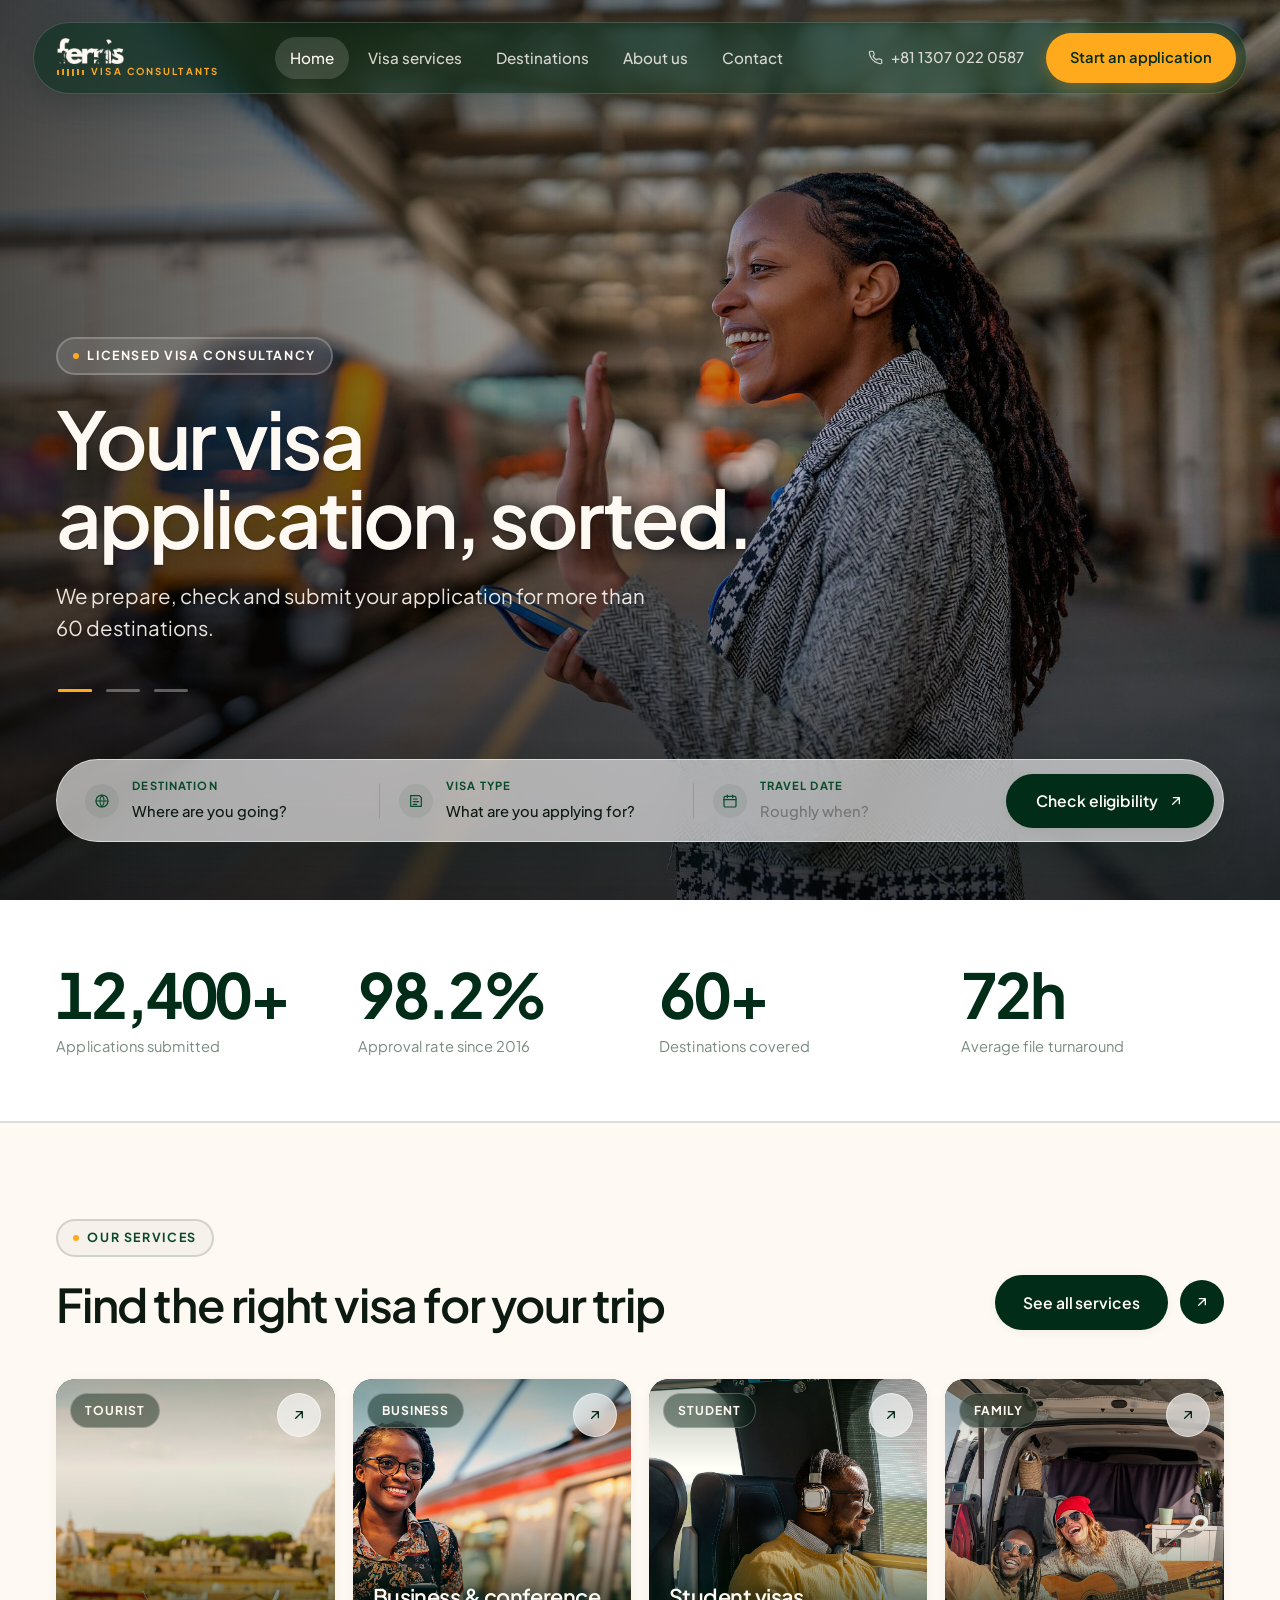
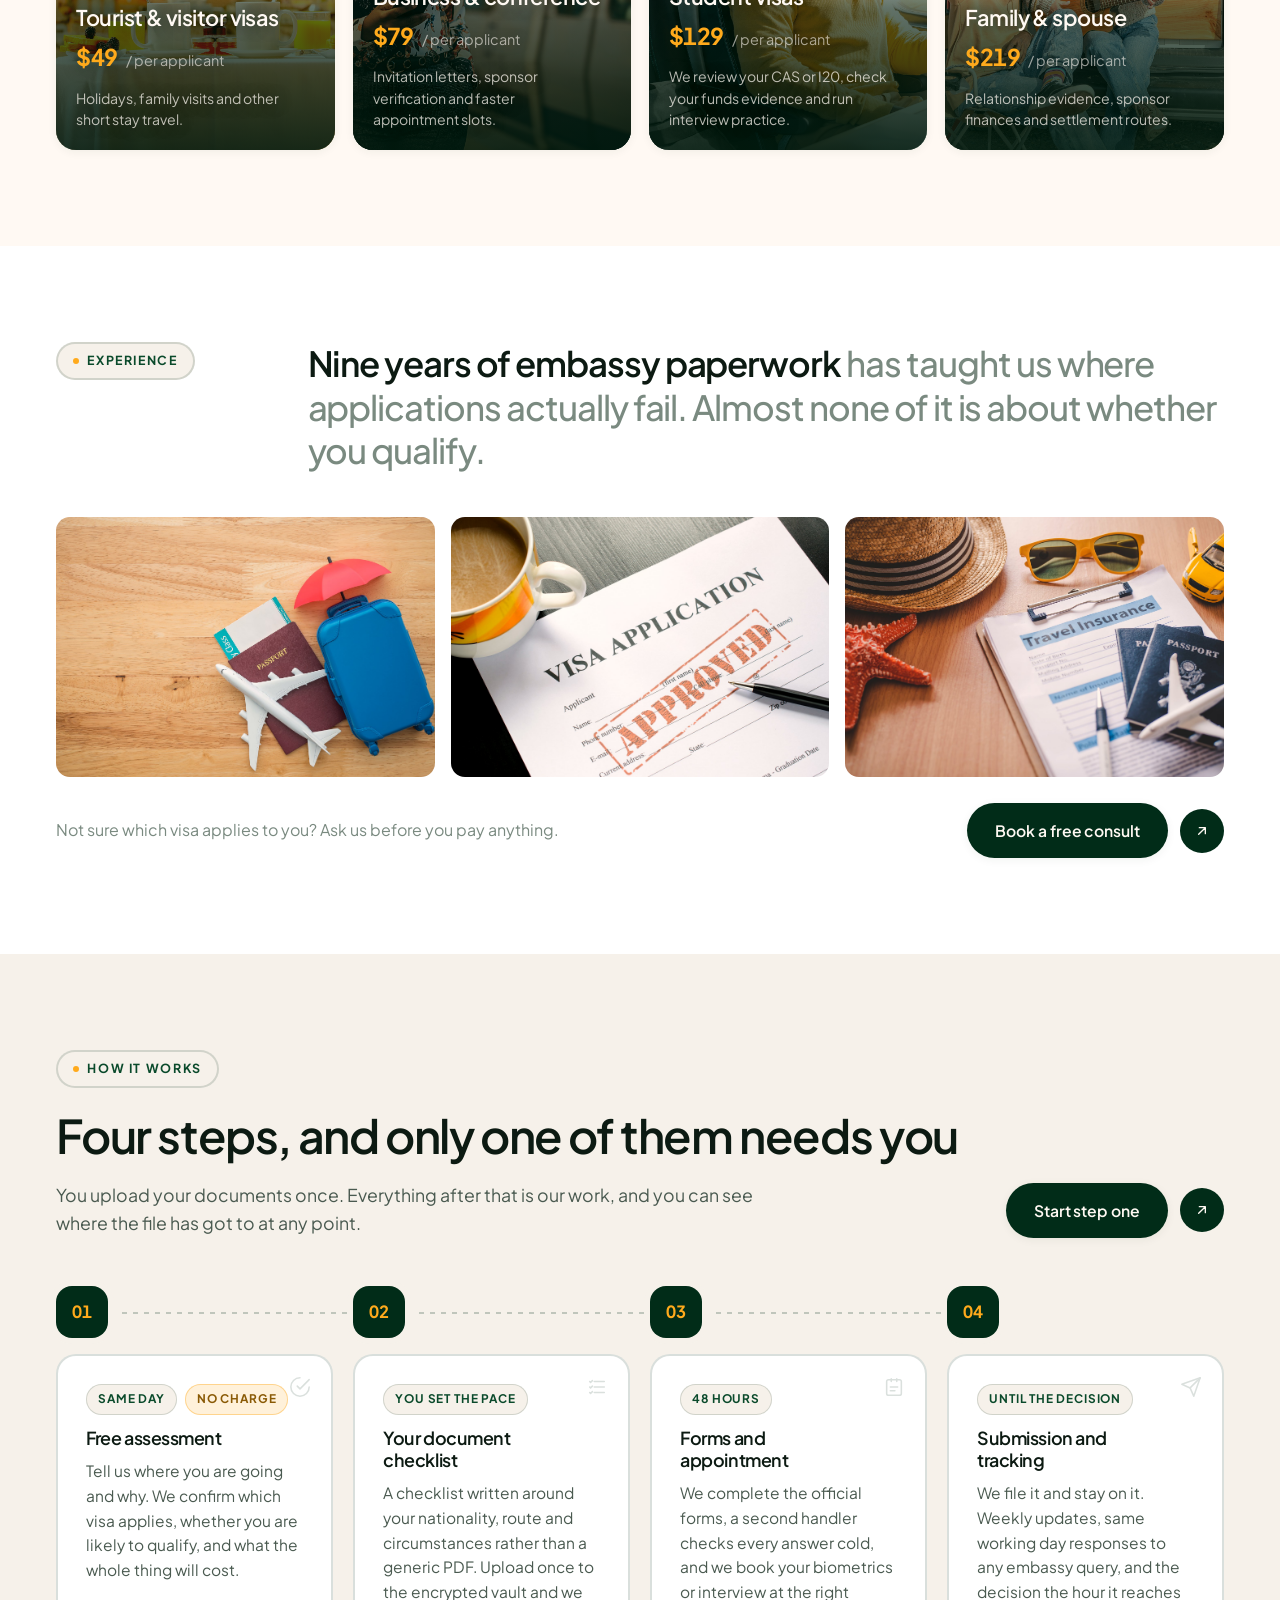
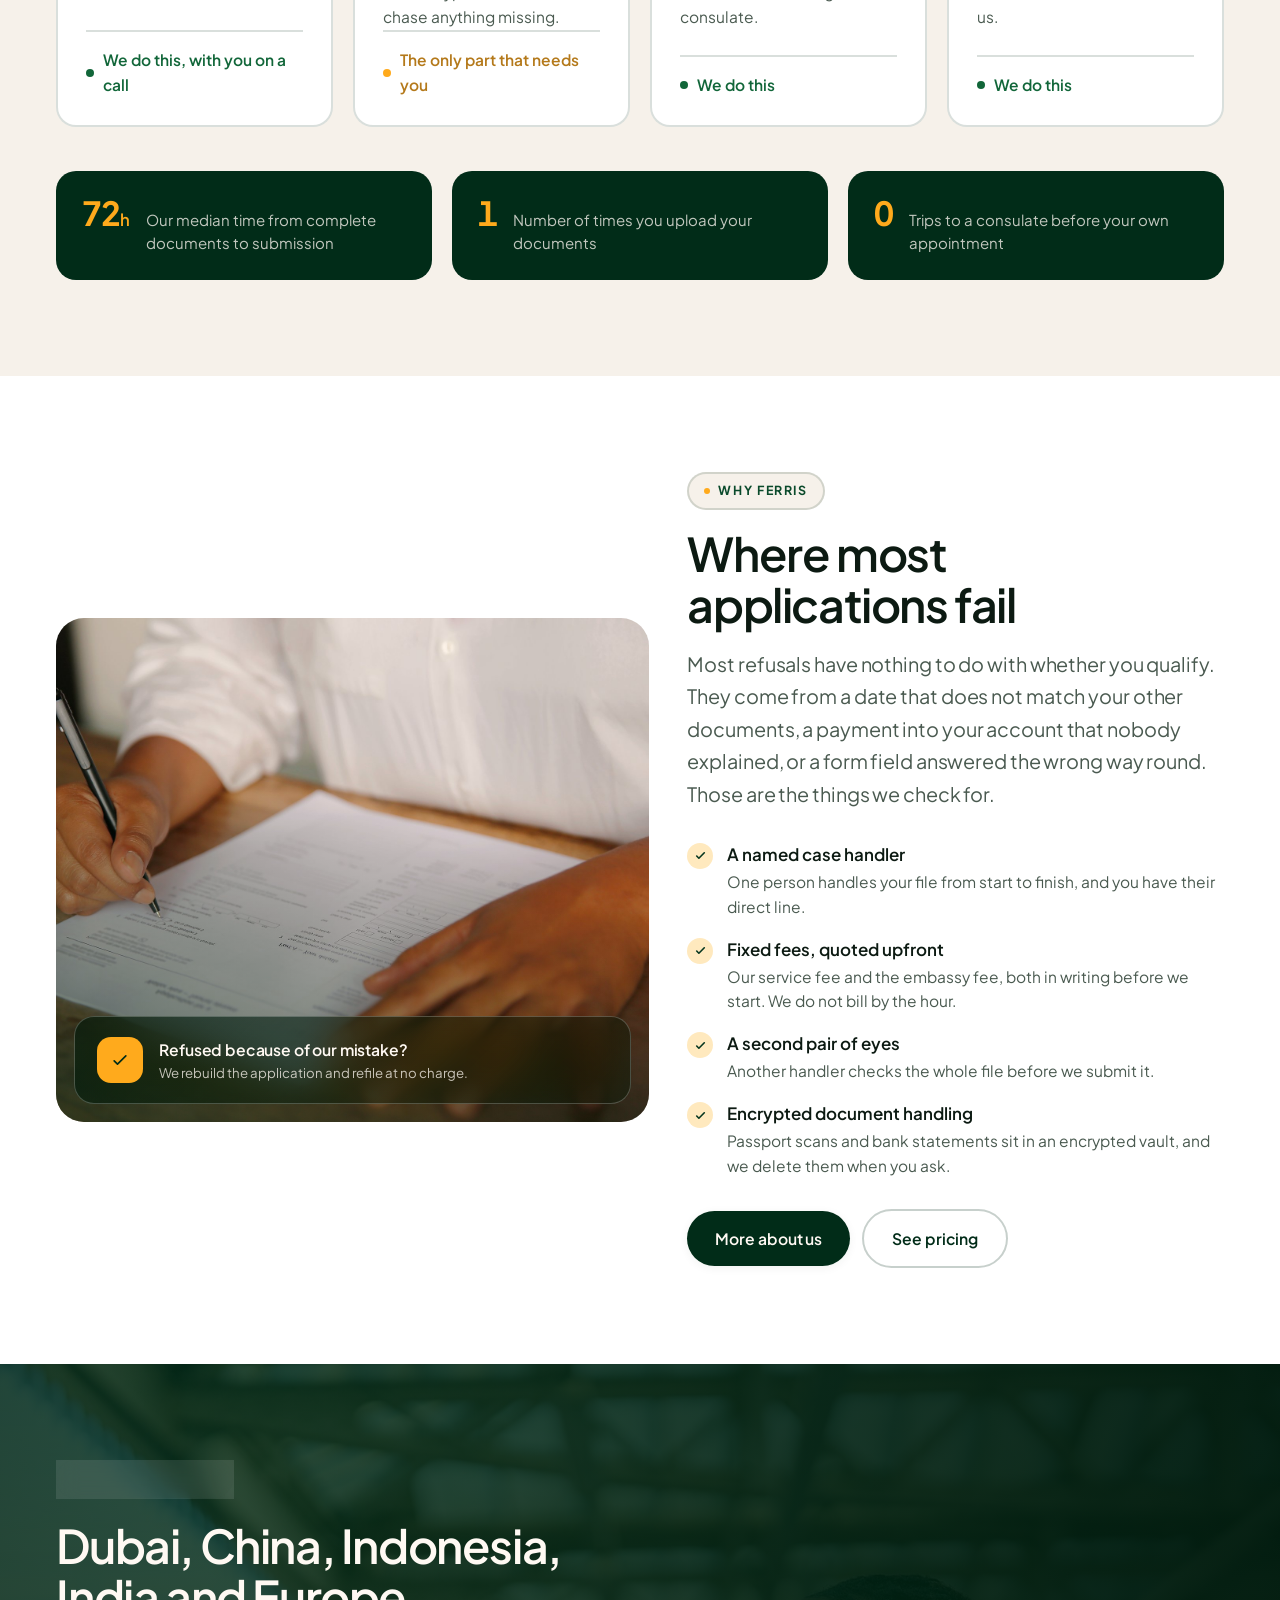
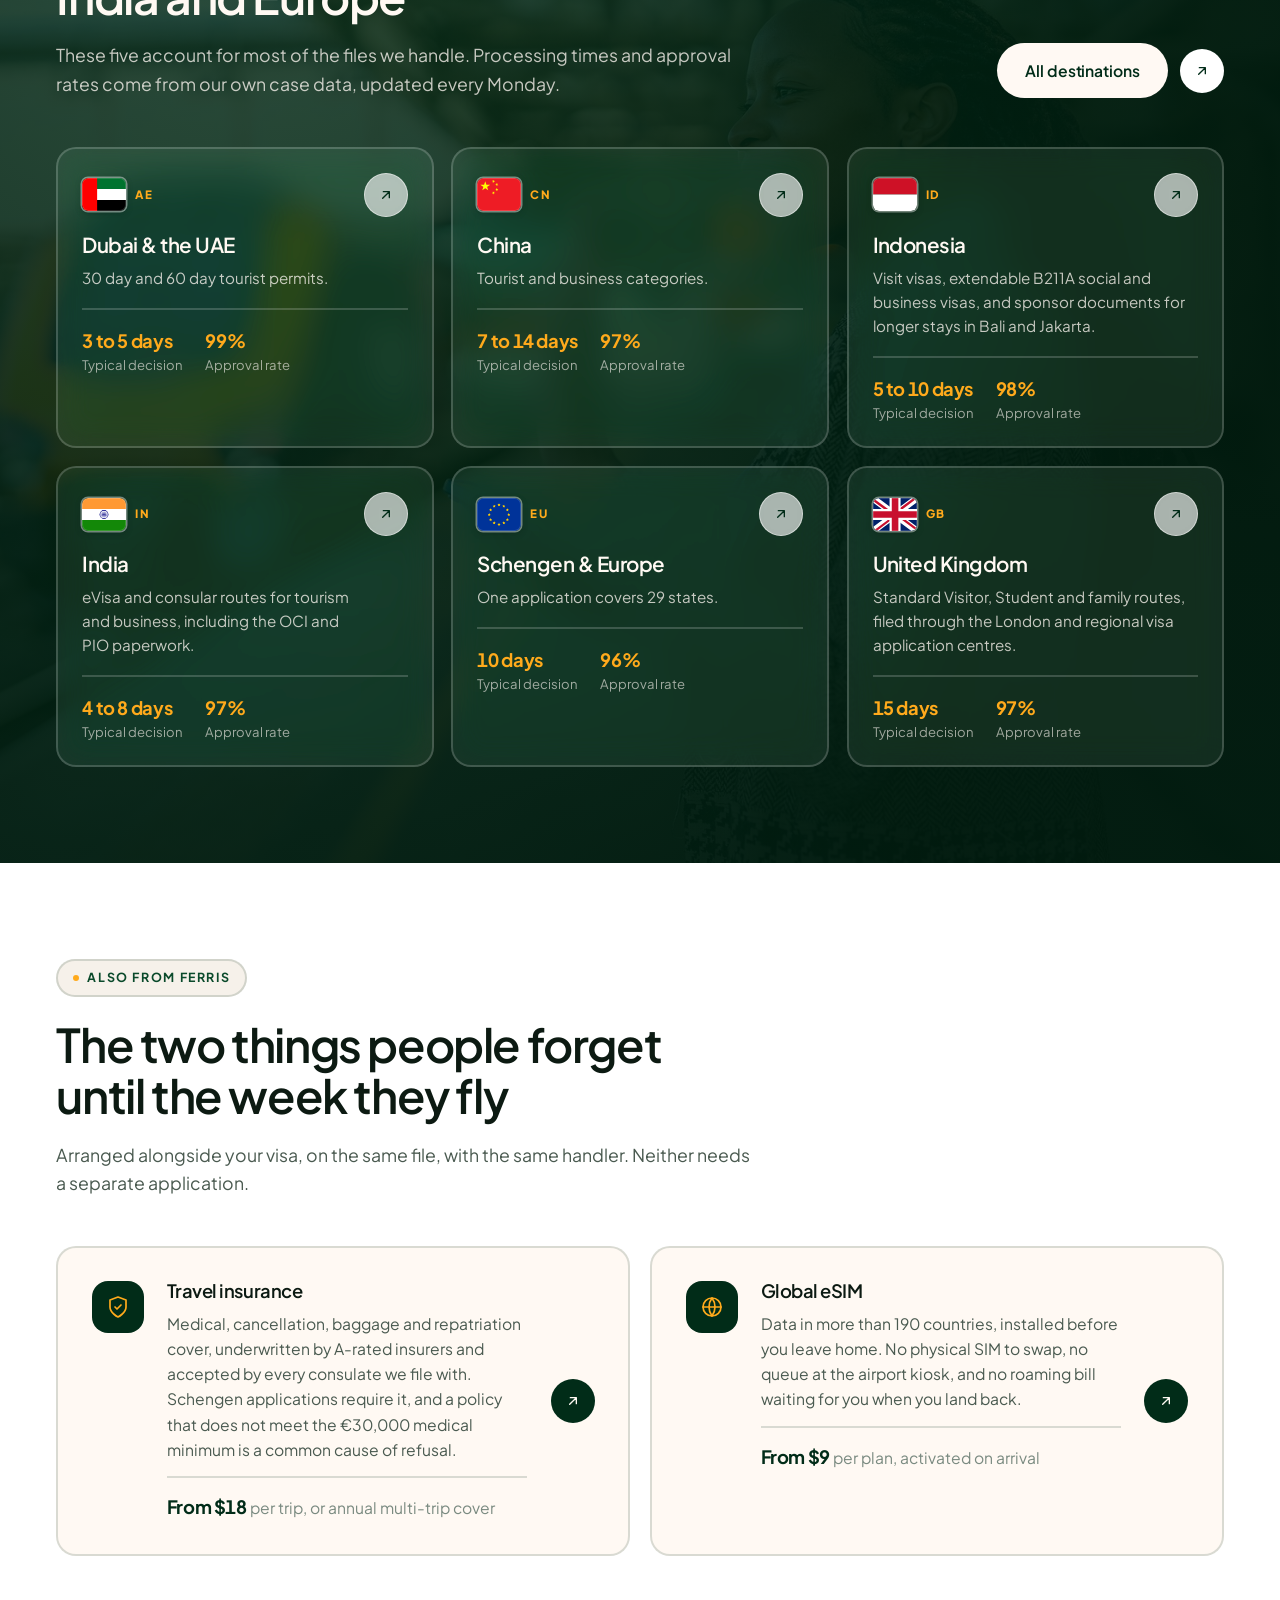
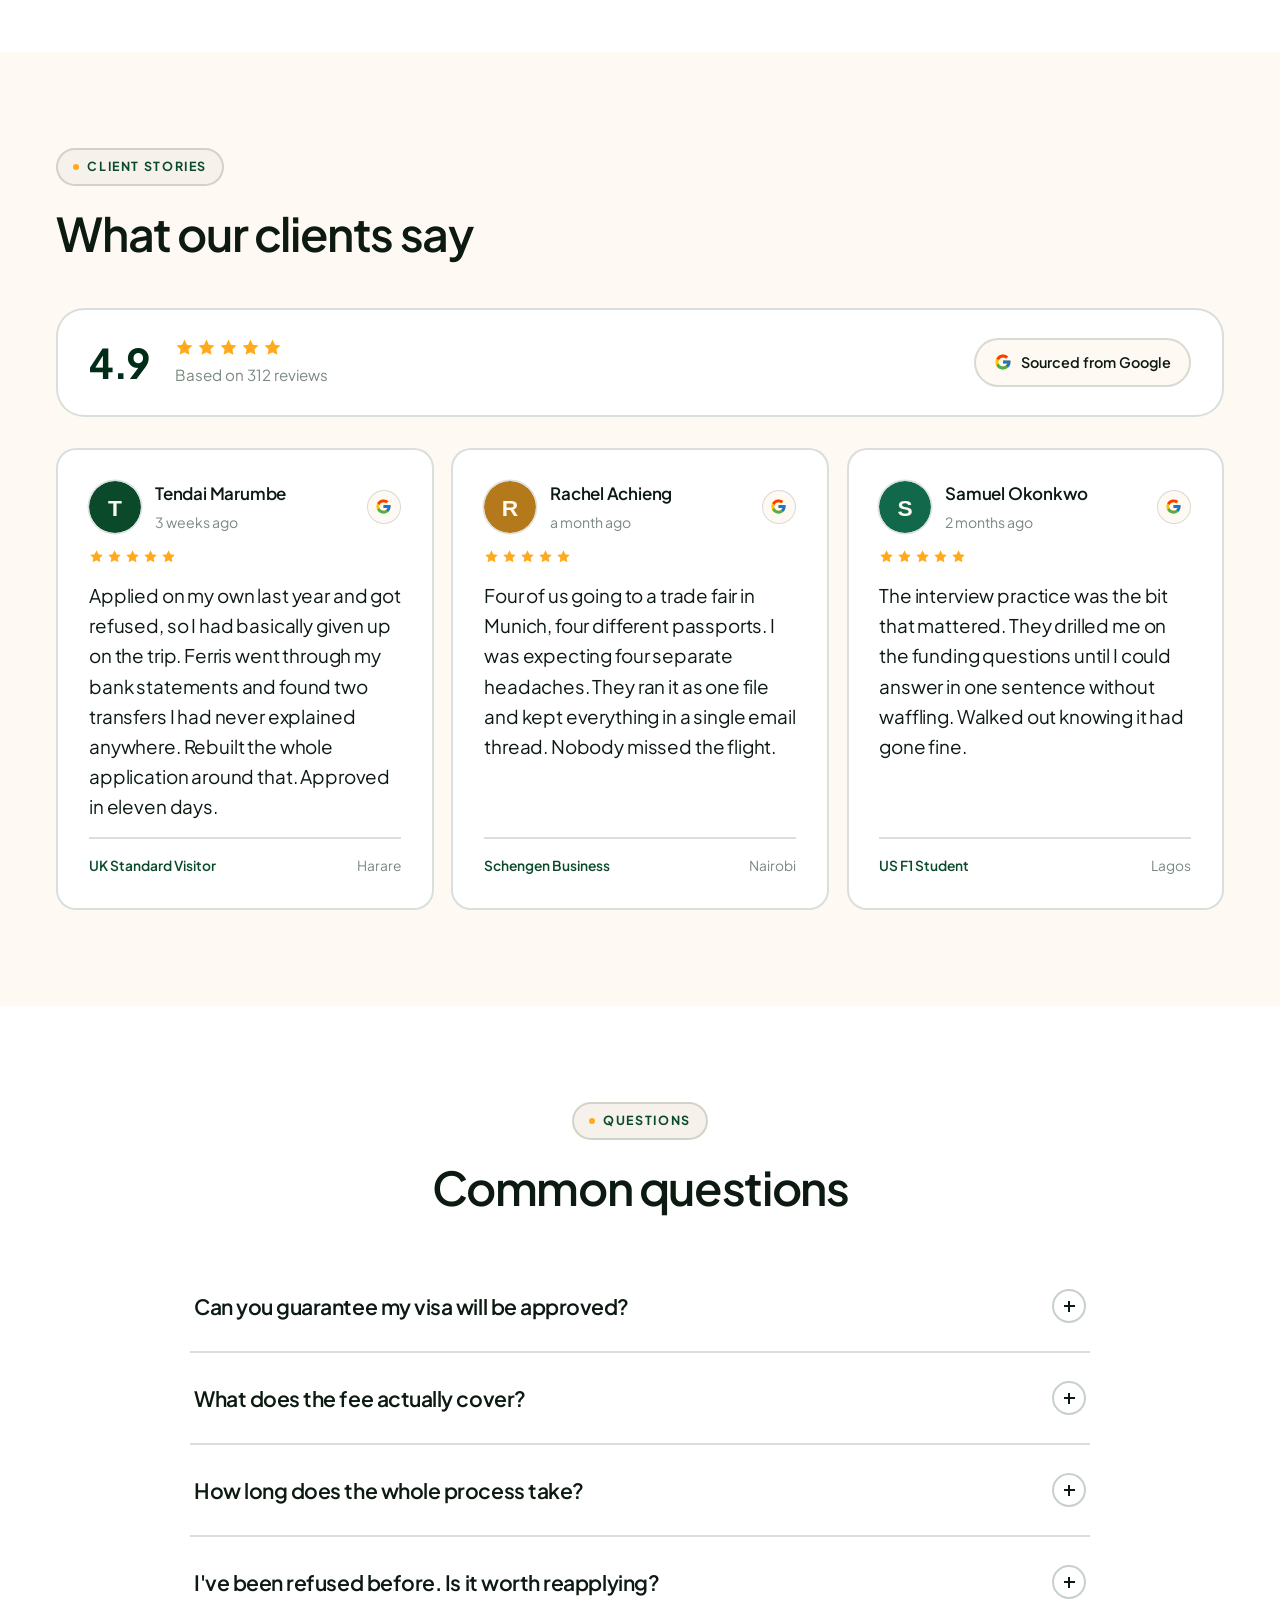
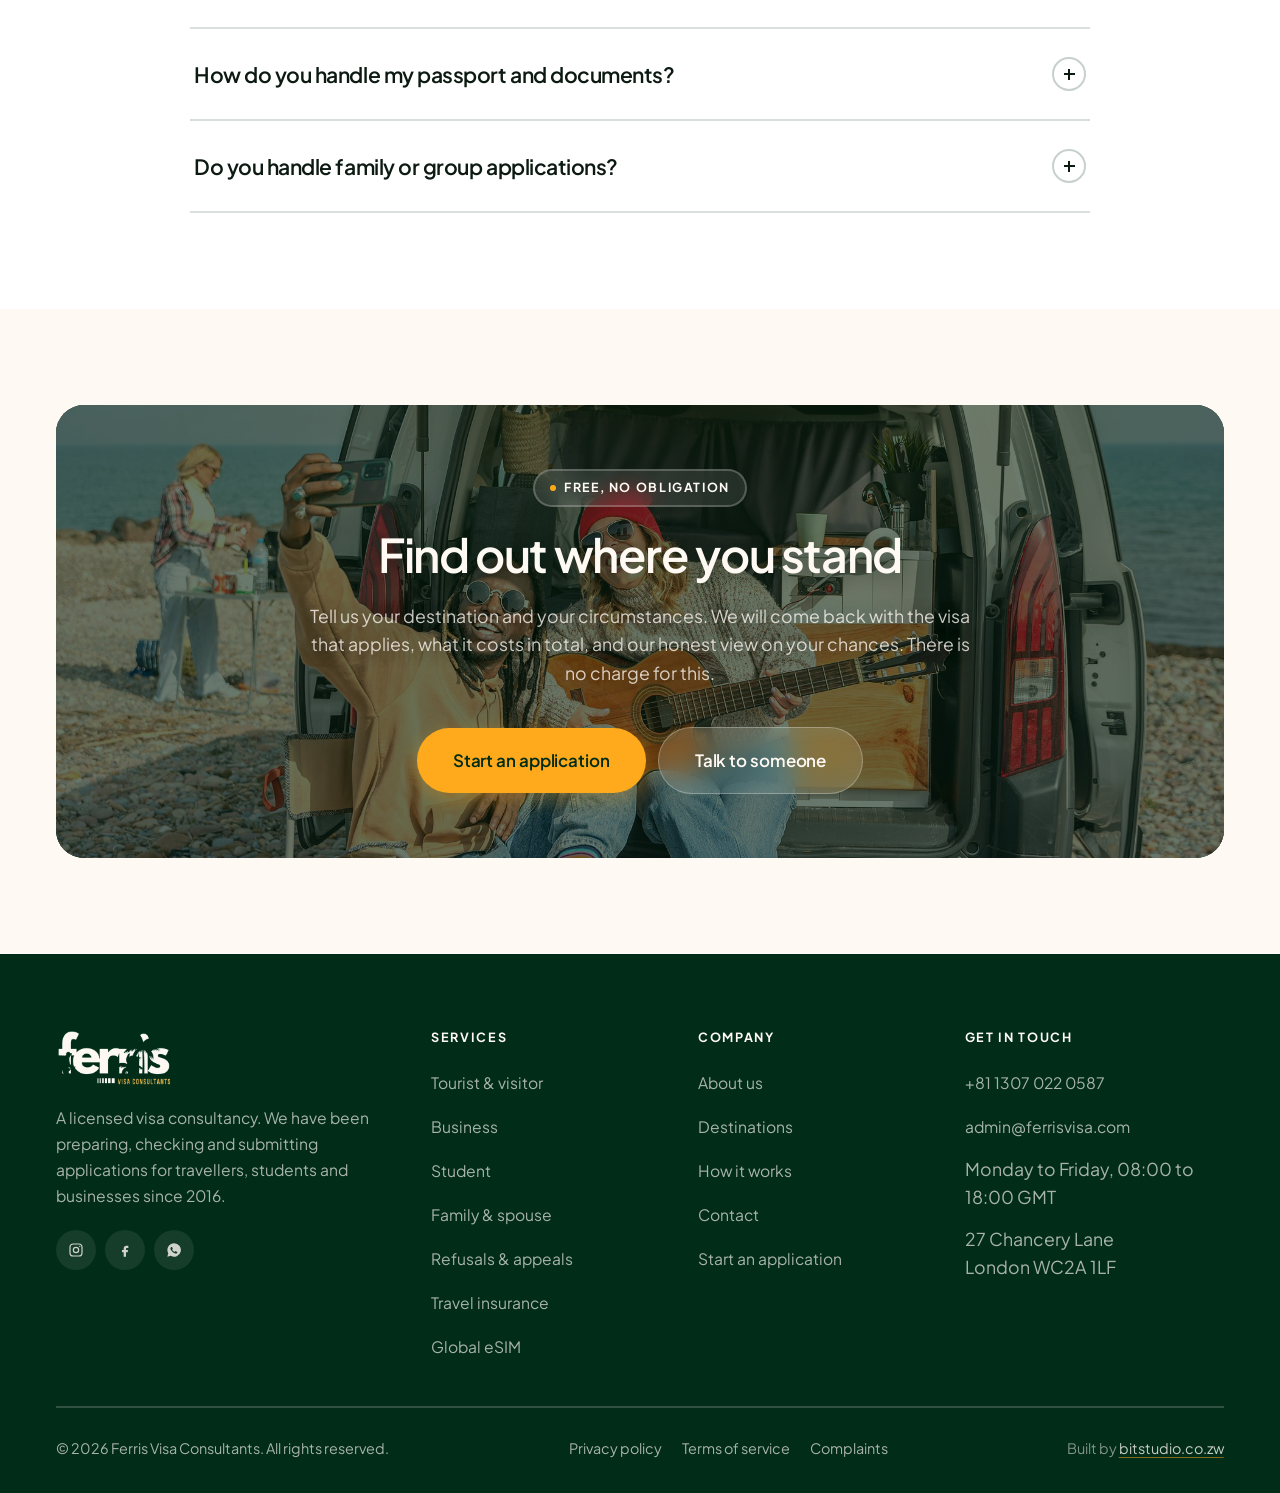
<file: index.html>
<!DOCTYPE html>
<html lang="en" class="no-js">
<head>
<meta charset="utf-8">
<meta name="viewport" content="width=device-width, initial-scale=1">
<title>Ferris Visa Consultants | Visa Services for 60+ Countries</title>
<meta name="description" content="Ferris Visa Consultants prepares, checks and submits visa applications for more than 60 destinations. Fixed fees quoted upfront and a named case handler on every file.">
<link rel="icon" href="assets/favicon.svg?v=14e6acf57c" type="image/svg+xml">
<link rel="preconnect" href="https://fonts.googleapis.com">
<link rel="preconnect" href="https://fonts.gstatic.com" crossorigin>
<link rel="stylesheet" href="assets/css/flags.css?v=064134d4d3">
<link rel="stylesheet" href="assets/css/styles.css?v=221f9d4876">
<script>document.documentElement.classList.remove('no-js')</script>
</head>
<body>

<!-- ===================== NAV ===================== -->
<div class="nav-wrap">
  <header class="nav">
    <a class="nav-logo" href="index.html" aria-label="Ferris Visa Consultants home">
      <img src="assets/logos/wordmark-cream.png?v=b342797add" alt="Ferris">
      <span class="nav-logo-sub" aria-hidden="true"><span class="bars"><span></span><span></span><span></span><span></span><span></span><span></span></span>Visa Consultants</span>
    </a>

    <nav class="nav-links" aria-label="Primary">
      <a href="index.html" class="is-active">Home</a>
      <a href="services.html">Visa services</a>
      <a href="destinations.html">Destinations</a>
      <a href="about.html">About us</a>
      <a href="contact.html">Contact</a>
    </nav>

    <div class="nav-actions">
      <a class="nav-phone" href="tel:+8113070220587">
        <svg viewBox="0 0 24 24" fill="none" stroke="currentColor" stroke-width="1.8" stroke-linecap="round" stroke-linejoin="round"><path d="M22 16.9v3a2 2 0 0 1-2.2 2 19.8 19.8 0 0 1-8.6-3.1 19.5 19.5 0 0 1-6-6A19.8 19.8 0 0 1 2.1 4.2 2 2 0 0 1 4.1 2h3a2 2 0 0 1 2 1.7c.1 1 .4 1.9.7 2.8a2 2 0 0 1-.5 2.1L8.1 9.9a16 16 0 0 0 6 6l1.3-1.2a2 2 0 0 1 2.1-.5c.9.3 1.8.6 2.8.7a2 2 0 0 1 1.7 2Z"/></svg>
        +81 1307 022 0587
      </a>
      <a class="btn btn--amber" href="apply.html"><span class="btn-label">Start an application</span><span class="btn-label-short">Apply</span></a>
      <button class="nav-toggle" type="button" aria-label="Open menu" aria-expanded="false"><span></span></button>
    </div>
  </header>
</div>

<div class="shell">
<main class="sheet">

  <!-- ===================== HERO ===================== -->
  <section class="hero">
    <div class="hero-media" data-hero-media>
      <div class="hero-slide is-active" data-slide="0">
        <img src="assets/img/station-wave.jpg?v=1b667bf76f" srcset="assets/img/station-wave-1024.jpg?v=85c663ff32 1024w, assets/img/station-wave.jpg?v=1b667bf76f 1920w, assets/img/station-wave-2560.jpg?v=97bb0cf898 2560w" sizes="100vw" alt="A traveller waving as her train arrives at the platform" fetchpriority="high">
      </div>
      <div class="hero-slide" data-slide="1">
        <img src="assets/img/rome-breakfast.jpg?v=0bd8b9710e" srcset="assets/img/rome-breakfast-1024.jpg?v=76c9dccfa4 1024w, assets/img/rome-breakfast.jpg?v=0bd8b9710e 1920w, assets/img/rome-breakfast-2560.jpg?v=676f16e5f8 2560w" sizes="100vw" alt="Breakfast on a rooftop terrace overlooking the domes of Rome" loading="lazy">
      </div>
      <div class="hero-slide" data-slide="2">
        <img src="assets/img/visa-approved.jpg?v=fbbf1ec698" srcset="assets/img/visa-approved-1024.jpg?v=42f09af5d0 1024w, assets/img/visa-approved.jpg?v=fbbf1ec698 1920w, assets/img/visa-approved-2560.jpg?v=95a2a26a79 2560w" sizes="100vw" alt="A visa application form stamped approved" loading="lazy">
      </div>
    </div>

    <div class="hero-inner">
      <div class="hero-copy-stack" data-hero-copy>
        <div class="hero-copy is-active" data-slide="0">
          <span class="eyebrow eyebrow--onDark"><i></i>Licensed visa consultancy</span>
          <h1 class="h-display">Your visa application, sorted.</h1>
          <p>We prepare, check and submit your application for more than 60 destinations.</p>
        </div>
        <div class="hero-copy" data-slide="1" aria-hidden="true">
          <span class="eyebrow eyebrow--onDark"><i></i>More than 60 destinations</span>
          <p class="h-display" role="heading" aria-level="1">Wherever you are going.</p>
          <p>Dubai, China, Indonesia, India and the Schengen Area are what we file most, and we know those consulates well.</p>
        </div>
        <div class="hero-copy" data-slide="2" aria-hidden="true">
          <span class="eyebrow eyebrow--onDark"><i></i>98.2% approved since 2016</span>
          <p class="h-display" role="heading" aria-level="1">Refused before? Start again properly.</p>
          <p>A third of the cases we take on have a previous refusal behind them. We find the ground that was cited and rebuild the file around it.</p>
        </div>
      </div>

      <div class="hero-dots" role="tablist" aria-label="Hero slides">
          <button class="hero-dot is-active" type="button" data-goto="0" aria-current="true" aria-label="Slide 1: Your visa application, sorted."><span></span></button>
          <button class="hero-dot" type="button" data-goto="1" aria-label="Slide 2: Wherever you are going."><span></span></button>
          <button class="hero-dot" type="button" data-goto="2" aria-label="Slide 3: Refused before? Start again properly."><span></span></button>
      </div>

      <!-- glass eligibility finder -->
      <form class="finder" data-finder>
        <div class="finder-field">
          <span class="finder-ic" aria-hidden="true" data-flag-target="destination">
            <svg viewBox="0 0 24 24" fill="none" stroke="currentColor" stroke-width="1.8" stroke-linecap="round" stroke-linejoin="round"><circle cx="12" cy="12" r="9"/><path d="M3 12h18M12 3a15 15 0 0 1 0 18 15 15 0 0 1 0-18Z"/></svg>
          </span>
          <span class="finder-body">
            <label for="f-dest">Destination</label>
            <select id="f-dest" name="destination" data-flag-select="destination">
              <option value="">Where are you going?</option>
              <option value="uae">Dubai &amp; the UAE</option>
              <option value="china">China</option>
              <option value="indonesia">Indonesia</option>
              <option value="india">India</option>
              <option value="schengen">Schengen Area / Europe</option>
              <option value="uk">United Kingdom</option>
              <option value="usa">United States</option>
              <option value="canada">Canada</option>
              <option value="australia">Australia</option>
              <option value="japan">Japan</option>
              <option value="other">Somewhere else</option>
            </select>
          </span>
        </div>

        <div class="finder-field">
          <span class="finder-ic" aria-hidden="true">
            <svg viewBox="0 0 24 24" fill="none" stroke="currentColor" stroke-width="1.8" stroke-linecap="round" stroke-linejoin="round"><path d="M4 4h13l3 3v13H4z"/><path d="M8 9h6M8 13h8M8 17h5"/></svg>
          </span>
          <span class="finder-body">
            <label for="f-type">Visa type</label>
            <select id="f-type" name="visaType">
              <option value="">What are you applying for?</option>
              <option value="tourist">Tourist / visitor</option>
              <option value="business">Business</option>
              <option value="student">Student</option>
              <option value="family">Family &amp; spouse</option>
              <option value="transit">Transit</option>
            </select>
          </span>
        </div>

        <div class="finder-field">
          <span class="finder-ic" aria-hidden="true">
            <svg viewBox="0 0 24 24" fill="none" stroke="currentColor" stroke-width="1.8" stroke-linecap="round" stroke-linejoin="round"><rect x="3" y="5" width="18" height="16" rx="2"/><path d="M3 10h18M8 3v4M16 3v4"/></svg>
          </span>
          <span class="finder-body">
            <label for="f-date">Travel date</label>
            <input id="f-date" name="travelDate" type="text" placeholder="Roughly when?" onfocus="this.type='date'" onblur="if(!this.value)this.type='text'">
          </span>
        </div>

        <div class="finder-go">
          <button class="btn btn--primary" type="submit">
            Check eligibility
            <svg viewBox="0 0 24 24" width="16" height="16" fill="none" stroke="currentColor" stroke-width="2" stroke-linecap="round" stroke-linejoin="round"><path d="M7 17 17 7M8 7h9v9"/></svg>
          </button>
        </div>
      </form>
    </div>
  </section>

  <!-- ===================== TRUST STRIP ===================== -->
  <section class="trust">
    <div class="trust-grid">
      <div class="trust-item reveal"><b><span data-count="12400" data-suffix="+">12,400+</span></b><span>Applications submitted</span></div>
      <div class="trust-item reveal" data-d="1"><b><span data-count="98.2" data-suffix="%">98.2%</span></b><span>Approval rate since 2016</span></div>
      <div class="trust-item reveal" data-d="2"><b><span data-count="60" data-suffix="+">60+</span></b><span>Destinations covered</span></div>
      <div class="trust-item reveal" data-d="3"><b><span data-count="72" data-suffix="h">72h</span></b><span>Average file turnaround</span></div>
    </div>
  </section>

  <!-- ===================== SERVICES CARDS ===================== -->
  <section class="section section--cream" id="services">
    <div class="section-head reveal">
      <div>
        <span class="eyebrow"><i></i>Our services</span>
        <h2 class="h2">Find the right visa for your trip</h2>
      </div>
      <div class="btn-pair">
        <a class="btn btn--primary" href="services.html">See all services</a>
        <a class="arrow-btn" href="services.html" aria-label="All visa services">
          <svg viewBox="0 0 24 24" fill="none" stroke="currentColor" stroke-width="2" stroke-linecap="round" stroke-linejoin="round"><path d="M7 17 17 7M8 7h9v9"/></svg>
        </a>
      </div>
    </div>

    <div class="cards">
      <a class="card reveal" href="services.html#tourist">
        <img src="assets/img/rome-breakfast.jpg?v=0bd8b9710e" alt="Breakfast on a rooftop overlooking Rome">
        <div class="card-top">
          <span class="card-tag">Tourist</span>
          <span class="arrow-btn arrow-btn--glass" aria-hidden="true">
            <svg viewBox="0 0 24 24" fill="none" stroke="currentColor" stroke-width="2" stroke-linecap="round" stroke-linejoin="round"><path d="M7 17 17 7M8 7h9v9"/></svg>
          </span>
        </div>
        <div class="card-body">
          <h3>Tourist &amp; visitor visas</h3>
          <p class="card-meta"><b>$49</b><em>/ per applicant</em></p>
          <p class="card-note">Holidays, family visits and other short stay travel.</p>
        </div>
      </a>

      <a class="card reveal" data-d="1" href="services.html#business">
        <img src="assets/img/traveller-platform.jpg?v=0cf1abdc5f" alt="A business traveller with her phone on a train platform">
        <div class="card-top">
          <span class="card-tag">Business</span>
          <span class="arrow-btn arrow-btn--glass" aria-hidden="true">
            <svg viewBox="0 0 24 24" fill="none" stroke="currentColor" stroke-width="2" stroke-linecap="round" stroke-linejoin="round"><path d="M7 17 17 7M8 7h9v9"/></svg>
          </span>
        </div>
        <div class="card-body">
          <h3>Business &amp; conference</h3>
          <p class="card-meta"><b>$79</b><em>/ per applicant</em></p>
          <p class="card-note">Invitation letters, sponsor verification and faster appointment slots.</p>
        </div>
      </a>

      <a class="card reveal" data-d="2" href="services.html#student">
        <img src="assets/img/train-window.jpg?v=54af011929" alt="A young man travelling by train with headphones and a coffee">
        <div class="card-top">
          <span class="card-tag">Student</span>
          <span class="arrow-btn arrow-btn--glass" aria-hidden="true">
            <svg viewBox="0 0 24 24" fill="none" stroke="currentColor" stroke-width="2" stroke-linecap="round" stroke-linejoin="round"><path d="M7 17 17 7M8 7h9v9"/></svg>
          </span>
        </div>
        <div class="card-body">
          <h3>Student visas</h3>
          <p class="card-meta"><b>$129</b><em>/ per applicant</em></p>
          <p class="card-note">We review your CAS or I20, check your funds evidence and run interview practice.</p>
        </div>
      </a>

      <a class="card reveal" data-d="3" href="services.html#family">
        <img src="assets/img/road-trip.jpg?v=efec70d7d8" alt="Two friends laughing together on a coastal road trip">
        <div class="card-top">
          <span class="card-tag">Family</span>
          <span class="arrow-btn arrow-btn--glass" aria-hidden="true">
            <svg viewBox="0 0 24 24" fill="none" stroke="currentColor" stroke-width="2" stroke-linecap="round" stroke-linejoin="round"><path d="M7 17 17 7M8 7h9v9"/></svg>
          </span>
        </div>
        <div class="card-body">
          <h3>Family &amp; spouse</h3>
          <p class="card-meta"><b>$219</b><em>/ per applicant</em></p>
          <p class="card-note">Relationship evidence, sponsor finances and settlement routes.</p>
        </div>
      </a>
    </div>
  </section>

  <!-- ===================== EDITORIAL / EXPERIENCE ===================== -->
  <section class="section section--white">
    <div class="editorial-grid reveal">
      <div><span class="eyebrow"><i></i>Experience</span></div>
      <div>
        <p class="editorial-text"><strong>Nine years of embassy paperwork</strong> has taught us where applications actually fail. Almost none of it is about whether you qualify.</p>
      </div>
    </div>

    <div class="strip reveal" data-d="1">
      <figure><img src="assets/img/insurance.jpg?v=4c5b936f19" alt="A passport, boarding pass and suitcase sheltered under a small umbrella"></figure>
      <figure><img src="assets/img/visa-approved.jpg?v=fbbf1ec698" alt="A visa application form stamped approved"></figure>
      <figure><img src="assets/img/travel-desk.jpg?v=c43e7cf2e7" alt="Passports, travel insurance forms and holiday accessories on a desk"></figure>
    </div>

    <div class="strip-foot reveal" data-d="2">
      <p>Not sure which visa applies to you? Ask us before you pay anything.</p>
      <div class="btn-pair">
        <a class="btn btn--primary" href="contact.html">Book a free consult</a>
        <a class="arrow-btn" href="contact.html" aria-label="Book a free consultation">
          <svg viewBox="0 0 24 24" fill="none" stroke="currentColor" stroke-width="2" stroke-linecap="round" stroke-linejoin="round"><path d="M7 17 17 7M8 7h9v9"/></svg>
        </a>
      </div>
    </div>
  </section>

  <!-- ===================== HOW IT WORKS ===================== -->
  <section class="section section--sand" id="process">
    <div class="section-head reveal">
      <div>
        <span class="eyebrow"><i></i>How it works</span>
        <h2 class="h2">Four steps, and only one of them needs you</h2>
        <p>You upload your documents once. Everything after that is our work, and you can see where the file has got to at any point.</p>
      </div>
      <div class="btn-pair">
        <a class="btn btn--primary" href="apply.html">Start step one</a>
        <a class="arrow-btn" href="apply.html" aria-label="Start step one">
          <svg viewBox="0 0 24 24" fill="none" stroke="currentColor" stroke-width="2" stroke-linecap="round" stroke-linejoin="round"><path d="M7 17 17 7M8 7h9v9"/></svg>
        </a>
      </div>
    </div>

    <ol class="process">
      <li class="process-step reveal">
        <div class="process-node" aria-hidden="true"><span>01</span></div>
        <div class="process-card">
          <svg class="process-icon" viewBox="0 0 24 24" fill="none" stroke="currentColor" stroke-width="1.7" stroke-linecap="round" stroke-linejoin="round" aria-hidden="true"><path d="M12 2a10 10 0 1 0 10 10"/><path d="M22 4 12 14.01l-3-3"/></svg>
          <div class="process-meta">
            <span class="process-when">Same day</span><span class="process-cost">No charge</span>
          </div>
          <h3>Free assessment</h3>
          <p>Tell us where you are going and why. We confirm which visa applies, whether you are likely to qualify, and what the whole thing will cost.</p>
          <p class="process-actor process-actor--us"><i aria-hidden="true"></i>We do this, with you on a call</p>
        </div>
      </li>
      <li class="process-step reveal" data-d="1">
        <div class="process-node" aria-hidden="true"><span>02</span></div>
        <div class="process-card">
          <svg class="process-icon" viewBox="0 0 24 24" fill="none" stroke="currentColor" stroke-width="1.7" stroke-linecap="round" stroke-linejoin="round" aria-hidden="true"><path d="M9 6h11M9 12h11M9 18h11"/><path d="m4 6 1 1 2-2M4 12l1 1 2-2M4 18l1 1 2-2"/></svg>
          <div class="process-meta">
            <span class="process-when">You set the pace</span>
          </div>
          <h3>Your document checklist</h3>
          <p>A checklist written around your nationality, route and circumstances rather than a generic PDF. Upload once to the encrypted vault and we chase anything missing.</p>
          <p class="process-actor process-actor--you"><i aria-hidden="true"></i>The only part that needs you</p>
        </div>
      </li>
      <li class="process-step reveal" data-d="2">
        <div class="process-node" aria-hidden="true"><span>03</span></div>
        <div class="process-card">
          <svg class="process-icon" viewBox="0 0 24 24" fill="none" stroke="currentColor" stroke-width="1.7" stroke-linecap="round" stroke-linejoin="round" aria-hidden="true"><rect x="4" y="4" width="16" height="17" rx="2"/><path d="M9 3v3M15 3v3M8 12h8M8 16h5"/></svg>
          <div class="process-meta">
            <span class="process-when">48 hours</span>
          </div>
          <h3>Forms and appointment</h3>
          <p>We complete the official forms, a second handler checks every answer cold, and we book your biometrics or interview at the right consulate.</p>
          <p class="process-actor process-actor--us"><i aria-hidden="true"></i>We do this</p>
        </div>
      </li>
      <li class="process-step reveal" data-d="3">
        <div class="process-node" aria-hidden="true"><span>04</span></div>
        <div class="process-card">
          <svg class="process-icon" viewBox="0 0 24 24" fill="none" stroke="currentColor" stroke-width="1.7" stroke-linecap="round" stroke-linejoin="round" aria-hidden="true"><path d="M22 2 11 13"/><path d="M22 2 15 22l-4-9-9-4z"/></svg>
          <div class="process-meta">
            <span class="process-when">Until the decision</span>
          </div>
          <h3>Submission and tracking</h3>
          <p>We file it and stay on it. Weekly updates, same working day responses to any embassy query, and the decision the hour it reaches us.</p>
          <p class="process-actor process-actor--us"><i aria-hidden="true"></i>We do this</p>
        </div>
      </li>
    </ol>

    <div class="process-facts">
        <div class="process-fact reveal">
          <b>72<span>h</span></b>
          <span>Our median time from complete documents to submission</span>
        </div>
        <div class="process-fact reveal" data-d="1">
          <b>1</b>
          <span>Number of times you upload your documents</span>
        </div>
        <div class="process-fact reveal" data-d="2">
          <b>0</b>
          <span>Trips to a consulate before your own appointment</span>
        </div>
    </div>
  </section>

  <!-- ===================== SPLIT FEATURE ===================== -->
  <section class="section section--white">
    <div class="split">
      <div class="split-media reveal">
        <img src="assets/img/paperwork.jpg?v=b4786d3d17" alt="Hands filling in an official application form at a desk">
        <div class="floating-glass">
          <span class="fg-ic" aria-hidden="true">
            <svg viewBox="0 0 24 24" fill="none" stroke="currentColor" stroke-width="2" stroke-linecap="round" stroke-linejoin="round"><path d="m5 13 4 4L19 7"/></svg>
          </span>
          <span>
            <b>Refused because of our mistake?</b>
            <span>We rebuild the application and refile at no charge.</span>
          </span>
        </div>
      </div>

      <div class="reveal" data-d="1">
        <span class="eyebrow"><i></i>Why Ferris</span>
        <h2 class="h2 u-mt-s">Where most applications fail</h2>
        <p class="lead u-mt-s">Most refusals have nothing to do with whether you qualify. They come from a date that does not match your other documents, a payment into your account that nobody explained, or a form field answered the wrong way round. Those are the things we check for.</p>

        <ul class="feature-list">
          <li>
            <span class="fl-ic" aria-hidden="true"><svg viewBox="0 0 24 24" fill="none" stroke="currentColor" stroke-width="3" stroke-linecap="round" stroke-linejoin="round"><path d="m5 13 4 4L19 7"/></svg></span>
            <div><b>A named case handler</b><p>One person handles your file from start to finish, and you have their direct line.</p></div>
          </li>
          <li>
            <span class="fl-ic" aria-hidden="true"><svg viewBox="0 0 24 24" fill="none" stroke="currentColor" stroke-width="3" stroke-linecap="round" stroke-linejoin="round"><path d="m5 13 4 4L19 7"/></svg></span>
            <div><b>Fixed fees, quoted upfront</b><p>Our service fee and the embassy fee, both in writing before we start. We do not bill by the hour.</p></div>
          </li>
          <li>
            <span class="fl-ic" aria-hidden="true"><svg viewBox="0 0 24 24" fill="none" stroke="currentColor" stroke-width="3" stroke-linecap="round" stroke-linejoin="round"><path d="m5 13 4 4L19 7"/></svg></span>
            <div><b>A second pair of eyes</b><p>Another handler checks the whole file before we submit it.</p></div>
          </li>
          <li>
            <span class="fl-ic" aria-hidden="true"><svg viewBox="0 0 24 24" fill="none" stroke="currentColor" stroke-width="3" stroke-linecap="round" stroke-linejoin="round"><path d="m5 13 4 4L19 7"/></svg></span>
            <div><b>Encrypted document handling</b><p>Passport scans and bank statements sit in an encrypted vault, and we delete them when you ask.</p></div>
          </li>
        </ul>

        <div class="btn-pair u-mt-m">
          <a class="btn btn--primary" href="about.html">More about us</a>
          <a class="btn btn--ghost" href="services.html">See pricing</a>
        </div>
      </div>
    </div>
  </section>

  <!-- ===================== DESTINATIONS BAND ===================== -->
  <section class="section band" id="destinations">
    <div class="band-bg" aria-hidden="true"><img src="assets/img/station-wave.jpg?v=1b667bf76f" alt=""></div>
    <div class="band-inner">
      <div class="section-head reveal">
        <div>
          <span class="eyebrow eyebrow--onDark"><i></i>Where we work</span>
          <h2 class="h2">Dubai, China, Indonesia,<br>India and Europe</h2>
          <p>These five account for most of the files we handle. Processing times and approval rates come from our own case data, updated every Monday.</p>
        </div>
        <div class="btn-pair">
          <a class="btn btn--onDark" href="destinations.html">All destinations</a>
          <a class="arrow-btn arrow-btn--light" href="destinations.html" aria-label="All destinations">
            <svg viewBox="0 0 24 24" fill="none" stroke="currentColor" stroke-width="2" stroke-linecap="round" stroke-linejoin="round"><path d="M7 17 17 7M8 7h9v9"/></svg>
          </a>
        </div>
      </div>

      <div class="tiles">
        <a class="tile reveal" href="destinations.html#uae" data-country="ae">
          <div class="tile-head"><span class="flag-chip flag-chip--onDark"><span class="flag-frame flag-frame--onDark flag-frame--lg"><img class="flag" src="assets/flags/4x3/ae.svg?v=6553ccb111" alt="Flag of Dubai &amp; the UAE" width="40" height="30" loading="lazy" decoding="async"></span><span class="code">AE</span></span>
            <span class="arrow-btn arrow-btn--glass" aria-hidden="true"><svg viewBox="0 0 24 24" fill="none" stroke="currentColor" stroke-width="2" stroke-linecap="round" stroke-linejoin="round"><path d="M7 17 17 7M8 7h9v9"/></svg></span>
          </div>
          <h3>Dubai &amp; the UAE</h3>
          <p>30 day and 60 day tourist permits.</p>
          <div class="tile-foot"><div><b>3 to 5 days</b>Typical decision</div><div><b>99%</b>Approval rate</div></div>
        </a>

        <a class="tile reveal" data-d="1" href="destinations.html#china" data-country="cn">
          <div class="tile-head"><span class="flag-chip flag-chip--onDark"><span class="flag-frame flag-frame--onDark flag-frame--lg"><img class="flag" src="assets/flags/4x3/cn.svg?v=0cbddbb82d" alt="Flag of China" width="40" height="30" loading="lazy" decoding="async"></span><span class="code">CN</span></span>
            <span class="arrow-btn arrow-btn--glass" aria-hidden="true"><svg viewBox="0 0 24 24" fill="none" stroke="currentColor" stroke-width="2" stroke-linecap="round" stroke-linejoin="round"><path d="M7 17 17 7M8 7h9v9"/></svg></span>
          </div>
          <h3>China</h3>
          <p>Tourist and business categories.</p>
          <div class="tile-foot"><div><b>7 to 14 days</b>Typical decision</div><div><b>97%</b>Approval rate</div></div>
        </a>

        <a class="tile reveal" data-d="2" href="destinations.html#indonesia" data-country="id">
          <div class="tile-head"><span class="flag-chip flag-chip--onDark"><span class="flag-frame flag-frame--onDark flag-frame--lg"><img class="flag" src="assets/flags/4x3/id.svg?v=70e68198dc" alt="Flag of Indonesia" width="40" height="30" loading="lazy" decoding="async"></span><span class="code">ID</span></span>
            <span class="arrow-btn arrow-btn--glass" aria-hidden="true"><svg viewBox="0 0 24 24" fill="none" stroke="currentColor" stroke-width="2" stroke-linecap="round" stroke-linejoin="round"><path d="M7 17 17 7M8 7h9v9"/></svg></span>
          </div>
          <h3>Indonesia</h3>
          <p>Visit visas, extendable B211A social and business visas, and sponsor documents for longer stays in Bali and Jakarta.</p>
          <div class="tile-foot"><div><b>5 to 10 days</b>Typical decision</div><div><b>98%</b>Approval rate</div></div>
        </a>

        <a class="tile reveal" href="destinations.html#india" data-country="in">
          <div class="tile-head"><span class="flag-chip flag-chip--onDark"><span class="flag-frame flag-frame--onDark flag-frame--lg"><img class="flag" src="assets/flags/4x3/in.svg?v=0abe4a2e38" alt="Flag of India" width="40" height="30" loading="lazy" decoding="async"></span><span class="code">IN</span></span>
            <span class="arrow-btn arrow-btn--glass" aria-hidden="true"><svg viewBox="0 0 24 24" fill="none" stroke="currentColor" stroke-width="2" stroke-linecap="round" stroke-linejoin="round"><path d="M7 17 17 7M8 7h9v9"/></svg></span>
          </div>
          <h3>India</h3>
          <p>eVisa and consular routes for tourism and business, including the OCI and PIO paperwork.</p>
          <div class="tile-foot"><div><b>4 to 8 days</b>Typical decision</div><div><b>97%</b>Approval rate</div></div>
        </a>

        <a class="tile reveal" data-d="1" href="destinations.html#schengen" data-country="eu">
          <div class="tile-head"><span class="flag-chip flag-chip--onDark"><span class="flag-frame flag-frame--onDark flag-frame--lg"><img class="flag" src="assets/flags/4x3/eu.svg?v=71a4221995" alt="Flag of Schengen &amp; Europe" width="40" height="30" loading="lazy" decoding="async"></span><span class="code">EU</span></span>
            <span class="arrow-btn arrow-btn--glass" aria-hidden="true"><svg viewBox="0 0 24 24" fill="none" stroke="currentColor" stroke-width="2" stroke-linecap="round" stroke-linejoin="round"><path d="M7 17 17 7M8 7h9v9"/></svg></span>
          </div>
          <h3>Schengen &amp; Europe</h3>
          <p>One application covers 29 states.</p>
          <div class="tile-foot"><div><b>10 days</b>Typical decision</div><div><b>96%</b>Approval rate</div></div>
        </a>

        <a class="tile reveal" data-d="2" href="destinations.html#uk" data-country="gb">
          <div class="tile-head"><span class="flag-chip flag-chip--onDark"><span class="flag-frame flag-frame--onDark flag-frame--lg"><img class="flag" src="assets/flags/4x3/gb.svg?v=5a6fb127dd" alt="Flag of United Kingdom" width="40" height="30" loading="lazy" decoding="async"></span><span class="code">GB</span></span>
            <span class="arrow-btn arrow-btn--glass" aria-hidden="true"><svg viewBox="0 0 24 24" fill="none" stroke="currentColor" stroke-width="2" stroke-linecap="round" stroke-linejoin="round"><path d="M7 17 17 7M8 7h9v9"/></svg></span>
          </div>
          <h3>United Kingdom</h3>
          <p>Standard Visitor, Student and family routes, filed through the London and regional visa application centres.</p>
          <div class="tile-foot"><div><b>15 days</b>Typical decision</div><div><b>97%</b>Approval rate</div></div>
        </a>
      </div>
    </div>
  </section>

  <!-- ===================== ALSO FROM FERRIS ===================== -->
  <section class="section section--white extras" id="extras">
    <div class="section-head reveal">
      <div>
        <span class="eyebrow"><i></i>Also from Ferris</span>
        <h2 class="h2">The two things people forget<br>until the week they fly</h2>
        <p>Arranged alongside your visa, on the same file, with the same handler. Neither needs a separate application.</p>
      </div>
    </div>

    <div class="extras-grid">
      <a class="extra reveal" href="services.html#insurance">
        <span class="extra-ic" aria-hidden="true">
          <svg viewBox="0 0 24 24" fill="none" stroke="currentColor" stroke-width="1.7" stroke-linecap="round" stroke-linejoin="round"><path d="M12 22s8-4 8-10V5l-8-3-8 3v7c0 6 8 10 8 10Z"/><path d="m9 12 2 2 4-4"/></svg>
        </span>
        <div>
          <h3>Travel insurance</h3>
          <p>Medical, cancellation, baggage and repatriation cover, underwritten by A-rated insurers and accepted by every consulate we file with. Schengen applications require it, and a policy that does not meet the €30,000 medical minimum is a common cause of refusal.</p>
          <p class="extra-price"><b>From $18</b> per trip, or annual multi-trip cover</p>
        </div>
        <span class="arrow-btn" aria-hidden="true">
          <svg viewBox="0 0 24 24" fill="none" stroke="currentColor" stroke-width="2" stroke-linecap="round" stroke-linejoin="round"><path d="M7 17 17 7M8 7h9v9"/></svg>
        </span>
      </a>

      <a class="extra reveal" data-d="1" href="services.html#esim">
        <span class="extra-ic" aria-hidden="true">
          <svg viewBox="0 0 24 24" fill="none" stroke="currentColor" stroke-width="1.7" stroke-linecap="round" stroke-linejoin="round"><circle cx="12" cy="12" r="9"/><path d="M3 12h18M12 3a15 15 0 0 1 0 18 15 15 0 0 1 0-18Z"/></svg>
        </span>
        <div>
          <h3>Global eSIM</h3>
          <p>Data in more than 190 countries, installed before you leave home. No physical SIM to swap, no queue at the airport kiosk, and no roaming bill waiting for you when you land back.</p>
          <p class="extra-price"><b>From $9</b> per plan, activated on arrival</p>
        </div>
        <span class="arrow-btn" aria-hidden="true">
          <svg viewBox="0 0 24 24" fill="none" stroke="currentColor" stroke-width="2" stroke-linecap="round" stroke-linejoin="round"><path d="M7 17 17 7M8 7h9v9"/></svg>
        </span>
      </a>
    </div>
  </section>

  <!-- ===================== TESTIMONIALS ===================== -->
  <section class="section section--cream">
    <div class="section-head reveal">
      <div>
        <span class="eyebrow"><i></i>Client stories</span>
        <h2 class="h2">What our clients say</h2>
      </div>
    </div>

    <!-- PLACEHOLDER REVIEWS.
         The layout below is built to display genuine Google reviews via the
         Google Places API (place details -> reviews[]). The names, wording,
         dates and the 4.9 aggregate are invented sample content and MUST be
         replaced with real data before this site goes live. Publishing
         fabricated reviews attributed to Google breaches Google's policies,
         the UK DMCC Act 2024 and the US FTC rule on consumer reviews. -->
    <div class="reviews-head reveal">
      <span class="reviews-score">4.9</span>
      <span class="reviews-meta">
        <span class="stars" role="img" aria-label="Rated 4.9 out of 5"><svg viewBox="0 0 24 24" fill="currentColor" aria-hidden="true"><path d="m12 2 3 6.5 7 .9-5 4.9 1.2 7L12 18l-6.2 3.3L7 14.3l-5-4.9 7-.9z"/></svg><svg viewBox="0 0 24 24" fill="currentColor" aria-hidden="true"><path d="m12 2 3 6.5 7 .9-5 4.9 1.2 7L12 18l-6.2 3.3L7 14.3l-5-4.9 7-.9z"/></svg><svg viewBox="0 0 24 24" fill="currentColor" aria-hidden="true"><path d="m12 2 3 6.5 7 .9-5 4.9 1.2 7L12 18l-6.2 3.3L7 14.3l-5-4.9 7-.9z"/></svg><svg viewBox="0 0 24 24" fill="currentColor" aria-hidden="true"><path d="m12 2 3 6.5 7 .9-5 4.9 1.2 7L12 18l-6.2 3.3L7 14.3l-5-4.9 7-.9z"/></svg><svg viewBox="0 0 24 24" fill="currentColor" aria-hidden="true"><path d="m12 2 3 6.5 7 .9-5 4.9 1.2 7L12 18l-6.2 3.3L7 14.3l-5-4.9 7-.9z"/></svg></span>
        <span>Based on 312 reviews</span>
      </span>
      <span class="reviews-source"><svg viewBox="0 0 48 48" aria-hidden="true" focusable="false"><path fill="#FFC107" d="M43.611 20.083H42V20H24v8h11.303c-1.649 4.657-6.08 8-11.303 8c-6.627 0-12-5.373-12-12s5.373-12 12-12c3.059 0 5.842 1.154 7.961 3.039l5.657-5.657C34.046 6.053 29.268 4 24 4 12.955 4 4 12.955 4 24s8.955 20 20 20 20-8.955 20-20c0-1.341-.138-2.65-.389-3.917z"/><path fill="#FF3D00" d="m6.306 14.691 6.571 4.819C14.655 15.108 18.961 12 24 12c3.059 0 5.842 1.154 7.961 3.039l5.657-5.657C34.046 6.053 29.268 4 24 4 16.318 4 9.656 8.337 6.306 14.691z"/><path fill="#4CAF50" d="M24 44c5.166 0 9.86-1.977 13.409-5.192l-6.19-5.238C29.211 35.091 26.715 36 24 36c-5.202 0-9.619-3.317-11.283-7.946l-6.522 5.025C9.505 39.556 16.227 44 24 44z"/><path fill="#1976D2" d="M43.611 20.083H42V20H24v8h11.303c-.792 2.237-2.231 4.166-4.087 5.571l6.19 5.238C36.971 39.205 44 34 44 24c0-1.341-.138-2.65-.389-3.917z"/></svg> Sourced from Google</span>
    </div>

    <div class="quotes">
      <article class="review reveal">
        <div class="review-top">
          <span class="review-avatar"><img src="assets/avatars/tendai.svg?v=fc933b105a" alt="" width="52" height="52" loading="lazy"></span>
          <span class="review-who">
            <b>Tendai Marumbe</b>
            <span>3 weeks ago</span>
          </span>
          <span class="review-src" title="Review sourced from Google"><svg viewBox="0 0 48 48" aria-hidden="true" focusable="false"><path fill="#FFC107" d="M43.611 20.083H42V20H24v8h11.303c-1.649 4.657-6.08 8-11.303 8c-6.627 0-12-5.373-12-12s5.373-12 12-12c3.059 0 5.842 1.154 7.961 3.039l5.657-5.657C34.046 6.053 29.268 4 24 4 12.955 4 4 12.955 4 24s8.955 20 20 20 20-8.955 20-20c0-1.341-.138-2.65-.389-3.917z"/><path fill="#FF3D00" d="m6.306 14.691 6.571 4.819C14.655 15.108 18.961 12 24 12c3.059 0 5.842 1.154 7.961 3.039l5.657-5.657C34.046 6.053 29.268 4 24 4 16.318 4 9.656 8.337 6.306 14.691z"/><path fill="#4CAF50" d="M24 44c5.166 0 9.86-1.977 13.409-5.192l-6.19-5.238C29.211 35.091 26.715 36 24 36c-5.202 0-9.619-3.317-11.283-7.946l-6.522 5.025C9.505 39.556 16.227 44 24 44z"/><path fill="#1976D2" d="M43.611 20.083H42V20H24v8h11.303c-.792 2.237-2.231 4.166-4.087 5.571l6.19 5.238C36.971 39.205 44 34 44 24c0-1.341-.138-2.65-.389-3.917z"/></svg></span>
        </div>
        <div class="stars" role="img" aria-label="Rated 5 out of 5"><svg viewBox="0 0 24 24" fill="currentColor" aria-hidden="true"><path d="m12 2 3 6.5 7 .9-5 4.9 1.2 7L12 18l-6.2 3.3L7 14.3l-5-4.9 7-.9z"/></svg><svg viewBox="0 0 24 24" fill="currentColor" aria-hidden="true"><path d="m12 2 3 6.5 7 .9-5 4.9 1.2 7L12 18l-6.2 3.3L7 14.3l-5-4.9 7-.9z"/></svg><svg viewBox="0 0 24 24" fill="currentColor" aria-hidden="true"><path d="m12 2 3 6.5 7 .9-5 4.9 1.2 7L12 18l-6.2 3.3L7 14.3l-5-4.9 7-.9z"/></svg><svg viewBox="0 0 24 24" fill="currentColor" aria-hidden="true"><path d="m12 2 3 6.5 7 .9-5 4.9 1.2 7L12 18l-6.2 3.3L7 14.3l-5-4.9 7-.9z"/></svg><svg viewBox="0 0 24 24" fill="currentColor" aria-hidden="true"><path d="m12 2 3 6.5 7 .9-5 4.9 1.2 7L12 18l-6.2 3.3L7 14.3l-5-4.9 7-.9z"/></svg></div>
        <blockquote>Applied on my own last year and got refused, so I had basically given up on the trip. Ferris went through my bank statements and found two transfers I had never explained anywhere. Rebuilt the whole application around that. Approved in eleven days.</blockquote>
        <div class="review-foot">
          <span class="review-route">UK Standard Visitor</span>
          <span>Harare</span>
        </div>
      </article>

      <article class="review reveal" data-d="1">
        <div class="review-top">
          <span class="review-avatar"><img src="assets/avatars/rachel.svg?v=0e3baa6644" alt="" width="52" height="52" loading="lazy"></span>
          <span class="review-who">
            <b>Rachel Achieng</b>
            <span>a month ago</span>
          </span>
          <span class="review-src" title="Review sourced from Google"><svg viewBox="0 0 48 48" aria-hidden="true" focusable="false"><path fill="#FFC107" d="M43.611 20.083H42V20H24v8h11.303c-1.649 4.657-6.08 8-11.303 8c-6.627 0-12-5.373-12-12s5.373-12 12-12c3.059 0 5.842 1.154 7.961 3.039l5.657-5.657C34.046 6.053 29.268 4 24 4 12.955 4 4 12.955 4 24s8.955 20 20 20 20-8.955 20-20c0-1.341-.138-2.65-.389-3.917z"/><path fill="#FF3D00" d="m6.306 14.691 6.571 4.819C14.655 15.108 18.961 12 24 12c3.059 0 5.842 1.154 7.961 3.039l5.657-5.657C34.046 6.053 29.268 4 24 4 16.318 4 9.656 8.337 6.306 14.691z"/><path fill="#4CAF50" d="M24 44c5.166 0 9.86-1.977 13.409-5.192l-6.19-5.238C29.211 35.091 26.715 36 24 36c-5.202 0-9.619-3.317-11.283-7.946l-6.522 5.025C9.505 39.556 16.227 44 24 44z"/><path fill="#1976D2" d="M43.611 20.083H42V20H24v8h11.303c-.792 2.237-2.231 4.166-4.087 5.571l6.19 5.238C36.971 39.205 44 34 44 24c0-1.341-.138-2.65-.389-3.917z"/></svg></span>
        </div>
        <div class="stars" role="img" aria-label="Rated 5 out of 5"><svg viewBox="0 0 24 24" fill="currentColor" aria-hidden="true"><path d="m12 2 3 6.5 7 .9-5 4.9 1.2 7L12 18l-6.2 3.3L7 14.3l-5-4.9 7-.9z"/></svg><svg viewBox="0 0 24 24" fill="currentColor" aria-hidden="true"><path d="m12 2 3 6.5 7 .9-5 4.9 1.2 7L12 18l-6.2 3.3L7 14.3l-5-4.9 7-.9z"/></svg><svg viewBox="0 0 24 24" fill="currentColor" aria-hidden="true"><path d="m12 2 3 6.5 7 .9-5 4.9 1.2 7L12 18l-6.2 3.3L7 14.3l-5-4.9 7-.9z"/></svg><svg viewBox="0 0 24 24" fill="currentColor" aria-hidden="true"><path d="m12 2 3 6.5 7 .9-5 4.9 1.2 7L12 18l-6.2 3.3L7 14.3l-5-4.9 7-.9z"/></svg><svg viewBox="0 0 24 24" fill="currentColor" aria-hidden="true"><path d="m12 2 3 6.5 7 .9-5 4.9 1.2 7L12 18l-6.2 3.3L7 14.3l-5-4.9 7-.9z"/></svg></div>
        <blockquote>Four of us going to a trade fair in Munich, four different passports. I was expecting four separate headaches. They ran it as one file and kept everything in a single email thread. Nobody missed the flight.</blockquote>
        <div class="review-foot">
          <span class="review-route">Schengen Business</span>
          <span>Nairobi</span>
        </div>
      </article>

      <article class="review reveal" data-d="2">
        <div class="review-top">
          <span class="review-avatar"><img src="assets/avatars/samuel.svg?v=3643eaa2b6" alt="" width="52" height="52" loading="lazy"></span>
          <span class="review-who">
            <b>Samuel Okonkwo</b>
            <span>2 months ago</span>
          </span>
          <span class="review-src" title="Review sourced from Google"><svg viewBox="0 0 48 48" aria-hidden="true" focusable="false"><path fill="#FFC107" d="M43.611 20.083H42V20H24v8h11.303c-1.649 4.657-6.08 8-11.303 8c-6.627 0-12-5.373-12-12s5.373-12 12-12c3.059 0 5.842 1.154 7.961 3.039l5.657-5.657C34.046 6.053 29.268 4 24 4 12.955 4 4 12.955 4 24s8.955 20 20 20 20-8.955 20-20c0-1.341-.138-2.65-.389-3.917z"/><path fill="#FF3D00" d="m6.306 14.691 6.571 4.819C14.655 15.108 18.961 12 24 12c3.059 0 5.842 1.154 7.961 3.039l5.657-5.657C34.046 6.053 29.268 4 24 4 16.318 4 9.656 8.337 6.306 14.691z"/><path fill="#4CAF50" d="M24 44c5.166 0 9.86-1.977 13.409-5.192l-6.19-5.238C29.211 35.091 26.715 36 24 36c-5.202 0-9.619-3.317-11.283-7.946l-6.522 5.025C9.505 39.556 16.227 44 24 44z"/><path fill="#1976D2" d="M43.611 20.083H42V20H24v8h11.303c-.792 2.237-2.231 4.166-4.087 5.571l6.19 5.238C36.971 39.205 44 34 44 24c0-1.341-.138-2.65-.389-3.917z"/></svg></span>
        </div>
        <div class="stars" role="img" aria-label="Rated 5 out of 5"><svg viewBox="0 0 24 24" fill="currentColor" aria-hidden="true"><path d="m12 2 3 6.5 7 .9-5 4.9 1.2 7L12 18l-6.2 3.3L7 14.3l-5-4.9 7-.9z"/></svg><svg viewBox="0 0 24 24" fill="currentColor" aria-hidden="true"><path d="m12 2 3 6.5 7 .9-5 4.9 1.2 7L12 18l-6.2 3.3L7 14.3l-5-4.9 7-.9z"/></svg><svg viewBox="0 0 24 24" fill="currentColor" aria-hidden="true"><path d="m12 2 3 6.5 7 .9-5 4.9 1.2 7L12 18l-6.2 3.3L7 14.3l-5-4.9 7-.9z"/></svg><svg viewBox="0 0 24 24" fill="currentColor" aria-hidden="true"><path d="m12 2 3 6.5 7 .9-5 4.9 1.2 7L12 18l-6.2 3.3L7 14.3l-5-4.9 7-.9z"/></svg><svg viewBox="0 0 24 24" fill="currentColor" aria-hidden="true"><path d="m12 2 3 6.5 7 .9-5 4.9 1.2 7L12 18l-6.2 3.3L7 14.3l-5-4.9 7-.9z"/></svg></div>
        <blockquote>The interview practice was the bit that mattered. They drilled me on the funding questions until I could answer in one sentence without waffling. Walked out knowing it had gone fine.</blockquote>
        <div class="review-foot">
          <span class="review-route">US F1 Student</span>
          <span>Lagos</span>
        </div>
      </article>
    </div>
  </section>

  <!-- ===================== FAQ ===================== -->
  <section class="section section--white">
    <div class="section-head reveal u-center" style="justify-content:center;text-align:center">
      <div>
        <span class="eyebrow"><i></i>Questions</span>
        <h2 class="h2">Common questions</h2>
      </div>
    </div>

    <div class="faq reveal" data-d="1">
      <div class="faq-item">
        <button class="faq-q" type="button" aria-expanded="false">Can you guarantee my visa will be approved?<span class="faq-ic" aria-hidden="true"></span></button>
        <div class="faq-a"><p>No. Only the embassy decides, and you should be wary of any agent who claims otherwise. What we can promise is that your application will be complete and consistent, which is where the great majority of refusals come from. If a refusal turns out to be our error, we refile at no cost.</p></div>
      </div>
      <div class="faq-item">
        <button class="faq-q" type="button" aria-expanded="false">What does the fee actually cover?<span class="faq-ic" aria-hidden="true"></span></button>
        <div class="faq-a"><p>Our fixed service fee covers the eligibility assessment, your document checklist, completion and checking of all official forms, appointment booking, submission and tracking through to a decision. Government and embassy fees are separate and you pay those directly. We show you both numbers before you commit to anything.</p></div>
      </div>
      <div class="faq-item">
        <button class="faq-q" type="button" aria-expanded="false">How long does the whole process take?<span class="faq-ic" aria-hidden="true"></span></button>
        <div class="faq-a"><p>Our side usually takes 72 hours from receiving your complete documents to submitting them. After that it is down to the embassy. Roughly 3 to 5 days for the UAE, 10 for Schengen, 15 for the UK, and anywhere from 3 to 8 weeks for the US depending on interview availability. We give you a realistic date at the assessment stage.</p></div>
      </div>
      <div class="faq-item">
        <button class="faq-q" type="button" aria-expanded="false">I've been refused before. Is it worth reapplying?<span class="faq-ic" aria-hidden="true"></span></button>
        <div class="faq-a"><p>Usually yes, though not with the same file. We start by reading your refusal notice and working out which paragraph of the rules was cited, then rebuild the application to answer it. About a third of the cases we take on have a previous refusal behind them.</p></div>
      </div>
      <div class="faq-item">
        <button class="faq-q" type="button" aria-expanded="false">How do you handle my passport and documents?<span class="faq-ic" aria-hidden="true"></span></button>
        <div class="faq-a"><p>You upload documents to an encrypted vault that only your named handler and the reviewing handler can open. We never email scans of your passport. Once a decision is issued you can ask us to delete everything, and we confirm in writing once it is gone.</p></div>
      </div>
      <div class="faq-item">
        <button class="faq-q" type="button" aria-expanded="false">Do you handle family or group applications?<span class="faq-ic" aria-hidden="true"></span></button>
        <div class="faq-a"><p>Yes. We handle families and groups travelling together as one linked file, so dates, addresses and sponsor details stay consistent across every applicant. Mismatches between those are what usually gets a group application queried. Group rates apply from four applicants.</p></div>
      </div>
    </div>
  </section>

  <!-- ===================== CTA ===================== -->
  <section class="section section--cream">
    <div class="cta reveal">
      <div class="cta-bg" aria-hidden="true"><img src="assets/img/road-trip.jpg?v=efec70d7d8" alt=""></div>
      <div class="cta-inner">
        <span class="eyebrow eyebrow--onDark"><i></i>Free, no obligation</span>
        <h2 class="h2">Find out where you stand</h2>
        <p>Tell us your destination and your circumstances. We will come back with the visa that applies, what it costs in total, and our honest view on your chances. There is no charge for this.</p>
        <div class="btn-pair u-mt-s">
          <a class="btn btn--amber btn--lg" href="apply.html">Start an application</a>
          <a class="btn btn--glass btn--lg" href="contact.html">Talk to someone</a>
        </div>
      </div>
    </div>
  </section>

  <!-- ===================== FOOTER ===================== -->
  <footer class="footer">
    <div class="footer-top">
      <div class="footer-brand">
        <img src="assets/logos/logo-cream.png?v=9a2a33fcc6" alt="Ferris Visa Consultants">
        <p>A licensed visa consultancy. We have been preparing, checking and submitting applications for travellers, students and businesses since 2016.</p>
        <div class="socials">
          <a href="https://www.instagram.com/ferris.visa" target="_blank" rel="noopener" aria-label="Ferris Visa Consultants on Instagram"><svg viewBox="0 0 24 24" fill="none" stroke="currentColor" stroke-width="1.8"><rect x="3" y="3" width="18" height="18" rx="5"/><circle cx="12" cy="12" r="4"/><circle cx="17.5" cy="6.5" r="1" fill="currentColor" stroke="none"/></svg></a>
          <a href="https://www.facebook.com/Ferrisvisa" target="_blank" rel="noopener" aria-label="Ferris Visa Consultants on Facebook"><svg viewBox="0 0 24 24" fill="currentColor"><path d="M14 9h3V5.5h-3c-2.3 0-4 1.9-4 4.2V12H7.5v3.5H10V22h3.5v-6.5H16l.5-3.5H13.5v-2c0-.6.4-1 1-1Z"/></svg></a>
          <a href="https://wa.me/8113070220587" target="_blank" rel="noopener" aria-label="Chat with us on WhatsApp"><svg viewBox="0 0 24 24" fill="currentColor"><path d="M12 2a10 10 0 0 0-8.6 15L2 22l5.2-1.4A10 10 0 1 0 12 2Zm5.2 14.1c-.2.6-1.3 1.2-1.8 1.2-.5.1-1 .1-1.7-.1-.4-.1-.9-.3-1.5-.6-2.7-1.2-4.4-3.9-4.6-4.1-.1-.2-1-1.4-1-2.6s.6-1.8.9-2.1c.2-.2.5-.3.7-.3h.5c.2 0 .4 0 .6.5l.8 2c.1.2.1.3 0 .5l-.4.5-.3.3c-.1.1-.2.3-.1.5.1.2.6 1.1 1.4 1.8 1 .9 1.8 1.1 2 1.2.2.1.4.1.5-.1l.7-.9c.2-.2.3-.2.5-.1l2 1c.2.1.4.2.4.3.1.1.1.6-.1 1.2Z"/></svg></a>
        </div>
      </div>

      <div>
        <h4>Services</h4>
        <ul class="footer-links">
          <li><a href="services.html#tourist">Tourist &amp; visitor</a></li>
          <li><a href="services.html#business">Business</a></li>
          <li><a href="services.html#student">Student</a></li>
          <li><a href="services.html#family">Family &amp; spouse</a></li>
          <li><a href="services.html#appeals">Refusals &amp; appeals</a></li>
          <li><a href="services.html#insurance">Travel insurance</a></li>
          <li><a href="services.html#esim">Global eSIM</a></li>
        </ul>
      </div>

      <div>
        <h4>Company</h4>
        <ul class="footer-links">
          <li><a href="about.html">About us</a></li>
          <li><a href="destinations.html">Destinations</a></li>
          <li><a href="index.html#process">How it works</a></li>
          <li><a href="contact.html">Contact</a></li>
          <li><a href="apply.html">Start an application</a></li>
        </ul>
      </div>

      <div>
        <h4>Get in touch</h4>
        <ul class="footer-links">
          <li><a href="tel:+8113070220587">+81 1307 022 0587</a></li>
          <li><a href="mailto:admin@ferrisvisa.com">admin@ferrisvisa.com</a></li>
          <li>Monday to Friday, 08:00 to 18:00 GMT</li>
          <li>27 Chancery Lane<br>London WC2A 1LF</li>
        </ul>
      </div>
    </div>

    <div class="footer-bottom">
      <p>© <span data-year>2026</span> Ferris Visa Consultants. All rights reserved.</p>
      <nav aria-label="Legal">
        <a href="privacy.html">Privacy policy</a>
        <a href="terms.html">Terms of service</a>
        <a href="complaints.html">Complaints</a>
      </nav>
      <p class="footer-credit">Built by <a href="https://bitstudio.co.zw" target="_blank" rel="noopener">bitstudio.co.zw</a></p>
    </div>
  </footer>

</main>
</div>

<script src="assets/js/main.js?v=0642bdb331"></script>
</body>
</html>
</file>
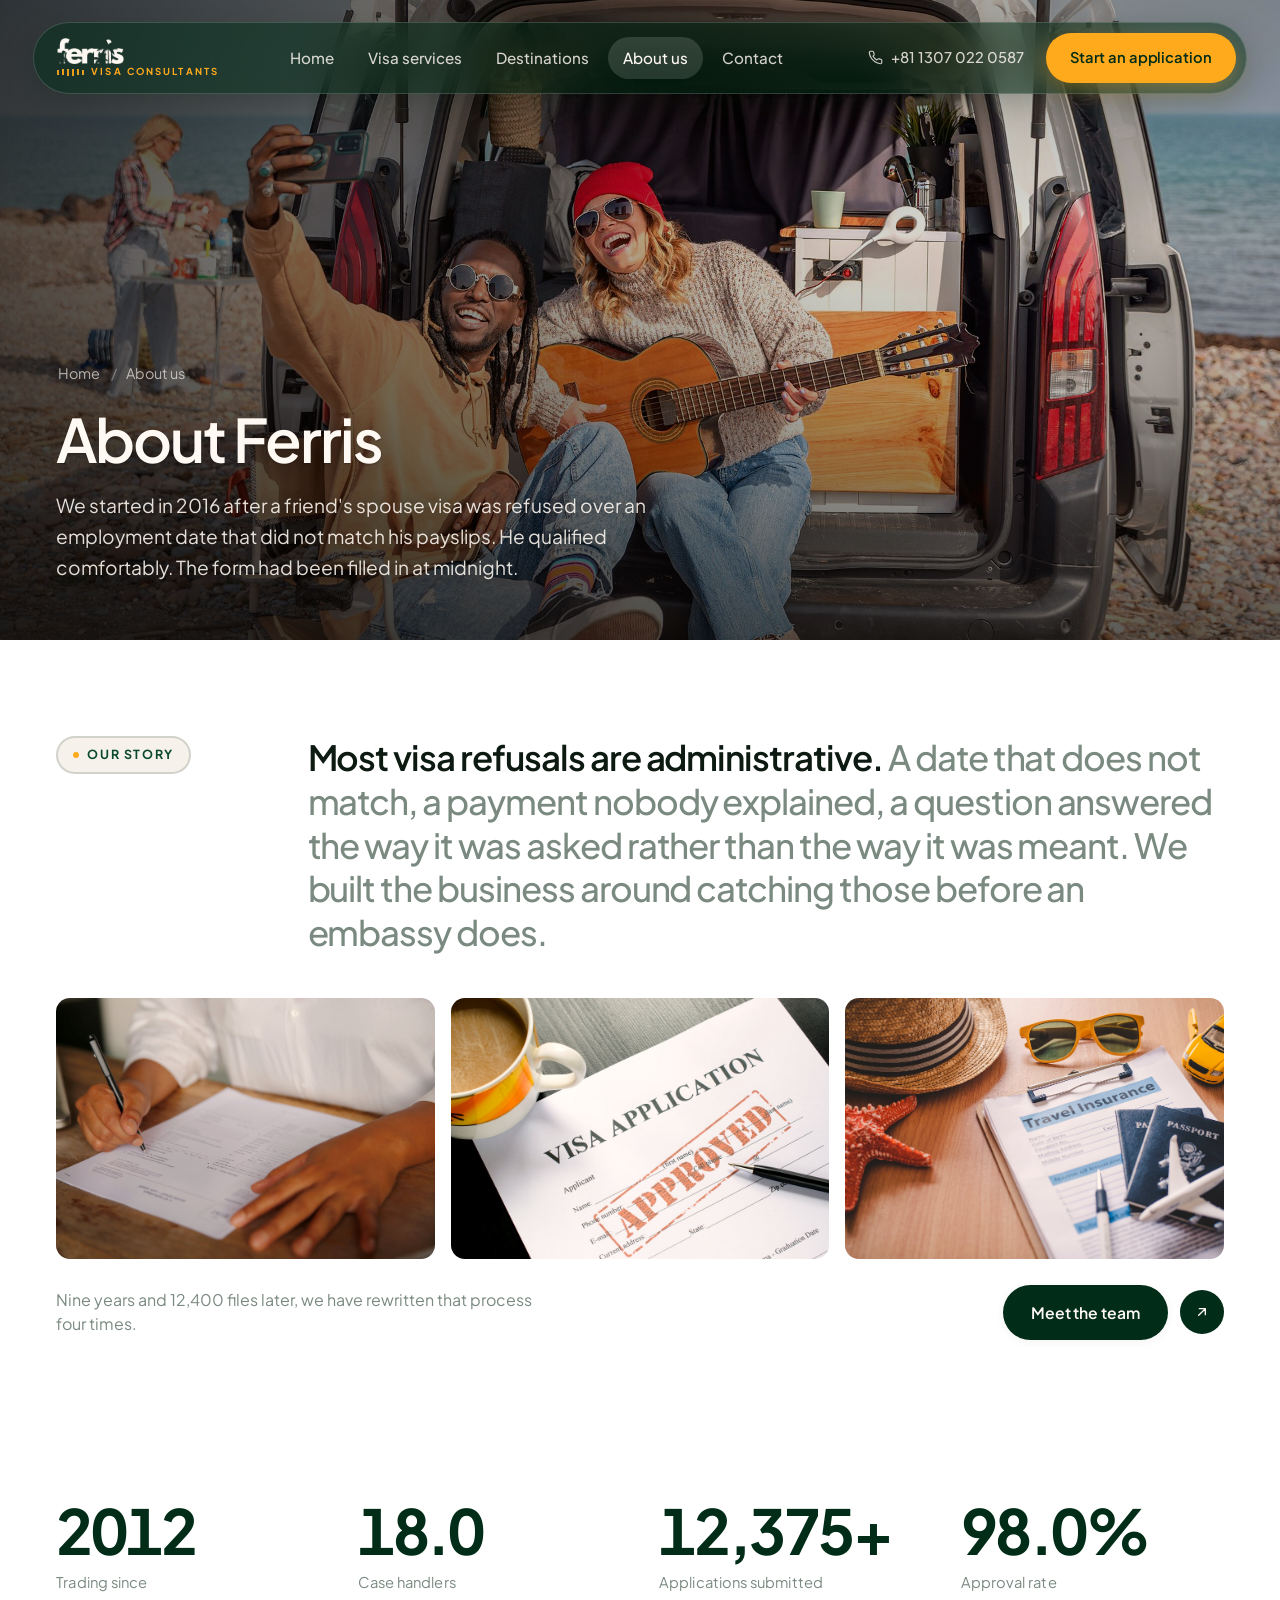
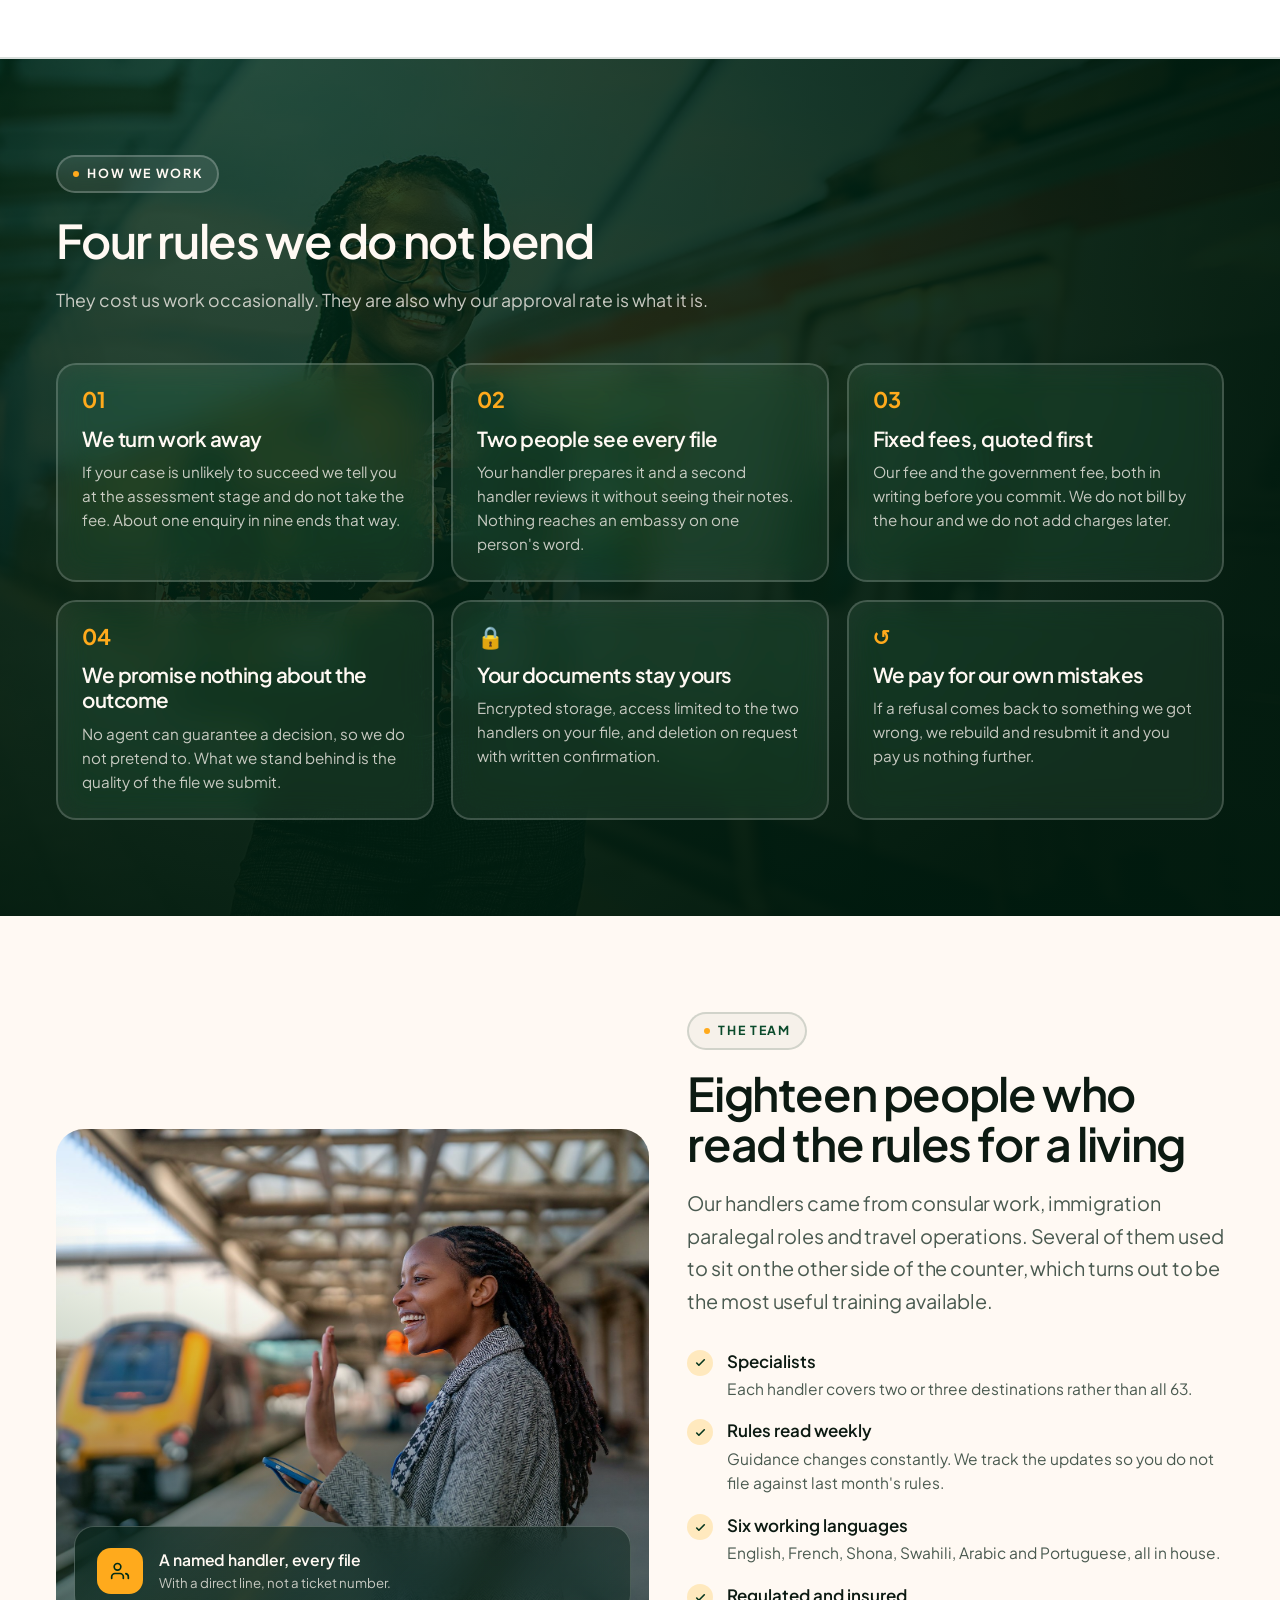
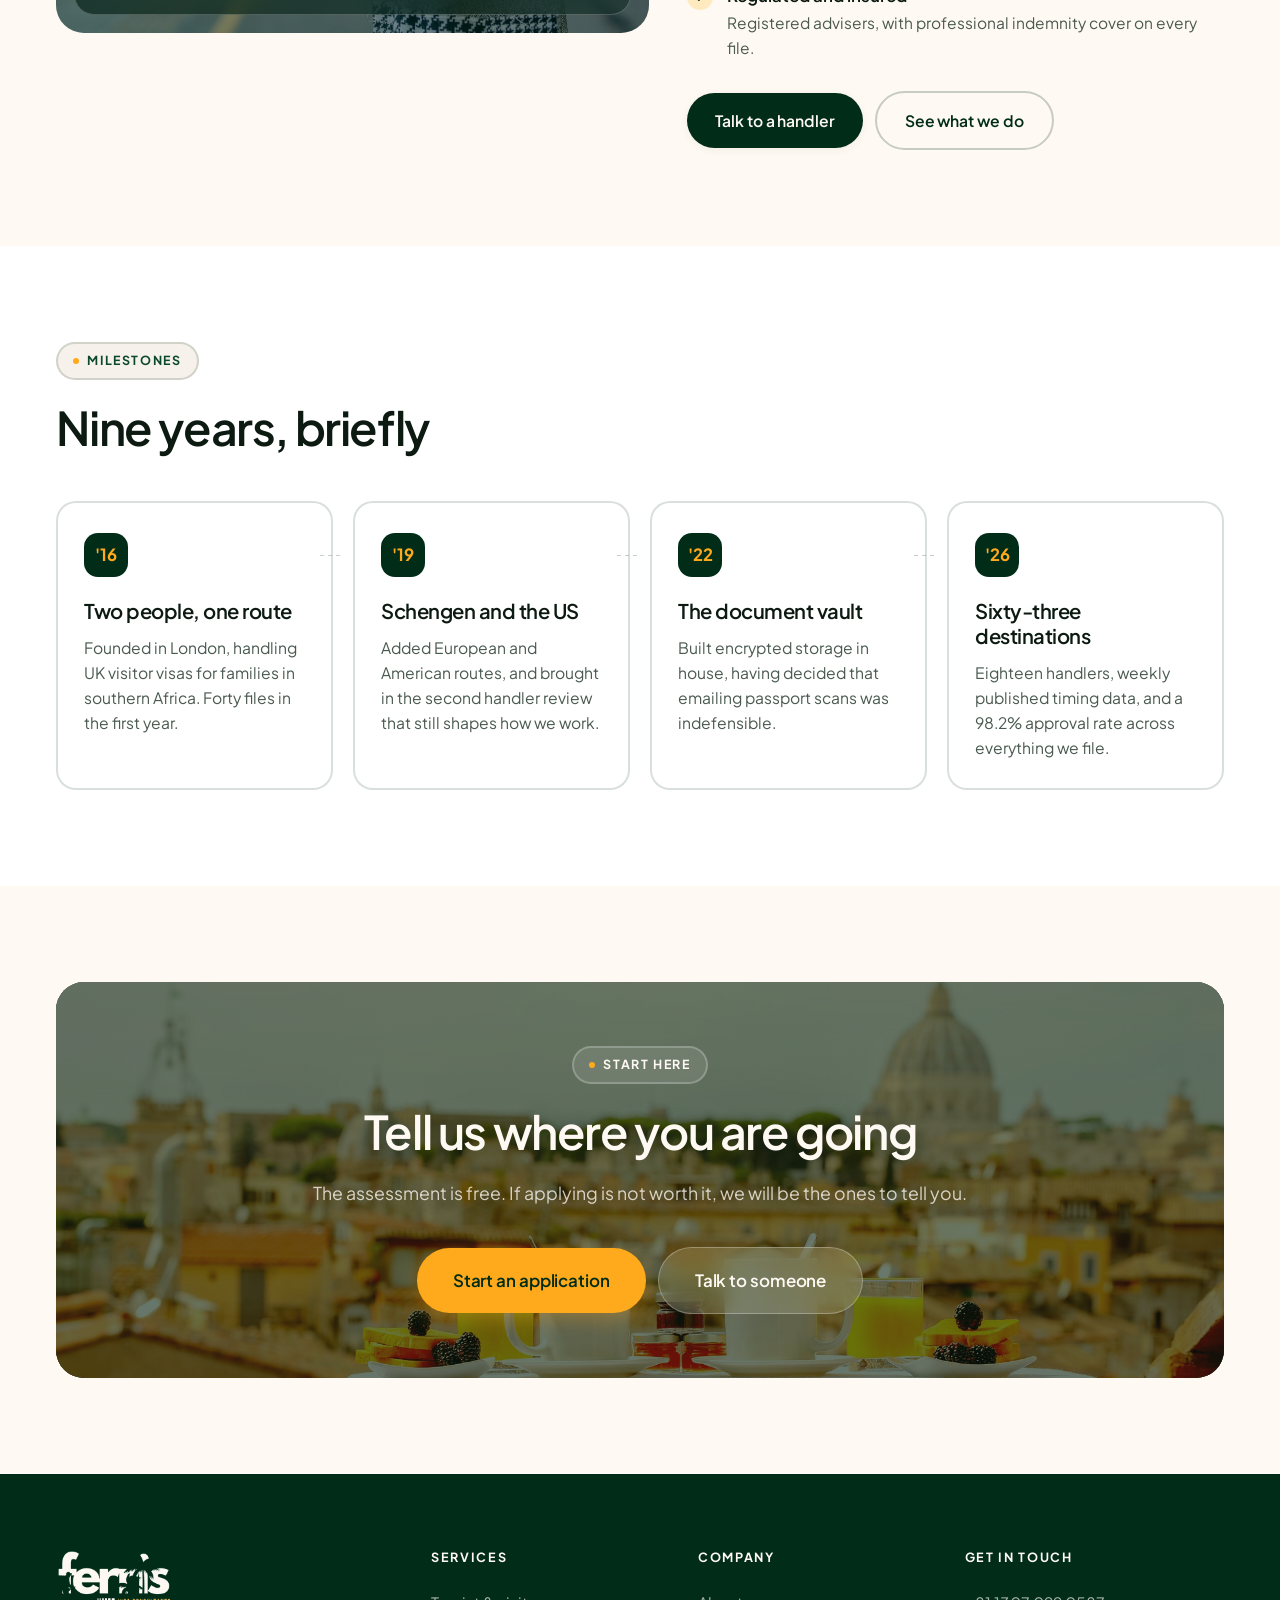
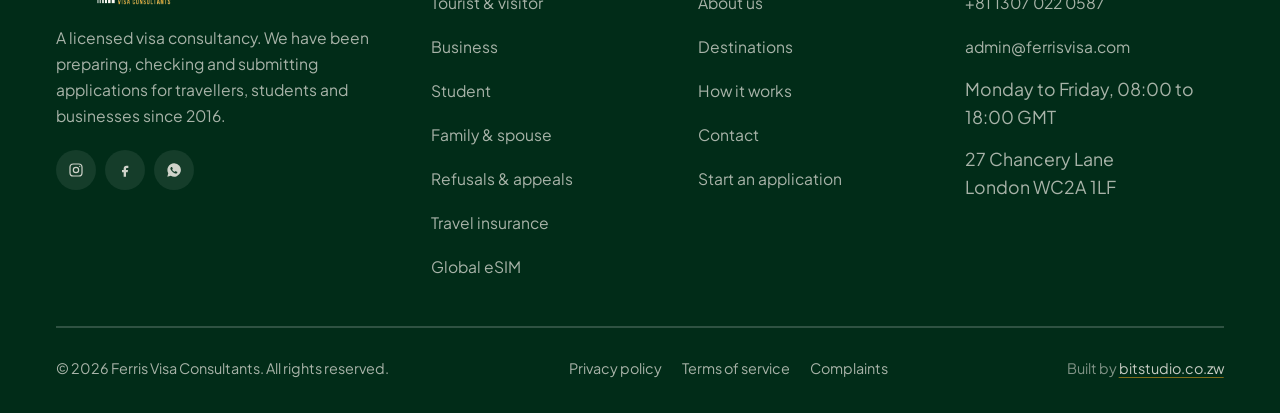
<file: about.html>
<!DOCTYPE html>
<html lang="en" class="no-js">
<head>
<meta charset="utf-8">
<meta name="viewport" content="width=device-width, initial-scale=1">
<title>About us | Ferris Visa Consultants</title>
<meta name="description" content="Who we are, how we work, and why our approach to visa applications is built around double-checking the details that actually cause refusals.">
<link rel="icon" href="assets/favicon.svg?v=14e6acf57c" type="image/svg+xml">
<link rel="preconnect" href="https://fonts.googleapis.com">
<link rel="preconnect" href="https://fonts.gstatic.com" crossorigin>
<link rel="stylesheet" href="assets/css/flags.css?v=064134d4d3">
<link rel="stylesheet" href="assets/css/styles.css?v=221f9d4876">
<script>document.documentElement.classList.remove('no-js')</script>
</head>
<body>

<div class="nav-wrap">
  <header class="nav">
    <a class="nav-logo" href="index.html" aria-label="Ferris Visa Consultants home">
      <img src="assets/logos/wordmark-cream.png?v=b342797add" alt="Ferris">
      <span class="nav-logo-sub" aria-hidden="true"><span class="bars"><span></span><span></span><span></span><span></span><span></span><span></span></span>Visa Consultants</span>
    </a>
    <nav class="nav-links" aria-label="Primary">
      <a href="index.html">Home</a>
      <a href="services.html">Visa services</a>
      <a href="destinations.html">Destinations</a>
      <a href="about.html" class="is-active">About us</a>
      <a href="contact.html">Contact</a>
    </nav>
    <div class="nav-actions">
      <a class="nav-phone" href="tel:+8113070220587">
        <svg viewBox="0 0 24 24" fill="none" stroke="currentColor" stroke-width="1.8" stroke-linecap="round" stroke-linejoin="round"><path d="M22 16.9v3a2 2 0 0 1-2.2 2 19.8 19.8 0 0 1-8.6-3.1 19.5 19.5 0 0 1-6-6A19.8 19.8 0 0 1 2.1 4.2 2 2 0 0 1 4.1 2h3a2 2 0 0 1 2 1.7c.1 1 .4 1.9.7 2.8a2 2 0 0 1-.5 2.1L8.1 9.9a16 16 0 0 0 6 6l1.3-1.2a2 2 0 0 1 2.1-.5c.9.3 1.8.6 2.8.7a2 2 0 0 1 1.7 2Z"/></svg>
        +81 1307 022 0587
      </a>
      <a class="btn btn--amber" href="apply.html"><span class="btn-label">Start an application</span><span class="btn-label-short">Apply</span></a>
      <button class="nav-toggle" type="button" aria-label="Open menu" aria-expanded="false"><span></span></button>
    </div>
  </header>
</div>

<div class="shell">
<main class="sheet">

  <section class="pagehead">
    <div class="pagehead-media"><img src="assets/img/road-trip.jpg?v=efec70d7d8" alt="Friends parked by the coast on a road trip"></div>
    <div class="pagehead-inner">
      <div class="crumbs"><a href="index.html">Home</a><span>/</span>About us</div>
      <div class="pagehead-copy">
        <h1 class="h1">About Ferris</h1>
        <p>We started in 2016 after a friend's spouse visa was refused over an employment date that did not match his payslips. He qualified comfortably. The form had been filled in at midnight.</p>
      </div>
    </div>
  </section>

  <!-- ===== editorial ===== -->
  <section class="section section--white">
    <div class="editorial-grid reveal">
      <div><span class="eyebrow"><i></i>Our story</span></div>
      <div>
        <p class="editorial-text"><strong>Most visa refusals are administrative.</strong> A date that does not match, a payment nobody explained, a question answered the way it was asked rather than the way it was meant. We built the business around catching those before an embassy does.</p>
      </div>
    </div>

    <div class="strip reveal" data-d="1">
      <figure><img src="assets/img/paperwork.jpg?v=b4786d3d17" alt="Hands filling in an official application form"></figure>
      <figure><img src="assets/img/visa-approved.jpg?v=fbbf1ec698" alt="A visa application marked approved"></figure>
      <figure><img src="assets/img/travel-desk.jpg?v=c43e7cf2e7" alt="Passports and travel documents laid out on a desk"></figure>
    </div>

    <div class="strip-foot reveal" data-d="2">
      <p>Nine years and 12,400 files later, we have rewritten that process four times.</p>
      <div class="btn-pair">
        <a class="btn btn--primary" href="contact.html">Meet the team</a>
        <a class="arrow-btn" href="contact.html" aria-label="Meet the team">
          <svg viewBox="0 0 24 24" fill="none" stroke="currentColor" stroke-width="2" stroke-linecap="round" stroke-linejoin="round"><path d="M7 17 17 7M8 7h9v9"/></svg>
        </a>
      </div>
    </div>
  </section>

  <!-- ===== numbers ===== -->
  <section class="trust">
    <div class="trust-grid">
      <div class="trust-item reveal"><b><span data-count="2016" data-plain>2016</span></b><span>Trading since</span></div>
      <div class="trust-item reveal" data-d="1"><b><span data-count="18">18</span></b><span>Case handlers</span></div>
      <div class="trust-item reveal" data-d="2"><b><span data-count="12400" data-suffix="+">12,400+</span></b><span>Applications submitted</span></div>
      <div class="trust-item reveal" data-d="3"><b><span data-count="98.2" data-suffix="%">98.2%</span></b><span>Approval rate</span></div>
    </div>
  </section>

  <!-- ===== principles ===== -->
  <section class="section band">
    <div class="band-bg" aria-hidden="true"><img src="assets/img/traveller-platform.jpg?v=0cf1abdc5f" alt=""></div>
    <div class="band-inner">
      <div class="section-head reveal">
        <div>
          <span class="eyebrow eyebrow--onDark"><i></i>How we work</span>
          <h2 class="h2">Four rules we do not bend</h2>
          <p>They cost us work occasionally. They are also why our approval rate is what it is.</p>
        </div>
      </div>

      <div class="tiles">
        <div class="tile reveal">
          <div class="tile-head"><span class="tile-flag">01</span></div>
          <h3>We turn work away</h3>
          <p>If your case is unlikely to succeed we tell you at the assessment stage and do not take the fee. About one enquiry in nine ends that way.</p>
        </div>
        <div class="tile reveal" data-d="1">
          <div class="tile-head"><span class="tile-flag">02</span></div>
          <h3>Two people see every file</h3>
          <p>Your handler prepares it and a second handler reviews it without seeing their notes. Nothing reaches an embassy on one person's word.</p>
        </div>
        <div class="tile reveal" data-d="2">
          <div class="tile-head"><span class="tile-flag">03</span></div>
          <h3>Fixed fees, quoted first</h3>
          <p>Our fee and the government fee, both in writing before you commit. We do not bill by the hour and we do not add charges later.</p>
        </div>
        <div class="tile reveal">
          <div class="tile-head"><span class="tile-flag">04</span></div>
          <h3>We promise nothing about the outcome</h3>
          <p>No agent can guarantee a decision, so we do not pretend to. What we stand behind is the quality of the file we submit.</p>
        </div>
        <div class="tile reveal" data-d="1">
          <div class="tile-head"><span class="tile-flag">🔒</span></div>
          <h3>Your documents stay yours</h3>
          <p>Encrypted storage, access limited to the two handlers on your file, and deletion on request with written confirmation.</p>
        </div>
        <div class="tile reveal" data-d="2">
          <div class="tile-head"><span class="tile-flag">↺</span></div>
          <h3>We pay for our own mistakes</h3>
          <p>If a refusal comes back to something we got wrong, we rebuild and resubmit it and you pay us nothing further.</p>
        </div>
      </div>
    </div>
  </section>

  <!-- ===== split: people ===== -->
  <section class="section section--cream">
    <div class="split">
      <div class="split-media reveal">
        <img src="assets/img/station-wave.jpg?v=1b667bf76f" alt="A traveller greeting an arriving train">
        <div class="floating-glass">
          <span class="fg-ic" aria-hidden="true"><svg viewBox="0 0 24 24" fill="none" stroke="currentColor" stroke-width="2" stroke-linecap="round" stroke-linejoin="round"><path d="M16 21v-2a4 4 0 0 0-4-4H6a4 4 0 0 0-4 4v2"/><circle cx="9" cy="7" r="4"/><path d="M22 21v-2a4 4 0 0 0-3-3.9"/></svg></span>
          <span><b>A named handler, every file</b><span>With a direct line, not a ticket number.</span></span>
        </div>
      </div>
      <div class="reveal" data-d="1">
        <span class="eyebrow"><i></i>The team</span>
        <h2 class="h2 u-mt-s">Eighteen people who read the rules for a living</h2>
        <p class="lead u-mt-s">Our handlers came from consular work, immigration paralegal roles and travel operations. Several of them used to sit on the other side of the counter, which turns out to be the most useful training available.</p>

        <ul class="feature-list">
          <li><span class="fl-ic" aria-hidden="true"><svg viewBox="0 0 24 24" fill="none" stroke="currentColor" stroke-width="3" stroke-linecap="round" stroke-linejoin="round"><path d="m5 13 4 4L19 7"/></svg></span><div><b>Specialists</b><p>Each handler covers two or three destinations rather than all 63.</p></div></li>
          <li><span class="fl-ic" aria-hidden="true"><svg viewBox="0 0 24 24" fill="none" stroke="currentColor" stroke-width="3" stroke-linecap="round" stroke-linejoin="round"><path d="m5 13 4 4L19 7"/></svg></span><div><b>Rules read weekly</b><p>Guidance changes constantly. We track the updates so you do not file against last month's rules.</p></div></li>
          <li><span class="fl-ic" aria-hidden="true"><svg viewBox="0 0 24 24" fill="none" stroke="currentColor" stroke-width="3" stroke-linecap="round" stroke-linejoin="round"><path d="m5 13 4 4L19 7"/></svg></span><div><b>Six working languages</b><p>English, French, Shona, Swahili, Arabic and Portuguese, all in house.</p></div></li>
          <li><span class="fl-ic" aria-hidden="true"><svg viewBox="0 0 24 24" fill="none" stroke="currentColor" stroke-width="3" stroke-linecap="round" stroke-linejoin="round"><path d="m5 13 4 4L19 7"/></svg></span><div><b>Regulated and insured</b><p>Registered advisers, with professional indemnity cover on every file.</p></div></li>
        </ul>

        <div class="btn-pair u-mt-m">
          <a class="btn btn--primary" href="contact.html">Talk to a handler</a>
          <a class="btn btn--ghost" href="services.html">See what we do</a>
        </div>
      </div>
    </div>
  </section>

  <!-- ===== timeline-ish ===== -->
  <section class="section section--white">
    <div class="section-head reveal">
      <div>
        <span class="eyebrow"><i></i>Milestones</span>
        <h2 class="h2">Nine years, briefly</h2>
      </div>
    </div>
    <div class="steps">
      <article class="step reveal"><div class="step-n">'16</div><h3>Two people, one route</h3><p>Founded in London, handling UK visitor visas for families in southern Africa. Forty files in the first year.</p></article>
      <article class="step reveal" data-d="1"><div class="step-n">'19</div><h3>Schengen and the US</h3><p>Added European and American routes, and brought in the second handler review that still shapes how we work.</p></article>
      <article class="step reveal" data-d="2"><div class="step-n">'22</div><h3>The document vault</h3><p>Built encrypted storage in house, having decided that emailing passport scans was indefensible.</p></article>
      <article class="step reveal" data-d="3"><div class="step-n">'26</div><h3>Sixty-three destinations</h3><p>Eighteen handlers, weekly published timing data, and a 98.2% approval rate across everything we file.</p></article>
    </div>
  </section>

  <section class="section section--cream">
    <div class="cta reveal">
      <div class="cta-bg" aria-hidden="true"><img src="assets/img/rome-breakfast.jpg?v=0bd8b9710e" alt=""></div>
      <div class="cta-inner">
        <span class="eyebrow eyebrow--onDark"><i></i>Start here</span>
        <h2 class="h2">Tell us where you are going</h2>
        <p>The assessment is free. If applying is not worth it, we will be the ones to tell you.</p>
        <div class="btn-pair u-mt-s">
          <a class="btn btn--amber btn--lg" href="apply.html">Start an application</a>
          <a class="btn btn--glass btn--lg" href="contact.html">Talk to someone</a>
        </div>
      </div>
    </div>
  </section>

  <footer class="footer">
    <div class="footer-top">
      <div class="footer-brand">
        <img src="assets/logos/logo-cream.png?v=9a2a33fcc6" alt="Ferris Visa Consultants">
        <p>A licensed visa consultancy. We have been preparing, checking and submitting applications for travellers, students and businesses since 2016.</p>
        <div class="socials">
          <a href="https://www.instagram.com/ferris.visa" target="_blank" rel="noopener" aria-label="Ferris Visa Consultants on Instagram"><svg viewBox="0 0 24 24" fill="none" stroke="currentColor" stroke-width="1.8"><rect x="3" y="3" width="18" height="18" rx="5"/><circle cx="12" cy="12" r="4"/><circle cx="17.5" cy="6.5" r="1" fill="currentColor" stroke="none"/></svg></a>
          <a href="https://www.facebook.com/Ferrisvisa" target="_blank" rel="noopener" aria-label="Ferris Visa Consultants on Facebook"><svg viewBox="0 0 24 24" fill="currentColor"><path d="M14 9h3V5.5h-3c-2.3 0-4 1.9-4 4.2V12H7.5v3.5H10V22h3.5v-6.5H16l.5-3.5H13.5v-2c0-.6.4-1 1-1Z"/></svg></a>
          <a href="https://wa.me/8113070220587" target="_blank" rel="noopener" aria-label="Chat with us on WhatsApp"><svg viewBox="0 0 24 24" fill="currentColor"><path d="M12 2a10 10 0 0 0-8.6 15L2 22l5.2-1.4A10 10 0 1 0 12 2Zm5.2 14.1c-.2.6-1.3 1.2-1.8 1.2-.5.1-1 .1-1.7-.1-.4-.1-.9-.3-1.5-.6-2.7-1.2-4.4-3.9-4.6-4.1-.1-.2-1-1.4-1-2.6s.6-1.8.9-2.1c.2-.2.5-.3.7-.3h.5c.2 0 .4 0 .6.5l.8 2c.1.2.1.3 0 .5l-.4.5-.3.3c-.1.1-.2.3-.1.5.1.2.6 1.1 1.4 1.8 1 .9 1.8 1.1 2 1.2.2.1.4.1.5-.1l.7-.9c.2-.2.3-.2.5-.1l2 1c.2.1.4.2.4.3.1.1.1.6-.1 1.2Z"/></svg></a>
        </div>
      </div>
      <div>
        <h4>Services</h4>
        <ul class="footer-links">
          <li><a href="services.html#tourist">Tourist &amp; visitor</a></li>
          <li><a href="services.html#business">Business</a></li>
          <li><a href="services.html#student">Student</a></li>
          <li><a href="services.html#family">Family &amp; spouse</a></li>
          <li><a href="services.html#appeals">Refusals &amp; appeals</a></li>
          <li><a href="services.html#insurance">Travel insurance</a></li>
          <li><a href="services.html#esim">Global eSIM</a></li>
        </ul>
      </div>
      <div>
        <h4>Company</h4>
        <ul class="footer-links">
          <li><a href="about.html">About us</a></li>
          <li><a href="destinations.html">Destinations</a></li>
          <li><a href="index.html#process">How it works</a></li>
          <li><a href="contact.html">Contact</a></li>
          <li><a href="apply.html">Start an application</a></li>
        </ul>
      </div>
      <div>
        <h4>Get in touch</h4>
        <ul class="footer-links">
          <li><a href="tel:+8113070220587">+81 1307 022 0587</a></li>
          <li><a href="mailto:admin@ferrisvisa.com">admin@ferrisvisa.com</a></li>
          <li>Monday to Friday, 08:00 to 18:00 GMT</li>
          <li>27 Chancery Lane<br>London WC2A 1LF</li>
        </ul>
      </div>
    </div>
    <div class="footer-bottom">
      <p>© <span data-year>2026</span> Ferris Visa Consultants. All rights reserved.</p>
      <nav aria-label="Legal"><a href="privacy.html">Privacy policy</a><a href="terms.html">Terms of service</a><a href="complaints.html">Complaints</a></nav>
      <p class="footer-credit">Built by <a href="https://bitstudio.co.zw" target="_blank" rel="noopener">bitstudio.co.zw</a></p>
    </div>
  </footer>

</main>
</div>

<script src="assets/js/main.js?v=0642bdb331"></script>
</body>
</html>
</file>
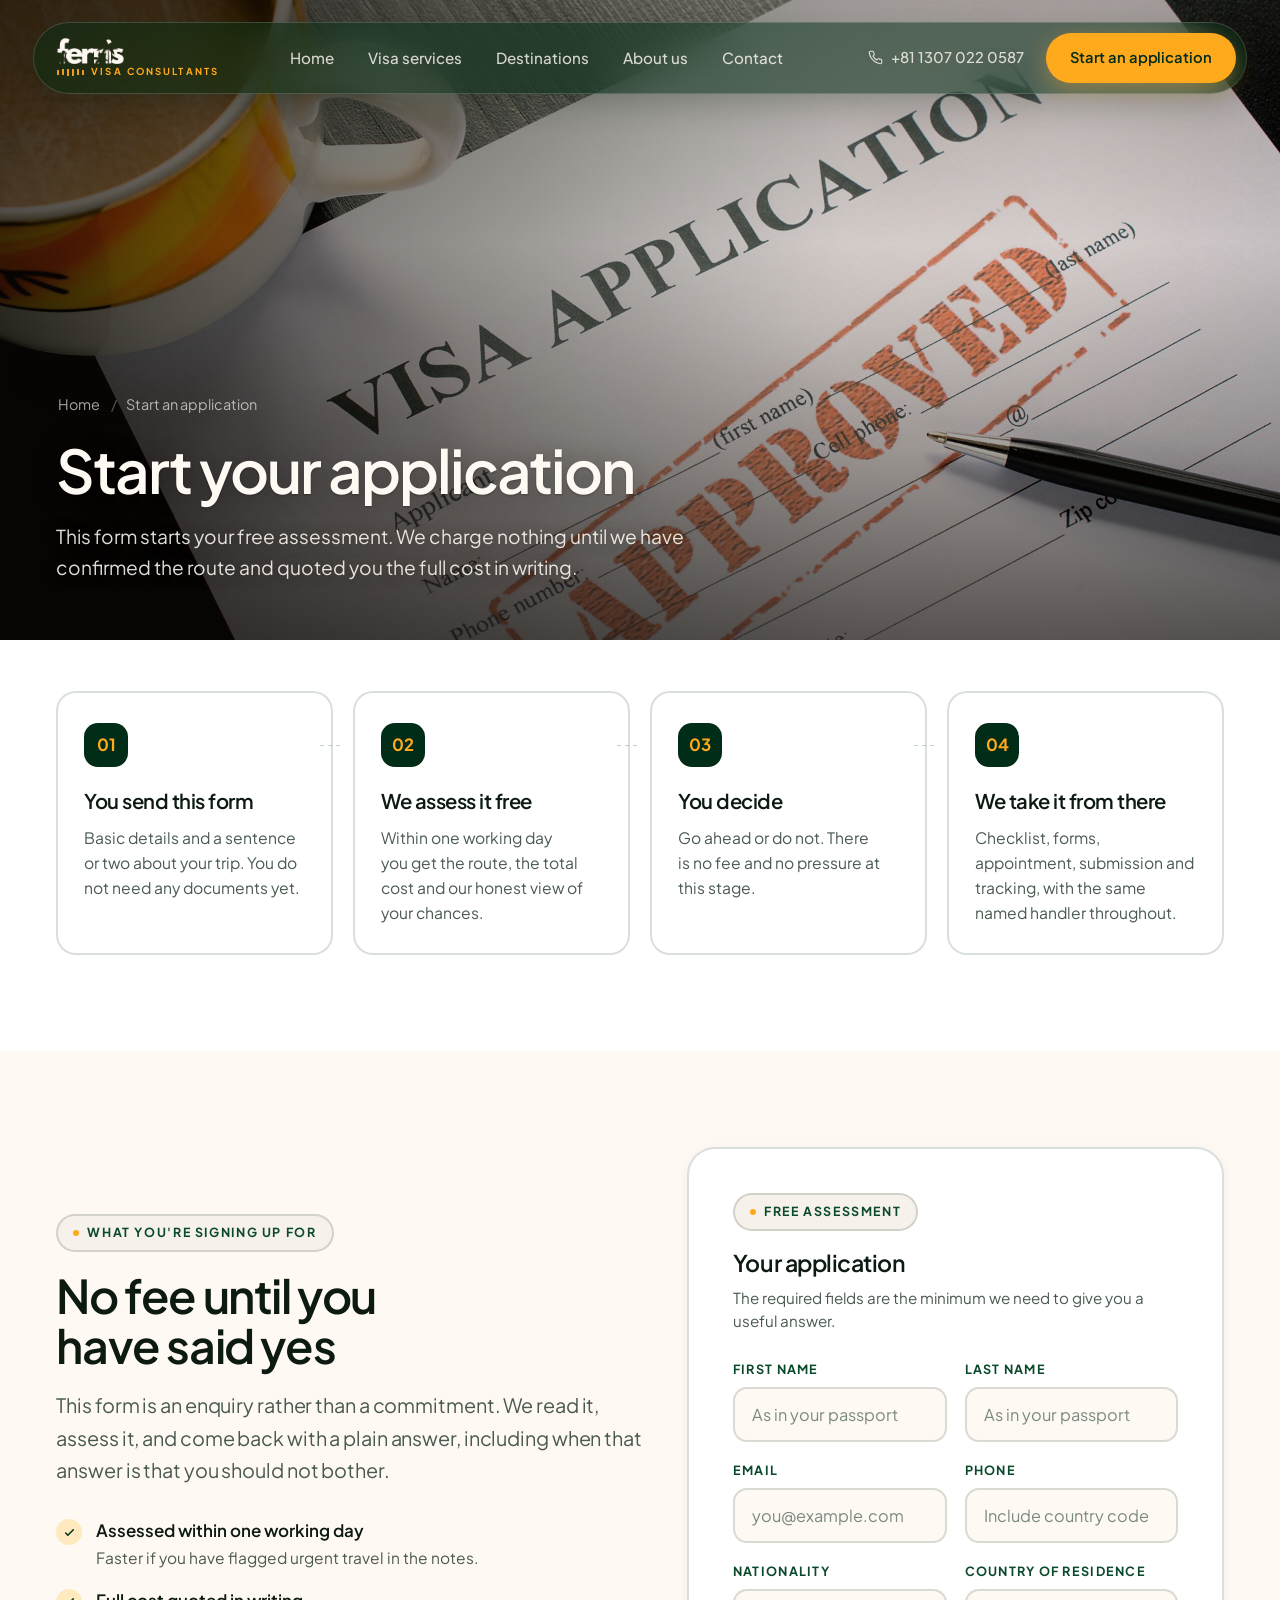
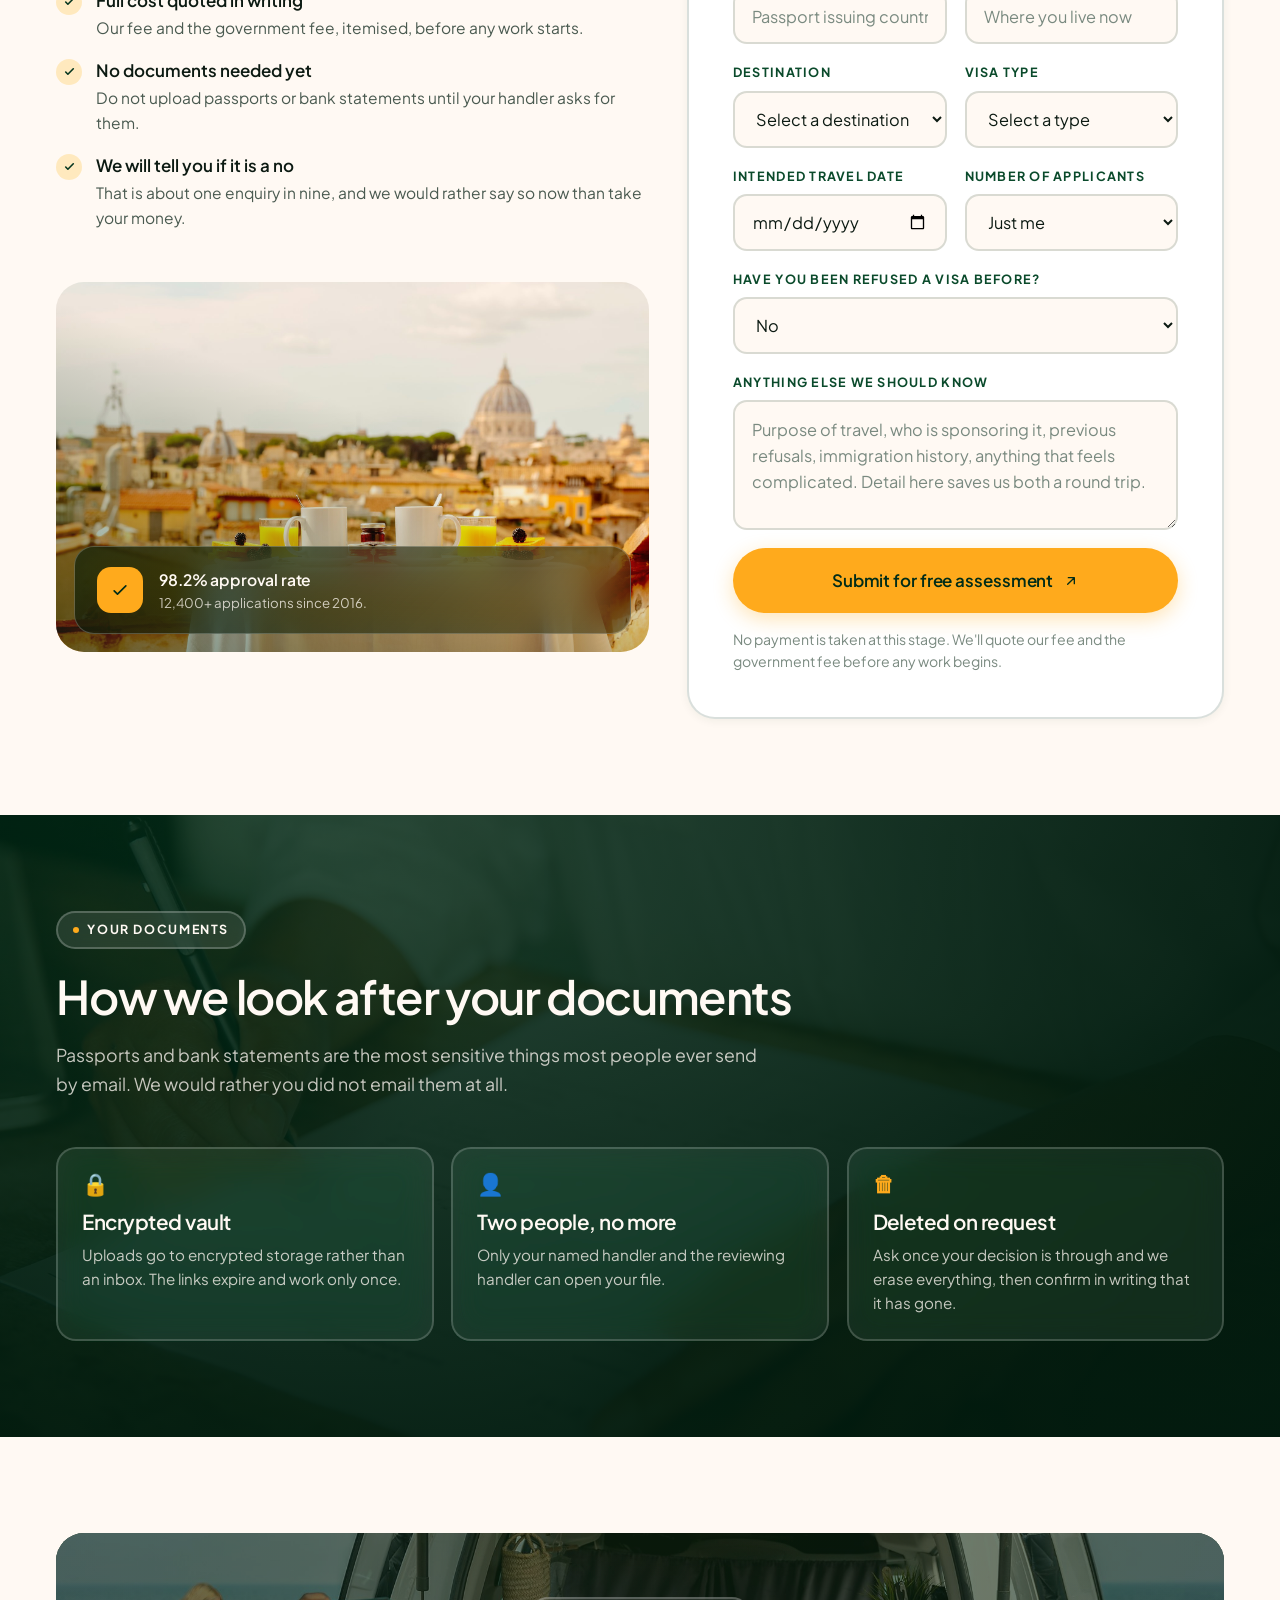
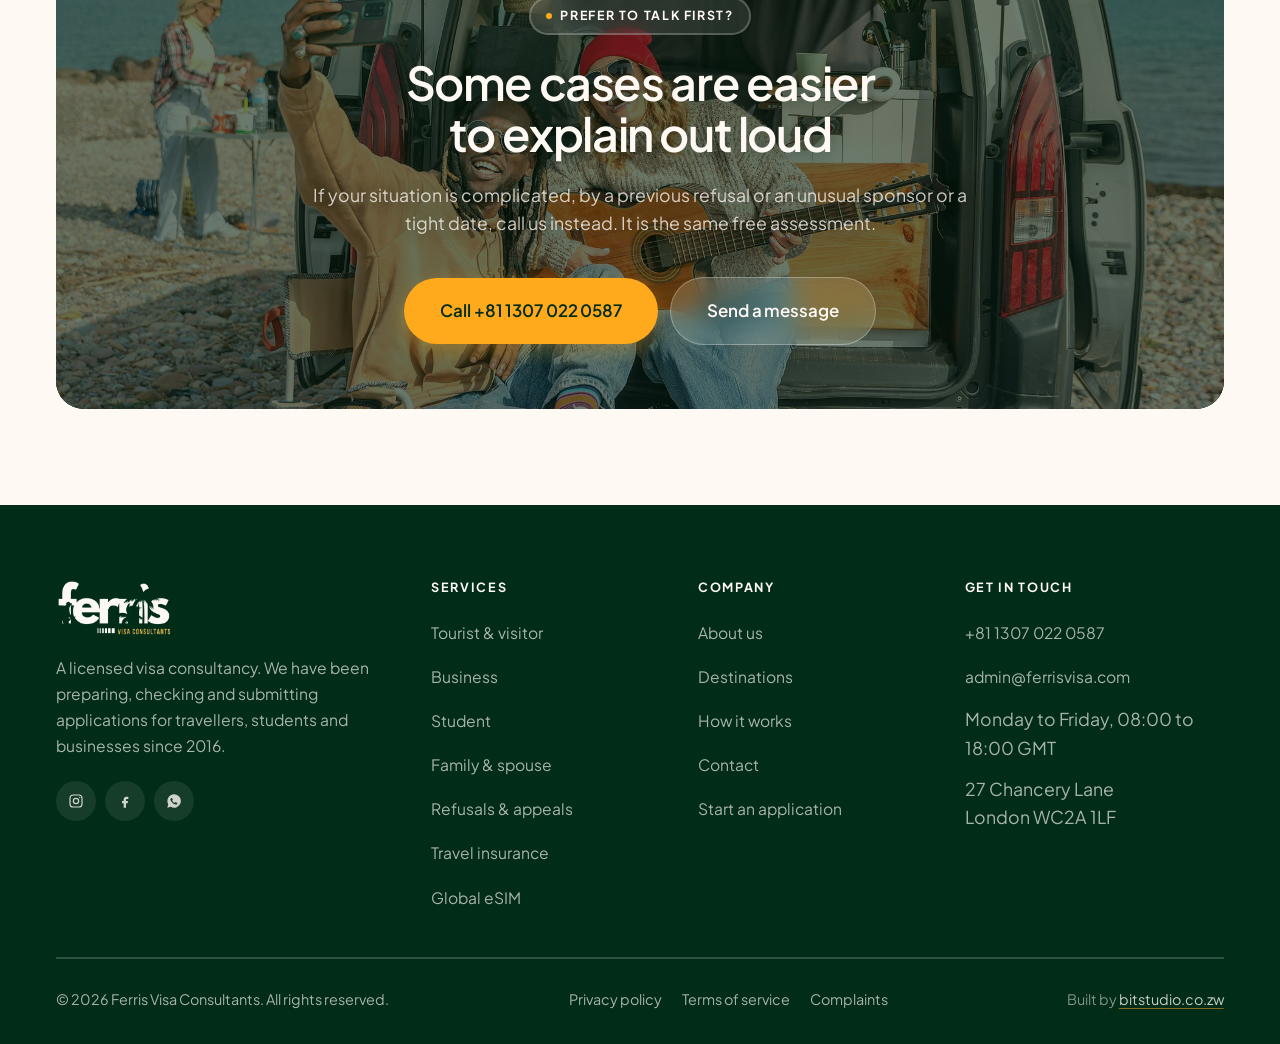
<file: apply.html>
<!DOCTYPE html>
<html lang="en" class="no-js">
<head>
<meta charset="utf-8">
<meta name="viewport" content="width=device-width, initial-scale=1">
<title>Start an application | Ferris Visa Consultants</title>
<meta name="description" content="Begin your visa application with Ferris. Five minutes to submit, a named handler assigned within one working day, free assessment before any fee.">
<link rel="icon" href="assets/favicon.svg?v=14e6acf57c" type="image/svg+xml">
<link rel="preconnect" href="https://fonts.googleapis.com">
<link rel="preconnect" href="https://fonts.gstatic.com" crossorigin>
<link rel="stylesheet" href="assets/css/flags.css?v=064134d4d3">
<link rel="stylesheet" href="assets/css/styles.css?v=221f9d4876">
<script>document.documentElement.classList.remove('no-js')</script>
</head>
<body>

<div class="nav-wrap">
  <header class="nav">
    <a class="nav-logo" href="index.html" aria-label="Ferris Visa Consultants home">
      <img src="assets/logos/wordmark-cream.png?v=b342797add" alt="Ferris">
      <span class="nav-logo-sub" aria-hidden="true"><span class="bars"><span></span><span></span><span></span><span></span><span></span><span></span></span>Visa Consultants</span>
    </a>
    <nav class="nav-links" aria-label="Primary">
      <a href="index.html">Home</a>
      <a href="services.html">Visa services</a>
      <a href="destinations.html">Destinations</a>
      <a href="about.html">About us</a>
      <a href="contact.html">Contact</a>
    </nav>
    <div class="nav-actions">
      <a class="nav-phone" href="tel:+8113070220587">
        <svg viewBox="0 0 24 24" fill="none" stroke="currentColor" stroke-width="1.8" stroke-linecap="round" stroke-linejoin="round"><path d="M22 16.9v3a2 2 0 0 1-2.2 2 19.8 19.8 0 0 1-8.6-3.1 19.5 19.5 0 0 1-6-6A19.8 19.8 0 0 1 2.1 4.2 2 2 0 0 1 4.1 2h3a2 2 0 0 1 2 1.7c.1 1 .4 1.9.7 2.8a2 2 0 0 1-.5 2.1L8.1 9.9a16 16 0 0 0 6 6l1.3-1.2a2 2 0 0 1 2.1-.5c.9.3 1.8.6 2.8.7a2 2 0 0 1 1.7 2Z"/></svg>
        +81 1307 022 0587
      </a>
      <a class="btn btn--amber" href="apply.html"><span class="btn-label">Start an application</span><span class="btn-label-short">Apply</span></a>
      <button class="nav-toggle" type="button" aria-label="Open menu" aria-expanded="false"><span></span></button>
    </div>
  </header>
</div>

<div class="shell">
<main class="sheet">

  <section class="pagehead">
    <div class="pagehead-media"><img src="assets/img/visa-approved.jpg?v=fbbf1ec698" alt="A visa application form stamped approved"></div>
    <div class="pagehead-inner">
      <div class="crumbs"><a href="index.html">Home</a><span>/</span>Start an application</div>
      <div class="pagehead-copy">
        <h1 class="h1">Start your application</h1>
        <p>This form starts your free assessment. We charge nothing until we have confirmed the route and quoted you the full cost in writing.</p>
      </div>
    </div>
  </section>

  <!-- what happens next -->
  <section class="section section--white section--tight">
    <div class="steps">
      <article class="step reveal"><div class="step-n">01</div><h3>You send this form</h3><p>Basic details and a sentence or two about your trip. You do not need any documents yet.</p></article>
      <article class="step reveal" data-d="1"><div class="step-n">02</div><h3>We assess it free</h3><p>Within one working day you get the route, the total cost and our honest view of your chances.</p></article>
      <article class="step reveal" data-d="2"><div class="step-n">03</div><h3>You decide</h3><p>Go ahead or do not. There is no fee and no pressure at this stage.</p></article>
      <article class="step reveal" data-d="3"><div class="step-n">04</div><h3>We take it from there</h3><p>Checklist, forms, appointment, submission and tracking, with the same named handler throughout.</p></article>
    </div>
  </section>

  <!-- the form -->
  <section class="section section--cream">
    <div class="split">
      <div class="reveal split-form" data-d="1">
        <div class="form-card">
          <span class="eyebrow"><i></i>Free assessment</span>
          <h2 class="h3 u-mt-s" style="margin-bottom:8px">Your application</h2>
          <p class="small" style="margin-bottom:26px">The required fields are the minimum we need to give you a useful answer.</p>

          <form class="form-grid" data-handoff data-apply novalidate>
            <div class="field">
              <label for="a-first">First name</label>
              <input id="a-first" name="firstName" type="text" placeholder="As in your passport" required>
            </div>
            <div class="field">
              <label for="a-last">Last name</label>
              <input id="a-last" name="lastName" type="text" placeholder="As in your passport" required>
            </div>
            <div class="field">
              <label for="a-email">Email</label>
              <input id="a-email" name="email" type="email" placeholder="you@example.com" required>
            </div>
            <div class="field">
              <label for="a-phone">Phone</label>
              <input id="a-phone" name="phone" type="tel" placeholder="Include country code" required>
            </div>
            <div class="field">
              <label for="a-nat">Nationality</label>
              <input id="a-nat" name="nationality" type="text" placeholder="Passport issuing country" required>
            </div>
            <div class="field">
              <label for="a-res">Country of residence</label>
              <input id="a-res" name="residence" type="text" placeholder="Where you live now">
            </div>

            <div class="field">
              <label for="a-dest">Destination</label>
              <select id="a-dest" name="destination" data-flag-select="apply" required>
              <option value="">Select a destination</option>
                <option value="uae">Dubai &amp; the UAE</option>
                <option value="china">China</option>
                <option value="indonesia">Indonesia</option>
                <option value="india">India</option>
                <option value="schengen">Schengen Area / Europe</option>
                <option value="uk">United Kingdom</option>
                <option value="usa">United States</option>
                <option value="canada">Canada</option>
                <option value="australia">Australia</option>
                <option value="japan">Japan</option>
                <option value="other">Somewhere else</option>
            </select>
              <span class="field-flag" data-flag-target="apply"></span>
            </div>
            <div class="field">
              <label for="a-type">Visa type</label>
              <select id="a-type" name="type" required>
                <option value="">Select a type</option>
                <option value="tourist">Tourist / visitor</option>
                <option value="business">Business</option>
                <option value="student">Student</option>
                <option value="family">Family &amp; spouse</option>
                <option value="transit">Transit</option>
                <option value="appeal">Refusal or appeal</option>
                <option value="unsure">I'm not sure yet</option>
              </select>
            </div>

            <div class="field">
              <label for="a-date">Intended travel date</label>
              <input id="a-date" name="travelDate" type="date">
            </div>
            <div class="field">
              <label for="a-people">Number of applicants</label>
              <select id="a-people" name="applicants">
                <option value="1">Just me</option>
                <option value="2">2 people</option>
                <option value="3">3 people</option>
                <option value="4+">4 or more (group rate)</option>
              </select>
            </div>

            <div class="field field--full">
              <label for="a-refused">Have you been refused a visa before?</label>
              <select id="a-refused" name="previousRefusal">
                <option value="no">No</option>
                <option value="yes-same">Yes, for this destination</option>
                <option value="yes-other">Yes, for a different destination</option>
              </select>
            </div>

            <div class="field field--full">
              <label for="a-notes">Anything else we should know</label>
              <textarea id="a-notes" name="notes" placeholder="Purpose of travel, who is sponsoring it, previous refusals, immigration history, anything that feels complicated. Detail here saves us both a round trip."></textarea>
            </div>

            <div class="field--full">
              <button class="btn btn--amber btn--lg btn--block" type="submit">
                Submit for free assessment
                <svg viewBox="0 0 24 24" width="16" height="16" fill="none" stroke="currentColor" stroke-width="2" stroke-linecap="round" stroke-linejoin="round"><path d="M7 17 17 7M8 7h9v9"/></svg>
              </button>
              <p class="form-note">No payment is taken at this stage. We'll quote our fee and the government fee before any work begins.</p>
              <div class="handoff" data-handoff-panel>
                <div class="handoff-head">
                  <span class="handoff-tick" aria-hidden="true">
                    <svg viewBox="0 0 24 24" fill="none" stroke="currentColor" stroke-width="2.4" stroke-linecap="round" stroke-linejoin="round"><path d="m5 13 4 4L19 7"/></svg>
                  </span>
                  <span>
                    <b>Your details are ready to send</b>
                    <p>Pick where you would rather talk. Your answers are already written into the message, so you only have to press send.</p>
                  </span>
                </div>

                <div class="handoff-choices">
                  <a class="handoff-btn handoff-btn--wa" data-send="whatsapp" href="#" target="_blank" rel="noopener">
                    <span class="ic" aria-hidden="true">
                      <svg viewBox="0 0 24 24" fill="currentColor"><path d="M12 2a10 10 0 0 0-8.6 15L2 22l5.2-1.4A10 10 0 1 0 12 2Zm5.2 14.1c-.2.6-1.3 1.2-1.8 1.2-.5.1-1 .1-1.7-.1-.4-.1-.9-.3-1.5-.6-2.7-1.2-4.4-3.9-4.6-4.1-.1-.2-1-1.4-1-2.6s.6-1.8.9-2.1c.2-.2.5-.3.7-.3h.5c.2 0 .4 0 .6.5l.8 2c.1.2.1.3 0 .5l-.4.5-.3.3c-.1.1-.2.3-.1.5.1.2.6 1.1 1.4 1.8 1 .9 1.8 1.1 2 1.2.2.1.4.1.5-.1l.7-.9c.2-.2.3-.2.5-.1l2 1c.2.1.4.2.4.3.1.1.1.6-.1 1.2Z"/></svg>
                    </span>
                    <span><b>Send on WhatsApp</b><span>Fastest reply, usually within the hour</span></span>
                  </a>

                  <a class="handoff-btn handoff-btn--mail" data-send="email" href="#">
                    <span class="ic" aria-hidden="true">
                      <svg viewBox="0 0 24 24" fill="none" stroke="currentColor" stroke-width="1.9" stroke-linecap="round" stroke-linejoin="round"><rect x="3" y="5" width="18" height="14" rx="2"/><path d="m3 7 9 6 9-6"/></svg>
                    </span>
                    <span><b>Send by email</b><span>Opens your mail app, reply within a day</span></span>
                  </a>
                </div>

                <details class="handoff-preview">
                  <summary>See exactly what will be sent</summary>
                  <pre data-handoff-preview></pre>
                </details>

                <button class="handoff-back" type="button" data-handoff-back>Go back and change something</button>
              </div>
            </div>
          </form>
        </div>
      </div>

      <div class="reveal">
        <span class="eyebrow"><i></i>What you're signing up for</span>
        <h2 class="h2 u-mt-s">No fee until you have said yes</h2>
        <p class="lead u-mt-s">This form is an enquiry rather than a commitment. We read it, assess it, and come back with a plain answer, including when that answer is that you should not bother.</p>

        <ul class="feature-list">
          <li><span class="fl-ic" aria-hidden="true"><svg viewBox="0 0 24 24" fill="none" stroke="currentColor" stroke-width="3" stroke-linecap="round" stroke-linejoin="round"><path d="m5 13 4 4L19 7"/></svg></span><div><b>Assessed within one working day</b><p>Faster if you have flagged urgent travel in the notes.</p></div></li>
          <li><span class="fl-ic" aria-hidden="true"><svg viewBox="0 0 24 24" fill="none" stroke="currentColor" stroke-width="3" stroke-linecap="round" stroke-linejoin="round"><path d="m5 13 4 4L19 7"/></svg></span><div><b>Full cost quoted in writing</b><p>Our fee and the government fee, itemised, before any work starts.</p></div></li>
          <li><span class="fl-ic" aria-hidden="true"><svg viewBox="0 0 24 24" fill="none" stroke="currentColor" stroke-width="3" stroke-linecap="round" stroke-linejoin="round"><path d="m5 13 4 4L19 7"/></svg></span><div><b>No documents needed yet</b><p>Do not upload passports or bank statements until your handler asks for them.</p></div></li>
          <li><span class="fl-ic" aria-hidden="true"><svg viewBox="0 0 24 24" fill="none" stroke="currentColor" stroke-width="3" stroke-linecap="round" stroke-linejoin="round"><path d="m5 13 4 4L19 7"/></svg></span><div><b>We will tell you if it is a no</b><p>That is about one enquiry in nine, and we would rather say so now than take your money.</p></div></li>
        </ul>

        <div class="split-media u-mt-l" style="aspect-ratio:16/10">
          <img src="assets/img/rome-breakfast.jpg?v=0bd8b9710e" alt="A rooftop breakfast overlooking Rome">
          <div class="floating-glass">
            <span class="fg-ic" aria-hidden="true"><svg viewBox="0 0 24 24" fill="none" stroke="currentColor" stroke-width="2" stroke-linecap="round" stroke-linejoin="round"><path d="m5 13 4 4L19 7"/></svg></span>
            <span><b>98.2% approval rate</b><span>12,400+ applications since 2016.</span></span>
          </div>
        </div>
      </div>
    </div>
  </section>

  <!-- reassurance band -->
  <section class="section band">
    <div class="band-bg" aria-hidden="true"><img src="assets/img/paperwork.jpg?v=b4786d3d17" alt=""></div>
    <div class="band-inner">
      <div class="section-head reveal">
        <div>
          <span class="eyebrow eyebrow--onDark"><i></i>Your documents</span>
          <h2 class="h2">How we look after your documents</h2>
          <p>Passports and bank statements are the most sensitive things most people ever send by email. We would rather you did not email them at all.</p>
        </div>
      </div>
      <div class="tiles">
        <div class="tile reveal">
          <div class="tile-head"><span class="tile-flag">🔒</span></div>
          <h3>Encrypted vault</h3>
          <p>Uploads go to encrypted storage rather than an inbox. The links expire and work only once.</p>
        </div>
        <div class="tile reveal" data-d="1">
          <div class="tile-head"><span class="tile-flag">👤</span></div>
          <h3>Two people, no more</h3>
          <p>Only your named handler and the reviewing handler can open your file.</p>
        </div>
        <div class="tile reveal" data-d="2">
          <div class="tile-head"><span class="tile-flag">🗑</span></div>
          <h3>Deleted on request</h3>
          <p>Ask once your decision is through and we erase everything, then confirm in writing that it has gone.</p>
        </div>
      </div>
    </div>
  </section>

  <section class="section section--cream">
    <div class="cta reveal">
      <div class="cta-bg" aria-hidden="true"><img src="assets/img/road-trip.jpg?v=efec70d7d8" alt=""></div>
      <div class="cta-inner">
        <span class="eyebrow eyebrow--onDark"><i></i>Prefer to talk first?</span>
        <h2 class="h2">Some cases are easier to explain out loud</h2>
        <p>If your situation is complicated, by a previous refusal or an unusual sponsor or a tight date, call us instead. It is the same free assessment.</p>
        <div class="btn-pair u-mt-s">
          <a class="btn btn--amber btn--lg" href="tel:+8113070220587">Call +81 1307 022 0587</a>
          <a class="btn btn--glass btn--lg" href="contact.html">Send a message</a>
        </div>
      </div>
    </div>
  </section>

  <footer class="footer">
    <div class="footer-top">
      <div class="footer-brand">
        <img src="assets/logos/logo-cream.png?v=9a2a33fcc6" alt="Ferris Visa Consultants">
        <p>A licensed visa consultancy. We have been preparing, checking and submitting applications for travellers, students and businesses since 2016.</p>
        <div class="socials">
          <a href="https://www.instagram.com/ferris.visa" target="_blank" rel="noopener" aria-label="Ferris Visa Consultants on Instagram"><svg viewBox="0 0 24 24" fill="none" stroke="currentColor" stroke-width="1.8"><rect x="3" y="3" width="18" height="18" rx="5"/><circle cx="12" cy="12" r="4"/><circle cx="17.5" cy="6.5" r="1" fill="currentColor" stroke="none"/></svg></a>
          <a href="https://www.facebook.com/Ferrisvisa" target="_blank" rel="noopener" aria-label="Ferris Visa Consultants on Facebook"><svg viewBox="0 0 24 24" fill="currentColor"><path d="M14 9h3V5.5h-3c-2.3 0-4 1.9-4 4.2V12H7.5v3.5H10V22h3.5v-6.5H16l.5-3.5H13.5v-2c0-.6.4-1 1-1Z"/></svg></a>
          <a href="https://wa.me/8113070220587" target="_blank" rel="noopener" aria-label="Chat with us on WhatsApp"><svg viewBox="0 0 24 24" fill="currentColor"><path d="M12 2a10 10 0 0 0-8.6 15L2 22l5.2-1.4A10 10 0 1 0 12 2Zm5.2 14.1c-.2.6-1.3 1.2-1.8 1.2-.5.1-1 .1-1.7-.1-.4-.1-.9-.3-1.5-.6-2.7-1.2-4.4-3.9-4.6-4.1-.1-.2-1-1.4-1-2.6s.6-1.8.9-2.1c.2-.2.5-.3.7-.3h.5c.2 0 .4 0 .6.5l.8 2c.1.2.1.3 0 .5l-.4.5-.3.3c-.1.1-.2.3-.1.5.1.2.6 1.1 1.4 1.8 1 .9 1.8 1.1 2 1.2.2.1.4.1.5-.1l.7-.9c.2-.2.3-.2.5-.1l2 1c.2.1.4.2.4.3.1.1.1.6-.1 1.2Z"/></svg></a>
        </div>
      </div>
      <div>
        <h4>Services</h4>
        <ul class="footer-links">
          <li><a href="services.html#tourist">Tourist &amp; visitor</a></li>
          <li><a href="services.html#business">Business</a></li>
          <li><a href="services.html#student">Student</a></li>
          <li><a href="services.html#family">Family &amp; spouse</a></li>
          <li><a href="services.html#appeals">Refusals &amp; appeals</a></li>
          <li><a href="services.html#insurance">Travel insurance</a></li>
          <li><a href="services.html#esim">Global eSIM</a></li>
        </ul>
      </div>
      <div>
        <h4>Company</h4>
        <ul class="footer-links">
          <li><a href="about.html">About us</a></li>
          <li><a href="destinations.html">Destinations</a></li>
          <li><a href="index.html#process">How it works</a></li>
          <li><a href="contact.html">Contact</a></li>
          <li><a href="apply.html">Start an application</a></li>
        </ul>
      </div>
      <div>
        <h4>Get in touch</h4>
        <ul class="footer-links">
          <li><a href="tel:+8113070220587">+81 1307 022 0587</a></li>
          <li><a href="mailto:admin@ferrisvisa.com">admin@ferrisvisa.com</a></li>
          <li>Monday to Friday, 08:00 to 18:00 GMT</li>
          <li>27 Chancery Lane<br>London WC2A 1LF</li>
        </ul>
      </div>
    </div>
    <div class="footer-bottom">
      <p>© <span data-year>2026</span> Ferris Visa Consultants. All rights reserved.</p>
      <nav aria-label="Legal"><a href="privacy.html">Privacy policy</a><a href="terms.html">Terms of service</a><a href="complaints.html">Complaints</a></nav>
      <p class="footer-credit">Built by <a href="https://bitstudio.co.zw" target="_blank" rel="noopener">bitstudio.co.zw</a></p>
    </div>
  </footer>

</main>
</div>

<script src="assets/js/main.js?v=0642bdb331"></script>
</body>
</html>
</file>
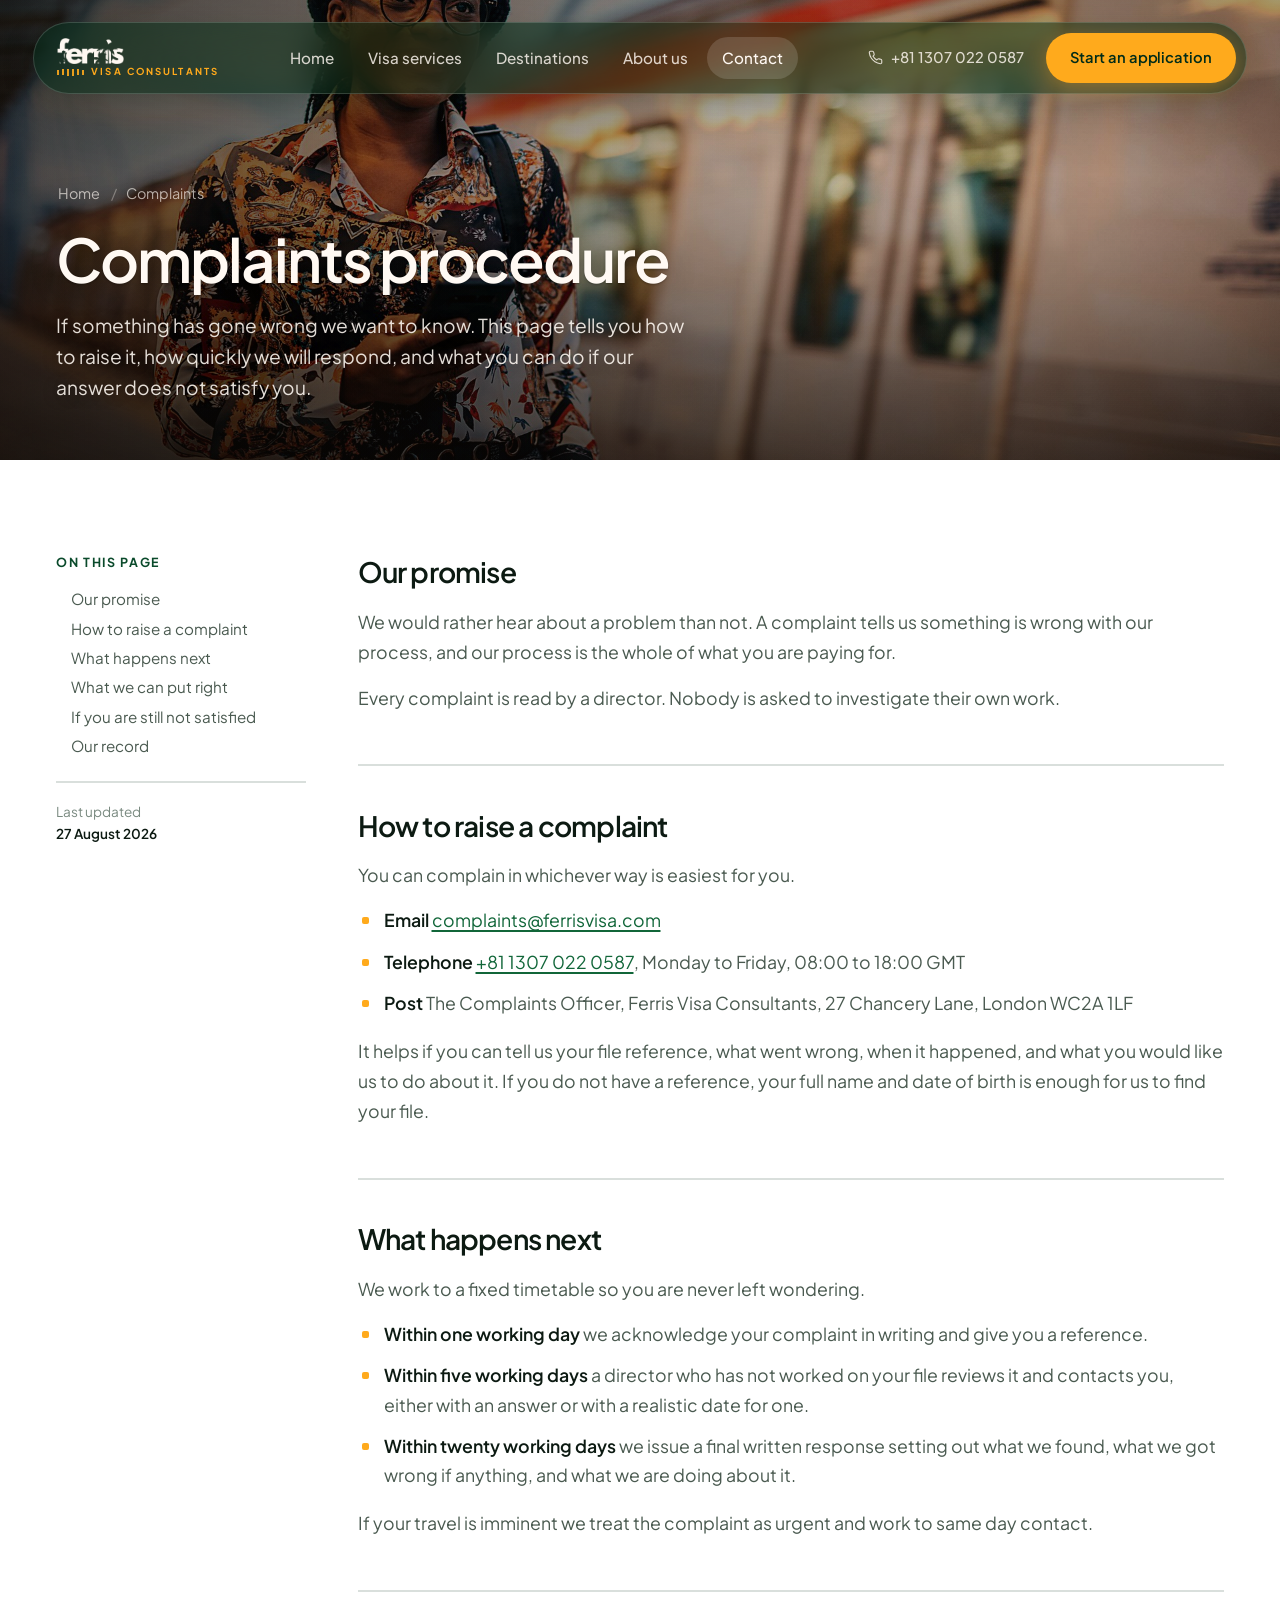
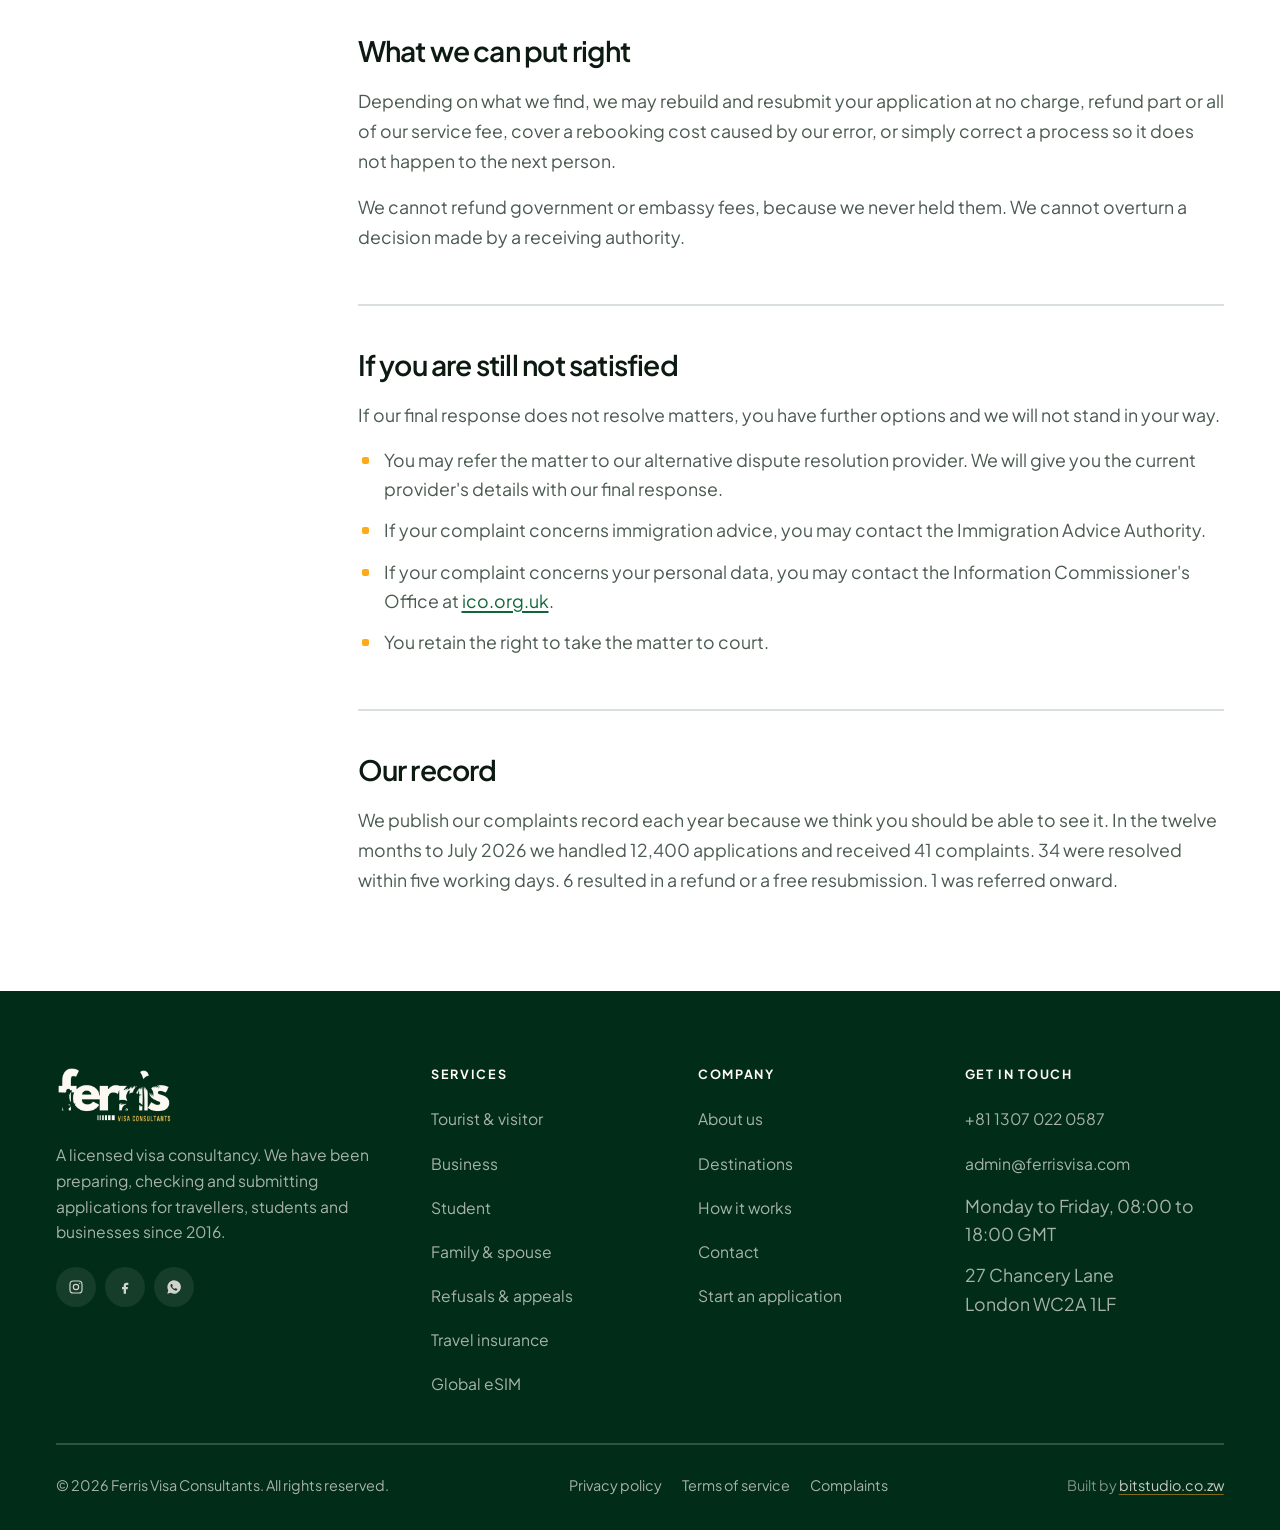
<file: complaints.html>
<!DOCTYPE html>
<html lang="en" class="no-js">
<head>
<meta charset="utf-8">
<meta name="viewport" content="width=device-width, initial-scale=1">
<title>Complaints | Ferris Visa Consultants</title>
<meta name="description" content="How to complain to Ferris Visa Consultants, what happens when you do, and where to go if you remain unsatisfied.">
<meta name="robots" content="index,follow">
<link rel="icon" href="assets/favicon.svg?v=14e6acf57c" type="image/svg+xml">
<link rel="preconnect" href="https://fonts.googleapis.com">
<link rel="preconnect" href="https://fonts.gstatic.com" crossorigin>
<link rel="stylesheet" href="assets/css/flags.css?v=064134d4d3">
<link rel="stylesheet" href="assets/css/styles.css?v=221f9d4876">
<script>document.documentElement.classList.remove('no-js')</script>
</head>
<body>

<div class="nav-wrap">
  <header class="nav">
    <a class="nav-logo" href="index.html" aria-label="Ferris Visa Consultants home">
      <img src="assets/logos/wordmark-cream.png?v=b342797add" alt="Ferris">
      <span class="nav-logo-sub" aria-hidden="true"><span class="bars"><span></span><span></span><span></span><span></span><span></span><span></span></span>Visa Consultants</span>
    </a>
    <nav class="nav-links" aria-label="Primary">
      <a href="index.html">Home</a>
      <a href="services.html">Visa services</a>
      <a href="destinations.html">Destinations</a>
      <a href="about.html">About us</a>
      <a href="contact.html" class="is-active">Contact</a>
    </nav>
    <div class="nav-actions">
      <a class="nav-phone" href="tel:+8113070220587">
        <svg viewBox="0 0 24 24" fill="none" stroke="currentColor" stroke-width="1.8" stroke-linecap="round" stroke-linejoin="round"><path d="M22 16.9v3a2 2 0 0 1-2.2 2 19.8 19.8 0 0 1-8.6-3.1 19.5 19.5 0 0 1-6-6A19.8 19.8 0 0 1 2.1 4.2 2 2 0 0 1 4.1 2h3a2 2 0 0 1 2 1.7c.1 1 .4 1.9.7 2.8a2 2 0 0 1-.5 2.1L8.1 9.9a16 16 0 0 0 6 6l1.3-1.2a2 2 0 0 1 2.1-.5c.9.3 1.8.6 2.8.7a2 2 0 0 1 1.7 2Z"/></svg>
        +81 1307 022 0587
      </a>
      <a class="btn btn--amber" href="apply.html"><span class="btn-label">Start an application</span><span class="btn-label-short">Apply</span></a>
      <button class="nav-toggle" type="button" aria-label="Open menu" aria-expanded="false"><span></span></button>
    </div>
  </header>
</div>

<div class="shell">
<main class="sheet">

  <section class="pagehead pagehead--legal">
    <div class="pagehead-media"><img src="assets/img/traveller-platform.jpg?v=0cf1abdc5f" alt=""></div>
    <div class="pagehead-inner">
      <div class="crumbs"><a href="index.html">Home</a><span>/</span>Complaints</div>
      <div class="pagehead-copy">
        <h1 class="h1">Complaints procedure</h1>
        <p>If something has gone wrong we want to know. This page tells you how to raise it, how quickly we will respond, and what you can do if our answer does not satisfy you.</p>
      </div>
    </div>
  </section>

  <section class="section section--white">
    <div class="legal">
      <aside class="legal-toc reveal">
        <h2>On this page</h2>
        <nav aria-label="Sections of this document">
          <a href="#our-promise">Our promise</a>
          <a href="#how-to-complain">How to raise a complaint</a>
          <a href="#what-happens">What happens next</a>
          <a href="#outcomes">What we can put right</a>
          <a href="#if-unhappy">If you are still not satisfied</a>
          <a href="#record">Our record</a>
        </nav>
        <p class="legal-updated">Last updated<br><b>27 August 2026</b></p>
      </aside>

      <article class="legal-body reveal" data-d="1">
        <section id="our-promise">
          <h2>Our promise</h2>
          <p>We would rather hear about a problem than not. A complaint tells us something is wrong with our
          process, and our process is the whole of what you are paying for.</p>
          <p>Every complaint is read by a director. Nobody is asked to investigate their own work.</p>
        </section>

        <section id="how-to-complain">
          <h2>How to raise a complaint</h2>
          <p>You can complain in whichever way is easiest for you.</p>
          <ul>
            <li><b>Email</b> <a href="mailto:complaints@ferrisvisa.com">complaints@ferrisvisa.com</a></li>
            <li><b>Telephone</b> <a href="tel:+8113070220587">+81 1307 022 0587</a>, Monday to Friday, 08:00 to 18:00 GMT</li>
            <li><b>Post</b> The Complaints Officer, Ferris Visa Consultants, 27 Chancery Lane, London WC2A 1LF</li>
          </ul>
          <p>It helps if you can tell us your file reference, what went wrong, when it happened, and what you
          would like us to do about it. If you do not have a reference, your full name and date of birth is
          enough for us to find your file.</p>
        </section>

        <section id="what-happens">
          <h2>What happens next</h2>
          <p>We work to a fixed timetable so you are never left wondering.</p>
          <ul>
            <li><b>Within one working day</b> we acknowledge your complaint in writing and give you a reference.</li>
            <li><b>Within five working days</b> a director who has not worked on your file reviews it and contacts
            you, either with an answer or with a realistic date for one.</li>
            <li><b>Within twenty working days</b> we issue a final written response setting out what we found, what
            we got wrong if anything, and what we are doing about it.</li>
          </ul>
          <p>If your travel is imminent we treat the complaint as urgent and work to same day contact.</p>
        </section>

        <section id="outcomes">
          <h2>What we can put right</h2>
          <p>Depending on what we find, we may rebuild and resubmit your application at no charge, refund part
          or all of our service fee, cover a rebooking cost caused by our error, or simply correct a process so it
          does not happen to the next person.</p>
          <p>We cannot refund government or embassy fees, because we never held them. We cannot overturn a
          decision made by a receiving authority.</p>
        </section>

        <section id="if-unhappy">
          <h2>If you are still not satisfied</h2>
          <p>If our final response does not resolve matters, you have further options and we will not stand in
          your way.</p>
          <ul>
            <li>You may refer the matter to our alternative dispute resolution provider. We will give you the
            current provider's details with our final response.</li>
            <li>If your complaint concerns immigration advice, you may contact the Immigration Advice Authority.</li>
            <li>If your complaint concerns your personal data, you may contact the Information Commissioner's
            Office at <a href="https://ico.org.uk" rel="noopener">ico.org.uk</a>.</li>
            <li>You retain the right to take the matter to court.</li>
          </ul>
        </section>

        <section id="record">
          <h2>Our record</h2>
          <p>We publish our complaints record each year because we think you should be able to see it. In the
          twelve months to July 2026 we handled 12,400 applications and received 41 complaints. 34 were resolved
          within five working days. 6 resulted in a refund or a free resubmission. 1 was referred onward.</p>
        </section>
      </article>
    </div>
  </section>

  <footer class="footer">
    <div class="footer-top">
      <div class="footer-brand">
        <img src="assets/logos/logo-cream.png?v=9a2a33fcc6" alt="Ferris Visa Consultants">
        <p>A licensed visa consultancy. We have been preparing, checking and submitting applications for travellers, students and businesses since 2016.</p>
        <div class="socials">
          <a href="https://www.instagram.com/ferris.visa" target="_blank" rel="noopener" aria-label="Ferris Visa Consultants on Instagram"><svg viewBox="0 0 24 24" fill="none" stroke="currentColor" stroke-width="1.8"><rect x="3" y="3" width="18" height="18" rx="5"/><circle cx="12" cy="12" r="4"/><circle cx="17.5" cy="6.5" r="1" fill="currentColor" stroke="none"/></svg></a>
          <a href="https://www.facebook.com/Ferrisvisa" target="_blank" rel="noopener" aria-label="Ferris Visa Consultants on Facebook"><svg viewBox="0 0 24 24" fill="currentColor"><path d="M14 9h3V5.5h-3c-2.3 0-4 1.9-4 4.2V12H7.5v3.5H10V22h3.5v-6.5H16l.5-3.5H13.5v-2c0-.6.4-1 1-1Z"/></svg></a>
          <a href="https://wa.me/8113070220587" target="_blank" rel="noopener" aria-label="Chat with us on WhatsApp"><svg viewBox="0 0 24 24" fill="currentColor"><path d="M12 2a10 10 0 0 0-8.6 15L2 22l5.2-1.4A10 10 0 1 0 12 2Zm5.2 14.1c-.2.6-1.3 1.2-1.8 1.2-.5.1-1 .1-1.7-.1-.4-.1-.9-.3-1.5-.6-2.7-1.2-4.4-3.9-4.6-4.1-.1-.2-1-1.4-1-2.6s.6-1.8.9-2.1c.2-.2.5-.3.7-.3h.5c.2 0 .4 0 .6.5l.8 2c.1.2.1.3 0 .5l-.4.5-.3.3c-.1.1-.2.3-.1.5.1.2.6 1.1 1.4 1.8 1 .9 1.8 1.1 2 1.2.2.1.4.1.5-.1l.7-.9c.2-.2.3-.2.5-.1l2 1c.2.1.4.2.4.3.1.1.1.6-.1 1.2Z"/></svg></a>
        </div>
      </div>
      <div>
        <h4>Services</h4>
        <ul class="footer-links">
          <li><a href="services.html#tourist">Tourist &amp; visitor</a></li>
          <li><a href="services.html#business">Business</a></li>
          <li><a href="services.html#student">Student</a></li>
          <li><a href="services.html#family">Family &amp; spouse</a></li>
          <li><a href="services.html#appeals">Refusals &amp; appeals</a></li>
          <li><a href="services.html#insurance">Travel insurance</a></li>
          <li><a href="services.html#esim">Global eSIM</a></li>
        </ul>
      </div>
      <div>
        <h4>Company</h4>
        <ul class="footer-links">
          <li><a href="about.html">About us</a></li>
          <li><a href="destinations.html">Destinations</a></li>
          <li><a href="index.html#process">How it works</a></li>
          <li><a href="contact.html">Contact</a></li>
          <li><a href="apply.html">Start an application</a></li>
        </ul>
      </div>
      <div>
        <h4>Get in touch</h4>
        <ul class="footer-links">
          <li><a href="tel:+8113070220587">+81 1307 022 0587</a></li>
          <li><a href="mailto:admin@ferrisvisa.com">admin@ferrisvisa.com</a></li>
          <li>Monday to Friday, 08:00 to 18:00 GMT</li>
          <li>27 Chancery Lane<br>London WC2A 1LF</li>
        </ul>
      </div>
    </div>
    <div class="footer-bottom">
      <p>© <span data-year>2026</span> Ferris Visa Consultants. All rights reserved.</p>
      <nav aria-label="Legal"><a href="privacy.html">Privacy policy</a><a href="terms.html">Terms of service</a><a href="complaints.html">Complaints</a></nav>
      <p class="footer-credit">Built by <a href="https://bitstudio.co.zw" target="_blank" rel="noopener">bitstudio.co.zw</a></p>
    </div>
  </footer>

</main>
</div>

<script src="assets/js/main.js?v=0642bdb331"></script>
</body>
</html>
</file>
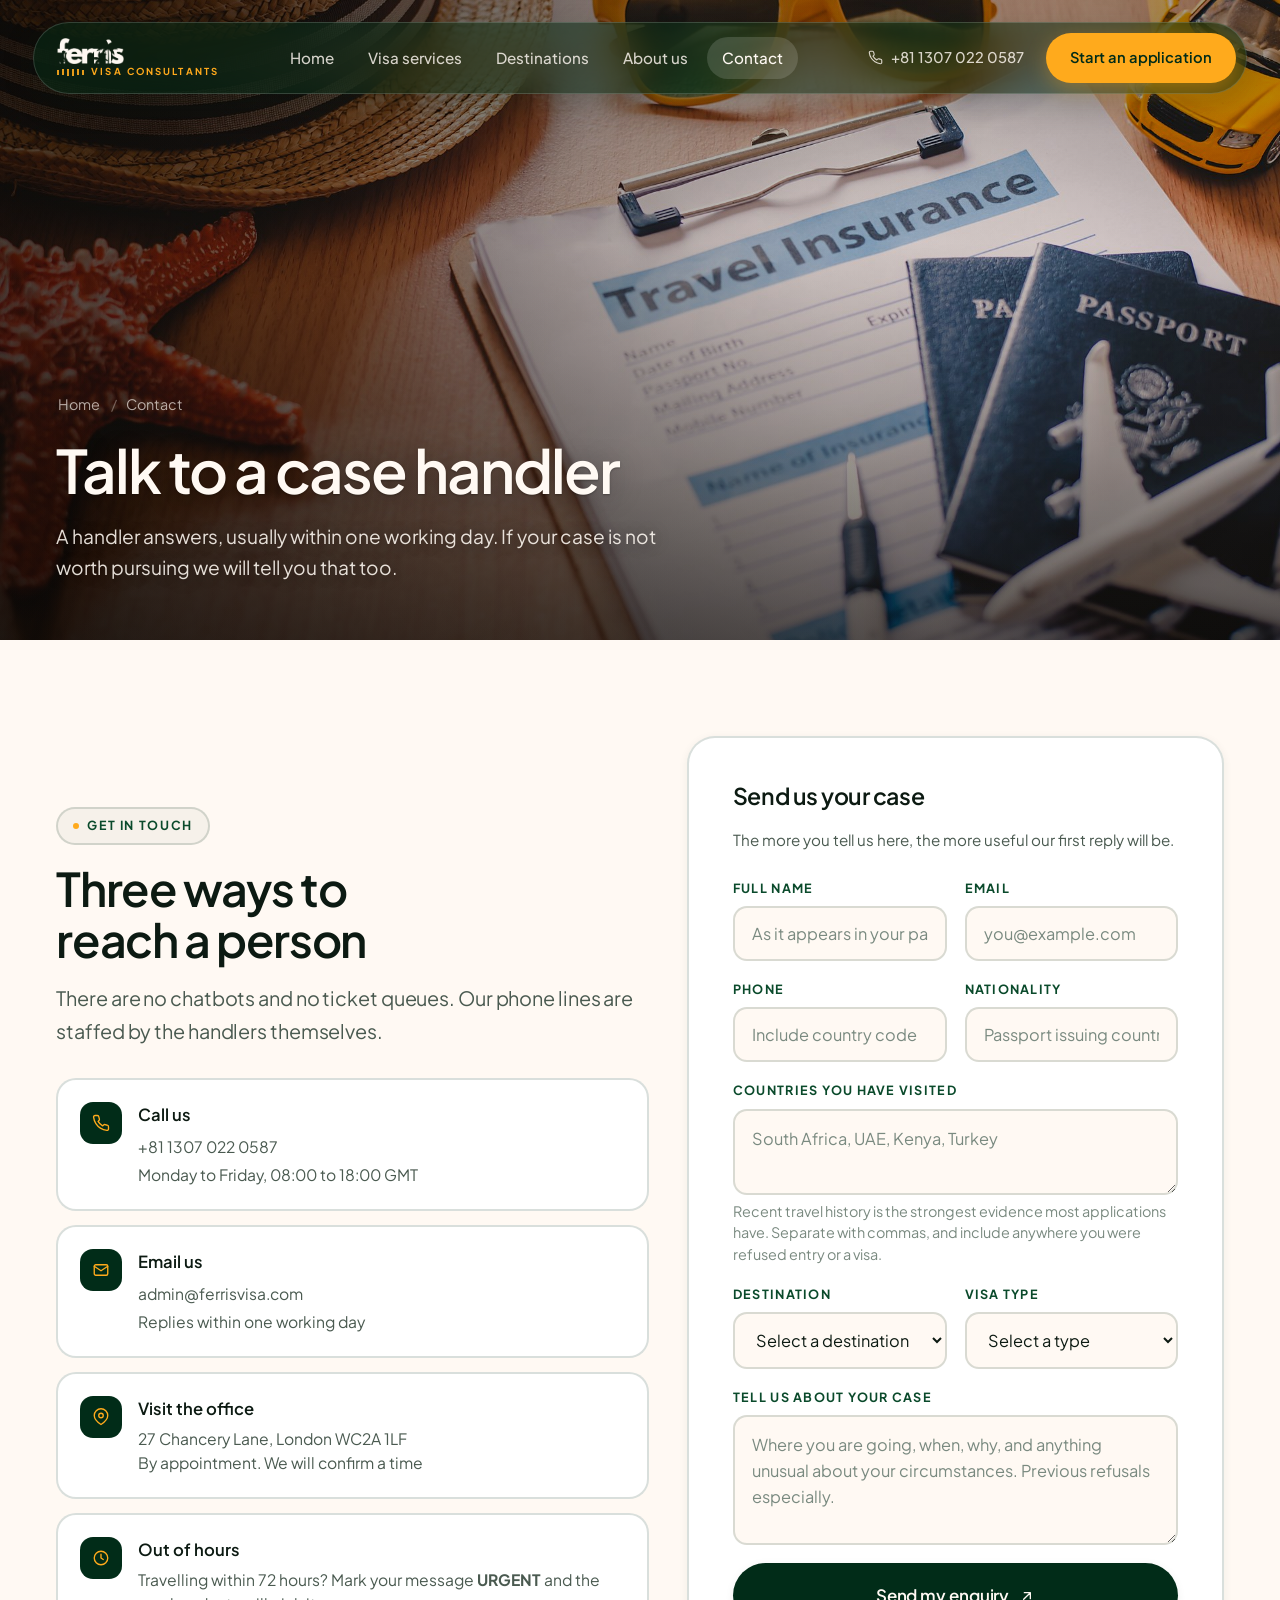
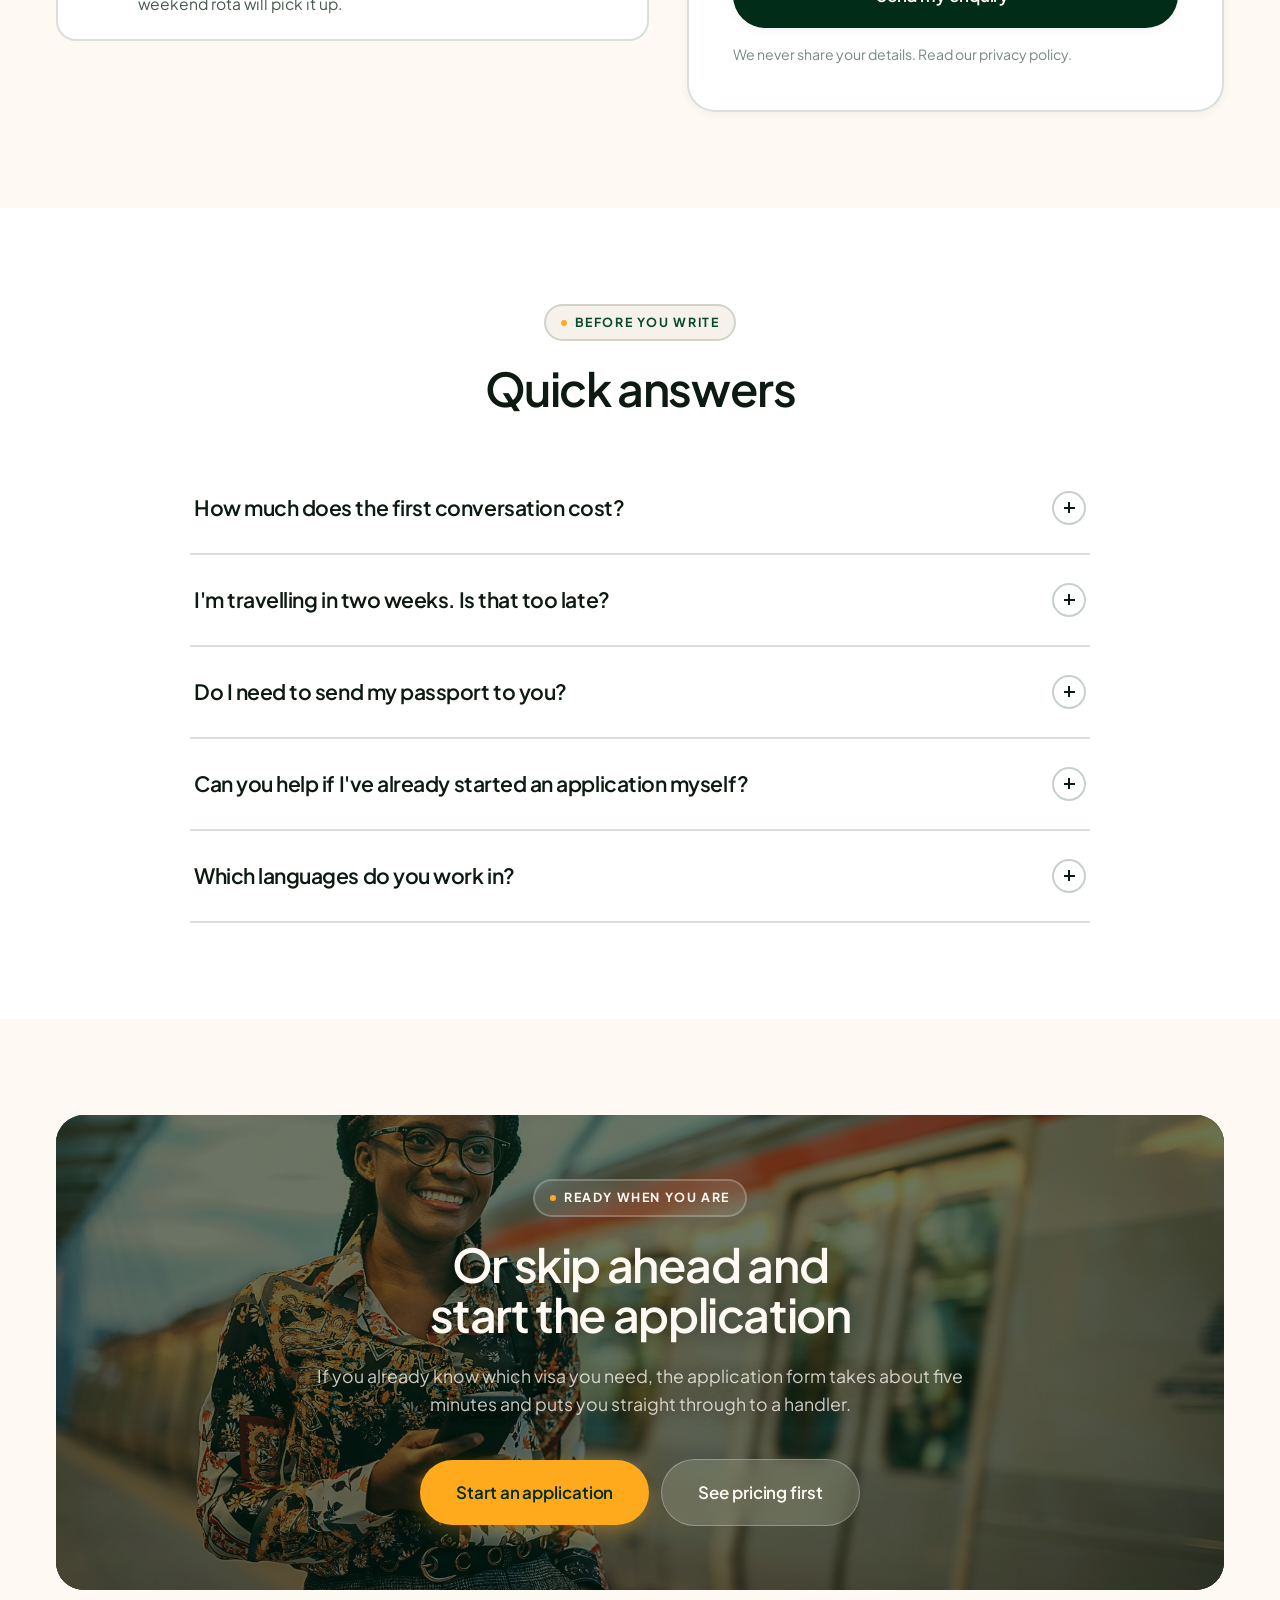
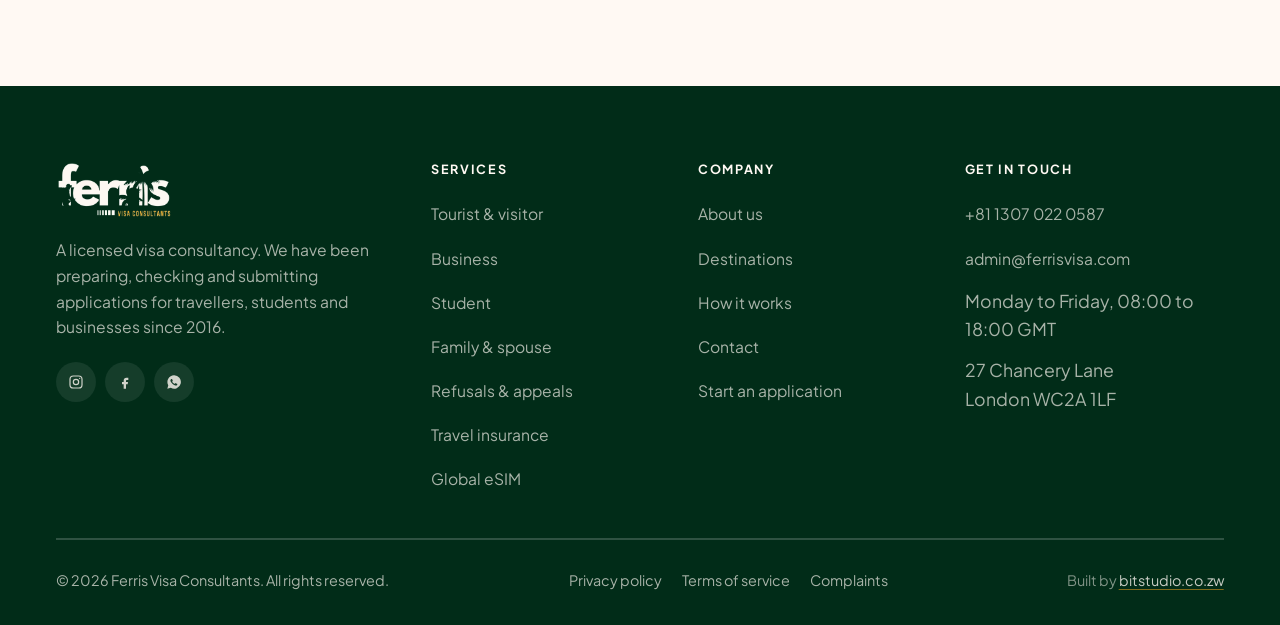
<file: contact.html>
<!DOCTYPE html>
<html lang="en" class="no-js">
<head>
<meta charset="utf-8">
<meta name="viewport" content="width=device-width, initial-scale=1">
<title>Contact | Ferris Visa Consultants</title>
<meta name="description" content="Talk to a Ferris case handler. Free assessment, honest answer, no obligation. Call, email or send us your case.">
<link rel="icon" href="assets/favicon.svg?v=14e6acf57c" type="image/svg+xml">
<link rel="preconnect" href="https://fonts.googleapis.com">
<link rel="preconnect" href="https://fonts.gstatic.com" crossorigin>
<link rel="stylesheet" href="assets/css/flags.css?v=064134d4d3">
<link rel="stylesheet" href="assets/css/styles.css?v=221f9d4876">
<script>document.documentElement.classList.remove('no-js')</script>
</head>
<body>

<div class="nav-wrap">
  <header class="nav">
    <a class="nav-logo" href="index.html" aria-label="Ferris Visa Consultants home">
      <img src="assets/logos/wordmark-cream.png?v=b342797add" alt="Ferris">
      <span class="nav-logo-sub" aria-hidden="true"><span class="bars"><span></span><span></span><span></span><span></span><span></span><span></span></span>Visa Consultants</span>
    </a>
    <nav class="nav-links" aria-label="Primary">
      <a href="index.html">Home</a>
      <a href="services.html">Visa services</a>
      <a href="destinations.html">Destinations</a>
      <a href="about.html">About us</a>
      <a href="contact.html" class="is-active">Contact</a>
    </nav>
    <div class="nav-actions">
      <a class="nav-phone" href="tel:+8113070220587">
        <svg viewBox="0 0 24 24" fill="none" stroke="currentColor" stroke-width="1.8" stroke-linecap="round" stroke-linejoin="round"><path d="M22 16.9v3a2 2 0 0 1-2.2 2 19.8 19.8 0 0 1-8.6-3.1 19.5 19.5 0 0 1-6-6A19.8 19.8 0 0 1 2.1 4.2 2 2 0 0 1 4.1 2h3a2 2 0 0 1 2 1.7c.1 1 .4 1.9.7 2.8a2 2 0 0 1-.5 2.1L8.1 9.9a16 16 0 0 0 6 6l1.3-1.2a2 2 0 0 1 2.1-.5c.9.3 1.8.6 2.8.7a2 2 0 0 1 1.7 2Z"/></svg>
        +81 1307 022 0587
      </a>
      <a class="btn btn--amber" href="apply.html"><span class="btn-label">Start an application</span><span class="btn-label-short">Apply</span></a>
      <button class="nav-toggle" type="button" aria-label="Open menu" aria-expanded="false"><span></span></button>
    </div>
  </header>
</div>

<div class="shell">
<main class="sheet">

  <section class="pagehead">
    <div class="pagehead-media"><img src="assets/img/travel-desk.jpg?v=c43e7cf2e7" alt="Passports, forms and travel accessories on a desk"></div>
    <div class="pagehead-inner">
      <div class="crumbs"><a href="index.html">Home</a><span>/</span>Contact</div>
      <div class="pagehead-copy">
        <h1 class="h1">Talk to a case handler</h1>
        <p>A handler answers, usually within one working day. If your case is not worth pursuing we will tell you that too.</p>
      </div>
    </div>
  </section>

  <section class="section section--cream">
    <div class="split">
      <div class="reveal">
        <span class="eyebrow"><i></i>Get in touch</span>
        <h2 class="h2 u-mt-s">Three ways to reach a person</h2>
        <p class="lead u-mt-s">There are no chatbots and no ticket queues. Our phone lines are staffed by the handlers themselves.</p>

        <div class="contact-list">
          <div class="contact-row">
            <span class="cr-ic" aria-hidden="true"><svg viewBox="0 0 24 24" fill="none" stroke="currentColor" stroke-width="1.8" stroke-linecap="round" stroke-linejoin="round"><path d="M22 16.9v3a2 2 0 0 1-2.2 2 19.8 19.8 0 0 1-8.6-3.1 19.5 19.5 0 0 1-6-6A19.8 19.8 0 0 1 2.1 4.2 2 2 0 0 1 4.1 2h3a2 2 0 0 1 2 1.7c.1 1 .4 1.9.7 2.8a2 2 0 0 1-.5 2.1L8.1 9.9a16 16 0 0 0 6 6l1.3-1.2a2 2 0 0 1 2.1-.5c.9.3 1.8.6 2.8.7a2 2 0 0 1 1.7 2Z"/></svg></span>
            <div>
              <b>Call us</b>
              <a href="tel:+8113070220587">+81 1307 022 0587</a>
              <p class="tiny">Monday to Friday, 08:00 to 18:00 GMT</p>
            </div>
          </div>

          <div class="contact-row">
            <span class="cr-ic" aria-hidden="true"><svg viewBox="0 0 24 24" fill="none" stroke="currentColor" stroke-width="1.8" stroke-linecap="round" stroke-linejoin="round"><rect x="3" y="5" width="18" height="14" rx="2"/><path d="m3 7 9 6 9-6"/></svg></span>
            <div>
              <b>Email us</b>
              <a href="mailto:admin@ferrisvisa.com">admin@ferrisvisa.com</a>
              <p class="tiny">Replies within one working day</p>
            </div>
          </div>

          <div class="contact-row">
            <span class="cr-ic" aria-hidden="true"><svg viewBox="0 0 24 24" fill="none" stroke="currentColor" stroke-width="1.8" stroke-linecap="round" stroke-linejoin="round"><path d="M21 10c0 6-9 12-9 12s-9-6-9-12a9 9 0 0 1 18 0Z"/><circle cx="12" cy="10" r="3"/></svg></span>
            <div>
              <b>Visit the office</b>
              <p>27 Chancery Lane, London WC2A 1LF</p>
              <p class="tiny">By appointment. We will confirm a time</p>
            </div>
          </div>

          <div class="contact-row">
            <span class="cr-ic" aria-hidden="true"><svg viewBox="0 0 24 24" fill="none" stroke="currentColor" stroke-width="1.8" stroke-linecap="round" stroke-linejoin="round"><circle cx="12" cy="12" r="9"/><path d="M12 7v5l3 2"/></svg></span>
            <div>
              <b>Out of hours</b>
              <p>Travelling within 72 hours? Mark your message <strong>URGENT</strong> and the weekend rota will pick it up.</p>
            </div>
          </div>
        </div>
      </div>

      <div class="reveal" data-d="1">
        <div class="form-card">
          <h2 class="h3">Send us your case</h2>
          <p class="small u-mt-s" style="margin-bottom:26px">The more you tell us here, the more useful our first reply will be.</p>

          <form class="form-grid" data-handoff novalidate>
            <div class="field">
              <label for="c-name">Full name</label>
              <input id="c-name" name="name" type="text" placeholder="As it appears in your passport" required>
            </div>
            <div class="field">
              <label for="c-email">Email</label>
              <input id="c-email" name="email" type="email" placeholder="you@example.com" required>
            </div>
            <div class="field">
              <label for="c-phone">Phone</label>
              <input id="c-phone" name="phone" type="tel" placeholder="Include country code">
            </div>
            <div class="field">
              <label for="c-nat">Nationality</label>
              <input id="c-nat" name="nationality" type="text" placeholder="Passport issuing country">
            </div>
            <div class="field field--full">
              <label for="c-visited">Countries you have visited</label>
              <textarea id="c-visited" name="visited" class="field-compact" placeholder="South Africa, UAE, Kenya, Turkey"></textarea>
              <p class="field-hint">Recent travel history is the strongest evidence most applications have. Separate with commas, and include anywhere you were refused entry or a visa.</p>
            </div>
            <div class="field">
              <label for="c-dest">Destination</label>
              <select id="c-dest" name="destination" data-flag-select="contact">
              <option value="">Select a destination</option>
                <option value="uae">Dubai &amp; the UAE</option>
                <option value="china">China</option>
                <option value="indonesia">Indonesia</option>
                <option value="india">India</option>
                <option value="schengen">Schengen Area / Europe</option>
                <option value="uk">United Kingdom</option>
                <option value="usa">United States</option>
                <option value="canada">Canada</option>
                <option value="australia">Australia</option>
                <option value="japan">Japan</option>
                <option value="other">Somewhere else</option>
            </select>
              <span class="field-flag" data-flag-target="contact"></span>
            </div>
            <div class="field">
              <label for="c-type">Visa type</label>
              <select id="c-type" name="type">
                <option value="">Select a type</option>
                <option value="tourist">Tourist / visitor</option>
                <option value="business">Business</option>
                <option value="student">Student</option>
                <option value="family">Family &amp; spouse</option>
                <option value="appeal">Refusal or appeal</option>
                <option value="unsure">I'm not sure</option>
              </select>
            </div>
            <div class="field field--full">
              <label for="c-msg">Tell us about your case</label>
              <textarea id="c-msg" name="message" placeholder="Where you are going, when, why, and anything unusual about your circumstances. Previous refusals especially." required></textarea>
            </div>
            <div class="field--full">
              <button class="btn btn--primary btn--lg btn--block" type="submit">
                Send my enquiry
                <svg viewBox="0 0 24 24" width="16" height="16" fill="none" stroke="currentColor" stroke-width="2" stroke-linecap="round" stroke-linejoin="round"><path d="M7 17 17 7M8 7h9v9"/></svg>
              </button>
              <p class="form-note">We never share your details. Read our <a href="privacy.html">privacy policy</a>.</p>
              <div class="handoff" data-handoff-panel>
                <div class="handoff-head">
                  <span class="handoff-tick" aria-hidden="true">
                    <svg viewBox="0 0 24 24" fill="none" stroke="currentColor" stroke-width="2.4" stroke-linecap="round" stroke-linejoin="round"><path d="m5 13 4 4L19 7"/></svg>
                  </span>
                  <span>
                    <b>Your details are ready to send</b>
                    <p>Your answers are already written into the message. Open it in your mail app and press send.</p>
                  </span>
                </div>

                <div class="handoff-choices">
                  <a class="handoff-btn handoff-btn--mail" data-send="email" href="#">
                    <span class="ic" aria-hidden="true">
                      <svg viewBox="0 0 24 24" fill="none" stroke="currentColor" stroke-width="1.9" stroke-linecap="round" stroke-linejoin="round"><rect x="3" y="5" width="18" height="14" rx="2"/><path d="m3 7 9 6 9-6"/></svg>
                    </span>
                    <span><b>Send by email</b><span>Goes to admin@ferrisvisa.com, reply within one working day</span></span>
                  </a>
                </div>

                <details class="handoff-preview">
                  <summary>See exactly what will be sent</summary>
                  <pre data-handoff-preview></pre>
                </details>

                <button class="handoff-back" type="button" data-handoff-back>Go back and change something</button>
              </div>
            </div>
          </form>
        </div>
      </div>
    </div>
  </section>

  <!-- ===== FAQ ===== -->
  <section class="section section--white">
    <div class="section-head reveal" style="justify-content:center;text-align:center">
      <div>
        <span class="eyebrow"><i></i>Before you write</span>
        <h2 class="h2">Quick answers</h2>
      </div>
    </div>

    <div class="faq reveal" data-d="1">
      <div class="faq-item">
        <button class="faq-q" type="button" aria-expanded="false">How much does the first conversation cost?<span class="faq-ic" aria-hidden="true"></span></button>
        <div class="faq-a"><p>Nothing. The eligibility assessment is free whether it takes ten minutes or an hour, and you are under no obligation afterwards. You will come away knowing which visa applies, what the total cost would be, and our honest view of your chances.</p></div>
      </div>
      <div class="faq-item">
        <button class="faq-q" type="button" aria-expanded="false">I'm travelling in two weeks. Is that too late?<span class="faq-ic" aria-hidden="true"></span></button>
        <div class="faq-a"><p>Possibly not. UAE routes routinely complete in under a week, and several consulates offer paid expedited services. Call rather than email if you are inside 14 days. We will tell you in one conversation whether it is realistic, and we will not take a fee for something that cannot land in time.</p></div>
      </div>
      <div class="faq-item">
        <button class="faq-q" type="button" aria-expanded="false">Do I need to send my passport to you?<span class="faq-ic" aria-hidden="true"></span></button>
        <div class="faq-a"><p>Almost never. We work from scans uploaded to the encrypted vault, and you take the physical passport to your own biometrics appointment. Only a handful of routes still require physical submission, and we will tell you upfront if yours is one of them.</p></div>
      </div>
      <div class="faq-item">
        <button class="faq-q" type="button" aria-expanded="false">Can you help if I've already started an application myself?<span class="faq-ic" aria-hidden="true"></span></button>
        <div class="faq-a"><p>Yes, and it happens often. Send us what you have completed so far and we will check it against the rules before you submit. A review beforehand costs less than a refusal review afterwards.</p></div>
      </div>
      <div class="faq-item">
        <button class="faq-q" type="button" aria-expanded="false">Which languages do you work in?<span class="faq-ic" aria-hidden="true"></span></button>
        <div class="faq-a"><p>English, French, Shona, Swahili, Arabic and Portuguese in house. For any other language we arrange certified translation of your supporting documents, charged at cost.</p></div>
      </div>
    </div>
  </section>

  <section class="section section--cream">
    <div class="cta reveal">
      <div class="cta-bg" aria-hidden="true"><img src="assets/img/traveller-platform.jpg?v=0cf1abdc5f" alt=""></div>
      <div class="cta-inner">
        <span class="eyebrow eyebrow--onDark"><i></i>Ready when you are</span>
        <h2 class="h2">Or skip ahead and start the application</h2>
        <p>If you already know which visa you need, the application form takes about five minutes and puts you straight through to a handler.</p>
        <div class="btn-pair u-mt-s">
          <a class="btn btn--amber btn--lg" href="apply.html">Start an application</a>
          <a class="btn btn--glass btn--lg" href="services.html">See pricing first</a>
        </div>
      </div>
    </div>
  </section>

  <footer class="footer">
    <div class="footer-top">
      <div class="footer-brand">
        <img src="assets/logos/logo-cream.png?v=9a2a33fcc6" alt="Ferris Visa Consultants">
        <p>A licensed visa consultancy. We have been preparing, checking and submitting applications for travellers, students and businesses since 2016.</p>
        <div class="socials">
          <a href="https://www.instagram.com/ferris.visa" target="_blank" rel="noopener" aria-label="Ferris Visa Consultants on Instagram"><svg viewBox="0 0 24 24" fill="none" stroke="currentColor" stroke-width="1.8"><rect x="3" y="3" width="18" height="18" rx="5"/><circle cx="12" cy="12" r="4"/><circle cx="17.5" cy="6.5" r="1" fill="currentColor" stroke="none"/></svg></a>
          <a href="https://www.facebook.com/Ferrisvisa" target="_blank" rel="noopener" aria-label="Ferris Visa Consultants on Facebook"><svg viewBox="0 0 24 24" fill="currentColor"><path d="M14 9h3V5.5h-3c-2.3 0-4 1.9-4 4.2V12H7.5v3.5H10V22h3.5v-6.5H16l.5-3.5H13.5v-2c0-.6.4-1 1-1Z"/></svg></a>
          <a href="https://wa.me/8113070220587" target="_blank" rel="noopener" aria-label="Chat with us on WhatsApp"><svg viewBox="0 0 24 24" fill="currentColor"><path d="M12 2a10 10 0 0 0-8.6 15L2 22l5.2-1.4A10 10 0 1 0 12 2Zm5.2 14.1c-.2.6-1.3 1.2-1.8 1.2-.5.1-1 .1-1.7-.1-.4-.1-.9-.3-1.5-.6-2.7-1.2-4.4-3.9-4.6-4.1-.1-.2-1-1.4-1-2.6s.6-1.8.9-2.1c.2-.2.5-.3.7-.3h.5c.2 0 .4 0 .6.5l.8 2c.1.2.1.3 0 .5l-.4.5-.3.3c-.1.1-.2.3-.1.5.1.2.6 1.1 1.4 1.8 1 .9 1.8 1.1 2 1.2.2.1.4.1.5-.1l.7-.9c.2-.2.3-.2.5-.1l2 1c.2.1.4.2.4.3.1.1.1.6-.1 1.2Z"/></svg></a>
        </div>
      </div>
      <div>
        <h4>Services</h4>
        <ul class="footer-links">
          <li><a href="services.html#tourist">Tourist &amp; visitor</a></li>
          <li><a href="services.html#business">Business</a></li>
          <li><a href="services.html#student">Student</a></li>
          <li><a href="services.html#family">Family &amp; spouse</a></li>
          <li><a href="services.html#appeals">Refusals &amp; appeals</a></li>
          <li><a href="services.html#insurance">Travel insurance</a></li>
          <li><a href="services.html#esim">Global eSIM</a></li>
        </ul>
      </div>
      <div>
        <h4>Company</h4>
        <ul class="footer-links">
          <li><a href="about.html">About us</a></li>
          <li><a href="destinations.html">Destinations</a></li>
          <li><a href="index.html#process">How it works</a></li>
          <li><a href="contact.html">Contact</a></li>
          <li><a href="apply.html">Start an application</a></li>
        </ul>
      </div>
      <div>
        <h4>Get in touch</h4>
        <ul class="footer-links">
          <li><a href="tel:+8113070220587">+81 1307 022 0587</a></li>
          <li><a href="mailto:admin@ferrisvisa.com">admin@ferrisvisa.com</a></li>
          <li>Monday to Friday, 08:00 to 18:00 GMT</li>
          <li>27 Chancery Lane<br>London WC2A 1LF</li>
        </ul>
      </div>
    </div>
    <div class="footer-bottom">
      <p>© <span data-year>2026</span> Ferris Visa Consultants. All rights reserved.</p>
      <nav aria-label="Legal"><a href="privacy.html">Privacy policy</a><a href="terms.html">Terms of service</a><a href="complaints.html">Complaints</a></nav>
      <p class="footer-credit">Built by <a href="https://bitstudio.co.zw" target="_blank" rel="noopener">bitstudio.co.zw</a></p>
    </div>
  </footer>

</main>
</div>

<script src="assets/js/main.js?v=0642bdb331"></script>
</body>
</html>
</file>
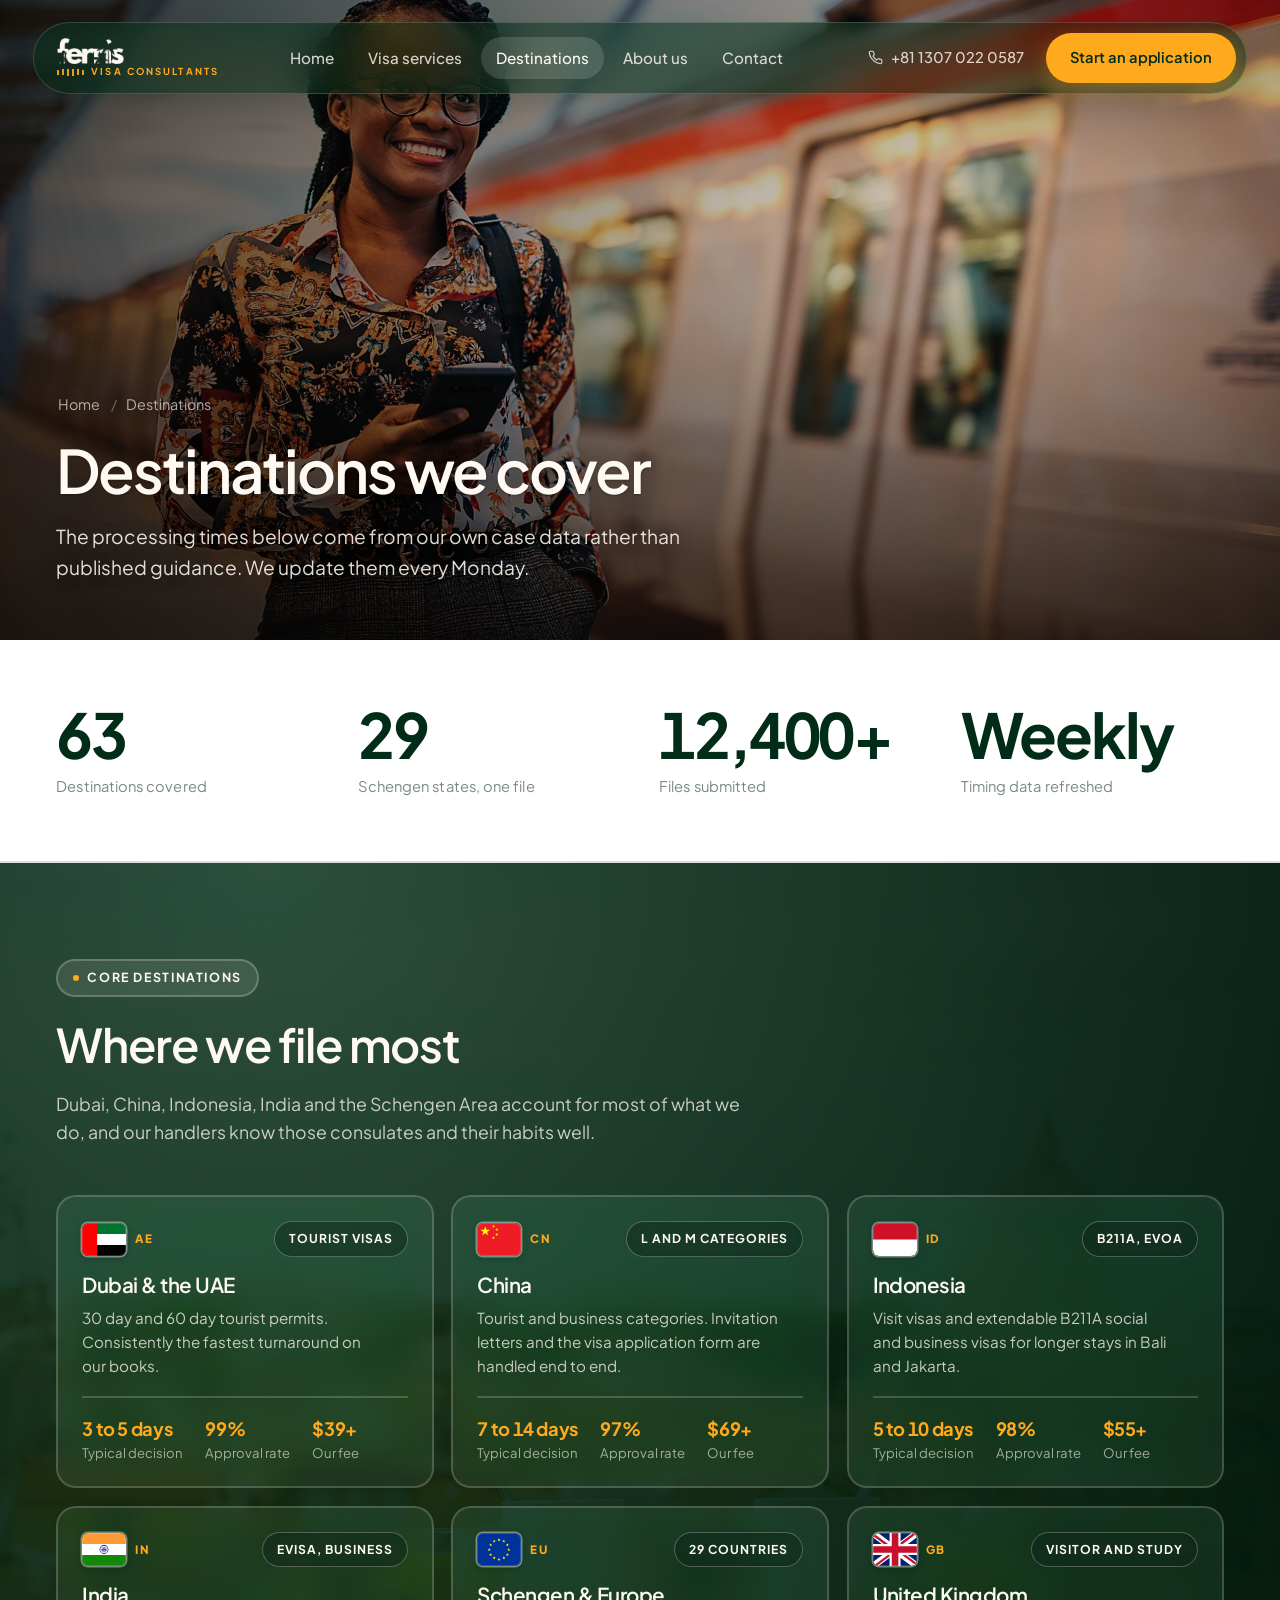
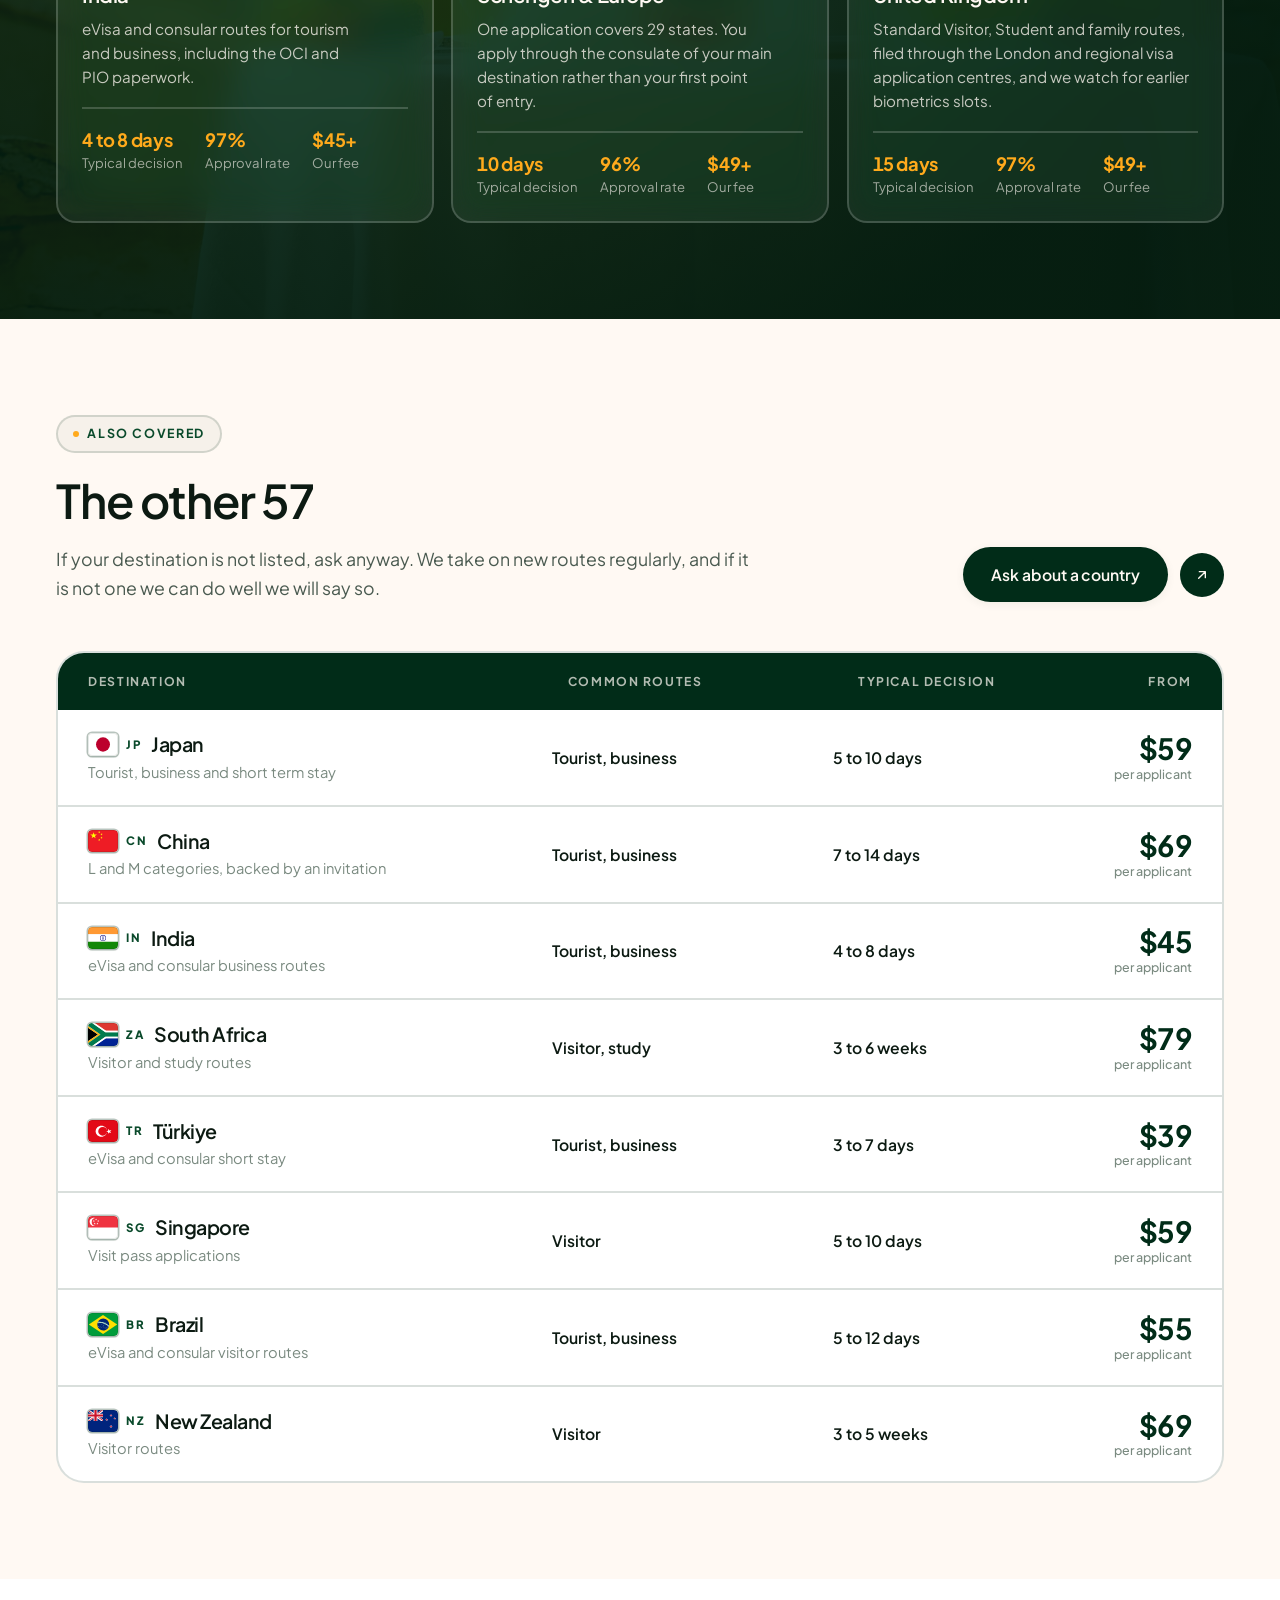
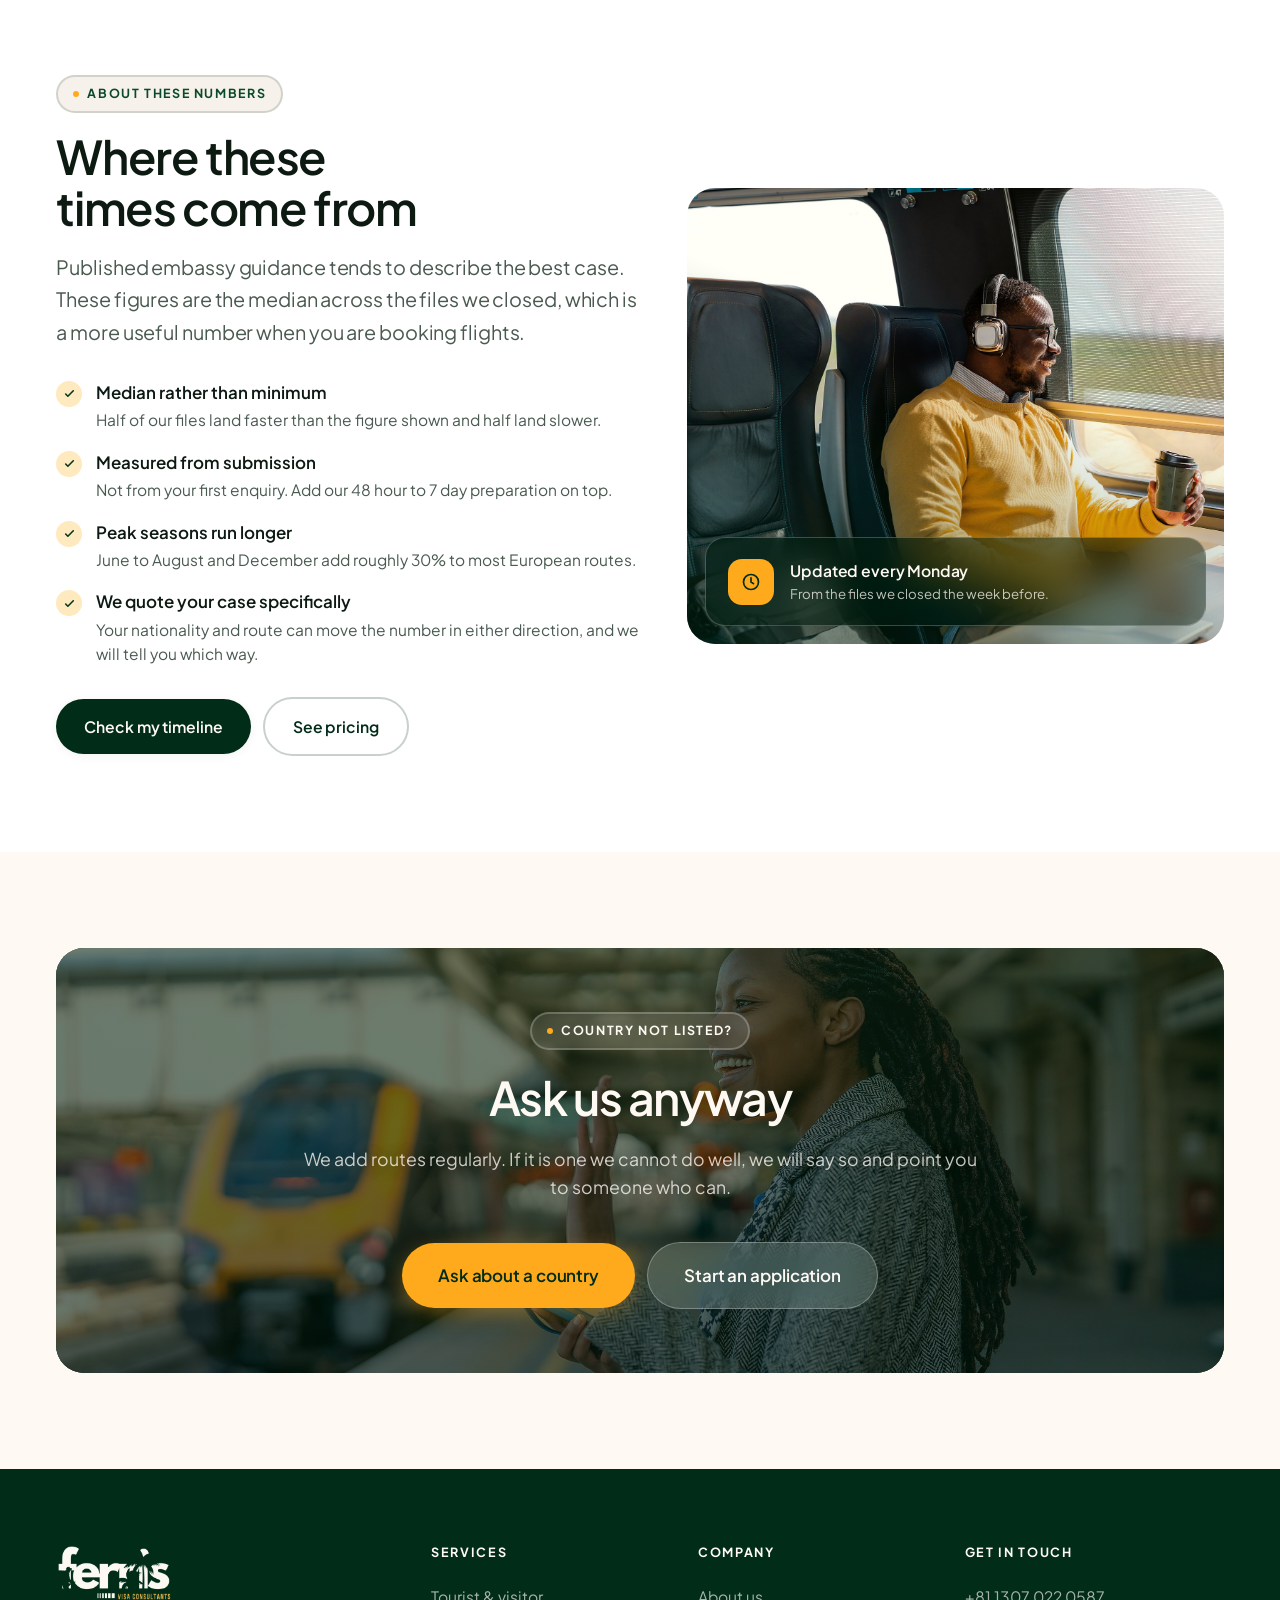
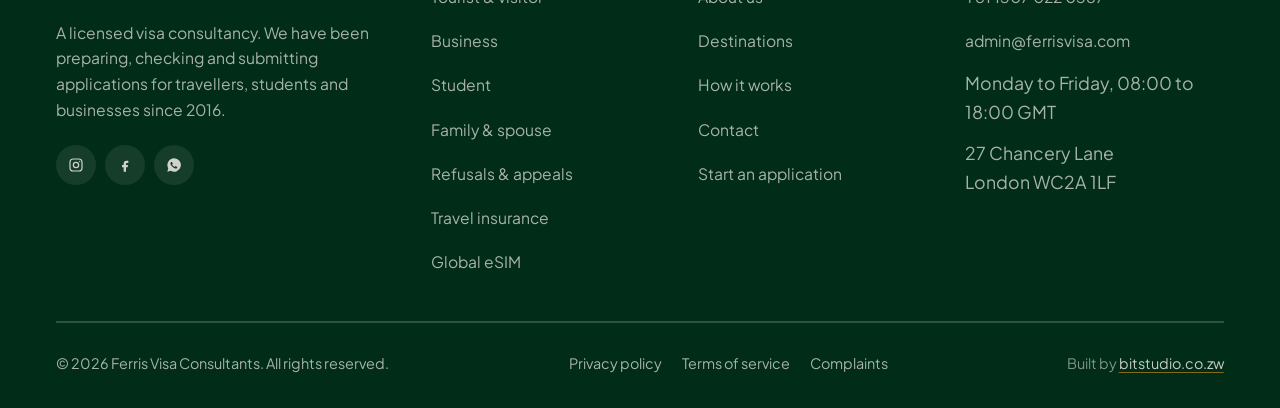
<file: destinations.html>
<!DOCTYPE html>
<html lang="en" class="no-js">
<head>
<meta charset="utf-8">
<meta name="viewport" content="width=device-width, initial-scale=1">
<title>Destinations we cover | Ferris Visa Consultants</title>
<meta name="description" content="Current processing times and approval rates for the UK, Schengen, USA, Canada, UAE, Australia and 50+ other destinations.">
<link rel="icon" href="assets/favicon.svg?v=14e6acf57c" type="image/svg+xml">
<link rel="preconnect" href="https://fonts.googleapis.com">
<link rel="preconnect" href="https://fonts.gstatic.com" crossorigin>
<link rel="stylesheet" href="assets/css/flags.css?v=064134d4d3">
<link rel="stylesheet" href="assets/css/styles.css?v=221f9d4876">
<script>document.documentElement.classList.remove('no-js')</script>
</head>
<body>

<div class="nav-wrap">
  <header class="nav">
    <a class="nav-logo" href="index.html" aria-label="Ferris Visa Consultants home">
      <img src="assets/logos/wordmark-cream.png?v=b342797add" alt="Ferris">
      <span class="nav-logo-sub" aria-hidden="true"><span class="bars"><span></span><span></span><span></span><span></span><span></span><span></span></span>Visa Consultants</span>
    </a>
    <nav class="nav-links" aria-label="Primary">
      <a href="index.html">Home</a>
      <a href="services.html">Visa services</a>
      <a href="destinations.html" class="is-active">Destinations</a>
      <a href="about.html">About us</a>
      <a href="contact.html">Contact</a>
    </nav>
    <div class="nav-actions">
      <a class="nav-phone" href="tel:+8113070220587">
        <svg viewBox="0 0 24 24" fill="none" stroke="currentColor" stroke-width="1.8" stroke-linecap="round" stroke-linejoin="round"><path d="M22 16.9v3a2 2 0 0 1-2.2 2 19.8 19.8 0 0 1-8.6-3.1 19.5 19.5 0 0 1-6-6A19.8 19.8 0 0 1 2.1 4.2 2 2 0 0 1 4.1 2h3a2 2 0 0 1 2 1.7c.1 1 .4 1.9.7 2.8a2 2 0 0 1-.5 2.1L8.1 9.9a16 16 0 0 0 6 6l1.3-1.2a2 2 0 0 1 2.1-.5c.9.3 1.8.6 2.8.7a2 2 0 0 1 1.7 2Z"/></svg>
        +81 1307 022 0587
      </a>
      <a class="btn btn--amber" href="apply.html"><span class="btn-label">Start an application</span><span class="btn-label-short">Apply</span></a>
      <button class="nav-toggle" type="button" aria-label="Open menu" aria-expanded="false"><span></span></button>
    </div>
  </header>
</div>

<div class="shell">
<main class="sheet">

  <section class="pagehead">
    <div class="pagehead-media"><img src="assets/img/traveller-platform.jpg?v=0cf1abdc5f" alt="A traveller on a station platform at dusk"></div>
    <div class="pagehead-inner">
      <div class="crumbs"><a href="index.html">Home</a><span>/</span>Destinations</div>
      <div class="pagehead-copy">
        <h1 class="h1">Destinations we cover</h1>
        <p>The processing times below come from our own case data rather than published guidance. We update them every Monday.</p>
      </div>
    </div>
  </section>

  <section class="trust">
    <div class="trust-grid">
      <div class="trust-item reveal"><b><span data-count="63">63</span></b><span>Destinations covered</span></div>
      <div class="trust-item reveal" data-d="1"><b><span data-count="29">29</span></b><span>Schengen states, one file</span></div>
      <div class="trust-item reveal" data-d="2"><b><span data-count="12400" data-suffix="+">12,400+</span></b><span>Files submitted</span></div>
      <div class="trust-item reveal" data-d="3"><b>Weekly</b><span>Timing data refreshed</span></div>
    </div>
  </section>

  <!-- ===== core six ===== -->
  <section class="section band">
    <div class="band-bg" aria-hidden="true"><img src="assets/img/rome-breakfast.jpg?v=0bd8b9710e" alt=""></div>
    <div class="band-inner">
      <div class="section-head reveal">
        <div>
          <span class="eyebrow eyebrow--onDark"><i></i>Core destinations</span>
          <h2 class="h2">Where we file most</h2>
          <p>Dubai, China, Indonesia, India and the Schengen Area account for most of what we do, and our handlers know those consulates and their habits well.</p>
        </div>
      </div>

      <div class="tiles">
        <div class="tile reveal" id="uae" data-country="ae">
          <div class="tile-head"><span class="flag-chip flag-chip--onDark"><span class="flag-frame flag-frame--onDark flag-frame--lg"><img class="flag" src="assets/flags/4x3/ae.svg?v=6553ccb111" alt="Flag of Dubai &amp; the UAE" width="40" height="30" loading="lazy" decoding="async"></span><span class="code">AE</span></span><span class="card-tag">Tourist visas</span></div>
          <h3>Dubai &amp; the UAE</h3>
          <p>30 day and 60 day tourist permits. Consistently the fastest turnaround on our books.</p>
          <div class="tile-foot"><div><b>3 to 5 days</b>Typical decision</div><div><b>99%</b>Approval rate</div><div><b>$39+</b>Our fee</div></div>
        </div>

        <div class="tile reveal" data-d="1" id="china" data-country="cn">
          <div class="tile-head"><span class="flag-chip flag-chip--onDark"><span class="flag-frame flag-frame--onDark flag-frame--lg"><img class="flag" src="assets/flags/4x3/cn.svg?v=0cbddbb82d" alt="Flag of China" width="40" height="30" loading="lazy" decoding="async"></span><span class="code">CN</span></span><span class="card-tag">L and M categories</span></div>
          <h3>China</h3>
          <p>Tourist and business categories. Invitation letters and the visa application form are handled end to end.</p>
          <div class="tile-foot"><div><b>7 to 14 days</b>Typical decision</div><div><b>97%</b>Approval rate</div><div><b>$69+</b>Our fee</div></div>
        </div>

        <div class="tile reveal" data-d="2" id="indonesia" data-country="id">
          <div class="tile-head"><span class="flag-chip flag-chip--onDark"><span class="flag-frame flag-frame--onDark flag-frame--lg"><img class="flag" src="assets/flags/4x3/id.svg?v=70e68198dc" alt="Flag of Indonesia" width="40" height="30" loading="lazy" decoding="async"></span><span class="code">ID</span></span><span class="card-tag">B211A, eVOA</span></div>
          <h3>Indonesia</h3>
          <p>Visit visas and extendable B211A social and business visas for longer stays in Bali and Jakarta.</p>
          <div class="tile-foot"><div><b>5 to 10 days</b>Typical decision</div><div><b>98%</b>Approval rate</div><div><b>$55+</b>Our fee</div></div>
        </div>

        <div class="tile reveal" id="india" data-country="in">
          <div class="tile-head"><span class="flag-chip flag-chip--onDark"><span class="flag-frame flag-frame--onDark flag-frame--lg"><img class="flag" src="assets/flags/4x3/in.svg?v=0abe4a2e38" alt="Flag of India" width="40" height="30" loading="lazy" decoding="async"></span><span class="code">IN</span></span><span class="card-tag">eVisa, business</span></div>
          <h3>India</h3>
          <p>eVisa and consular routes for tourism and business, including the OCI and PIO paperwork.</p>
          <div class="tile-foot"><div><b>4 to 8 days</b>Typical decision</div><div><b>97%</b>Approval rate</div><div><b>$45+</b>Our fee</div></div>
        </div>

        <div class="tile reveal" data-d="1" id="schengen" data-country="eu">
          <div class="tile-head"><span class="flag-chip flag-chip--onDark"><span class="flag-frame flag-frame--onDark flag-frame--lg"><img class="flag" src="assets/flags/4x3/eu.svg?v=71a4221995" alt="Flag of Schengen &amp; Europe" width="40" height="30" loading="lazy" decoding="async"></span><span class="code">EU</span></span><span class="card-tag">29 countries</span></div>
          <h3>Schengen &amp; Europe</h3>
          <p>One application covers 29 states. You apply through the consulate of your main destination rather than your first point of entry.</p>
          <div class="tile-foot"><div><b>10 days</b>Typical decision</div><div><b>96%</b>Approval rate</div><div><b>$49+</b>Our fee</div></div>
        </div>

        <div class="tile reveal" data-d="2" id="uk" data-country="gb">
          <div class="tile-head"><span class="flag-chip flag-chip--onDark"><span class="flag-frame flag-frame--onDark flag-frame--lg"><img class="flag" src="assets/flags/4x3/gb.svg?v=5a6fb127dd" alt="Flag of United Kingdom" width="40" height="30" loading="lazy" decoding="async"></span><span class="code">GB</span></span><span class="card-tag">Visitor and study</span></div>
          <h3>United Kingdom</h3>
          <p>Standard Visitor, Student and family routes, filed through the London and regional visa application centres, and we watch for earlier biometrics slots.</p>
          <div class="tile-foot"><div><b>15 days</b>Typical decision</div><div><b>97%</b>Approval rate</div><div><b>$49+</b>Our fee</div></div>
        </div>
      </div>
    </div>
  </section>

  <!-- ===== wider coverage ===== -->
  <section class="section section--cream">
    <div class="section-head reveal">
      <div>
        <span class="eyebrow"><i></i>Also covered</span>
        <h2 class="h2">The other 57</h2>
        <p>If your destination is not listed, ask anyway. We take on new routes regularly, and if it is not one we can do well we will say so.</p>
      </div>
      <div class="btn-pair">
        <a class="btn btn--primary" href="contact.html">Ask about a country</a>
        <a class="arrow-btn" href="contact.html" aria-label="Ask about a country">
          <svg viewBox="0 0 24 24" fill="none" stroke="currentColor" stroke-width="2" stroke-linecap="round" stroke-linejoin="round"><path d="M7 17 17 7M8 7h9v9"/></svg>
        </a>
      </div>
    </div>

    <div class="price-table reveal" data-d="1">
      <div class="price-head"><span>Destination</span><span>Common routes</span><span>Typical decision</span><span>From</span></div>
      <div class="price-row"><div><h3><span class="flag-chip"><span class="flag-frame"><img class="flag" src="assets/flags/4x3/jp.svg?v=51a1834103" alt="Flag of Japan" width="40" height="30" loading="lazy" decoding="async"></span><span class="code">JP</span></span> Japan</h3><p class="pr-desc">Tourist, business and short term stay</p></div><div class="pr-val" data-label="Common routes"><b>Tourist, business</b></div><div class="pr-val" data-label="Typical decision"><b>5 to 10 days</b></div><div class="pr-price">$59<small>per applicant</small></div></div>
      <div class="price-row"><div><h3><span class="flag-chip"><span class="flag-frame"><img class="flag" src="assets/flags/4x3/cn.svg?v=0cbddbb82d" alt="Flag of China" width="40" height="30" loading="lazy" decoding="async"></span><span class="code">CN</span></span> China</h3><p class="pr-desc">L and M categories, backed by an invitation</p></div><div class="pr-val" data-label="Common routes"><b>Tourist, business</b></div><div class="pr-val" data-label="Typical decision"><b>7 to 14 days</b></div><div class="pr-price">$69<small>per applicant</small></div></div>
      <div class="price-row"><div><h3><span class="flag-chip"><span class="flag-frame"><img class="flag" src="assets/flags/4x3/in.svg?v=0abe4a2e38" alt="Flag of India" width="40" height="30" loading="lazy" decoding="async"></span><span class="code">IN</span></span> India</h3><p class="pr-desc">eVisa and consular business routes</p></div><div class="pr-val" data-label="Common routes"><b>Tourist, business</b></div><div class="pr-val" data-label="Typical decision"><b>4 to 8 days</b></div><div class="pr-price">$45<small>per applicant</small></div></div>
      <div class="price-row"><div><h3><span class="flag-chip"><span class="flag-frame"><img class="flag" src="assets/flags/4x3/za.svg?v=9f238b950c" alt="Flag of South Africa" width="40" height="30" loading="lazy" decoding="async"></span><span class="code">ZA</span></span> South Africa</h3><p class="pr-desc">Visitor and study routes</p></div><div class="pr-val" data-label="Common routes"><b>Visitor, study</b></div><div class="pr-val" data-label="Typical decision"><b>3 to 6 weeks</b></div><div class="pr-price">$79<small>per applicant</small></div></div>
      <div class="price-row"><div><h3><span class="flag-chip"><span class="flag-frame"><img class="flag" src="assets/flags/4x3/tr.svg?v=b036a5118d" alt="Flag of Türkiye" width="40" height="30" loading="lazy" decoding="async"></span><span class="code">TR</span></span> Türkiye</h3><p class="pr-desc">eVisa and consular short stay</p></div><div class="pr-val" data-label="Common routes"><b>Tourist, business</b></div><div class="pr-val" data-label="Typical decision"><b>3 to 7 days</b></div><div class="pr-price">$39<small>per applicant</small></div></div>
      <div class="price-row"><div><h3><span class="flag-chip"><span class="flag-frame"><img class="flag" src="assets/flags/4x3/sg.svg?v=e4baa71d0b" alt="Flag of Singapore" width="40" height="30" loading="lazy" decoding="async"></span><span class="code">SG</span></span> Singapore</h3><p class="pr-desc">Visit pass applications</p></div><div class="pr-val" data-label="Common routes"><b>Visitor</b></div><div class="pr-val" data-label="Typical decision"><b>5 to 10 days</b></div><div class="pr-price">$59<small>per applicant</small></div></div>
      <div class="price-row"><div><h3><span class="flag-chip"><span class="flag-frame"><img class="flag" src="assets/flags/4x3/br.svg?v=7622d68486" alt="Flag of Brazil" width="40" height="30" loading="lazy" decoding="async"></span><span class="code">BR</span></span> Brazil</h3><p class="pr-desc">eVisa and consular visitor routes</p></div><div class="pr-val" data-label="Common routes"><b>Tourist, business</b></div><div class="pr-val" data-label="Typical decision"><b>5 to 12 days</b></div><div class="pr-price">$55<small>per applicant</small></div></div>
      <div class="price-row"><div><h3><span class="flag-chip"><span class="flag-frame"><img class="flag" src="assets/flags/4x3/nz.svg?v=12bf0f8348" alt="Flag of New Zealand" width="40" height="30" loading="lazy" decoding="async"></span><span class="code">NZ</span></span> New Zealand</h3><p class="pr-desc">Visitor routes</p></div><div class="pr-val" data-label="Common routes"><b>Visitor</b></div><div class="pr-val" data-label="Typical decision"><b>3 to 5 weeks</b></div><div class="pr-price">$69<small>per applicant</small></div></div>
    </div>
  </section>

  <!-- ===== timings caveat ===== -->
  <section class="section section--white">
    <div class="split split--flip">
      <div class="split-media reveal">
        <img src="assets/img/train-window.jpg?v=54af011929" alt="A traveller watching the countryside pass from a train window">
        <div class="floating-glass">
          <span class="fg-ic" aria-hidden="true"><svg viewBox="0 0 24 24" fill="none" stroke="currentColor" stroke-width="2" stroke-linecap="round" stroke-linejoin="round"><circle cx="12" cy="12" r="9"/><path d="M12 7v5l3 2"/></svg></span>
          <span><b>Updated every Monday</b><span>From the files we closed the week before.</span></span>
        </div>
      </div>
      <div class="reveal" data-d="1">
        <span class="eyebrow"><i></i>About these numbers</span>
        <h2 class="h2 u-mt-s">Where these times come from</h2>
        <p class="lead u-mt-s">Published embassy guidance tends to describe the best case. These figures are the median across the files we closed, which is a more useful number when you are booking flights.</p>

        <ul class="feature-list">
          <li><span class="fl-ic" aria-hidden="true"><svg viewBox="0 0 24 24" fill="none" stroke="currentColor" stroke-width="3" stroke-linecap="round" stroke-linejoin="round"><path d="m5 13 4 4L19 7"/></svg></span><div><b>Median rather than minimum</b><p>Half of our files land faster than the figure shown and half land slower.</p></div></li>
          <li><span class="fl-ic" aria-hidden="true"><svg viewBox="0 0 24 24" fill="none" stroke="currentColor" stroke-width="3" stroke-linecap="round" stroke-linejoin="round"><path d="m5 13 4 4L19 7"/></svg></span><div><b>Measured from submission</b><p>Not from your first enquiry. Add our 48 hour to 7 day preparation on top.</p></div></li>
          <li><span class="fl-ic" aria-hidden="true"><svg viewBox="0 0 24 24" fill="none" stroke="currentColor" stroke-width="3" stroke-linecap="round" stroke-linejoin="round"><path d="m5 13 4 4L19 7"/></svg></span><div><b>Peak seasons run longer</b><p>June to August and December add roughly 30% to most European routes.</p></div></li>
          <li><span class="fl-ic" aria-hidden="true"><svg viewBox="0 0 24 24" fill="none" stroke="currentColor" stroke-width="3" stroke-linecap="round" stroke-linejoin="round"><path d="m5 13 4 4L19 7"/></svg></span><div><b>We quote your case specifically</b><p>Your nationality and route can move the number in either direction, and we will tell you which way.</p></div></li>
        </ul>

        <div class="btn-pair u-mt-m">
          <a class="btn btn--primary" href="apply.html">Check my timeline</a>
          <a class="btn btn--ghost" href="services.html">See pricing</a>
        </div>
      </div>
    </div>
  </section>

  <section class="section section--cream">
    <div class="cta reveal">
      <div class="cta-bg" aria-hidden="true"><img src="assets/img/station-wave.jpg?v=1b667bf76f" alt=""></div>
      <div class="cta-inner">
        <span class="eyebrow eyebrow--onDark"><i></i>Country not listed?</span>
        <h2 class="h2">Ask us anyway</h2>
        <p>We add routes regularly. If it is one we cannot do well, we will say so and point you to someone who can.</p>
        <div class="btn-pair u-mt-s">
          <a class="btn btn--amber btn--lg" href="contact.html">Ask about a country</a>
          <a class="btn btn--glass btn--lg" href="apply.html">Start an application</a>
        </div>
      </div>
    </div>
  </section>

  <footer class="footer">
    <div class="footer-top">
      <div class="footer-brand">
        <img src="assets/logos/logo-cream.png?v=9a2a33fcc6" alt="Ferris Visa Consultants">
        <p>A licensed visa consultancy. We have been preparing, checking and submitting applications for travellers, students and businesses since 2016.</p>
        <div class="socials">
          <a href="https://www.instagram.com/ferris.visa" target="_blank" rel="noopener" aria-label="Ferris Visa Consultants on Instagram"><svg viewBox="0 0 24 24" fill="none" stroke="currentColor" stroke-width="1.8"><rect x="3" y="3" width="18" height="18" rx="5"/><circle cx="12" cy="12" r="4"/><circle cx="17.5" cy="6.5" r="1" fill="currentColor" stroke="none"/></svg></a>
          <a href="https://www.facebook.com/Ferrisvisa" target="_blank" rel="noopener" aria-label="Ferris Visa Consultants on Facebook"><svg viewBox="0 0 24 24" fill="currentColor"><path d="M14 9h3V5.5h-3c-2.3 0-4 1.9-4 4.2V12H7.5v3.5H10V22h3.5v-6.5H16l.5-3.5H13.5v-2c0-.6.4-1 1-1Z"/></svg></a>
          <a href="https://wa.me/8113070220587" target="_blank" rel="noopener" aria-label="Chat with us on WhatsApp"><svg viewBox="0 0 24 24" fill="currentColor"><path d="M12 2a10 10 0 0 0-8.6 15L2 22l5.2-1.4A10 10 0 1 0 12 2Zm5.2 14.1c-.2.6-1.3 1.2-1.8 1.2-.5.1-1 .1-1.7-.1-.4-.1-.9-.3-1.5-.6-2.7-1.2-4.4-3.9-4.6-4.1-.1-.2-1-1.4-1-2.6s.6-1.8.9-2.1c.2-.2.5-.3.7-.3h.5c.2 0 .4 0 .6.5l.8 2c.1.2.1.3 0 .5l-.4.5-.3.3c-.1.1-.2.3-.1.5.1.2.6 1.1 1.4 1.8 1 .9 1.8 1.1 2 1.2.2.1.4.1.5-.1l.7-.9c.2-.2.3-.2.5-.1l2 1c.2.1.4.2.4.3.1.1.1.6-.1 1.2Z"/></svg></a>
        </div>
      </div>
      <div>
        <h4>Services</h4>
        <ul class="footer-links">
          <li><a href="services.html#tourist">Tourist &amp; visitor</a></li>
          <li><a href="services.html#business">Business</a></li>
          <li><a href="services.html#student">Student</a></li>
          <li><a href="services.html#family">Family &amp; spouse</a></li>
          <li><a href="services.html#appeals">Refusals &amp; appeals</a></li>
          <li><a href="services.html#insurance">Travel insurance</a></li>
          <li><a href="services.html#esim">Global eSIM</a></li>
        </ul>
      </div>
      <div>
        <h4>Company</h4>
        <ul class="footer-links">
          <li><a href="about.html">About us</a></li>
          <li><a href="destinations.html">Destinations</a></li>
          <li><a href="index.html#process">How it works</a></li>
          <li><a href="contact.html">Contact</a></li>
          <li><a href="apply.html">Start an application</a></li>
        </ul>
      </div>
      <div>
        <h4>Get in touch</h4>
        <ul class="footer-links">
          <li><a href="tel:+8113070220587">+81 1307 022 0587</a></li>
          <li><a href="mailto:admin@ferrisvisa.com">admin@ferrisvisa.com</a></li>
          <li>Monday to Friday, 08:00 to 18:00 GMT</li>
          <li>27 Chancery Lane<br>London WC2A 1LF</li>
        </ul>
      </div>
    </div>
    <div class="footer-bottom">
      <p>© <span data-year>2026</span> Ferris Visa Consultants. All rights reserved.</p>
      <nav aria-label="Legal"><a href="privacy.html">Privacy policy</a><a href="terms.html">Terms of service</a><a href="complaints.html">Complaints</a></nav>
      <p class="footer-credit">Built by <a href="https://bitstudio.co.zw" target="_blank" rel="noopener">bitstudio.co.zw</a></p>
    </div>
  </footer>

</main>
</div>

<script src="assets/js/main.js?v=0642bdb331"></script>
</body>
</html>
</file>
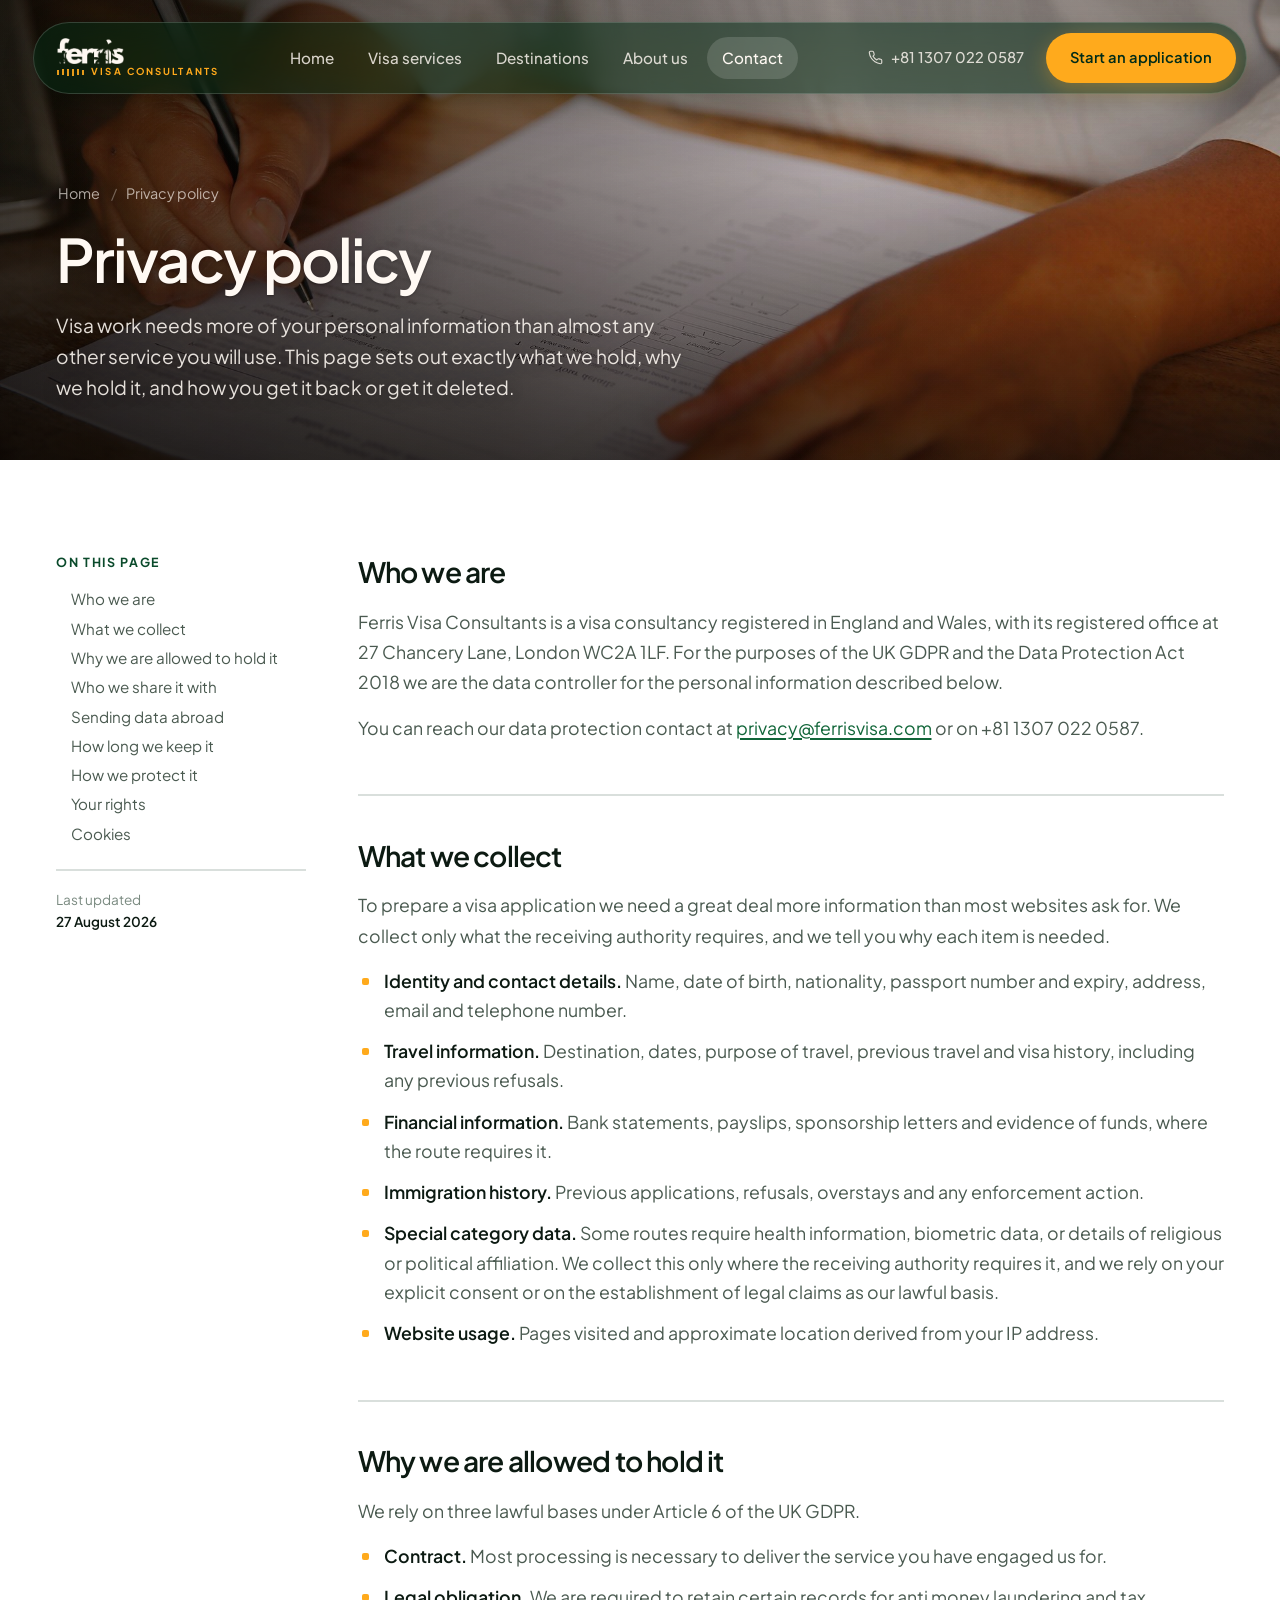
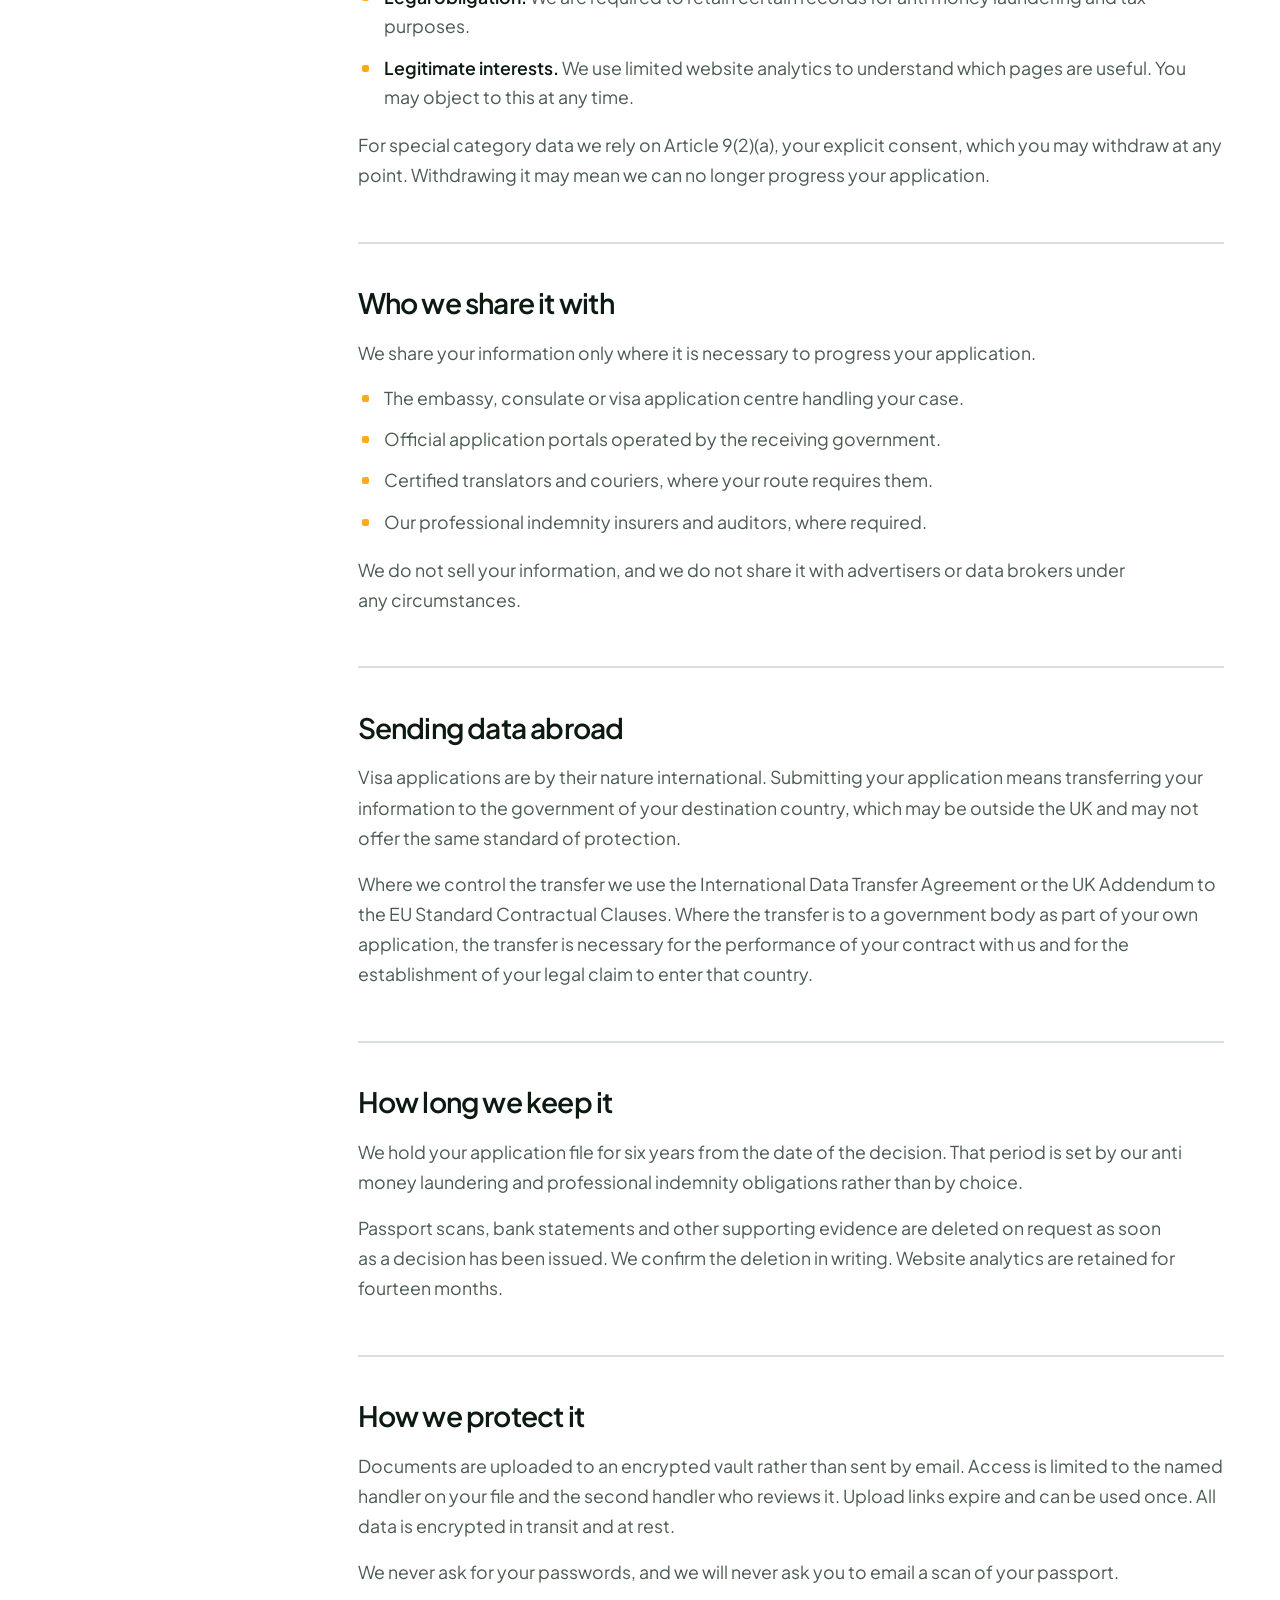
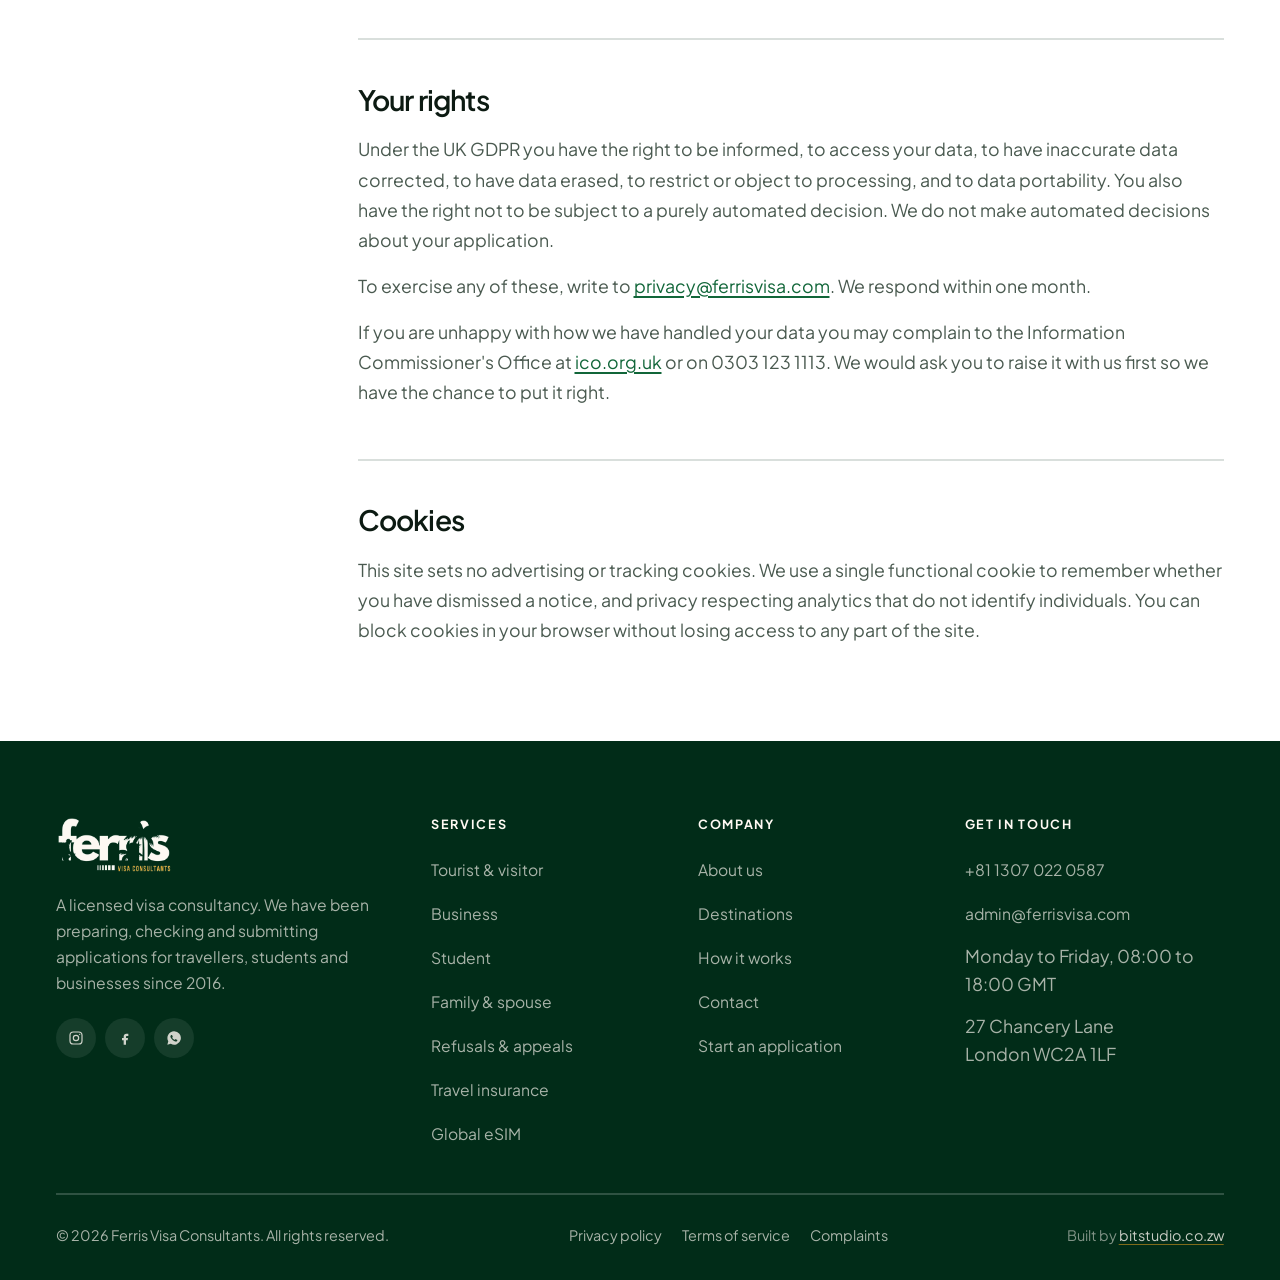
<file: privacy.html>
<!DOCTYPE html>
<html lang="en" class="no-js">
<head>
<meta charset="utf-8">
<meta name="viewport" content="width=device-width, initial-scale=1">
<title>Privacy policy | Ferris Visa Consultants</title>
<meta name="description" content="How Ferris Visa Consultants collects, uses, shares and protects your personal information under the UK GDPR.">
<meta name="robots" content="index,follow">
<link rel="icon" href="assets/favicon.svg?v=14e6acf57c" type="image/svg+xml">
<link rel="preconnect" href="https://fonts.googleapis.com">
<link rel="preconnect" href="https://fonts.gstatic.com" crossorigin>
<link rel="stylesheet" href="assets/css/flags.css?v=064134d4d3">
<link rel="stylesheet" href="assets/css/styles.css?v=221f9d4876">
<script>document.documentElement.classList.remove('no-js')</script>
</head>
<body>

<div class="nav-wrap">
  <header class="nav">
    <a class="nav-logo" href="index.html" aria-label="Ferris Visa Consultants home">
      <img src="assets/logos/wordmark-cream.png?v=b342797add" alt="Ferris">
      <span class="nav-logo-sub" aria-hidden="true"><span class="bars"><span></span><span></span><span></span><span></span><span></span><span></span></span>Visa Consultants</span>
    </a>
    <nav class="nav-links" aria-label="Primary">
      <a href="index.html">Home</a>
      <a href="services.html">Visa services</a>
      <a href="destinations.html">Destinations</a>
      <a href="about.html">About us</a>
      <a href="contact.html" class="is-active">Contact</a>
    </nav>
    <div class="nav-actions">
      <a class="nav-phone" href="tel:+8113070220587">
        <svg viewBox="0 0 24 24" fill="none" stroke="currentColor" stroke-width="1.8" stroke-linecap="round" stroke-linejoin="round"><path d="M22 16.9v3a2 2 0 0 1-2.2 2 19.8 19.8 0 0 1-8.6-3.1 19.5 19.5 0 0 1-6-6A19.8 19.8 0 0 1 2.1 4.2 2 2 0 0 1 4.1 2h3a2 2 0 0 1 2 1.7c.1 1 .4 1.9.7 2.8a2 2 0 0 1-.5 2.1L8.1 9.9a16 16 0 0 0 6 6l1.3-1.2a2 2 0 0 1 2.1-.5c.9.3 1.8.6 2.8.7a2 2 0 0 1 1.7 2Z"/></svg>
        +81 1307 022 0587
      </a>
      <a class="btn btn--amber" href="apply.html"><span class="btn-label">Start an application</span><span class="btn-label-short">Apply</span></a>
      <button class="nav-toggle" type="button" aria-label="Open menu" aria-expanded="false"><span></span></button>
    </div>
  </header>
</div>

<div class="shell">
<main class="sheet">

  <section class="pagehead pagehead--legal">
    <div class="pagehead-media"><img src="assets/img/paperwork.jpg?v=b4786d3d17" alt=""></div>
    <div class="pagehead-inner">
      <div class="crumbs"><a href="index.html">Home</a><span>/</span>Privacy policy</div>
      <div class="pagehead-copy">
        <h1 class="h1">Privacy policy</h1>
        <p>Visa work needs more of your personal information than almost any other service you will use. This page sets out exactly what we hold, why we hold it, and how you get it back or get it deleted.</p>
      </div>
    </div>
  </section>

  <section class="section section--white">
    <div class="legal">
      <aside class="legal-toc reveal">
        <h2>On this page</h2>
        <nav aria-label="Sections of this document">
          <a href="#who-we-are">Who we are</a>
          <a href="#what-we-collect">What we collect</a>
          <a href="#lawful-basis">Why we are allowed to hold it</a>
          <a href="#who-we-share-with">Who we share it with</a>
          <a href="#international-transfers">Sending data abroad</a>
          <a href="#how-long">How long we keep it</a>
          <a href="#security">How we protect it</a>
          <a href="#your-rights">Your rights</a>
          <a href="#cookies">Cookies</a>
        </nav>
        <p class="legal-updated">Last updated<br><b>27 August 2026</b></p>
      </aside>

      <article class="legal-body reveal" data-d="1">
        <section id="who-we-are">
          <h2>Who we are</h2>
          <p>Ferris Visa Consultants is a visa consultancy registered in England and Wales, with its
          registered office at 27 Chancery Lane, London WC2A 1LF. For the purposes of the UK GDPR and the
          Data Protection Act 2018 we are the data controller for the personal information described below.</p>
          <p>You can reach our data protection contact at <a href="mailto:privacy@ferrisvisa.com">privacy@ferrisvisa.com</a>
          or on +81 1307 022 0587.</p>
        </section>

        <section id="what-we-collect">
          <h2>What we collect</h2>
          <p>To prepare a visa application we need a great deal more information than most websites ask for.
          We collect only what the receiving authority requires, and we tell you why each item is needed.</p>
          <ul>
            <li><b>Identity and contact details.</b> Name, date of birth, nationality, passport number and expiry,
            address, email and telephone number.</li>
            <li><b>Travel information.</b> Destination, dates, purpose of travel, previous travel and visa history,
            including any previous refusals.</li>
            <li><b>Financial information.</b> Bank statements, payslips, sponsorship letters and evidence of funds,
            where the route requires it.</li>
            <li><b>Immigration history.</b> Previous applications, refusals, overstays and any enforcement action.</li>
            <li><b>Special category data.</b> Some routes require health information, biometric data, or details of
            religious or political affiliation. We collect this only where the receiving authority requires it, and
            we rely on your explicit consent or on the establishment of legal claims as our lawful basis.</li>
            <li><b>Website usage.</b> Pages visited and approximate location derived from your IP address.</li>
          </ul>
        </section>

        <section id="lawful-basis">
          <h2>Why we are allowed to hold it</h2>
          <p>We rely on three lawful bases under Article 6 of the UK GDPR.</p>
          <ul>
            <li><b>Contract.</b> Most processing is necessary to deliver the service you have engaged us for.</li>
            <li><b>Legal obligation.</b> We are required to retain certain records for anti money laundering and tax purposes.</li>
            <li><b>Legitimate interests.</b> We use limited website analytics to understand which pages are useful.
            You may object to this at any time.</li>
          </ul>
          <p>For special category data we rely on Article 9(2)(a), your explicit consent, which you may withdraw
          at any point. Withdrawing it may mean we can no longer progress your application.</p>
        </section>

        <section id="who-we-share-with">
          <h2>Who we share it with</h2>
          <p>We share your information only where it is necessary to progress your application.</p>
          <ul>
            <li>The embassy, consulate or visa application centre handling your case.</li>
            <li>Official application portals operated by the receiving government.</li>
            <li>Certified translators and couriers, where your route requires them.</li>
            <li>Our professional indemnity insurers and auditors, where required.</li>
          </ul>
          <p>We do not sell your information, and we do not share it with advertisers or data brokers under any
          circumstances.</p>
        </section>

        <section id="international-transfers">
          <h2>Sending data abroad</h2>
          <p>Visa applications are by their nature international. Submitting your application means transferring
          your information to the government of your destination country, which may be outside the UK and may not
          offer the same standard of protection.</p>
          <p>Where we control the transfer we use the International Data Transfer Agreement or the UK Addendum to
          the EU Standard Contractual Clauses. Where the transfer is to a government body as part of your own
          application, the transfer is necessary for the performance of your contract with us and for the
          establishment of your legal claim to enter that country.</p>
        </section>

        <section id="how-long">
          <h2>How long we keep it</h2>
          <p>We hold your application file for six years from the date of the decision. That period is set by
          our anti money laundering and professional indemnity obligations rather than by choice.</p>
          <p>Passport scans, bank statements and other supporting evidence are deleted on request as soon as a
          decision has been issued. We confirm the deletion in writing. Website analytics are retained for
          fourteen months.</p>
        </section>

        <section id="security">
          <h2>How we protect it</h2>
          <p>Documents are uploaded to an encrypted vault rather than sent by email. Access is limited to the
          named handler on your file and the second handler who reviews it. Upload links expire and can be used
          once. All data is encrypted in transit and at rest.</p>
          <p>We never ask for your passwords, and we will never ask you to email a scan of your passport.</p>
        </section>

        <section id="your-rights">
          <h2>Your rights</h2>
          <p>Under the UK GDPR you have the right to be informed, to access your data, to have inaccurate data
          corrected, to have data erased, to restrict or object to processing, and to data portability. You also
          have the right not to be subject to a purely automated decision. We do not make automated decisions
          about your application.</p>
          <p>To exercise any of these, write to <a href="mailto:privacy@ferrisvisa.com">privacy@ferrisvisa.com</a>.
          We respond within one month.</p>
          <p>If you are unhappy with how we have handled your data you may complain to the Information
          Commissioner's Office at <a href="https://ico.org.uk" rel="noopener">ico.org.uk</a> or on 0303 123 1113.
          We would ask you to raise it with us first so we have the chance to put it right.</p>
        </section>

        <section id="cookies">
          <h2>Cookies</h2>
          <p>This site sets no advertising or tracking cookies. We use a single functional cookie to remember
          whether you have dismissed a notice, and privacy respecting analytics that do not identify individuals.
          You can block cookies in your browser without losing access to any part of the site.</p>
        </section>
      </article>
    </div>
  </section>

  <footer class="footer">
    <div class="footer-top">
      <div class="footer-brand">
        <img src="assets/logos/logo-cream.png?v=9a2a33fcc6" alt="Ferris Visa Consultants">
        <p>A licensed visa consultancy. We have been preparing, checking and submitting applications for travellers, students and businesses since 2016.</p>
        <div class="socials">
          <a href="https://www.instagram.com/ferris.visa" target="_blank" rel="noopener" aria-label="Ferris Visa Consultants on Instagram"><svg viewBox="0 0 24 24" fill="none" stroke="currentColor" stroke-width="1.8"><rect x="3" y="3" width="18" height="18" rx="5"/><circle cx="12" cy="12" r="4"/><circle cx="17.5" cy="6.5" r="1" fill="currentColor" stroke="none"/></svg></a>
          <a href="https://www.facebook.com/Ferrisvisa" target="_blank" rel="noopener" aria-label="Ferris Visa Consultants on Facebook"><svg viewBox="0 0 24 24" fill="currentColor"><path d="M14 9h3V5.5h-3c-2.3 0-4 1.9-4 4.2V12H7.5v3.5H10V22h3.5v-6.5H16l.5-3.5H13.5v-2c0-.6.4-1 1-1Z"/></svg></a>
          <a href="https://wa.me/8113070220587" target="_blank" rel="noopener" aria-label="Chat with us on WhatsApp"><svg viewBox="0 0 24 24" fill="currentColor"><path d="M12 2a10 10 0 0 0-8.6 15L2 22l5.2-1.4A10 10 0 1 0 12 2Zm5.2 14.1c-.2.6-1.3 1.2-1.8 1.2-.5.1-1 .1-1.7-.1-.4-.1-.9-.3-1.5-.6-2.7-1.2-4.4-3.9-4.6-4.1-.1-.2-1-1.4-1-2.6s.6-1.8.9-2.1c.2-.2.5-.3.7-.3h.5c.2 0 .4 0 .6.5l.8 2c.1.2.1.3 0 .5l-.4.5-.3.3c-.1.1-.2.3-.1.5.1.2.6 1.1 1.4 1.8 1 .9 1.8 1.1 2 1.2.2.1.4.1.5-.1l.7-.9c.2-.2.3-.2.5-.1l2 1c.2.1.4.2.4.3.1.1.1.6-.1 1.2Z"/></svg></a>
        </div>
      </div>
      <div>
        <h4>Services</h4>
        <ul class="footer-links">
          <li><a href="services.html#tourist">Tourist &amp; visitor</a></li>
          <li><a href="services.html#business">Business</a></li>
          <li><a href="services.html#student">Student</a></li>
          <li><a href="services.html#family">Family &amp; spouse</a></li>
          <li><a href="services.html#appeals">Refusals &amp; appeals</a></li>
          <li><a href="services.html#insurance">Travel insurance</a></li>
          <li><a href="services.html#esim">Global eSIM</a></li>
        </ul>
      </div>
      <div>
        <h4>Company</h4>
        <ul class="footer-links">
          <li><a href="about.html">About us</a></li>
          <li><a href="destinations.html">Destinations</a></li>
          <li><a href="index.html#process">How it works</a></li>
          <li><a href="contact.html">Contact</a></li>
          <li><a href="apply.html">Start an application</a></li>
        </ul>
      </div>
      <div>
        <h4>Get in touch</h4>
        <ul class="footer-links">
          <li><a href="tel:+8113070220587">+81 1307 022 0587</a></li>
          <li><a href="mailto:admin@ferrisvisa.com">admin@ferrisvisa.com</a></li>
          <li>Monday to Friday, 08:00 to 18:00 GMT</li>
          <li>27 Chancery Lane<br>London WC2A 1LF</li>
        </ul>
      </div>
    </div>
    <div class="footer-bottom">
      <p>© <span data-year>2026</span> Ferris Visa Consultants. All rights reserved.</p>
      <nav aria-label="Legal"><a href="privacy.html">Privacy policy</a><a href="terms.html">Terms of service</a><a href="complaints.html">Complaints</a></nav>
      <p class="footer-credit">Built by <a href="https://bitstudio.co.zw" target="_blank" rel="noopener">bitstudio.co.zw</a></p>
    </div>
  </footer>

</main>
</div>

<script src="assets/js/main.js?v=0642bdb331"></script>
</body>
</html>
</file>
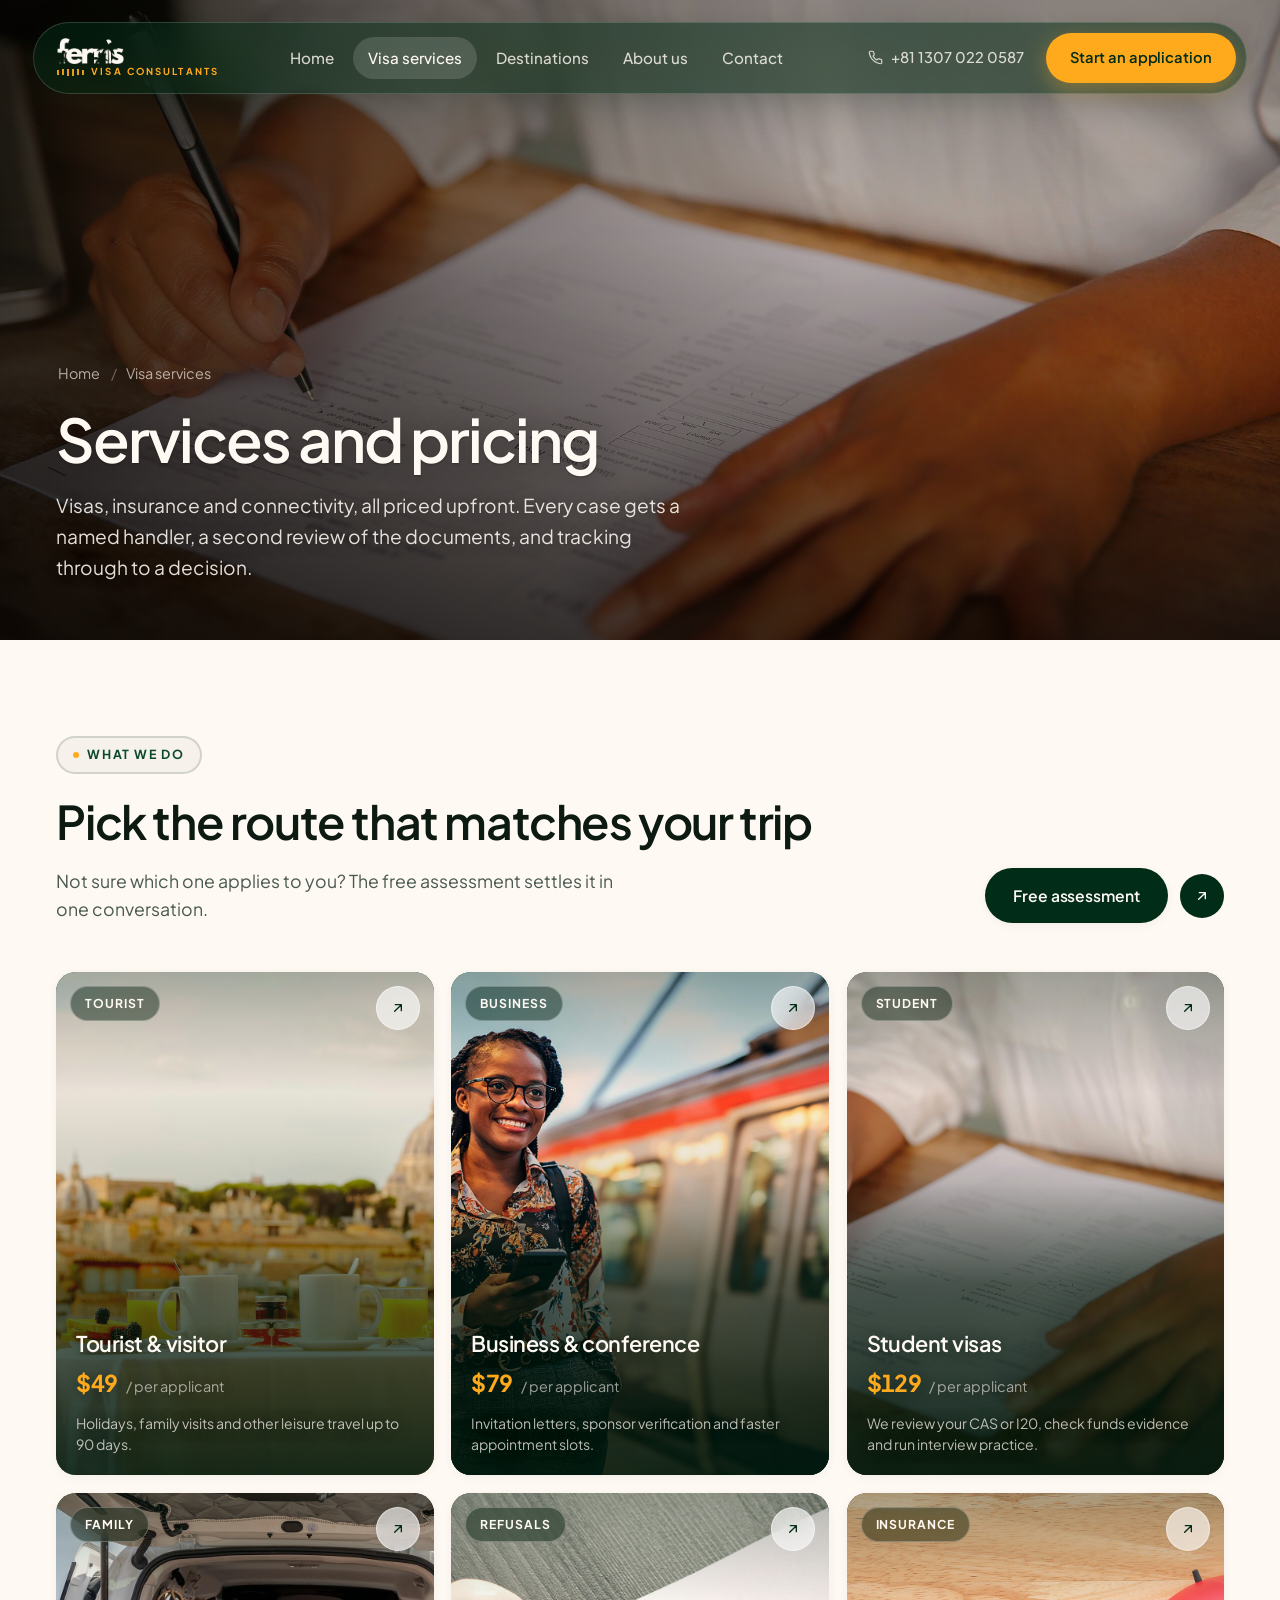
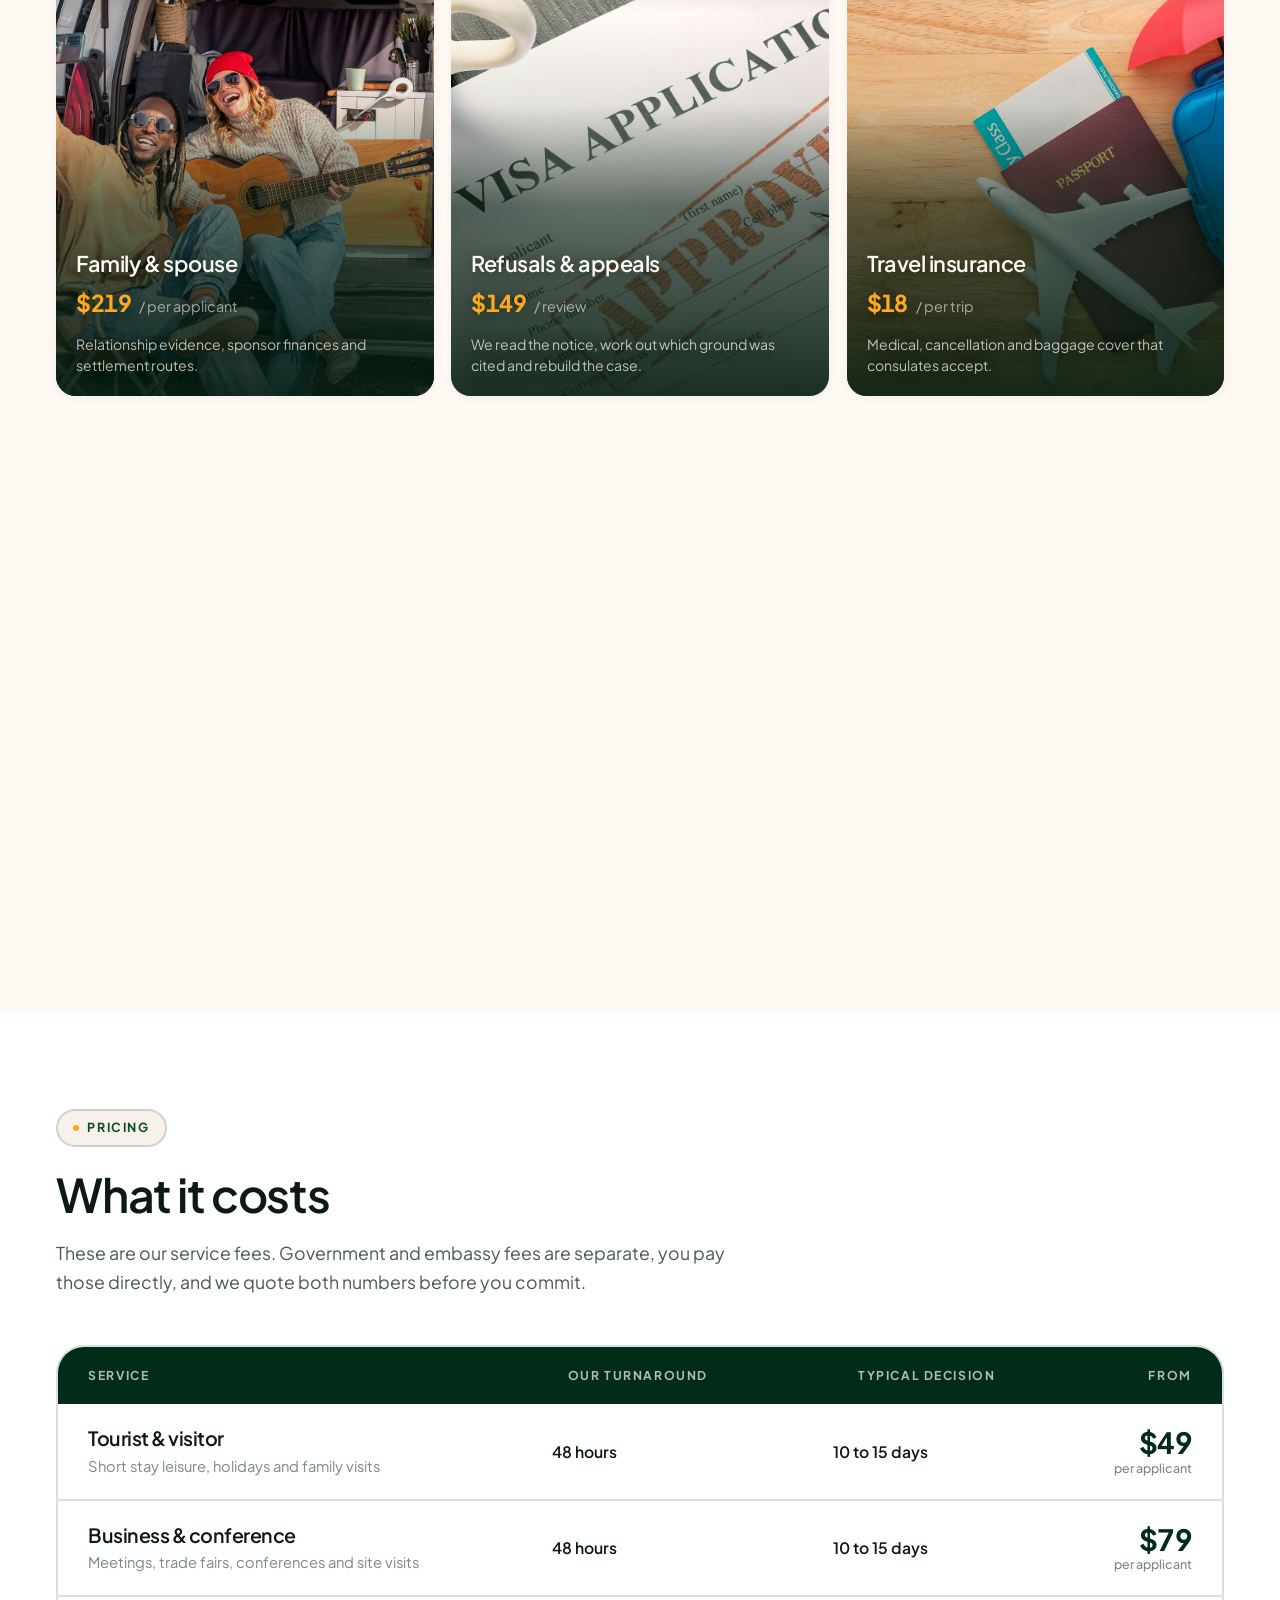
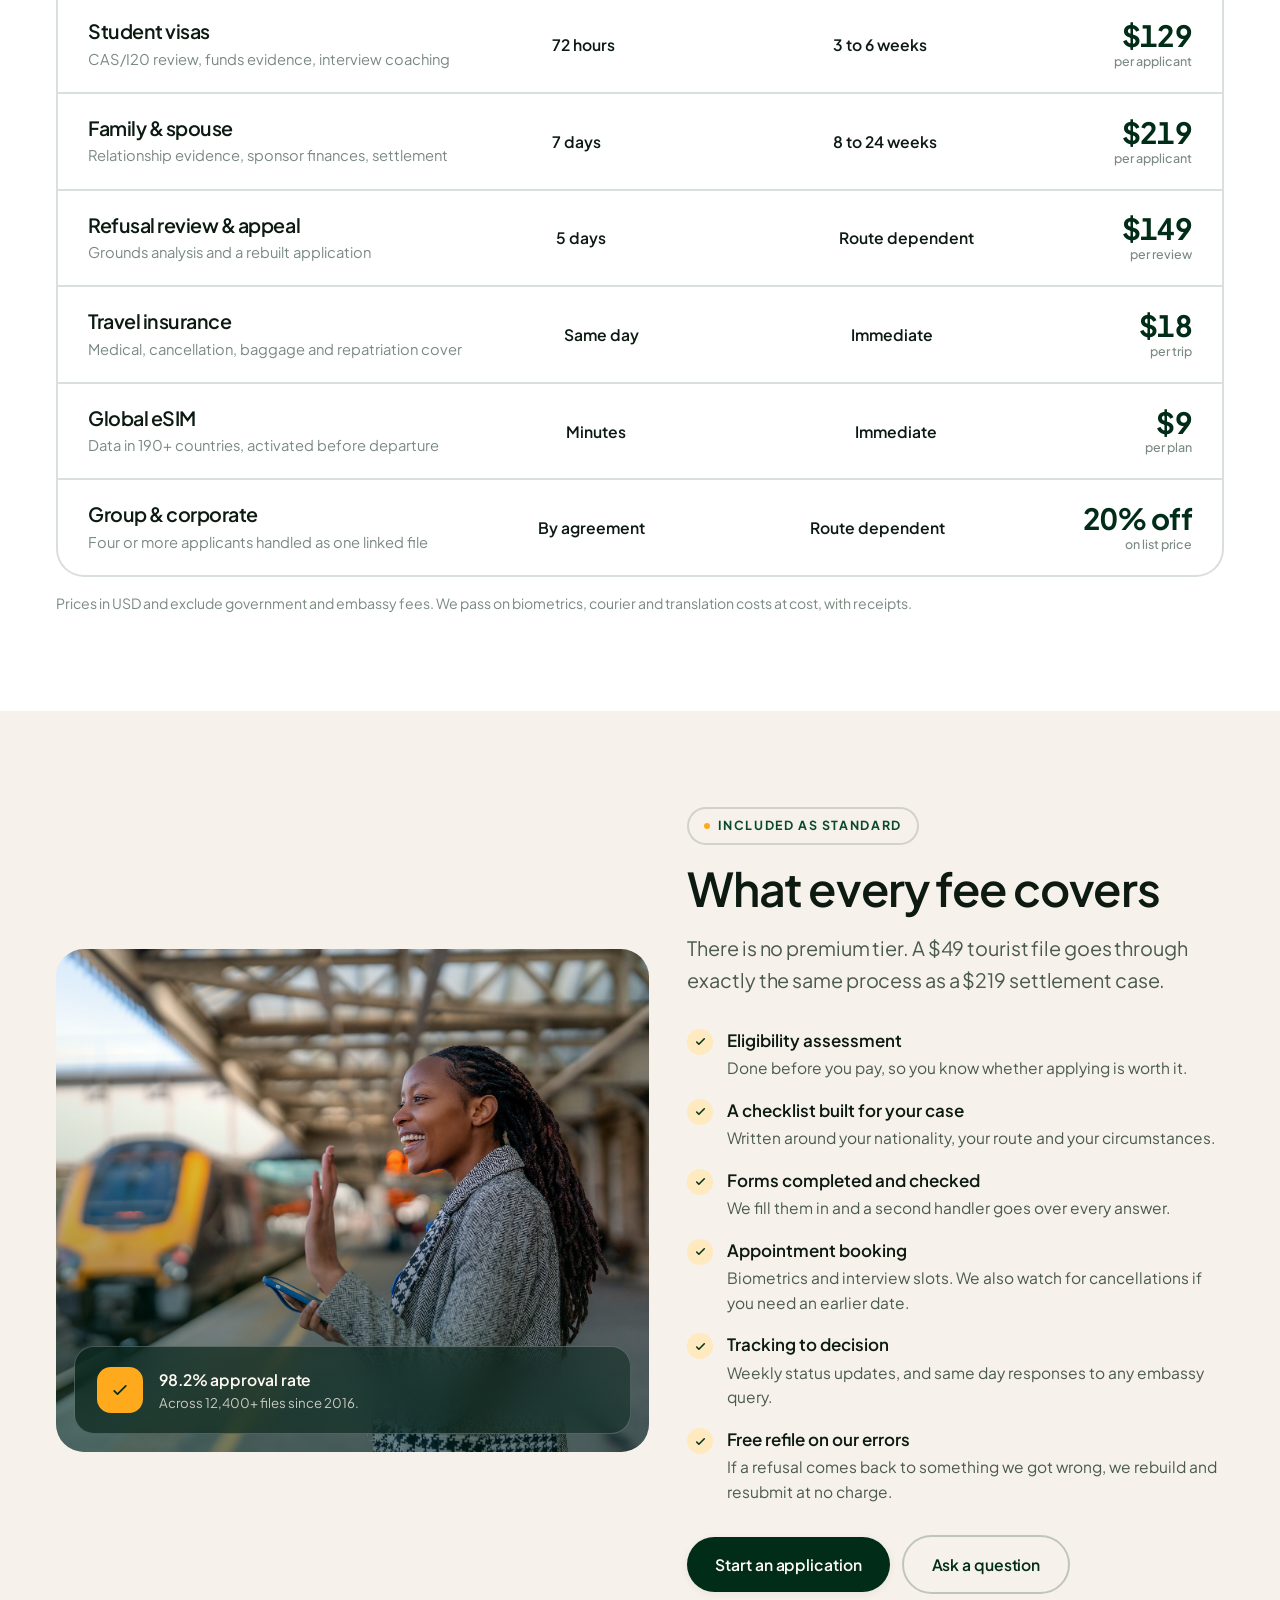
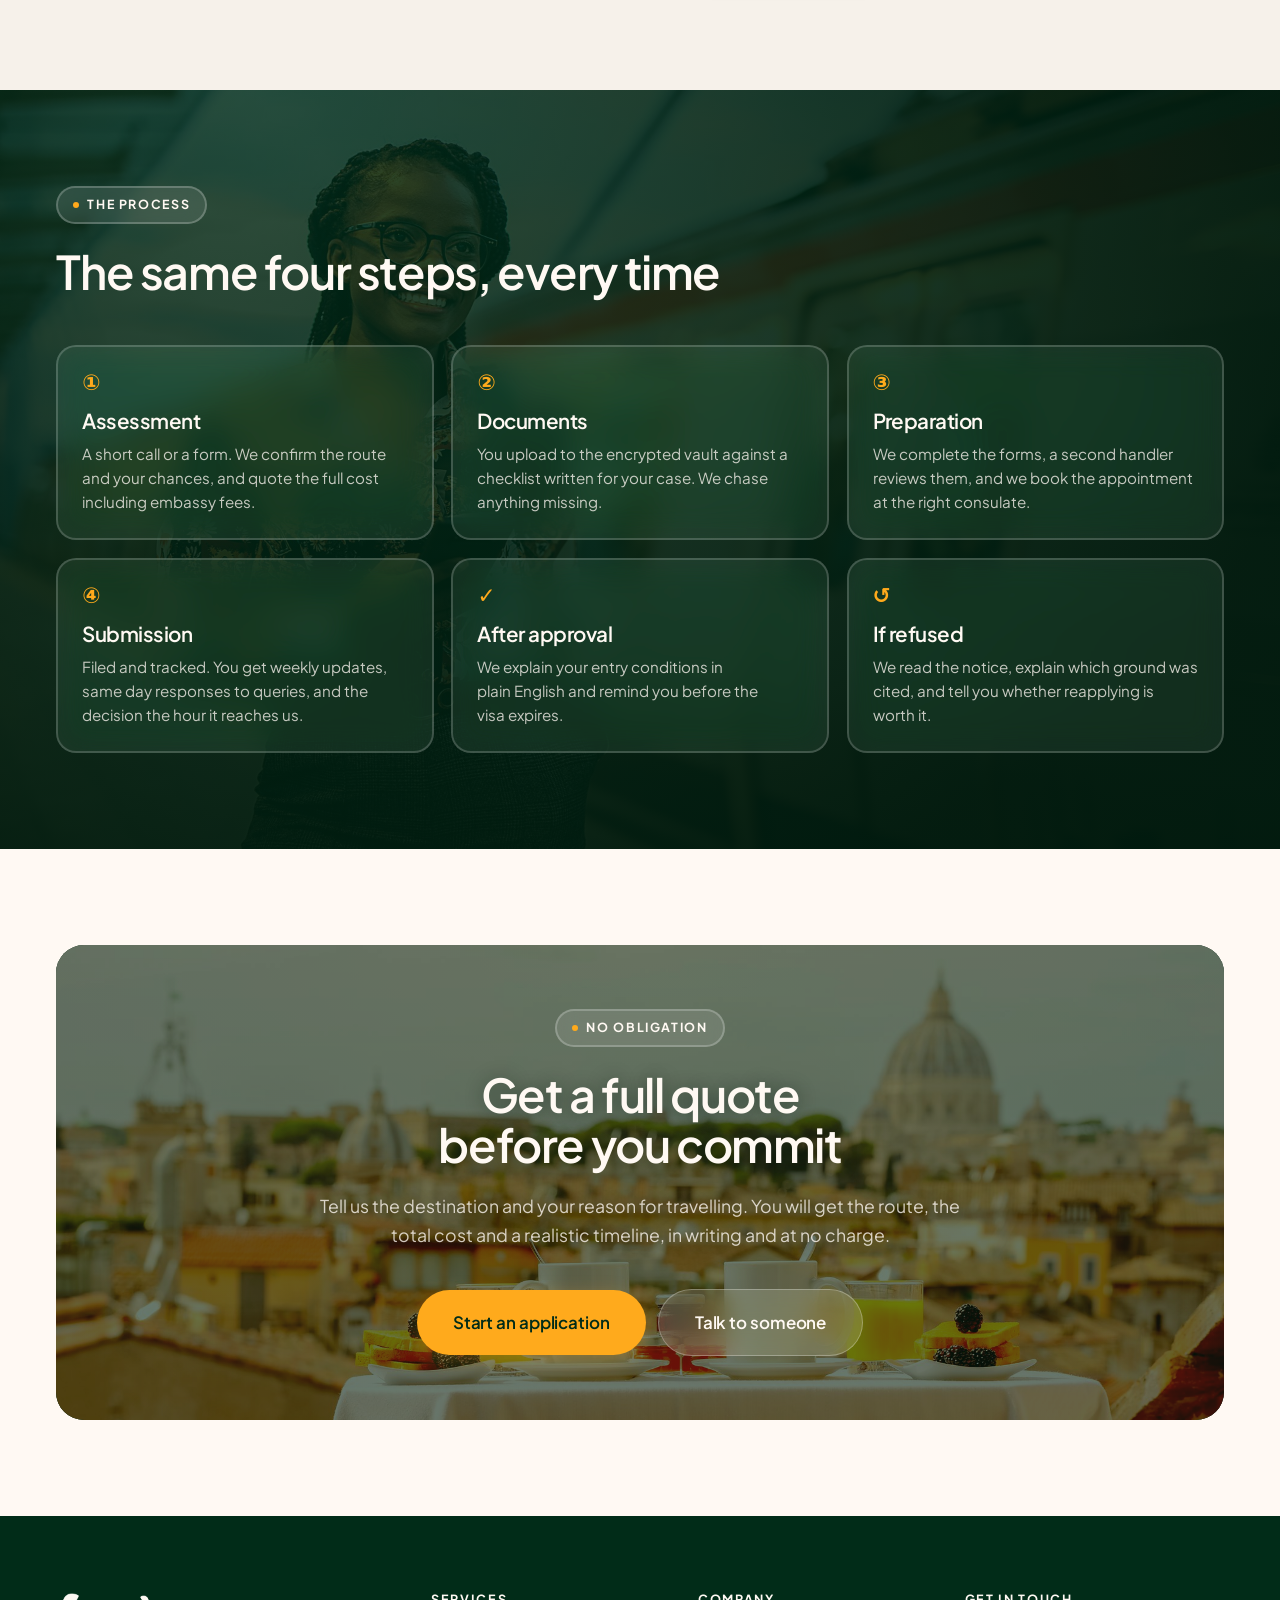
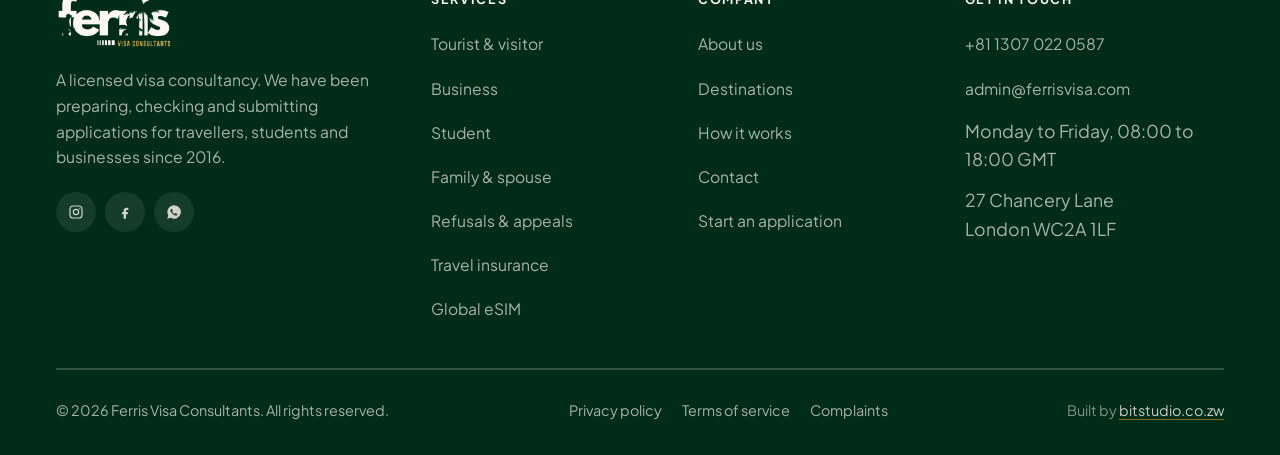
<file: services.html>
<!DOCTYPE html>
<html lang="en" class="no-js">
<head>
<meta charset="utf-8">
<meta name="viewport" content="width=device-width, initial-scale=1">
<title>Visa services &amp; pricing | Ferris Visa Consultants</title>
<meta name="description" content="Tourist, business, student, family and transit visa services with fixed fees quoted upfront, plus refusal reviews, travel insurance and global eSIM.">
<link rel="icon" href="assets/favicon.svg?v=14e6acf57c" type="image/svg+xml">
<link rel="preconnect" href="https://fonts.googleapis.com">
<link rel="preconnect" href="https://fonts.gstatic.com" crossorigin>
<link rel="stylesheet" href="assets/css/flags.css?v=064134d4d3">
<link rel="stylesheet" href="assets/css/styles.css?v=221f9d4876">
<script>document.documentElement.classList.remove('no-js')</script>
</head>
<body>

<div class="nav-wrap">
  <header class="nav">
    <a class="nav-logo" href="index.html" aria-label="Ferris Visa Consultants home">
      <img src="assets/logos/wordmark-cream.png?v=b342797add" alt="Ferris">
      <span class="nav-logo-sub" aria-hidden="true"><span class="bars"><span></span><span></span><span></span><span></span><span></span><span></span></span>Visa Consultants</span>
    </a>
    <nav class="nav-links" aria-label="Primary">
      <a href="index.html">Home</a>
      <a href="services.html" class="is-active">Visa services</a>
      <a href="destinations.html">Destinations</a>
      <a href="about.html">About us</a>
      <a href="contact.html">Contact</a>
    </nav>
    <div class="nav-actions">
      <a class="nav-phone" href="tel:+8113070220587">
        <svg viewBox="0 0 24 24" fill="none" stroke="currentColor" stroke-width="1.8" stroke-linecap="round" stroke-linejoin="round"><path d="M22 16.9v3a2 2 0 0 1-2.2 2 19.8 19.8 0 0 1-8.6-3.1 19.5 19.5 0 0 1-6-6A19.8 19.8 0 0 1 2.1 4.2 2 2 0 0 1 4.1 2h3a2 2 0 0 1 2 1.7c.1 1 .4 1.9.7 2.8a2 2 0 0 1-.5 2.1L8.1 9.9a16 16 0 0 0 6 6l1.3-1.2a2 2 0 0 1 2.1-.5c.9.3 1.8.6 2.8.7a2 2 0 0 1 1.7 2Z"/></svg>
        +81 1307 022 0587
      </a>
      <a class="btn btn--amber" href="apply.html"><span class="btn-label">Start an application</span><span class="btn-label-short">Apply</span></a>
      <button class="nav-toggle" type="button" aria-label="Open menu" aria-expanded="false"><span></span></button>
    </div>
  </header>
</div>

<div class="shell">
<main class="sheet">

  <section class="pagehead">
    <div class="pagehead-media"><img src="assets/img/paperwork.jpg?v=b4786d3d17" alt="An adviser completing a visa application form"></div>
    <div class="pagehead-inner">
      <div class="crumbs"><a href="index.html">Home</a><span>/</span>Visa services</div>
      <div class="pagehead-copy">
        <h1 class="h1">Services and pricing</h1>
        <p>Visas, insurance and connectivity, all priced upfront. Every case gets a named handler, a second review of the documents, and tracking through to a decision.</p>
      </div>
    </div>
  </section>

  <!-- ===== service cards ===== -->
  <section class="section section--cream">
    <div class="section-head reveal">
      <div>
        <span class="eyebrow"><i></i>What we do</span>
        <h2 class="h2">Pick the route that matches your trip</h2>
        <p>Not sure which one applies to you? The free assessment settles it in one conversation.</p>
      </div>
      <div class="btn-pair">
        <a class="btn btn--primary" href="contact.html">Free assessment</a>
        <a class="arrow-btn" href="contact.html" aria-label="Book a free assessment">
          <svg viewBox="0 0 24 24" fill="none" stroke="currentColor" stroke-width="2" stroke-linecap="round" stroke-linejoin="round"><path d="M7 17 17 7M8 7h9v9"/></svg>
        </a>
      </div>
    </div>

    <div class="cards cards--3">
      <a class="card reveal" id="tourist" href="apply.html?type=tourist">
        <img src="assets/img/rome-breakfast.jpg?v=0bd8b9710e" alt="Breakfast on a rooftop terrace overlooking Rome">
        <div class="card-top"><span class="card-tag">Tourist</span>
          <span class="arrow-btn arrow-btn--glass" aria-hidden="true"><svg viewBox="0 0 24 24" fill="none" stroke="currentColor" stroke-width="2" stroke-linecap="round" stroke-linejoin="round"><path d="M7 17 17 7M8 7h9v9"/></svg></span>
        </div>
        <div class="card-body">
          <h3>Tourist &amp; visitor</h3>
          <p class="card-meta"><b>$49</b><em>/ per applicant</em></p>
          <p class="card-note">Holidays, family visits and other leisure travel up to 90 days.</p>
        </div>
      </a>

      <a class="card reveal" data-d="1" id="business" href="apply.html?type=business">
        <img src="assets/img/traveller-platform.jpg?v=0cf1abdc5f" alt="A business traveller checking her phone on a platform">
        <div class="card-top"><span class="card-tag">Business</span>
          <span class="arrow-btn arrow-btn--glass" aria-hidden="true"><svg viewBox="0 0 24 24" fill="none" stroke="currentColor" stroke-width="2" stroke-linecap="round" stroke-linejoin="round"><path d="M7 17 17 7M8 7h9v9"/></svg></span>
        </div>
        <div class="card-body">
          <h3>Business &amp; conference</h3>
          <p class="card-meta"><b>$79</b><em>/ per applicant</em></p>
          <p class="card-note">Invitation letters, sponsor verification and faster appointment slots.</p>
        </div>
      </a>

      <a class="card reveal" data-d="2" id="student" href="apply.html?type=student">
        <img src="assets/img/paperwork.jpg?v=b4786d3d17" alt="Hands completing an application form">
        <div class="card-top"><span class="card-tag">Student</span>
          <span class="arrow-btn arrow-btn--glass" aria-hidden="true"><svg viewBox="0 0 24 24" fill="none" stroke="currentColor" stroke-width="2" stroke-linecap="round" stroke-linejoin="round"><path d="M7 17 17 7M8 7h9v9"/></svg></span>
        </div>
        <div class="card-body">
          <h3>Student visas</h3>
          <p class="card-meta"><b>$129</b><em>/ per applicant</em></p>
          <p class="card-note">We review your CAS or I20, check funds evidence and run interview practice.</p>
        </div>
      </a>

            <a class="card reveal" data-d="1" id="family" href="apply.html?type=family">
        <img src="assets/img/road-trip.jpg?v=efec70d7d8" alt="Two friends laughing together on a coastal road trip">
        <div class="card-top"><span class="card-tag">Family</span>
          <span class="arrow-btn arrow-btn--glass" aria-hidden="true"><svg viewBox="0 0 24 24" fill="none" stroke="currentColor" stroke-width="2" stroke-linecap="round" stroke-linejoin="round"><path d="M7 17 17 7M8 7h9v9"/></svg></span>
        </div>
        <div class="card-body">
          <h3>Family &amp; spouse</h3>
          <p class="card-meta"><b>$219</b><em>/ per applicant</em></p>
          <p class="card-note">Relationship evidence, sponsor finances and settlement routes.</p>
        </div>
      </a>

      <a class="card reveal" data-d="2" id="appeals" href="apply.html?type=appeal">
        <img src="assets/img/visa-approved.jpg?v=fbbf1ec698" alt="A visa application form stamped approved">
        <div class="card-top"><span class="card-tag">Refusals</span>
          <span class="arrow-btn arrow-btn--glass" aria-hidden="true"><svg viewBox="0 0 24 24" fill="none" stroke="currentColor" stroke-width="2" stroke-linecap="round" stroke-linejoin="round"><path d="M7 17 17 7M8 7h9v9"/></svg></span>
        </div>
        <div class="card-body">
          <h3>Refusals &amp; appeals</h3>
          <p class="card-meta"><b>$149</b><em>/ review</em></p>
          <p class="card-note">We read the notice, work out which ground was cited and rebuild the case.</p>
        </div>
      </a>

      <a class="card reveal" data-d="1" id="insurance" href="apply.html?type=insurance">
        <img src="assets/img/insurance.jpg?v=4c5b936f19" alt="A passport, boarding pass and suitcase sheltered under a small umbrella">
        <div class="card-top"><span class="card-tag">Insurance</span>
          <span class="arrow-btn arrow-btn--glass" aria-hidden="true"><svg viewBox="0 0 24 24" fill="none" stroke="currentColor" stroke-width="2" stroke-linecap="round" stroke-linejoin="round"><path d="M7 17 17 7M8 7h9v9"/></svg></span>
        </div>
        <div class="card-body">
          <h3>Travel insurance</h3>
          <p class="card-meta"><b>$18</b><em>/ per trip</em></p>
          <p class="card-note">Medical, cancellation and baggage cover that consulates accept.</p>
        </div>
      </a>

      <a class="card reveal" data-d="2" id="esim" href="apply.html?type=esim">
        <img src="assets/img/train-window.jpg?v=54af011929" alt="A traveller using his phone on a train, connected while travelling">
        <div class="card-top"><span class="card-tag">eSIM</span>
          <span class="arrow-btn arrow-btn--glass" aria-hidden="true"><svg viewBox="0 0 24 24" fill="none" stroke="currentColor" stroke-width="2" stroke-linecap="round" stroke-linejoin="round"><path d="M7 17 17 7M8 7h9v9"/></svg></span>
        </div>
        <div class="card-body">
          <h3>Global eSIM</h3>
          <p class="card-meta"><b>$9</b><em>/ per plan</em></p>
          <p class="card-note">Data in 190+ countries, installed before you leave home.</p>
        </div>
      </a>
    </div>
  </section>

  <!-- ===== pricing table ===== -->
  <section class="section section--white">
    <div class="section-head reveal">
      <div>
        <span class="eyebrow"><i></i>Pricing</span>
        <h2 class="h2">What it costs</h2>
        <p>These are our service fees. Government and embassy fees are separate, you pay those directly, and we quote both numbers before you commit.</p>
      </div>
    </div>

    <div class="price-table reveal" data-d="1">
      <div class="price-head"><span>Service</span><span>Our turnaround</span><span>Typical decision</span><span>From</span></div>

      <div class="price-row">
        <div><h3>Tourist &amp; visitor</h3><p class="pr-desc">Short stay leisure, holidays and family visits</p></div>
        <div class="pr-val" data-label="Our turnaround"><b>48 hours</b></div>
        <div class="pr-val" data-label="Typical decision"><b>10 to 15 days</b></div>
        <div class="pr-price">$49<small>per applicant</small></div>
      </div>

      <div class="price-row">
        <div><h3>Business &amp; conference</h3><p class="pr-desc">Meetings, trade fairs, conferences and site visits</p></div>
        <div class="pr-val" data-label="Our turnaround"><b>48 hours</b></div>
        <div class="pr-val" data-label="Typical decision"><b>10 to 15 days</b></div>
        <div class="pr-price">$79<small>per applicant</small></div>
      </div>

      <div class="price-row">
        <div><h3>Student visas</h3><p class="pr-desc">CAS/I20 review, funds evidence, interview coaching</p></div>
        <div class="pr-val" data-label="Our turnaround"><b>72 hours</b></div>
        <div class="pr-val" data-label="Typical decision"><b>3 to 6 weeks</b></div>
        <div class="pr-price">$129<small>per applicant</small></div>
      </div>

      <div class="price-row">
        <div><h3>Family &amp; spouse</h3><p class="pr-desc">Relationship evidence, sponsor finances, settlement</p></div>
        <div class="pr-val" data-label="Our turnaround"><b>7 days</b></div>
        <div class="pr-val" data-label="Typical decision"><b>8 to 24 weeks</b></div>
        <div class="pr-price">$219<small>per applicant</small></div>
      </div>

      <div class="price-row">
        <div><h3>Refusal review &amp; appeal</h3><p class="pr-desc">Grounds analysis and a rebuilt application</p></div>
        <div class="pr-val" data-label="Our turnaround"><b>5 days</b></div>
        <div class="pr-val" data-label="Typical decision"><b>Route dependent</b></div>
        <div class="pr-price">$149<small>per review</small></div>
      </div>

      <div class="price-row">
        <div><h3>Travel insurance</h3><p class="pr-desc">Medical, cancellation, baggage and repatriation cover</p></div>
        <div class="pr-val" data-label="Our turnaround"><b>Same day</b></div>
        <div class="pr-val" data-label="Typical decision"><b>Immediate</b></div>
        <div class="pr-price">$18<small>per trip</small></div>
      </div>

      <div class="price-row">
        <div><h3>Global eSIM</h3><p class="pr-desc">Data in 190+ countries, activated before departure</p></div>
        <div class="pr-val" data-label="Our turnaround"><b>Minutes</b></div>
        <div class="pr-val" data-label="Typical decision"><b>Immediate</b></div>
        <div class="pr-price">$9<small>per plan</small></div>
      </div>

      <div class="price-row">
        <div><h3>Group &amp; corporate</h3><p class="pr-desc">Four or more applicants handled as one linked file</p></div>
        <div class="pr-val" data-label="Our turnaround"><b>By agreement</b></div>
        <div class="pr-val" data-label="Typical decision"><b>Route dependent</b></div>
        <div class="pr-price">20% off<small>on list price</small></div>
      </div>
    </div>

    <p class="form-note reveal" data-d="2">Prices in USD and exclude government and embassy fees. We pass on biometrics, courier and translation costs at cost, with receipts.</p>
  </section>

  <!-- ===== what's included ===== -->
  <section class="section section--sand">
    <div class="split">
      <div class="split-media reveal">
        <img src="assets/img/station-wave.jpg?v=1b667bf76f" alt="A traveller waving as her train arrives at the platform">
        <div class="floating-glass">
          <span class="fg-ic" aria-hidden="true"><svg viewBox="0 0 24 24" fill="none" stroke="currentColor" stroke-width="2" stroke-linecap="round" stroke-linejoin="round"><path d="m5 13 4 4L19 7"/></svg></span>
          <span><b>98.2% approval rate</b><span>Across 12,400+ files since 2016.</span></span>
        </div>
      </div>

      <div class="reveal" data-d="1">
        <span class="eyebrow"><i></i>Included as standard</span>
        <h2 class="h2 u-mt-s">What every fee covers</h2>
        <p class="lead u-mt-s">There is no premium tier. A $49 tourist file goes through exactly the same process as a $219 settlement case.</p>

        <ul class="feature-list">
          <li><span class="fl-ic" aria-hidden="true"><svg viewBox="0 0 24 24" fill="none" stroke="currentColor" stroke-width="3" stroke-linecap="round" stroke-linejoin="round"><path d="m5 13 4 4L19 7"/></svg></span><div><b>Eligibility assessment</b><p>Done before you pay, so you know whether applying is worth it.</p></div></li>
          <li><span class="fl-ic" aria-hidden="true"><svg viewBox="0 0 24 24" fill="none" stroke="currentColor" stroke-width="3" stroke-linecap="round" stroke-linejoin="round"><path d="m5 13 4 4L19 7"/></svg></span><div><b>A checklist built for your case</b><p>Written around your nationality, your route and your circumstances.</p></div></li>
          <li><span class="fl-ic" aria-hidden="true"><svg viewBox="0 0 24 24" fill="none" stroke="currentColor" stroke-width="3" stroke-linecap="round" stroke-linejoin="round"><path d="m5 13 4 4L19 7"/></svg></span><div><b>Forms completed and checked</b><p>We fill them in and a second handler goes over every answer.</p></div></li>
          <li><span class="fl-ic" aria-hidden="true"><svg viewBox="0 0 24 24" fill="none" stroke="currentColor" stroke-width="3" stroke-linecap="round" stroke-linejoin="round"><path d="m5 13 4 4L19 7"/></svg></span><div><b>Appointment booking</b><p>Biometrics and interview slots. We also watch for cancellations if you need an earlier date.</p></div></li>
          <li><span class="fl-ic" aria-hidden="true"><svg viewBox="0 0 24 24" fill="none" stroke="currentColor" stroke-width="3" stroke-linecap="round" stroke-linejoin="round"><path d="m5 13 4 4L19 7"/></svg></span><div><b>Tracking to decision</b><p>Weekly status updates, and same day responses to any embassy query.</p></div></li>
          <li><span class="fl-ic" aria-hidden="true"><svg viewBox="0 0 24 24" fill="none" stroke="currentColor" stroke-width="3" stroke-linecap="round" stroke-linejoin="round"><path d="m5 13 4 4L19 7"/></svg></span><div><b>Free refile on our errors</b><p>If a refusal comes back to something we got wrong, we rebuild and resubmit at no charge.</p></div></li>
        </ul>

        <div class="btn-pair u-mt-m">
          <a class="btn btn--primary" href="apply.html">Start an application</a>
          <a class="btn btn--ghost" href="contact.html">Ask a question</a>
        </div>
      </div>
    </div>
  </section>

  <!-- ===== process ===== -->
  <section class="section band">
    <div class="band-bg" aria-hidden="true"><img src="assets/img/traveller-platform.jpg?v=0cf1abdc5f" alt=""></div>
    <div class="band-inner">
      <div class="section-head reveal">
        <div>
          <span class="eyebrow eyebrow--onDark"><i></i>The process</span>
          <h2 class="h2">The same four steps, every time</h2>
        </div>
      </div>
      <div class="tiles">
        <div class="tile reveal"><div class="tile-head"><span class="tile-flag">①</span></div><h3>Assessment</h3><p>A short call or a form. We confirm the route and your chances, and quote the full cost including embassy fees.</p></div>
        <div class="tile reveal" data-d="1"><div class="tile-head"><span class="tile-flag">②</span></div><h3>Documents</h3><p>You upload to the encrypted vault against a checklist written for your case. We chase anything missing.</p></div>
        <div class="tile reveal" data-d="2"><div class="tile-head"><span class="tile-flag">③</span></div><h3>Preparation</h3><p>We complete the forms, a second handler reviews them, and we book the appointment at the right consulate.</p></div>
        <div class="tile reveal"><div class="tile-head"><span class="tile-flag">④</span></div><h3>Submission</h3><p>Filed and tracked. You get weekly updates, same day responses to queries, and the decision the hour it reaches us.</p></div>
        <div class="tile reveal" data-d="1"><div class="tile-head"><span class="tile-flag">✓</span></div><h3>After approval</h3><p>We explain your entry conditions in plain English and remind you before the visa expires.</p></div>
        <div class="tile reveal" data-d="2"><div class="tile-head"><span class="tile-flag">↺</span></div><h3>If refused</h3><p>We read the notice, explain which ground was cited, and tell you whether reapplying is worth it.</p></div>
      </div>
    </div>
  </section>

  <section class="section section--cream">
    <div class="cta reveal">
      <div class="cta-bg" aria-hidden="true"><img src="assets/img/rome-breakfast.jpg?v=0bd8b9710e" alt=""></div>
      <div class="cta-inner">
        <span class="eyebrow eyebrow--onDark"><i></i>No obligation</span>
        <h2 class="h2">Get a full quote before you commit</h2>
        <p>Tell us the destination and your reason for travelling. You will get the route, the total cost and a realistic timeline, in writing and at no charge.</p>
        <div class="btn-pair u-mt-s">
          <a class="btn btn--amber btn--lg" href="apply.html">Start an application</a>
          <a class="btn btn--glass btn--lg" href="contact.html">Talk to someone</a>
        </div>
      </div>
    </div>
  </section>

  <footer class="footer">
    <div class="footer-top">
      <div class="footer-brand">
        <img src="assets/logos/logo-cream.png?v=9a2a33fcc6" alt="Ferris Visa Consultants">
        <p>A licensed visa consultancy. We have been preparing, checking and submitting applications for travellers, students and businesses since 2016.</p>
        <div class="socials">
          <a href="https://www.instagram.com/ferris.visa" target="_blank" rel="noopener" aria-label="Ferris Visa Consultants on Instagram"><svg viewBox="0 0 24 24" fill="none" stroke="currentColor" stroke-width="1.8"><rect x="3" y="3" width="18" height="18" rx="5"/><circle cx="12" cy="12" r="4"/><circle cx="17.5" cy="6.5" r="1" fill="currentColor" stroke="none"/></svg></a>
          <a href="https://www.facebook.com/Ferrisvisa" target="_blank" rel="noopener" aria-label="Ferris Visa Consultants on Facebook"><svg viewBox="0 0 24 24" fill="currentColor"><path d="M14 9h3V5.5h-3c-2.3 0-4 1.9-4 4.2V12H7.5v3.5H10V22h3.5v-6.5H16l.5-3.5H13.5v-2c0-.6.4-1 1-1Z"/></svg></a>
          <a href="https://wa.me/8113070220587" target="_blank" rel="noopener" aria-label="Chat with us on WhatsApp"><svg viewBox="0 0 24 24" fill="currentColor"><path d="M12 2a10 10 0 0 0-8.6 15L2 22l5.2-1.4A10 10 0 1 0 12 2Zm5.2 14.1c-.2.6-1.3 1.2-1.8 1.2-.5.1-1 .1-1.7-.1-.4-.1-.9-.3-1.5-.6-2.7-1.2-4.4-3.9-4.6-4.1-.1-.2-1-1.4-1-2.6s.6-1.8.9-2.1c.2-.2.5-.3.7-.3h.5c.2 0 .4 0 .6.5l.8 2c.1.2.1.3 0 .5l-.4.5-.3.3c-.1.1-.2.3-.1.5.1.2.6 1.1 1.4 1.8 1 .9 1.8 1.1 2 1.2.2.1.4.1.5-.1l.7-.9c.2-.2.3-.2.5-.1l2 1c.2.1.4.2.4.3.1.1.1.6-.1 1.2Z"/></svg></a>
        </div>
      </div>
      <div>
        <h4>Services</h4>
        <ul class="footer-links">
          <li><a href="services.html#tourist">Tourist &amp; visitor</a></li>
          <li><a href="services.html#business">Business</a></li>
          <li><a href="services.html#student">Student</a></li>
          <li><a href="services.html#family">Family &amp; spouse</a></li>
          <li><a href="services.html#appeals">Refusals &amp; appeals</a></li>
          <li><a href="services.html#insurance">Travel insurance</a></li>
          <li><a href="services.html#esim">Global eSIM</a></li>
        </ul>
      </div>
      <div>
        <h4>Company</h4>
        <ul class="footer-links">
          <li><a href="about.html">About us</a></li>
          <li><a href="destinations.html">Destinations</a></li>
          <li><a href="index.html#process">How it works</a></li>
          <li><a href="contact.html">Contact</a></li>
          <li><a href="apply.html">Start an application</a></li>
        </ul>
      </div>
      <div>
        <h4>Get in touch</h4>
        <ul class="footer-links">
          <li><a href="tel:+8113070220587">+81 1307 022 0587</a></li>
          <li><a href="mailto:admin@ferrisvisa.com">admin@ferrisvisa.com</a></li>
          <li>Monday to Friday, 08:00 to 18:00 GMT</li>
          <li>27 Chancery Lane<br>London WC2A 1LF</li>
        </ul>
      </div>
    </div>
    <div class="footer-bottom">
      <p>© <span data-year>2026</span> Ferris Visa Consultants. All rights reserved.</p>
      <nav aria-label="Legal"><a href="privacy.html">Privacy policy</a><a href="terms.html">Terms of service</a><a href="complaints.html">Complaints</a></nav>
      <p class="footer-credit">Built by <a href="https://bitstudio.co.zw" target="_blank" rel="noopener">bitstudio.co.zw</a></p>
    </div>
  </footer>

</main>
</div>

<script src="assets/js/main.js?v=0642bdb331"></script>
</body>
</html>
</file>
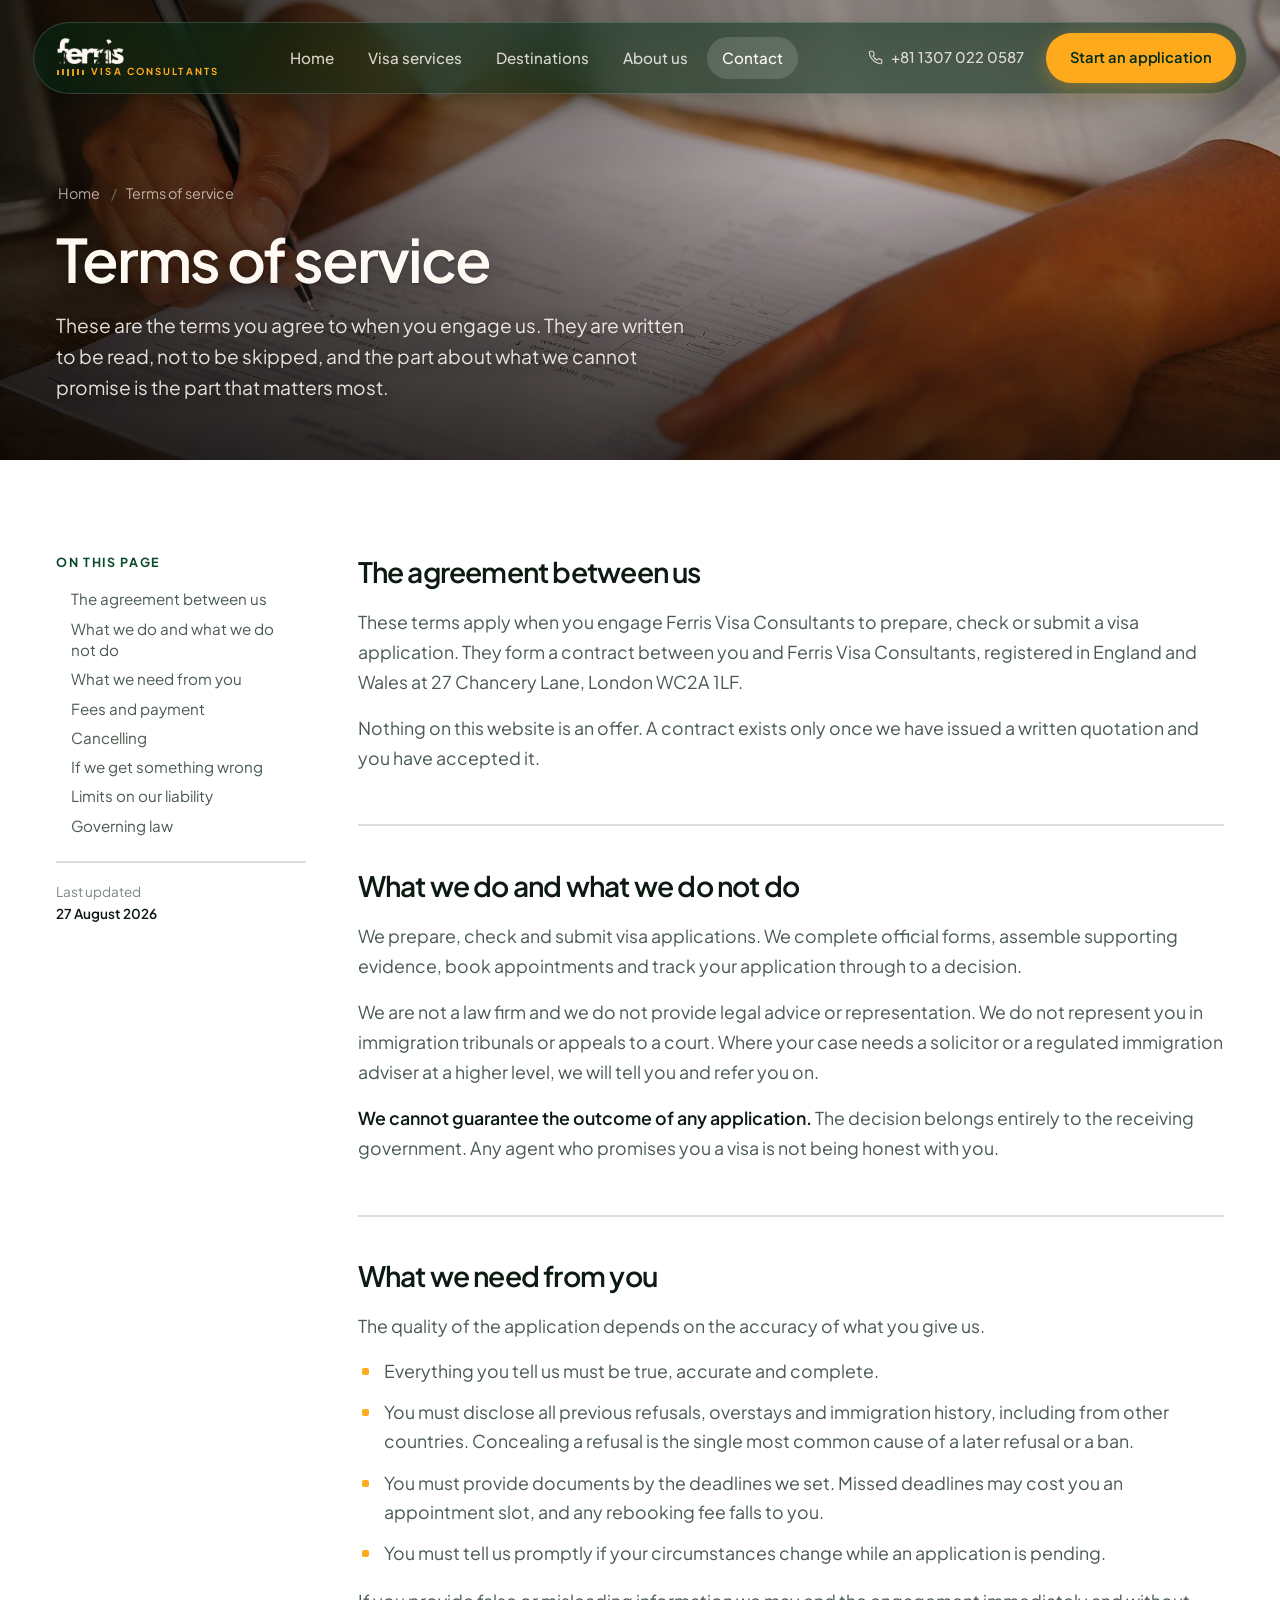
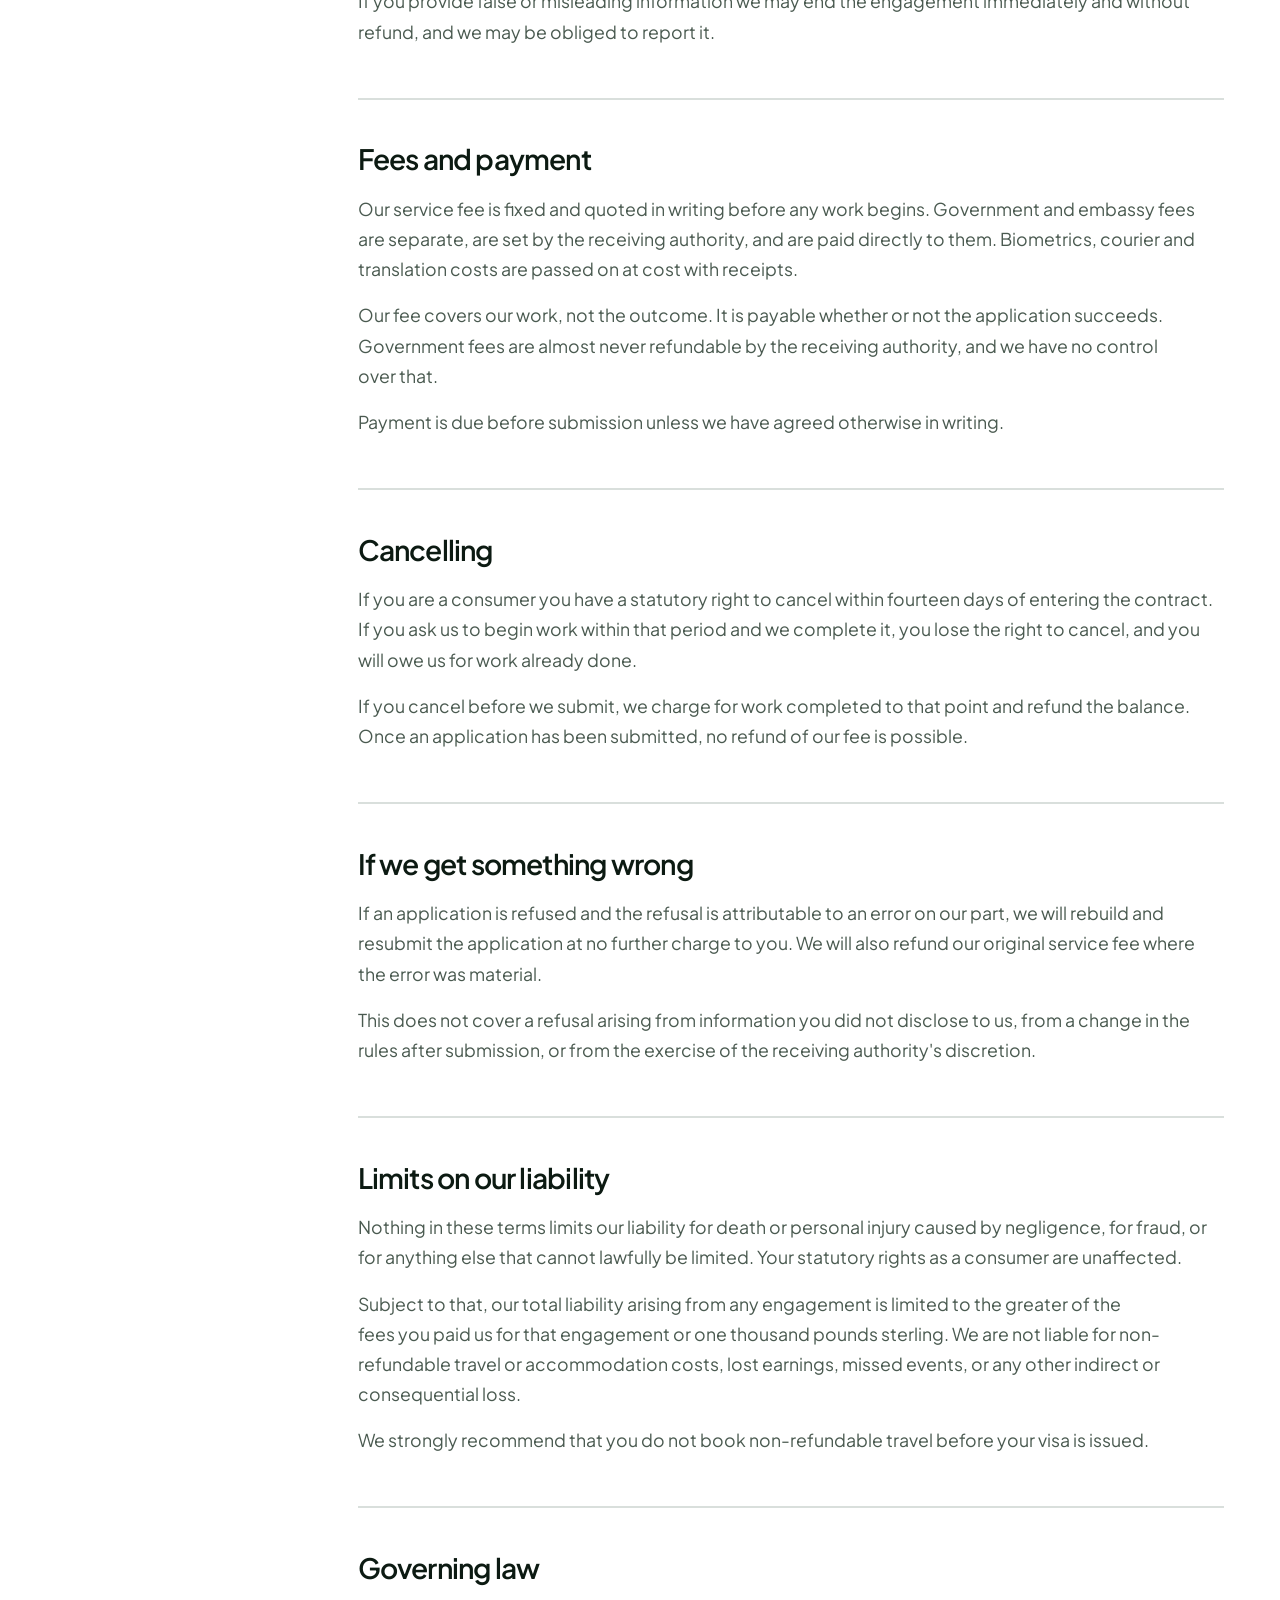
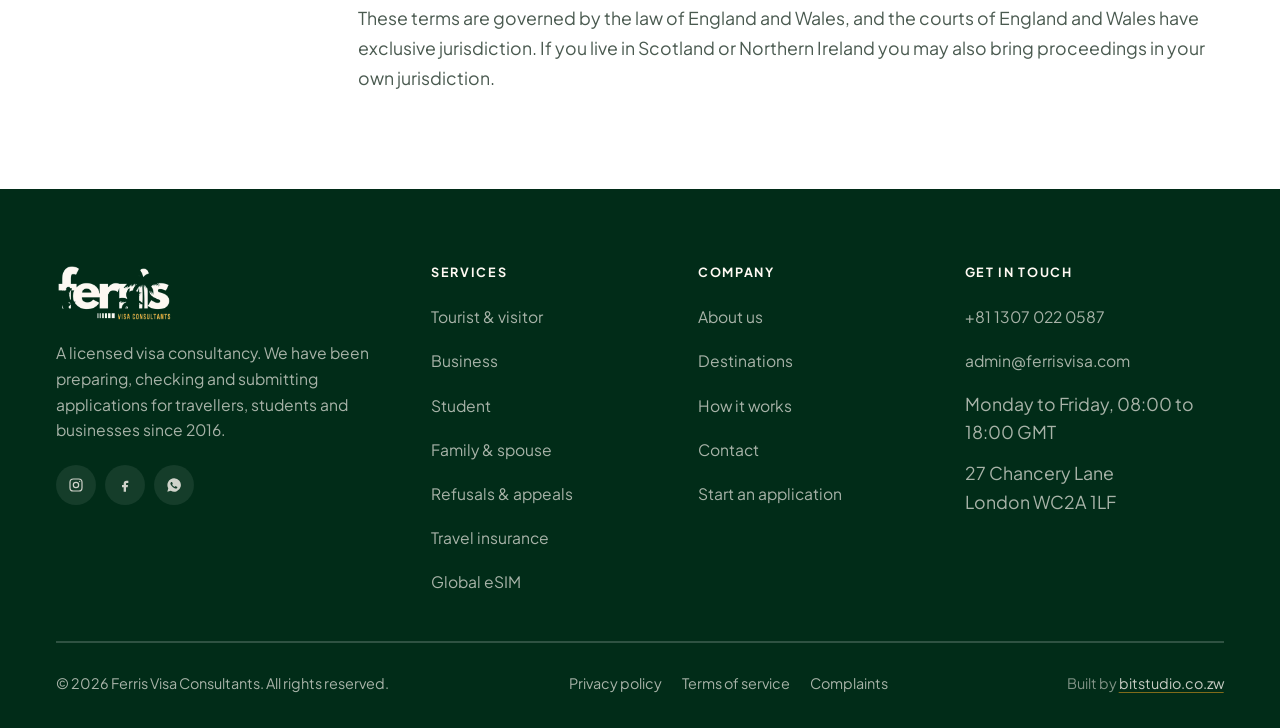
<file: terms.html>
<!DOCTYPE html>
<html lang="en" class="no-js">
<head>
<meta charset="utf-8">
<meta name="viewport" content="width=device-width, initial-scale=1">
<title>Terms of service | Ferris Visa Consultants</title>
<meta name="description" content="The terms on which Ferris Visa Consultants prepares, checks and submits visa applications.">
<meta name="robots" content="index,follow">
<link rel="icon" href="assets/favicon.svg?v=14e6acf57c" type="image/svg+xml">
<link rel="preconnect" href="https://fonts.googleapis.com">
<link rel="preconnect" href="https://fonts.gstatic.com" crossorigin>
<link rel="stylesheet" href="assets/css/flags.css?v=064134d4d3">
<link rel="stylesheet" href="assets/css/styles.css?v=221f9d4876">
<script>document.documentElement.classList.remove('no-js')</script>
</head>
<body>

<div class="nav-wrap">
  <header class="nav">
    <a class="nav-logo" href="index.html" aria-label="Ferris Visa Consultants home">
      <img src="assets/logos/wordmark-cream.png?v=b342797add" alt="Ferris">
      <span class="nav-logo-sub" aria-hidden="true"><span class="bars"><span></span><span></span><span></span><span></span><span></span><span></span></span>Visa Consultants</span>
    </a>
    <nav class="nav-links" aria-label="Primary">
      <a href="index.html">Home</a>
      <a href="services.html">Visa services</a>
      <a href="destinations.html">Destinations</a>
      <a href="about.html">About us</a>
      <a href="contact.html" class="is-active">Contact</a>
    </nav>
    <div class="nav-actions">
      <a class="nav-phone" href="tel:+8113070220587">
        <svg viewBox="0 0 24 24" fill="none" stroke="currentColor" stroke-width="1.8" stroke-linecap="round" stroke-linejoin="round"><path d="M22 16.9v3a2 2 0 0 1-2.2 2 19.8 19.8 0 0 1-8.6-3.1 19.5 19.5 0 0 1-6-6A19.8 19.8 0 0 1 2.1 4.2 2 2 0 0 1 4.1 2h3a2 2 0 0 1 2 1.7c.1 1 .4 1.9.7 2.8a2 2 0 0 1-.5 2.1L8.1 9.9a16 16 0 0 0 6 6l1.3-1.2a2 2 0 0 1 2.1-.5c.9.3 1.8.6 2.8.7a2 2 0 0 1 1.7 2Z"/></svg>
        +81 1307 022 0587
      </a>
      <a class="btn btn--amber" href="apply.html"><span class="btn-label">Start an application</span><span class="btn-label-short">Apply</span></a>
      <button class="nav-toggle" type="button" aria-label="Open menu" aria-expanded="false"><span></span></button>
    </div>
  </header>
</div>

<div class="shell">
<main class="sheet">

  <section class="pagehead pagehead--legal">
    <div class="pagehead-media"><img src="assets/img/paperwork.jpg?v=b4786d3d17" alt=""></div>
    <div class="pagehead-inner">
      <div class="crumbs"><a href="index.html">Home</a><span>/</span>Terms of service</div>
      <div class="pagehead-copy">
        <h1 class="h1">Terms of service</h1>
        <p>These are the terms you agree to when you engage us. They are written to be read, not to be skipped, and the part about what we cannot promise is the part that matters most.</p>
      </div>
    </div>
  </section>

  <section class="section section--white">
    <div class="legal">
      <aside class="legal-toc reveal">
        <h2>On this page</h2>
        <nav aria-label="Sections of this document">
          <a href="#agreement">The agreement between us</a>
          <a href="#what-we-do">What we do and what we do not do</a>
          <a href="#your-obligations">What we need from you</a>
          <a href="#fees">Fees and payment</a>
          <a href="#cancellation">Cancelling</a>
          <a href="#our-errors">If we get something wrong</a>
          <a href="#liability">Limits on our liability</a>
          <a href="#law">Governing law</a>
        </nav>
        <p class="legal-updated">Last updated<br><b>27 August 2026</b></p>
      </aside>

      <article class="legal-body reveal" data-d="1">
        <section id="agreement">
          <h2>The agreement between us</h2>
          <p>These terms apply when you engage Ferris Visa Consultants to prepare, check or submit a visa
          application. They form a contract between you and Ferris Visa Consultants, registered in England and
          Wales at 27 Chancery Lane, London WC2A 1LF.</p>
          <p>Nothing on this website is an offer. A contract exists only once we have issued a written quotation
          and you have accepted it.</p>
        </section>

        <section id="what-we-do">
          <h2>What we do and what we do not do</h2>
          <p>We prepare, check and submit visa applications. We complete official forms, assemble supporting
          evidence, book appointments and track your application through to a decision.</p>
          <p>We are not a law firm and we do not provide legal advice or representation. We do not represent you
          in immigration tribunals or appeals to a court. Where your case needs a solicitor or a regulated
          immigration adviser at a higher level, we will tell you and refer you on.</p>
          <p><b>We cannot guarantee the outcome of any application.</b> The decision belongs entirely to the
          receiving government. Any agent who promises you a visa is not being honest with you.</p>
        </section>

        <section id="your-obligations">
          <h2>What we need from you</h2>
          <p>The quality of the application depends on the accuracy of what you give us.</p>
          <ul>
            <li>Everything you tell us must be true, accurate and complete.</li>
            <li>You must disclose all previous refusals, overstays and immigration history, including from other
            countries. Concealing a refusal is the single most common cause of a later refusal or a ban.</li>
            <li>You must provide documents by the deadlines we set. Missed deadlines may cost you an appointment
            slot, and any rebooking fee falls to you.</li>
            <li>You must tell us promptly if your circumstances change while an application is pending.</li>
          </ul>
          <p>If you provide false or misleading information we may end the engagement immediately and without
          refund, and we may be obliged to report it.</p>
        </section>

        <section id="fees">
          <h2>Fees and payment</h2>
          <p>Our service fee is fixed and quoted in writing before any work begins. Government and embassy
          fees are separate, are set by the receiving authority, and are paid directly to them. Biometrics,
          courier and translation costs are passed on at cost with receipts.</p>
          <p>Our fee covers our work, not the outcome. It is payable whether or not the application succeeds.
          Government fees are almost never refundable by the receiving authority, and we have no control over
          that.</p>
          <p>Payment is due before submission unless we have agreed otherwise in writing.</p>
        </section>

        <section id="cancellation">
          <h2>Cancelling</h2>
          <p>If you are a consumer you have a statutory right to cancel within fourteen days of entering the
          contract. If you ask us to begin work within that period and we complete it, you lose the right to
          cancel, and you will owe us for work already done.</p>
          <p>If you cancel before we submit, we charge for work completed to that point and refund the balance.
          Once an application has been submitted, no refund of our fee is possible.</p>
        </section>

        <section id="our-errors">
          <h2>If we get something wrong</h2>
          <p>If an application is refused and the refusal is attributable to an error on our part, we will
          rebuild and resubmit the application at no further charge to you. We will also refund our original
          service fee where the error was material.</p>
          <p>This does not cover a refusal arising from information you did not disclose to us, from a change in
          the rules after submission, or from the exercise of the receiving authority's discretion.</p>
        </section>

        <section id="liability">
          <h2>Limits on our liability</h2>
          <p>Nothing in these terms limits our liability for death or personal injury caused by negligence, for
          fraud, or for anything else that cannot lawfully be limited. Your statutory rights as a consumer are
          unaffected.</p>
          <p>Subject to that, our total liability arising from any engagement is limited to the greater of the
          fees you paid us for that engagement or one thousand pounds sterling. We are not liable for
          non-refundable travel or accommodation costs, lost earnings, missed events, or any other indirect or
          consequential loss.</p>
          <p>We strongly recommend that you do not book non-refundable travel before your visa is issued.</p>
        </section>

        <section id="law">
          <h2>Governing law</h2>
          <p>These terms are governed by the law of England and Wales, and the courts of England and Wales have
          exclusive jurisdiction. If you live in Scotland or Northern Ireland you may also bring proceedings in
          your own jurisdiction.</p>
        </section>
      </article>
    </div>
  </section>

  <footer class="footer">
    <div class="footer-top">
      <div class="footer-brand">
        <img src="assets/logos/logo-cream.png?v=9a2a33fcc6" alt="Ferris Visa Consultants">
        <p>A licensed visa consultancy. We have been preparing, checking and submitting applications for travellers, students and businesses since 2016.</p>
        <div class="socials">
          <a href="https://www.instagram.com/ferris.visa" target="_blank" rel="noopener" aria-label="Ferris Visa Consultants on Instagram"><svg viewBox="0 0 24 24" fill="none" stroke="currentColor" stroke-width="1.8"><rect x="3" y="3" width="18" height="18" rx="5"/><circle cx="12" cy="12" r="4"/><circle cx="17.5" cy="6.5" r="1" fill="currentColor" stroke="none"/></svg></a>
          <a href="https://www.facebook.com/Ferrisvisa" target="_blank" rel="noopener" aria-label="Ferris Visa Consultants on Facebook"><svg viewBox="0 0 24 24" fill="currentColor"><path d="M14 9h3V5.5h-3c-2.3 0-4 1.9-4 4.2V12H7.5v3.5H10V22h3.5v-6.5H16l.5-3.5H13.5v-2c0-.6.4-1 1-1Z"/></svg></a>
          <a href="https://wa.me/8113070220587" target="_blank" rel="noopener" aria-label="Chat with us on WhatsApp"><svg viewBox="0 0 24 24" fill="currentColor"><path d="M12 2a10 10 0 0 0-8.6 15L2 22l5.2-1.4A10 10 0 1 0 12 2Zm5.2 14.1c-.2.6-1.3 1.2-1.8 1.2-.5.1-1 .1-1.7-.1-.4-.1-.9-.3-1.5-.6-2.7-1.2-4.4-3.9-4.6-4.1-.1-.2-1-1.4-1-2.6s.6-1.8.9-2.1c.2-.2.5-.3.7-.3h.5c.2 0 .4 0 .6.5l.8 2c.1.2.1.3 0 .5l-.4.5-.3.3c-.1.1-.2.3-.1.5.1.2.6 1.1 1.4 1.8 1 .9 1.8 1.1 2 1.2.2.1.4.1.5-.1l.7-.9c.2-.2.3-.2.5-.1l2 1c.2.1.4.2.4.3.1.1.1.6-.1 1.2Z"/></svg></a>
        </div>
      </div>
      <div>
        <h4>Services</h4>
        <ul class="footer-links">
          <li><a href="services.html#tourist">Tourist &amp; visitor</a></li>
          <li><a href="services.html#business">Business</a></li>
          <li><a href="services.html#student">Student</a></li>
          <li><a href="services.html#family">Family &amp; spouse</a></li>
          <li><a href="services.html#appeals">Refusals &amp; appeals</a></li>
          <li><a href="services.html#insurance">Travel insurance</a></li>
          <li><a href="services.html#esim">Global eSIM</a></li>
        </ul>
      </div>
      <div>
        <h4>Company</h4>
        <ul class="footer-links">
          <li><a href="about.html">About us</a></li>
          <li><a href="destinations.html">Destinations</a></li>
          <li><a href="index.html#process">How it works</a></li>
          <li><a href="contact.html">Contact</a></li>
          <li><a href="apply.html">Start an application</a></li>
        </ul>
      </div>
      <div>
        <h4>Get in touch</h4>
        <ul class="footer-links">
          <li><a href="tel:+8113070220587">+81 1307 022 0587</a></li>
          <li><a href="mailto:admin@ferrisvisa.com">admin@ferrisvisa.com</a></li>
          <li>Monday to Friday, 08:00 to 18:00 GMT</li>
          <li>27 Chancery Lane<br>London WC2A 1LF</li>
        </ul>
      </div>
    </div>
    <div class="footer-bottom">
      <p>© <span data-year>2026</span> Ferris Visa Consultants. All rights reserved.</p>
      <nav aria-label="Legal"><a href="privacy.html">Privacy policy</a><a href="terms.html">Terms of service</a><a href="complaints.html">Complaints</a></nav>
      <p class="footer-credit">Built by <a href="https://bitstudio.co.zw" target="_blank" rel="noopener">bitstudio.co.zw</a></p>
    </div>
  </footer>

</main>
</div>

<script src="assets/js/main.js?v=0642bdb331"></script>
</body>
</html>
</file>
<file: assets/css/flags.css>
/* ============================================================
   Flag colour palette — generated by tools/build-flags.py
   Do not edit by hand; edit the SPEC table in that script.

   Each country exposes its official colours both by role
   (--flag-gb-navy) and by prominence (--flag-gb-1), so a tint
   can be pulled generically without knowing the flag.
   ============================================================ */

:root{
  /* United Arab Emirates — Flag of the UAE (UAE Cabinet flag specification) */
  --flag-ae-green:#00732F;
  --flag-ae-1:#00732F;
  --flag-ae-white:#FFFFFF;
  --flag-ae-2:#FFFFFF;
  --flag-ae-black:#000000;
  --flag-ae-3:#000000;
  --flag-ae-red:#FF0000;
  --flag-ae-4:#FF0000;

  /* Australia — Australian National Flag (Awards and National Symbols Branch, PM&C) */
  --flag-au-navy:#012169;
  --flag-au-1:#012169;
  --flag-au-white:#FFFFFF;
  --flag-au-2:#FFFFFF;
  --flag-au-red:#E4002B;
  --flag-au-3:#E4002B;

  /* Brazil — Auriverde (Lei 5.700/1971) */
  --flag-br-green:#009C3B;
  --flag-br-1:#009C3B;
  --flag-br-yellow:#FFDF00;
  --flag-br-2:#FFDF00;
  --flag-br-blue:#002776;
  --flag-br-3:#002776;
  --flag-br-white:#FFFFFF;
  --flag-br-4:#FFFFFF;

  /* Canada — Maple Leaf (Canadian Heritage — Pantone 032 C) */
  --flag-ca-red:#D52B1E;
  --flag-ca-1:#D52B1E;
  --flag-ca-white:#FFFFFF;
  --flag-ca-2:#FFFFFF;

  /* China — Five-star Red Flag (GB 12983-2004) */
  --flag-cn-red:#EE1C25;
  --flag-cn-1:#EE1C25;
  --flag-cn-yellow:#FFFF00;
  --flag-cn-2:#FFFF00;

  /* European Union — Flag of Europe (Council of Europe graphical specification) */
  --flag-eu-reflex-blue:#003399;
  --flag-eu-1:#003399;
  --flag-eu-gold:#FFCC00;
  --flag-eu-2:#FFCC00;

  /* United Kingdom — Union Flag (College of Arms / Flag Institute) */
  --flag-gb-navy:#012169;
  --flag-gb-1:#012169;
  --flag-gb-white:#FFFFFF;
  --flag-gb-2:#FFFFFF;
  --flag-gb-red:#C8102E;
  --flag-gb-3:#C8102E;

  /* Indonesia — Sang Saka Merah-Putih (Law 24/2009 on the National Flag) */
  --flag-id-red:#CE1126;
  --flag-id-1:#CE1126;
  --flag-id-white:#FFFFFF;
  --flag-id-2:#FFFFFF;

  /* India — Tiranga (IS 1:1968 (Bureau of Indian Standards)) */
  --flag-in-saffron:#FF9933;
  --flag-in-1:#FF9933;
  --flag-in-white:#FFFFFF;
  --flag-in-2:#FFFFFF;
  --flag-in-india-green:#138808;
  --flag-in-3:#138808;
  --flag-in-navy:#000080;
  --flag-in-4:#000080;

  /* Japan — Nisshoki / Hinomaru (Act on National Flag and Anthem (1999)) */
  --flag-jp-white:#FFFFFF;
  --flag-jp-1:#FFFFFF;
  --flag-jp-crimson:#BC002D;
  --flag-jp-2:#BC002D;

  /* New Zealand — Flag of New Zealand (Flags, Emblems, and Names Protection Act 1981) */
  --flag-nz-royal-blue:#00247D;
  --flag-nz-1:#00247D;
  --flag-nz-white:#FFFFFF;
  --flag-nz-2:#FFFFFF;
  --flag-nz-red:#CC142B;
  --flag-nz-3:#CC142B;

  /* Singapore — Flag of Singapore (Singapore Arms and Flag Rules) */
  --flag-sg-red:#EF3340;
  --flag-sg-1:#EF3340;
  --flag-sg-white:#FFFFFF;
  --flag-sg-2:#FFFFFF;

  /* Türkiye — Ay-yıldız (Turkish Flag Law No. 2893) */
  --flag-tr-red:#E30A17;
  --flag-tr-1:#E30A17;
  --flag-tr-white:#FFFFFF;
  --flag-tr-2:#FFFFFF;

  /* United States — Stars and Stripes (Executive Order 10834 / Pantone translation) */
  --flag-us-old-glory-blue:#0A3161;
  --flag-us-1:#0A3161;
  --flag-us-white:#FFFFFF;
  --flag-us-2:#FFFFFF;
  --flag-us-old-glory-red:#B31942;
  --flag-us-3:#B31942;

  /* South Africa — Flag of South Africa (Bureau of Heraldry specification) */
  --flag-za-green:#007A4D;
  --flag-za-1:#007A4D;
  --flag-za-gold:#FFB612;
  --flag-za-2:#FFB612;
  --flag-za-red:#DE3831;
  --flag-za-3:#DE3831;
  --flag-za-blue:#002395;
  --flag-za-4:#002395;
  --flag-za-white:#FFFFFF;
  --flag-za-5:#FFFFFF;
  --flag-za-black:#000000;
  --flag-za-6:#000000;

}

/* generic aliases, scoped by country */
[data-country="ae"]{--flag-1:var(--flag-ae-1);--flag-2:var(--flag-ae-2);--flag-3:var(--flag-ae-3);--flag-4:var(--flag-ae-4)}
[data-country="au"]{--flag-1:var(--flag-au-1);--flag-2:var(--flag-au-2);--flag-3:var(--flag-au-3)}
[data-country="br"]{--flag-1:var(--flag-br-1);--flag-2:var(--flag-br-2);--flag-3:var(--flag-br-3);--flag-4:var(--flag-br-4)}
[data-country="ca"]{--flag-1:var(--flag-ca-1);--flag-2:var(--flag-ca-2)}
[data-country="cn"]{--flag-1:var(--flag-cn-1);--flag-2:var(--flag-cn-2)}
[data-country="eu"]{--flag-1:var(--flag-eu-1);--flag-2:var(--flag-eu-2)}
[data-country="gb"]{--flag-1:var(--flag-gb-1);--flag-2:var(--flag-gb-2);--flag-3:var(--flag-gb-3)}
[data-country="id"]{--flag-1:var(--flag-id-1);--flag-2:var(--flag-id-2)}
[data-country="in"]{--flag-1:var(--flag-in-1);--flag-2:var(--flag-in-2);--flag-3:var(--flag-in-3);--flag-4:var(--flag-in-4)}
[data-country="jp"]{--flag-1:var(--flag-jp-1);--flag-2:var(--flag-jp-2)}
[data-country="nz"]{--flag-1:var(--flag-nz-1);--flag-2:var(--flag-nz-2);--flag-3:var(--flag-nz-3)}
[data-country="sg"]{--flag-1:var(--flag-sg-1);--flag-2:var(--flag-sg-2)}
[data-country="tr"]{--flag-1:var(--flag-tr-1);--flag-2:var(--flag-tr-2)}
[data-country="us"]{--flag-1:var(--flag-us-1);--flag-2:var(--flag-us-2);--flag-3:var(--flag-us-3)}
[data-country="za"]{--flag-1:var(--flag-za-1);--flag-2:var(--flag-za-2);--flag-3:var(--flag-za-3);--flag-4:var(--flag-za-4);--flag-5:var(--flag-za-5);--flag-6:var(--flag-za-6)}
</file>
<file: assets/css/styles.css>
/* ============================================================
   Ferris Visa Applications — design system
   Palette extracted from the brand mark:
     forest #012C18 · cream #FFF9F3 · amber #FFAA1C
   Language: glassmorphism over full-bleed photography,
             floating white sheet, soft radii.
   ============================================================ */

@import url('https://fonts.googleapis.com/css2?family=Plus+Jakarta+Sans:ital,wght@0,300;0,400;0,500;0,600;0,700;0,800;1,400&display=swap');

:root{
  --forest-900:#012C18;
  --forest-800:#05361F;
  --forest-700:#0A4A2B;
  --forest-600:#116639;
  --forest-400:#4C8767;

  --amber:#FFAA1C;
  --amber-600:#E89206;
  --amber-soft:#FFE9BE;

  --cream:#FFF9F3;
  --cream-2:#F6F1EA;
  --white:#FFFFFF;

  --ink:#0C1A12;
  --body:#4A5A50;
  --muted:#7A8A80;

  /* Component edges. Bold and clean: a definite 2px line rather than a
     hairline that disappears against cream. */
  --bw:2px;
  --line:rgba(1,44,24,.22);
  --line-2:rgba(1,44,24,.15);
  --line-dark:rgba(255,255,255,.26);
  --line-dark-2:rgba(255,255,255,.18);

  --glass:rgba(255,255,255,.16);
  --glass-strong:rgba(255,255,255,.62);
  --glass-dark:rgba(1,44,24,.52);
  --glass-line:rgba(255,255,255,.28);

  --r-xs:10px;
  --r-sm:14px;
  --r-md:20px;
  --r-lg:28px;
  --r-xl:36px;
  --r-pill:999px;

  --shadow-sm:0 2px 10px rgba(1,44,24,.06);
  --shadow-md:0 12px 34px rgba(1,44,24,.10);
  --shadow-lg:0 30px 80px rgba(1,44,24,.22);
  --shadow-glass:0 8px 32px rgba(1,26,14,.24);

  --content-max:1600px;
  --pad:clamp(20px,4.4vw,68px);
  --gutter:max(var(--pad),calc((100% - var(--content-max)) / 2));

  --ease:cubic-bezier(.22,.61,.36,1);
}

/* ---------- reset ---------- */
*,*::before,*::after{box-sizing:border-box}
html{-webkit-text-size-adjust:100%;scroll-behavior:smooth}
body{
  margin:0;
  font-family:'Plus Jakarta Sans',system-ui,-apple-system,'Segoe UI',sans-serif;
  color:var(--body);
  background:var(--forest-900);
  font-size:clamp(1.0625rem,1.0424rem + .0826vw,1.125rem); /* 17 -> 18px */
  line-height:1.6;
  font-optical-sizing:auto;
  font-kerning:normal;
  -webkit-font-smoothing:antialiased;
  overflow-x:hidden;
}
img{max-width:100%;display:block}
a{color:inherit;text-decoration:none}
button{font:inherit;color:inherit;border:0;background:none;cursor:pointer}
ul{margin:0;padding:0;list-style:none}
h1,h2,h3,h4{color:var(--ink);margin:0;font-weight:600;letter-spacing:-.025em;line-height:1.08}
p{margin:0}
:focus-visible{outline:2px solid var(--amber);outline-offset:3px;border-radius:6px}

/* ============================================================
   TYPE SCALE
   ------------------------------------------------------------
   Fluid modular scale, roughly a perfect fourth (1.333) at the
   top of the range easing to a major third (1.25) at the bottom,
   so the display sizes stay dramatic on a large screen without
   the small sizes collapsing on a phone.

   Every step is clamp(min, fluid, max) and stops growing at
   1600px — the content column width — rather than tracking the
   viewport forever on an ultrawide monitor.

   Desktop maxima:
     display 92 · h1 68 · h2 52 · h3 25 · lead 21 · body 18 · small 15.5
     stat 72   (numbers are display-tier: the strongest scale is
                reserved for the main message and the key number)

   Line height tightens as size grows: 1.5-1.65 for reading,
   1.1-1.25 for headings, ~1.0 for display.

   Tracking follows the same curve: body stays at normal, all-caps
   labels open up to +.08-.14em, and only genuinely large type
   takes negative tracking (-.02 to -.035em) to close the gaps
   that look loose at display size.
   ============================================================ */
.h-display{
  font-size:clamp(2.75rem,1.7831rem + 3.9669vw,5.75rem);
  font-weight:600;line-height:1.0;letter-spacing:-.038em;
}
.h1{font-size:clamp(2.35rem,1.7376rem + 2.5124vw,4.25rem);line-height:1.04;letter-spacing:-.034em}
.h2{font-size:clamp(1.95rem,1.531rem + 1.719vw,3.25rem);line-height:1.09;letter-spacing:-.03em}
.h3{font-size:clamp(1.15rem,1.0211rem + .5289vw,1.55rem);line-height:1.25;letter-spacing:-.02em}
.lead{font-size:clamp(1.0625rem,.986rem + .314vw,1.3rem);color:var(--body);line-height:1.65;letter-spacing:-.005em}
.small{font-size:clamp(.9rem,.8778rem + .0909vw,.9688rem);line-height:1.55}
.tiny{font-size:.82rem;line-height:1.5}

/* Numerals.
   `tabular-nums` fixes every digit to the same advance width, so a
   counting-up statistic cannot jitter its own layout mid-animation,
   and columns of figures line up. `lining-nums` keeps digits at cap
   height rather than dropping to old-style. */
.stat,
.trust-item b,
.card-meta b,
.tile-foot b,
.price-row .pr-price,
[data-count]{
  font-variant-numeric:tabular-nums lining-nums;
  font-feature-settings:"tnum" 1,"lnum" 1;
}

/* The key number. Display-tier size, because on a premium page the
   figure IS the message — a 36px stat reads as a caption. */
.stat{
  display:block;
  font-size:clamp(2.125rem,1.3595rem + 3.1405vw,4.5rem);
  font-weight:700;line-height:1.0;letter-spacing:-.035em;
  color:var(--forest-900);
}

/* eyebrow pill, as in the reference layouts */
.eyebrow{
  display:inline-flex;align-items:center;gap:8px;
  padding:7px 15px;border-radius:var(--r-pill);
  background:var(--cream-2);border:var(--bw) solid var(--line-2);
  font-size:.78rem;font-weight:700;letter-spacing:.13em;text-transform:uppercase;
  white-space:nowrap;color:var(--forest-700);
}
.eyebrow--onDark{background:rgba(255,255,255,.10);border-color:rgba(255,255,255,.22);color:var(--cream);backdrop-filter:blur(10px);-webkit-backdrop-filter:blur(10px)}
.eyebrow i{width:6px;height:6px;border-radius:50%;background:var(--amber);display:block}

/* the stamp-bar motif lifted from the logo lockup */
.bars{display:inline-flex;gap:3px;align-items:center}
.bars span{display:block;width:3px;height:13px;background:currentColor;opacity:.9}
.bars span:nth-child(1){height:9px}
.bars span:nth-child(2){height:11px}
.bars span:nth-child(5){height:11px}
.bars span:nth-child(6){height:9px}

/* ---------- buttons ---------- */
.btn{
  display:inline-flex;align-items:center;justify-content:center;gap:10px;
  padding:15px 28px;border-radius:var(--r-pill);
  font-size:.98rem;font-weight:600;letter-spacing:-.006em;white-space:nowrap;
  transition:transform .35s var(--ease),background .3s var(--ease),box-shadow .35s var(--ease),color .3s var(--ease);
}
.btn:hover{transform:translateY(-2px)}
.btn--primary{background:var(--forest-900);color:var(--cream);box-shadow:var(--shadow-sm)}
.btn--primary:hover{background:var(--forest-700);box-shadow:var(--shadow-md)}
.btn--amber{background:var(--amber);color:var(--forest-900);box-shadow:0 6px 20px rgba(255,170,28,.32)}
.btn--amber:hover{background:var(--amber-600);box-shadow:0 12px 30px rgba(255,170,28,.42)}
.btn--ghost{background:transparent;color:var(--forest-900);border:var(--bw) solid var(--line)}
.btn--ghost:hover{background:var(--cream-2);border-color:transparent}
.btn--glass{background:var(--glass);color:var(--cream);border:1px solid var(--glass-line);backdrop-filter:blur(14px) saturate(150%);-webkit-backdrop-filter:blur(14px) saturate(150%)}
.btn--glass:hover{background:rgba(255,255,255,.26)}
.btn--onDark{background:var(--cream);color:var(--forest-900)}
.btn--onDark:hover{background:var(--white)}
.btn--lg{padding:19px 36px;font-size:1.06rem}
.btn--block{width:100%}
.btn .btn-label-short{display:none}

/* circular arrow badge used across the card grids */
.arrow-btn{
  width:44px;height:44px;flex:0 0 44px;border-radius:50%;
  display:inline-flex;align-items:center;justify-content:center;
  background:var(--forest-900);color:var(--cream);
  transition:transform .4s var(--ease),background .3s var(--ease),color .3s var(--ease);
}
.arrow-btn svg{width:16px;height:16px;transition:transform .4s var(--ease)}
.arrow-btn:hover{background:var(--amber);color:var(--forest-900)}
.arrow-btn:hover svg{transform:translate(2px,-2px)}
.arrow-btn--light{background:var(--white);color:var(--forest-900)}
.arrow-btn--glass{background:var(--glass-strong);color:var(--forest-900);backdrop-filter:blur(12px);-webkit-backdrop-filter:blur(12px);border:1px solid rgba(255,255,255,.5)}
.arrow-btn--lg{width:56px;height:56px;flex-basis:56px}
.arrow-btn--lg svg{width:19px;height:19px}

.btn-pair{display:inline-flex;align-items:center;gap:10px}

/* ============================================================
   Full-bleed page sheet
   ============================================================ */

.shell{position:relative;z-index:1}
.sheet{
  width:100%;
  min-height:100vh;
  background:var(--cream);
  /* `clip` rather than `hidden`: hidden makes this a scroll container, which
     silently breaks position:sticky for every descendant (the legal TOC). */
  overflow:hidden;
  overflow:clip;
}
.section{padding:clamp(64px,7.5vw,132px) var(--gutter)}
.section--tight{padding-top:clamp(34px,4vw,58px)}
.section--flush{padding-bottom:0}
.section--white{background:var(--white)}
.section--cream{background:var(--cream)}
.section--sand{background:var(--cream-2)}

.section-head{display:flex;justify-content:space-between;align-items:flex-end;gap:36px;flex-wrap:wrap;margin-bottom:clamp(34px,3.8vw,60px)}
.section-head p{max-width:54ch;margin-top:20px}
.section-head .eyebrow{margin-bottom:22px}

/* ============================================================
   Navigation — glass pill, forest tinted, floats over everything
   ============================================================ */
.nav-wrap{position:fixed;top:0;left:0;right:0;z-index:60;padding:clamp(12px,1.8vw,22px) clamp(14px,2.6vw,34px);pointer-events:none}
.nav{
  position:relative;pointer-events:auto;
  max-width:var(--content-max);margin:0 auto;
  display:flex;align-items:center;justify-content:space-between;gap:22px;
  padding:10px 10px 10px 22px;border-radius:var(--r-pill);
  background:var(--glass-dark);
  border:1px solid rgba(255,255,255,.16);
  backdrop-filter:blur(20px) saturate(160%);
  -webkit-backdrop-filter:blur(20px) saturate(160%);
  box-shadow:var(--shadow-glass);
  transition:background .4s var(--ease),box-shadow .4s var(--ease),padding .4s var(--ease);
}
.nav.is-stuck{background:rgba(1,44,24,.82);box-shadow:0 12px 40px rgba(1,26,14,.35)}
.nav-logo{display:flex;flex-direction:column;align-items:flex-start;gap:3px;flex:0 0 auto}
.nav-logo img{height:26px;width:auto}
.nav-logo-sub{
  display:inline-flex;align-items:center;gap:7px;
  font-size:.6rem;font-weight:700;letter-spacing:.22em;text-transform:uppercase;
  color:var(--amber);line-height:1;padding-left:1px;
}
.nav-logo-sub .bars span{height:7px;width:2px}
.nav-logo-sub .bars span:nth-child(1),.nav-logo-sub .bars span:nth-child(6){height:5px}
.nav-logo-sub .bars span:nth-child(2),.nav-logo-sub .bars span:nth-child(5){height:6px}
.nav-links{display:flex;align-items:center;gap:4px}
.nav-links a{
  position:relative;padding:9px 15px;border-radius:var(--r-pill);
  font-size:.95rem;font-weight:500;color:rgba(255,249,243,.82);
  transition:color .25s var(--ease),background .25s var(--ease);
}
.nav-links a:hover{color:var(--cream);background:rgba(255,255,255,.10)}
.nav-links a.is-active{color:var(--cream);background:rgba(255,255,255,.14)}
.nav-actions{display:flex;align-items:center;gap:8px}
.nav-actions .btn{padding:13px 24px;font-size:.92rem}
.nav-phone{display:inline-flex;align-items:center;gap:8px;color:rgba(255,249,243,.82);font-size:.92rem;font-weight:500;padding:9px 14px;border-radius:var(--r-pill)}
.nav-phone svg{width:15px;height:15px}
.nav-phone:hover{color:var(--cream);background:rgba(255,255,255,.10)}
.nav-toggle{display:none;width:44px;height:44px;border-radius:50%;background:rgba(255,255,255,.12);color:var(--cream);align-items:center;justify-content:center}
.nav-toggle span{display:block;width:17px;height:1.5px;background:currentColor;position:relative;transition:.3s var(--ease)}
.nav-toggle span::before,.nav-toggle span::after{content:'';position:absolute;left:0;width:17px;height:1.5px;background:currentColor;transition:.3s var(--ease)}
.nav-toggle span::before{top:-6px}
.nav-toggle span::after{top:6px}
.nav.is-open .nav-toggle span{background:transparent}
.nav.is-open .nav-toggle span::before{top:0;transform:rotate(45deg)}
.nav.is-open .nav-toggle span::after{top:0;transform:rotate(-45deg)}

/* ============================================================
   Hero
   ============================================================ */
.hero{position:relative;min-height:100vh;min-height:100svh;display:flex;align-items:flex-end;overflow:hidden}
.hero-media{position:absolute;inset:0}
.hero-media img{
  width:100%;height:100%;object-fit:cover;
  animation:heroZoom 18s var(--ease) forwards;
  filter:saturate(1.06) contrast(1.03);
}
@keyframes heroZoom{from{transform:scale(1.10)}to{transform:scale(1)}}
/* Directional scrim, warm black. The left column carries the copy so it gets
   the density; the right two thirds of the photograph stay essentially clean. */
.hero-media::before{
  content:'';position:absolute;inset:0;z-index:1;pointer-events:none;
  background:
    linear-gradient(to top,
      rgba(8,6,4,.58) 0%,
      rgba(10,8,5,.32) 25%,
      rgba(12,10,7,.10) 55%,
      rgba(12,10,7,.04) 75%,
      rgba(8,6,4,.20) 100%),
    linear-gradient(to right,
      rgba(8,6,4,.66) 0%,
      rgba(10,8,5,.34) 38%,
      rgba(12,10,7,.08) 64%,
      rgba(12,10,7,0) 80%);
}
/* soft vignette for depth, offset right so it does not darken the copy twice */
.hero-media::after{
  content:'';position:absolute;inset:0;z-index:2;pointer-events:none;
  background:radial-gradient(ellipse 90% 80% at 62% 50%,transparent 0%,rgba(8,6,4,.20) 100%);
}
.hero-inner{position:relative;z-index:3;width:100%;padding:clamp(130px,15vw,180px) var(--gutter) clamp(40px,4.5vw,64px)}
.hero-copy{max-width:min(780px,100%)}
.hero-copy .eyebrow{margin-bottom:24px}
.hero h1{
  color:var(--cream);
  max-width:16ch;
  text-wrap:balance;
  text-shadow:0 1px 2px rgba(8,6,4,.30),0 4px 34px rgba(8,6,4,.34);
}
.hero-copy p{
  color:rgba(255,249,243,.90);margin-top:22px;
  font-size:clamp(1.0813rem,.9946rem + .3554vw,1.35rem);
  line-height:1.6;max-width:44ch;text-wrap:pretty;
  text-shadow:0 1px 18px rgba(8,6,4,.42);
}
.hero-cta{display:flex;gap:12px;flex-wrap:wrap;margin-top:32px}

/* glass eligibility widget — the floating search bar from the reference */
.finder{
  margin-top:clamp(34px,4.5vw,56px);
  display:flex;align-items:stretch;
  background:var(--glass-strong);
  border:1px solid rgba(255,255,255,.55);
  backdrop-filter:blur(22px) saturate(170%);
  -webkit-backdrop-filter:blur(22px) saturate(170%);
  border-radius:var(--r-pill);
  padding:9px 9px 9px 8px;
  box-shadow:0 18px 50px rgba(1,26,14,.28);
}
.finder-field{flex:1 1 0;min-width:0;display:flex;align-items:center;gap:13px;padding:8px 20px;position:relative}
.finder-field+.finder-field::before{content:'';position:absolute;left:0;top:50%;transform:translateY(-50%);height:56%;width:1px;background:rgba(1,44,24,.14)}
.finder-ic{width:34px;height:34px;flex:0 0 34px;border-radius:50%;background:rgba(1,44,24,.07);display:grid;place-items:center;color:var(--forest-700)}
.finder-ic svg{width:16px;height:16px}
.finder-body{min-width:0;flex:1}
.finder-field label{display:block;font-size:.7rem;font-weight:700;letter-spacing:.1em;text-transform:uppercase;color:var(--forest-700);margin-bottom:1px}
.finder-field select,.finder-field input{
  width:100%;border:0;background:transparent;padding:0;
  font-family:inherit;font-size:.92rem;font-weight:500;color:var(--ink);
  appearance:none;-webkit-appearance:none;cursor:pointer;
}
.finder-field input{cursor:text}
.finder-field select:focus,.finder-field input:focus{outline:none}
.finder-go{flex:0 0 auto;align-self:center}
.finder-go .btn{height:54px;padding:0 30px;border-radius:var(--r-pill)}
@media(max-width:920px){
  .finder{flex-direction:column;border-radius:var(--r-lg);padding:10px}
  .finder-field{padding:12px 14px}
  .finder-field+.finder-field::before{left:14px;right:14px;top:0;transform:none;width:auto;height:1px}
  .finder-go .btn{width:100%;margin-top:6px}
}

/* ============================================================
   Trust strip
   ============================================================ */
.trust{background:var(--white);border-bottom:var(--bw) solid var(--line-2);padding:clamp(40px,5vw,72px) var(--gutter)}
.trust-grid{display:grid;grid-template-columns:repeat(4,1fr);gap:clamp(18px,3vw,44px)}
.trust-item{display:flex;flex-direction:column;gap:10px}
.trust-item b{
  font-size:clamp(2.125rem,1.3595rem + 3.1405vw,4.5rem);
  font-weight:700;color:var(--forest-900);
  letter-spacing:-.035em;line-height:1.0;
}
/* Direct child only. The figure is markup'd as <b><span data-count>…</span></b>,
   so an unscoped `.trust-item span` also matched the counter inside the <b> —
   same specificity, later in the sheet — and silently rendered the headline
   number at caption size in caption grey. */
.trust-item > span{font-size:clamp(.8375rem,.8012rem + .1488vw,.95rem);color:var(--muted);line-height:1.45;letter-spacing:.005em}
.trust-item b > span{font:inherit;color:inherit;letter-spacing:inherit}
@media(max-width:760px){.trust-grid{grid-template-columns:repeat(2,1fr);gap:24px}}

/* ============================================================
   Service / package cards (Marwa-style image cards)
   ============================================================ */
.cards{display:grid;grid-template-columns:repeat(4,1fr);gap:clamp(12px,1.4vw,20px)}
.cards--3{grid-template-columns:repeat(3,1fr)}
.cards--2{grid-template-columns:repeat(2,1fr)}
@media(max-width:1080px){.cards{grid-template-columns:repeat(2,1fr)}.cards--3{grid-template-columns:repeat(2,1fr)}}
@media(max-width:620px){.cards,.cards--3,.cards--2{grid-template-columns:1fr}}

.card{
  position:relative;display:block;overflow:hidden;
  border-radius:var(--r-md);
  aspect-ratio:3/4;min-height:300px;
  background:var(--forest-800);
  box-shadow:var(--shadow-sm);
  transition:transform .6s var(--ease),box-shadow .6s var(--ease);
}
.card:hover{transform:translateY(-6px);box-shadow:var(--shadow-md)}
.card img{position:absolute;inset:0;width:100%;height:100%;object-fit:cover;filter:saturate(1.06);transition:transform 1.1s var(--ease)}
.card:hover img{transform:scale(1.07)}
.card::after{
  content:'';position:absolute;inset:0;
  background:linear-gradient(180deg,rgba(1,44,24,.28) 0%,rgba(1,44,24,0) 30%,rgba(1,44,24,.24) 56%,rgba(1,26,14,.86) 100%);
}
.card-top{position:absolute;top:14px;left:14px;right:14px;z-index:2;display:flex;justify-content:space-between;align-items:flex-start;gap:10px}
.card-tag{
  padding:7px 14px;border-radius:var(--r-pill);font-size:.76rem;font-weight:700;letter-spacing:.08em;text-transform:uppercase;
  background:var(--glass);border:1px solid var(--glass-line);color:var(--cream);
  backdrop-filter:blur(12px) saturate(150%);-webkit-backdrop-filter:blur(12px) saturate(150%);
}
.card-body{position:absolute;left:0;right:0;bottom:0;z-index:2;padding:20px}
.card-body h3{color:var(--cream);font-size:clamp(1.1812rem,1.1047rem + .314vw,1.4187rem);line-height:1.2;margin-bottom:8px}
.card-meta{display:flex;align-items:baseline;gap:8px;color:rgba(255,249,243,.82);font-size:.9rem}
.card-meta b{color:var(--amber);font-weight:700;font-size:1.45rem;letter-spacing:-.025em}
.card-meta em{font-style:normal;opacity:.72}
.card-note{margin-top:12px;font-size:.88rem;color:rgba(255,249,243,.72);line-height:1.5}

/* ============================================================
   Steps
   ============================================================ */
.steps{display:grid;grid-template-columns:repeat(4,1fr);gap:clamp(14px,1.6vw,22px)}
@media(max-width:980px){.steps{grid-template-columns:repeat(2,1fr)}}
@media(max-width:560px){.steps{grid-template-columns:1fr}}
.step{
  position:relative;padding:30px 26px 28px;border-radius:var(--r-md);
  background:var(--white);border:var(--bw) solid var(--line-2);
  transition:transform .5s var(--ease),box-shadow .5s var(--ease),border-color .5s var(--ease);
}
.step:hover{transform:translateY(-5px);box-shadow:var(--shadow-md);border-color:transparent}
.step-n{
  width:44px;height:44px;border-radius:14px;display:grid;place-items:center;
  background:var(--forest-900);color:var(--amber);
  font-weight:700;font-size:1.05rem;margin-bottom:22px;
}
.step h3{margin-bottom:11px;font-size:clamp(1.1187rem,1.0543rem + .2645vw,1.3188rem);line-height:1.22}
.step p{font-size:.98rem;line-height:1.6}
.step::before{
  content:'';position:absolute;top:52px;right:-11px;width:22px;height:1px;
  background:repeating-linear-gradient(90deg,var(--line) 0 4px,transparent 4px 8px);
}
.step:last-child::before{display:none}
@media(max-width:980px){.step::before{display:none}}

/* ============================================================
   Editorial / experience block
   ============================================================ */
.editorial-text{font-size:clamp(1.4rem,1.0616rem + 1.3884vw,2.45rem);line-height:1.26;letter-spacing:-.03em;color:var(--muted);font-weight:500}
.editorial-text strong{color:var(--ink);font-weight:600}
.editorial-grid{display:grid;grid-template-columns:200px 1fr;gap:clamp(24px,4vw,64px);align-items:start}
@media(max-width:900px){.editorial-grid{grid-template-columns:1fr;gap:22px}}
.strip{display:grid;grid-template-columns:repeat(3,1fr);gap:clamp(10px,1.2vw,16px);margin-top:clamp(28px,3.4vw,44px)}
.strip figure{margin:0;border-radius:var(--r-sm);overflow:hidden;aspect-ratio:16/11;background:var(--cream-2)}
.strip img{width:100%;height:100%;object-fit:cover;transition:transform 1s var(--ease)}
.strip figure:hover img{transform:scale(1.06)}
@media(max-width:620px){.strip{grid-template-columns:1fr 1fr}.strip figure:last-child{display:none}}
.strip-foot{display:flex;justify-content:space-between;align-items:center;gap:24px;flex-wrap:wrap;margin-top:26px}
.strip-foot p{font-size:1rem;color:var(--muted);line-height:1.55;max-width:42ch}

/* ============================================================
   Split feature (image + glass panel)
   ============================================================ */
.split{display:grid;grid-template-columns:1.05fr .95fr;gap:clamp(20px,3vw,48px);align-items:center}
@media(max-width:940px){.split{grid-template-columns:1fr}}
.split--flip .split-media{order:2}
@media(max-width:940px){.split--flip .split-media{order:0}}
.split-media{position:relative;border-radius:var(--r-lg);overflow:hidden;aspect-ratio:4/3.4;background:var(--forest-800)}
.split-media img{width:100%;height:100%;object-fit:cover}
.split-media::after{content:'';position:absolute;inset:0;background:linear-gradient(200deg,rgba(1,44,24,0) 40%,rgba(1,44,24,.55))}
.floating-glass{
  position:absolute;left:18px;right:18px;bottom:18px;z-index:2;
  padding:20px 22px;border-radius:var(--r-md);
  background:var(--glass);border:1px solid var(--glass-line);
  backdrop-filter:blur(18px) saturate(160%);-webkit-backdrop-filter:blur(18px) saturate(160%);
  color:var(--cream);
  display:flex;align-items:center;gap:16px;
}
.floating-glass .fg-ic{width:46px;height:46px;flex:0 0 46px;border-radius:14px;background:var(--amber);color:var(--forest-900);display:grid;place-items:center}
.floating-glass .fg-ic svg{width:20px;height:20px}
.floating-glass b{display:block;color:var(--cream);font-size:.98rem;font-weight:600;letter-spacing:-.01em}
.floating-glass span{font-size:.83rem;color:rgba(255,249,243,.75)}

.feature-list{margin-top:30px;display:grid;gap:16px}
.feature-list li{display:flex;gap:14px;align-items:flex-start}
.feature-list .fl-ic{width:26px;height:26px;flex:0 0 26px;border-radius:50%;background:var(--amber-soft);color:var(--forest-800);display:grid;place-items:center;margin-top:2px}
.feature-list .fl-ic svg{width:13px;height:13px}
.feature-list b{color:var(--ink);font-weight:600;display:block;font-size:1.06rem;margin-bottom:2px}
.feature-list p{font-size:.97rem;line-height:1.6}

/* ============================================================
   Dark band + glass tiles
   ============================================================ */
.band{position:relative;overflow:hidden;background:var(--forest-900)}
.band-bg{position:absolute;inset:0;opacity:.42}
.band-bg img{width:100%;height:100%;object-fit:cover;filter:saturate(1.08)}
.band::before{
  content:'';position:absolute;inset:0;z-index:1;
  background:radial-gradient(90% 120% at 20% 0%,rgba(1,44,24,.55),rgba(1,26,14,.94));
}
.band-inner{position:relative;z-index:2}
.band h2,.band h3,.band h4{color:var(--cream)}
.band p{color:rgba(255,249,243,.76)}

.tiles{display:grid;grid-template-columns:repeat(3,1fr);gap:clamp(12px,1.4vw,18px)}
@media(max-width:940px){.tiles{grid-template-columns:repeat(2,1fr)}}
@media(max-width:560px){.tiles{grid-template-columns:1fr}}
.tile{
  padding:24px;border-radius:var(--r-md);
  background:rgba(255,255,255,.07);border:var(--bw) solid var(--line-dark-2);
  backdrop-filter:blur(16px) saturate(150%);-webkit-backdrop-filter:blur(16px) saturate(150%);
  transition:transform .5s var(--ease),background .4s var(--ease),border-color .4s var(--ease);
}
.tile:hover{transform:translateY(-5px);background:rgba(255,255,255,.13);border-color:var(--line-dark)}
.tile-head{display:flex;justify-content:space-between;align-items:center;gap:12px;margin-bottom:16px}
.tile-flag{font-size:1.35rem;line-height:1;font-weight:700;color:var(--amber)}
.tile h3{font-size:clamp(1.1187rem,1.0442rem + .3058vw,1.35rem);line-height:1.22;color:var(--cream);margin-bottom:8px}
.tile p{font-size:.95rem;line-height:1.58}
.tile-foot{display:flex;gap:22px;margin-top:18px;padding-top:18px;border-top:var(--bw) solid var(--line-dark-2)}
.tile-foot div{font-size:.82rem;color:rgba(255,249,243,.6);line-height:1.4}
.tile-foot b{display:block;color:var(--amber);font-size:1.15rem;font-weight:700;letter-spacing:-.02em;margin-bottom:2px}

/* ============================================================
   Testimonials
   ============================================================ */
.quotes{display:grid;grid-template-columns:repeat(3,1fr);gap:clamp(12px,1.4vw,20px)}
@media(max-width:980px){.quotes{grid-template-columns:1fr}}
.quote{
  padding:30px 28px;border-radius:var(--r-md);
  background:var(--white);border:var(--bw) solid var(--line-2);
  display:flex;flex-direction:column;gap:18px;
  transition:transform .5s var(--ease),box-shadow .5s var(--ease)
}
.quote:hover{transform:translateY(-5px);box-shadow:var(--shadow-md)}
.stars{display:flex;gap:3px;color:var(--amber)}
.stars svg{width:15px;height:15px}
.quote blockquote{margin:0;font-size:clamp(1.0625rem,1.0121rem + .2066vw,1.2188rem);line-height:1.6;color:var(--ink);font-weight:400;letter-spacing:-.008em;flex:1}
.quote-by{display:flex;align-items:center;gap:12px;padding-top:18px;border-top:var(--bw) solid var(--line-2)}
.avatar{width:42px;height:42px;flex:0 0 42px;border-radius:50%;background:var(--forest-900);color:var(--amber);display:grid;place-items:center;font-weight:700;font-size:.9rem}
.quote-by b{display:block;color:var(--ink);font-size:1rem;font-weight:600}
.quote-by > span > span{font-size:.88rem;color:var(--muted)}
.quote-by .avatar{font-size:.95rem}

/* ============================================================
   FAQ
   ============================================================ */
.faq{max-width:900px;margin:0 auto}
.faq-item{border-bottom:var(--bw) solid var(--line-2)}
.faq-q{
  width:100%;display:flex;justify-content:space-between;align-items:center;gap:24px;
  padding:28px 4px;text-align:left;
  font-size:clamp(1.1rem,1.0033rem + .3967vw,1.4rem);font-weight:600;color:var(--ink);letter-spacing:-.022em;line-height:1.3;
  transition:color .3s var(--ease)
}
.faq-q:hover{color:var(--forest-600)}
.faq-ic{width:34px;height:34px;flex:0 0 34px;border-radius:50%;border:var(--bw) solid var(--line);display:grid;place-items:center;transition:.4s var(--ease);position:relative}
.faq-ic::before,.faq-ic::after{content:'';position:absolute;background:currentColor;transition:.4s var(--ease)}
.faq-ic::before{width:11px;height:1.5px}
.faq-ic::after{width:1.5px;height:11px}
.faq-item.is-open .faq-ic{background:var(--forest-900);color:var(--cream);border-color:transparent;transform:rotate(180deg)}
.faq-item.is-open .faq-ic::after{opacity:0}
.faq-a{max-height:0;overflow:hidden;transition:max-height .5s var(--ease)}
.faq-a p{padding:0 64px 30px 4px;font-size:clamp(1rem,.9678rem + .1322vw,1.1rem);line-height:1.68}

/* ============================================================
   CTA band
   ============================================================ */
.cta{position:relative;overflow:hidden;background:var(--forest-900);border-radius:var(--r-lg);padding:clamp(38px,5vw,72px) clamp(26px,4vw,64px);text-align:center}
.cta-bg{position:absolute;inset:0;opacity:.4}
.cta-bg img{width:100%;height:100%;object-fit:cover;filter:saturate(1.08)}
.cta::before{content:'';position:absolute;inset:0;background:radial-gradient(80% 120% at 50% 0%,rgba(255,170,28,.16),rgba(1,26,14,.90))}
.cta-inner{position:relative;z-index:2;display:flex;flex-direction:column;align-items:center;gap:22px}
.cta h2{color:var(--cream);max-width:20ch}
.cta p{color:rgba(255,249,243,.78);max-width:52ch}

/* ============================================================
   Forms
   ============================================================ */
.form-card{
  background:var(--white);border:var(--bw) solid var(--line-2);border-radius:var(--r-lg);
  padding:clamp(26px,3.4vw,44px);box-shadow:var(--shadow-sm);
}
.form-grid{display:grid;grid-template-columns:1fr 1fr;gap:18px}
@media(max-width:620px){.form-grid{grid-template-columns:1fr}}
.field{display:flex;flex-direction:column;gap:8px}
.field--full{grid-column:1/-1}
.field label{font-size:.79rem;font-weight:700;letter-spacing:.1em;text-transform:uppercase;color:var(--forest-700)}
.field input,.field select,.field textarea{
  font-family:inherit;font-size:1.02rem;color:var(--ink);
  padding:15px 17px;border-radius:var(--r-sm);
  border:var(--bw) solid var(--line-2);background:var(--cream);
  transition:border-color .3s var(--ease),background .3s var(--ease),box-shadow .3s var(--ease);
}
.field textarea{resize:vertical;min-height:130px;line-height:1.6}
.field input:focus,.field select:focus,.field textarea:focus{
  outline:none;border-color:var(--forest-600);background:var(--white);
  box-shadow:0 0 0 4px rgba(17,102,57,.14);
}
.field input::placeholder,.field textarea::placeholder{color:var(--muted)}
.form-note{font-size:.88rem;color:var(--muted);margin-top:16px;line-height:1.55}
.form-ok{
  display:none;gap:12px;align-items:center;margin-top:20px;padding:17px 19px;
  border-radius:var(--r-sm);background:rgba(17,102,57,.08);border:var(--bw) solid rgba(17,102,57,.26);
  color:var(--forest-700);font-size:.9rem;font-weight:500;
}
.form-ok.is-shown{display:flex}
.form-ok svg{width:18px;height:18px;flex:0 0 18px}

/* contact rows */
.contact-list{display:grid;gap:14px;margin-top:30px}
.contact-row{display:flex;gap:16px;align-items:flex-start;padding:22px;border-radius:var(--r-md);background:var(--white);border:var(--bw) solid var(--line-2)}
.contact-row .cr-ic{width:42px;height:42px;flex:0 0 42px;border-radius:13px;background:var(--forest-900);color:var(--amber);display:grid;place-items:center}
.contact-row .cr-ic svg{width:18px;height:18px}
.contact-row b{display:block;color:var(--ink);font-size:1.04rem;font-weight:600;margin-bottom:4px}
.contact-row p,.contact-row a{font-size:.98rem;color:var(--body);line-height:1.55}
.contact-row a{display:block}
.contact-row a:hover{color:var(--forest-600)}

/* ============================================================
   Pricing rows (services page)
   ============================================================ */
.price-table{border:var(--bw) solid var(--line-2);border-radius:var(--r-lg);overflow:hidden;background:var(--white)}
.price-row{display:grid;grid-template-columns:1.7fr 1fr 1fr auto;gap:20px;align-items:center;padding:22px clamp(18px,2.4vw,30px);border-bottom:var(--bw) solid var(--line-2);transition:background .3s var(--ease)}
.price-row:last-child{border-bottom:0}
.price-row:hover{background:var(--cream)}
.price-row h3{font-size:1.02rem;margin-bottom:4px}
.price-row .pr-desc{font-size:.92rem;color:var(--muted);line-height:1.5}
.price-row .pr-val{font-size:.98rem;color:var(--body)}
.price-row .pr-val b{display:block;color:var(--ink);font-weight:600}
.price-row .pr-price{font-size:clamp(1.5rem,1.355rem + .595vw,1.95rem);font-weight:700;color:var(--forest-900);letter-spacing:-.03em;line-height:1.05;text-align:right}
.price-row .pr-price small{display:block;margin-top:3px;font-size:.78rem;font-weight:500;color:var(--muted);letter-spacing:0}
.price-head{display:grid;grid-template-columns:1.7fr 1fr 1fr auto;gap:20px;padding:19px clamp(18px,2.4vw,30px);background:var(--forest-900);color:rgba(255,249,243,.7);font-size:.76rem;font-weight:700;letter-spacing:.13em;text-transform:uppercase}
.price-head span:last-child{text-align:right}
@media(max-width:800px){
  .price-head{display:none}
  .price-row{grid-template-columns:1fr;gap:12px}
  .price-row .pr-price{text-align:left}
  .price-row .pr-val::before{content:attr(data-label);display:block;font-size:.7rem;letter-spacing:.12em;text-transform:uppercase;color:var(--muted);margin-bottom:2px}
}

/* ============================================================
   Footer
   ============================================================ */
.footer{background:var(--forest-900);color:rgba(255,249,243,.66);padding:clamp(50px,6vw,84px) var(--gutter) 30px}
.footer-top{display:grid;grid-template-columns:1.5fr 1fr 1fr 1.2fr;gap:clamp(26px,4vw,56px);padding-bottom:44px;border-bottom:var(--bw) solid var(--line-dark-2)}
@media(max-width:900px){.footer-top{grid-template-columns:1fr 1fr}}
@media(max-width:560px){.footer-top{grid-template-columns:1fr}}
.footer-brand img{height:54px;width:auto;margin-bottom:20px}
.footer-brand p{font-size:.98rem;line-height:1.65;max-width:34ch}
.footer h4{color:var(--cream);font-size:.79rem;font-weight:700;letter-spacing:.13em;text-transform:uppercase;margin-bottom:22px}
.footer-links{display:grid;gap:13px}
.footer-links a{font-size:.98rem;transition:color .25s var(--ease)}
.footer-links a:hover{color:var(--amber)}
.socials{display:flex;gap:9px;margin-top:22px}
.socials a{width:38px;height:38px;border-radius:50%;background:rgba(255,255,255,.08);display:grid;place-items:center;color:rgba(255,249,243,.8);transition:.3s var(--ease)}
.socials a:hover{background:var(--amber);color:var(--forest-900)}
.socials svg{width:16px;height:16px}
.footer-bottom{display:flex;justify-content:space-between;align-items:center;gap:20px;flex-wrap:wrap;padding-top:26px;font-size:.9rem}
.footer-bottom nav{display:flex;gap:20px;flex-wrap:wrap}
.footer-bottom a:hover{color:var(--amber)}

/* ============================================================
   Page header (inner pages)
   ============================================================ */
.pagehead{position:relative;overflow:hidden;min-height:min(72vh,640px);min-height:min(72svh,640px);display:flex;align-items:flex-end}
.pagehead-media{position:absolute;inset:0}
.pagehead-media img{width:100%;height:100%;object-fit:cover;filter:saturate(1.06) contrast(1.03)}
.pagehead-media::before{
  content:'';position:absolute;inset:0;z-index:1;pointer-events:none;
  background:
    linear-gradient(to top,
      rgba(8,6,4,.62) 0%,
      rgba(10,8,5,.34) 30%,
      rgba(12,10,7,.10) 62%,
      rgba(8,6,4,.26) 100%),
    linear-gradient(to right,
      rgba(8,6,4,.62) 0%,
      rgba(10,8,5,.30) 40%,
      rgba(12,10,7,.06) 66%,
      rgba(12,10,7,0) 82%);
}
.pagehead-media::after{
  content:'';position:absolute;inset:0;z-index:2;pointer-events:none;
  background:radial-gradient(ellipse 92% 80% at 62% 50%,transparent 0%,rgba(8,6,4,.20) 100%);
}
.pagehead-inner{position:relative;z-index:2;width:100%;padding:clamp(120px,14vw,164px) var(--gutter) clamp(40px,4.5vw,60px)}
.pagehead-copy{max-width:min(760px,100%)}
.pagehead h1{
  color:var(--cream);max-width:17ch;text-wrap:balance;
  text-shadow:0 1px 2px rgba(8,6,4,.30),0 4px 30px rgba(8,6,4,.32);
}
.pagehead p{
  color:rgba(255,249,243,.88);margin-top:20px;
  font-size:clamp(1.0625rem,1.0021rem + .2479vw,1.25rem);
  line-height:1.6;max-width:46ch;text-wrap:pretty;
  text-shadow:0 1px 16px rgba(8,6,4,.42);
}
.crumbs{display:flex;align-items:center;gap:9px;font-size:.9rem;color:rgba(255,249,243,.66);margin-bottom:20px}
.crumbs a:hover{color:var(--cream)}
.crumbs span{opacity:.5}

/* ============================================================
   Reveal on scroll
   ============================================================ */
.reveal{opacity:0;transform:translateY(26px);transition:opacity .9s var(--ease),transform .9s var(--ease)}
.reveal.is-in{opacity:1;transform:none}
.reveal[data-d="1"]{transition-delay:.08s}
.reveal[data-d="2"]{transition-delay:.16s}
.reveal[data-d="3"]{transition-delay:.24s}
.reveal[data-d="4"]{transition-delay:.32s}
@media(prefers-reduced-motion:reduce){
  .reveal{opacity:1;transform:none;transition:none}
  .hero-media img{animation:none}
  html{scroll-behavior:auto}
}

/* ============================================================
   Mobile nav
   ============================================================ */
@media(max-width:1080px){
  .nav-links,.nav-phone{display:none}
  .nav-toggle{display:flex}
  .nav{padding:9px 9px 9px 18px}
  .nav-links.is-open{
    display:flex;flex-direction:column;align-items:stretch;gap:2px;
    position:absolute;top:calc(100% + 10px);left:0;right:0;
    padding:14px;border-radius:var(--r-lg);
    background:rgba(1,44,24,.96);border:1px solid rgba(255,255,255,.16);
    backdrop-filter:blur(28px) saturate(160%);-webkit-backdrop-filter:blur(28px) saturate(160%);
    box-shadow:var(--shadow-glass);
  }
  .nav-links.is-open a{padding:13px 16px;font-size:.95rem}
}
@media(max-width:600px){
  .nav-actions .btn .btn-label{display:none}
  .nav-actions .btn .btn-label-short{display:inline}
  .nav-actions .btn{padding:12px 16px}
  .nav-logo img{height:22px}
  .nav-logo-sub{font-size:.54rem;letter-spacing:.18em}
}

/* utilities */
.u-center{text-align:center}
.u-mt-s{margin-top:18px}
.u-mt-m{margin-top:30px}
.u-mt-l{margin-top:clamp(30px,4vw,54px)}
.u-maxw{max-width:60ch}
.u-mxauto{margin-left:auto;margin-right:auto}

/* no-JS fallback: reveal animations must never hide content permanently */
.no-js .reveal{opacity:1;transform:none}


/* ============================================================
   Flags
   Artwork is normalised 4:3 so every flag sits on the same grid.
   Light flags (JP, SG, CA) would otherwise dissolve into a pale
   surface, so every flag carries a hairline sized to its context.
   ============================================================ */
.flag{
  display:block;width:100%;height:100%;
  object-fit:cover;border-radius:inherit;
}
.flag-frame{
  position:relative;display:inline-block;flex:none;
  aspect-ratio:4/3;width:30px;
  border-radius:4px;overflow:hidden;
  background:var(--cream-2);
  box-shadow:0 0 0 1.5px rgba(1,44,24,.28), 0 1px 2px rgba(1,44,24,.14);
}
/* the inner ring keeps a white flag edge crisp against a white card */
.flag-frame::after{
  content:'';position:absolute;inset:0;border-radius:inherit;pointer-events:none;
  box-shadow:inset 0 0 0 1px rgba(1,44,24,.10);
}
.flag-frame--onDark{
  background:rgba(255,255,255,.10);
  box-shadow:0 0 0 1.5px rgba(255,255,255,.42), 0 2px 6px rgba(1,26,14,.35);
}
.flag-frame--onDark::after{box-shadow:inset 0 0 0 1px rgba(255,255,255,.16)}
.flag-frame--sm{width:22px;border-radius:3px}
.flag-frame--lg{width:44px;border-radius:6px}

/* flag + ISO code lockup */
.flag-chip{display:inline-flex;align-items:center;gap:9px}
.flag-chip .code{
  font-size:.72rem;font-weight:800;letter-spacing:.12em;
  color:var(--forest-700);line-height:1;
}
.flag-chip--onDark .code{color:var(--amber)}

/* price-row headings now carry a flag lockup */
.price-row h3{display:flex;align-items:center;gap:10px;flex-wrap:wrap;font-size:clamp(1.0813rem,1.0168rem + .2645vw,1.2812rem);line-height:1.25}
.price-row h3 .flag-chip{gap:8px}

/* live flag preview inside the destination selects */
.flag-preview{display:inline-flex;align-items:center;justify-content:center;width:100%;height:100%}
.finder-ic .flag-frame{width:26px;border-radius:3px}
.field-flag{
  display:flex;align-items:center;gap:9px;margin-top:9px;min-height:22px;
  font-size:.82rem;font-weight:600;color:var(--forest-700);
}
.field-flag:empty{display:none}

/* A tagged tile draws its accent from that country's own flag palette.
   --flag-1 is published by flags.css via [data-country]. Kept subtle:
   a hairline and a wash, never enough to fight the brand green. */
.tile[data-country]{
  --tile-accent:var(--flag-1,var(--amber));
  position:relative;
}
.tile[data-country]::before{
  content:'';position:absolute;left:0;top:22px;bottom:22px;width:3px;
  border-radius:0 3px 3px 0;background:var(--tile-accent);
  opacity:0;transition:opacity .45s var(--ease);
}
.tile[data-country]:hover{
  border-color:color-mix(in srgb, var(--tile-accent) 45%, transparent);
  background:
    linear-gradient(90deg, color-mix(in srgb, var(--tile-accent) 12%, transparent), transparent 42%),
    rgba(255,255,255,.13);
}
.tile[data-country]:hover::before{opacity:.9}
@supports not (color: color-mix(in srgb, red, blue)){
  .tile[data-country]:hover{background:rgba(255,255,255,.13)}
}

/* ============================================================
   Client stories, presented as sourced reviews
   ------------------------------------------------------------
   NOTE: the review copy in the HTML is PLACEHOLDER. Before this
   goes live it must be replaced with genuine reviews pulled from
   the Google Places API. See README.
   ============================================================ */
.reviews-head{
  display:flex;align-items:center;gap:clamp(16px,2vw,28px);flex-wrap:wrap;
  padding:clamp(20px,2.2vw,28px) clamp(22px,2.4vw,32px);
  border-radius:var(--r-lg);background:var(--white);
  border:var(--bw) solid var(--line-2);
  margin-bottom:clamp(20px,2.4vw,32px);
}
.reviews-score{
  font-size:clamp(2.4rem,3.2vw,3.4rem);font-weight:700;line-height:1;
  color:var(--forest-900);letter-spacing:-.035em;
  font-variant-numeric:tabular-nums lining-nums;
}
.reviews-meta{display:flex;flex-direction:column;gap:6px}
.reviews-meta .stars{color:var(--amber)}
.reviews-meta .stars svg{width:19px;height:19px}
/* direct child, so it cannot capture the .stars span nested beside it */
.reviews-meta > span:not(.stars){font-size:.95rem;color:var(--muted)}
.reviews-source{
  display:inline-flex;align-items:center;gap:9px;margin-left:auto;
  padding:11px 18px;border-radius:var(--r-pill);
  background:var(--cream);border:var(--bw) solid var(--line-2);
  font-size:.9rem;font-weight:600;color:var(--ink);
}
.reviews-source svg{width:18px;height:18px;flex:none}
@media(max-width:640px){.reviews-source{margin-left:0}}

.review{
  position:relative;display:flex;flex-direction:column;gap:16px;
  padding:clamp(24px,2.4vw,32px);border-radius:var(--r-md);
  background:var(--white);border:var(--bw) solid var(--line-2);
  transition:transform .5s var(--ease),box-shadow .5s var(--ease),border-color .5s var(--ease);
}
.review:hover{transform:translateY(-5px);box-shadow:var(--shadow-md);border-color:var(--line)}
.review-top{display:flex;align-items:center;gap:14px}
.review-avatar{
  width:52px;height:52px;flex:0 0 52px;border-radius:50%;overflow:hidden;
  box-shadow:0 0 0 1.5px rgba(1,44,24,.14);
}
.review-avatar img{width:100%;height:100%;display:block}
.review-who{display:flex;flex-direction:column;gap:3px;min-width:0}
.review-who b{color:var(--ink);font-size:1.06rem;font-weight:600;letter-spacing:-.012em}
.review-who span{font-size:.88rem;color:var(--muted)}
/* the source mark sits with the reviewer, the way it does on a review platform */
.review-src{
  margin-left:auto;flex:none;width:34px;height:34px;border-radius:50%;
  display:grid;place-items:center;background:var(--cream);
  border:1.5px solid var(--line-2);
}
.review-src svg{width:17px;height:17px}
.review blockquote{
  margin:0;flex:1;color:var(--ink);font-weight:400;
  font-size:clamp(1.0625rem,1.0121rem + .2066vw,1.2188rem);
  line-height:1.6;letter-spacing:-.008em;text-wrap:pretty;
}
.review-foot{
  display:flex;align-items:center;justify-content:space-between;gap:14px;flex-wrap:wrap;
  padding-top:16px;border-top:var(--bw) solid var(--line-2);
  font-size:.86rem;color:var(--muted);
}
.review-route{
  display:inline-flex;align-items:center;gap:8px;
  font-weight:600;color:var(--forest-700);
}

/* ============================================================
   Hero text spread
   `text-wrap:balance` evens the ragged edge across lines instead
   of leaving a one-word orphan on the last line, which is what
   makes a large headline read as typeset rather than reflowed.
   Hard <br> tags are gone so the break point follows the width.
   ============================================================ */
.h-display,.h1,.h2{text-wrap:balance}
.lead,.section-head p,.tile p,.step p,.card-note{text-wrap:pretty}

@media(max-width:900px){
  .hero{align-items:flex-end}
  .hero-inner{padding-top:clamp(112px,26vw,150px)}
  .hero-copy{max-width:100%}
  /* the copy sits over the middle of the frame on a phone, so the side scrim
     is replaced by a full bottom-up gradient */
  .hero-media::before{
    background:linear-gradient(to top,
      rgba(10,8,5,.88) 0%,
      rgba(12,10,7,.72) 18%,
      rgba(15,12,8,.44) 42%,
      rgba(18,14,10,.22) 65%,
      rgba(15,12,8,.34) 88%,
      rgba(10,8,5,.52) 100%);
  }
  .hero-media::after{
    background:radial-gradient(ellipse 90% 70% at 50% 45%,transparent 0%,rgba(8,6,4,.34) 100%);
  }
  .pagehead-media::before{
    background:linear-gradient(to top,
      rgba(10,8,5,.86) 0%,
      rgba(12,10,7,.66) 22%,
      rgba(15,12,8,.38) 50%,
      rgba(12,10,7,.30) 100%);
  }
}
@media(max-width:520px){
  /* on a narrow screen the balanced 3-line display needs its tracking
     opened very slightly or the descenders collide at 44px */
  .hero h1{letter-spacing:-.03em;line-height:1.04}
  .hero-copy p{max-width:100%}
}

/* ============================================================
   Legal documents
   ============================================================ */
.pagehead--legal{min-height:min(56vh,460px);min-height:min(56svh,460px)}

.legal{
  display:grid;grid-template-columns:250px minmax(0,1fr);
  gap:clamp(28px,4vw,72px);align-items:start;
}
@media(max-width:900px){.legal{grid-template-columns:1fr;gap:28px}}

.legal-toc{position:sticky;top:110px}
@media(max-width:900px){
  .legal-toc{
    position:static;padding:22px;border-radius:var(--r-md);
    background:var(--cream);border:var(--bw) solid var(--line-2);
  }
}
.legal-toc h2{
  font-size:.78rem;font-weight:700;letter-spacing:.13em;text-transform:uppercase;
  color:var(--forest-700);margin-bottom:16px;
}
.legal-toc nav{display:grid;gap:2px}
.legal-toc a{
  display:block;padding:9px 12px;border-radius:10px;
  font-size:.95rem;line-height:1.4;color:var(--body);
  border-left:3px solid transparent;
  transition:background .25s var(--ease),color .25s var(--ease),border-color .25s var(--ease);
}
.legal-toc a:hover{background:var(--cream-2);color:var(--ink)}
.legal-toc a.is-current{border-left-color:var(--amber);background:var(--cream-2);color:var(--ink);font-weight:600}
.legal-updated{
  margin-top:22px;padding-top:18px;border-top:var(--bw) solid var(--line-2);
  font-size:.85rem;color:var(--muted);line-height:1.6;
}
.legal-updated b{color:var(--ink);font-weight:600}

.legal-body{max-width:74ch}
.legal-body section{scroll-margin-top:120px}
.legal-body section + section{
  margin-top:clamp(34px,4vw,54px);padding-top:clamp(30px,3.4vw,46px);
  border-top:var(--bw) solid var(--line-2);
}
.legal-body h2{
  font-size:clamp(1.4rem,1.1rem + .82vw,2rem);
  line-height:1.16;letter-spacing:-.028em;margin-bottom:18px;
}
.legal-body p{margin-bottom:16px;line-height:1.7;text-wrap:pretty}
.legal-body p:last-child{margin-bottom:0}
.legal-body b{color:var(--ink);font-weight:600}
.legal-body a{color:var(--forest-600);text-decoration:underline;text-underline-offset:3px;text-decoration-thickness:1.5px}
.legal-body a:hover{color:var(--amber-600)}
.legal-body ul{display:grid;gap:12px;margin:0 0 18px;padding-left:0}
.legal-body li{
  position:relative;padding-left:26px;line-height:1.65;
}
.legal-body li::before{
  content:'';position:absolute;left:4px;top:.62em;
  width:7px;height:7px;border-radius:2px;background:var(--amber);
}

/* ============================================================
   Responsive hardening
   ------------------------------------------------------------
   `body{overflow-x:hidden}` hides horizontal overflow, which
   means a too-wide element is silently clipped instead of
   showing up as a scrollbar. These rules fix the causes.
   ============================================================ */

/* A grid or flex child defaults to min-width:auto, so it refuses to shrink
   below its min-content width and pushes the whole track wider than the
   screen. Every track holder here is explicitly allowed to shrink. */
.split > *,
.editorial-grid > *,
.cards > *,
.tiles > *,
.steps > *,
.quotes > *,
.legal > *,
.form-grid > *,
.trust-item,
.price-row > *,
.footer-top > *{min-width:0}

/* buttons: never let a nowrap pair force the layout wider */
.btn-pair{flex-wrap:wrap;gap:12px}
@media(max-width:600px){
  .btn-pair{width:100%}
  .btn-pair .btn{flex:1 1 100%;white-space:normal}
  .btn-pair .arrow-btn{flex:0 0 auto}
  .cta .btn-pair .btn{flex:1 1 100%}
}

/* long unbroken strings (emails, references) must not widen a column */
.legal-body,.contact-row,.footer-links,.card-note,.tile p{overflow-wrap:anywhere}

/* ---------- nav at the narrowest widths ---------- */
@media(max-width:400px){
  .nav-wrap{padding:10px}
  .nav{padding:8px 8px 8px 12px;gap:8px}
  .nav-logo img{height:19px}
  .nav-logo-sub{font-size:.48rem;letter-spacing:.14em}
  .nav-logo-sub .bars{display:none}
  .nav-actions{gap:6px}
  .nav-actions .btn{padding:11px 14px;font-size:.86rem}
  .nav-toggle{width:40px;height:40px}
}
@media(max-width:340px){
  .nav-logo-sub{display:none}
  .nav-actions .btn{padding:10px 12px;font-size:.82rem}
}

/* ---------- tap targets: WCAG 2.2 wants 24px minimum ---------- */
.footer-links a,
.footer-bottom nav a,
.legal-toc a{display:inline-block;min-height:24px;padding-top:3px;padding-bottom:3px}
.crumbs a{display:inline-block;min-height:24px;padding:3px 2px}
.socials a{min-width:40px;min-height:40px}

/* the finder's controls only occupied the height of their own text */
.finder-field{min-height:52px}
.finder-field select,.finder-field input{min-height:26px;padding:4px 0}
.finder-field label{cursor:pointer}

/* ---------- small-screen spacing and stacking ---------- */
@media(max-width:600px){
  .section-head{gap:24px}
  .section-head .btn-pair{width:100%}
  .strip-foot{gap:18px}
  .strip-foot .btn-pair{width:100%}
  .reviews-head{gap:14px}
  .reviews-source{width:100%;justify-content:center}
  .price-row{padding:20px 18px}
  .tile-foot{gap:16px;flex-wrap:wrap}
  .footer-bottom{gap:14px}
  .footer-bottom nav{gap:14px}
}
@media(max-width:380px){
  .cards,.cards--2,.cards--3{gap:12px}
  .card{min-height:260px}
  .quote,.review{padding:22px 20px}
  .step{padding:24px 20px}
  .form-card{padding:22px 18px}
}

/* remaining tap targets.
   WCAG 2.2 (2.5.8) exempts links inline in a sentence, but the padding costs
   nothing on an inline box, so they clear 24px anyway. */
.legal-body a,.contact-row a,.form-note a{padding-block:3px}
.contact-row a{display:inline-block;min-height:24px}
.nav-logo{min-height:34px;justify-content:center}

/* ============================================================
   Mobile hero rhythm
   ------------------------------------------------------------
   The gaps were 24 / 22 / 34px, which reads as one undifferentiated
   stack. Premium vertical spacing is not uniform: it is tight where
   elements belong together and open where they do not.

     eyebrow -> headline    tight   (one unit, a label on a title)
     headline -> paragraph  medium  (same voice, new thought)
     paragraph -> finder    wide    (prose ends, a tool begins)

   Scaled with svh so it breathes on a tall phone and compresses on
   a short one instead of overflowing.
   ============================================================ */
@media(max-width:900px){
  .hero-inner{
    padding-top:clamp(100px,22vw,136px);
    padding-bottom:clamp(26px,6vw,46px);
  }
  .hero-copy .eyebrow{margin-bottom:clamp(16px,2.2svh,22px)}
  .hero-copy p{margin-top:clamp(18px,2.6svh,26px)}
  .finder{margin-top:clamp(30px,5.4svh,56px)}

  /* A normal phone has room for this to breathe. Generous rows, a real
     gap before the button, and a hit area that fills the row. */
  .finder{padding:10px}
  .finder-field{min-height:58px;padding:11px 16px;gap:14px}
  .finder-field select,.finder-field input{min-height:36px;padding:7px 0}
  .finder-ic{width:36px;height:36px;flex-basis:36px}
  .finder-field label{font-size:.68rem;letter-spacing:.11em;margin-bottom:3px}
  .finder-go .btn{height:56px;margin-top:10px}
}

/* Only genuinely short viewports need compressing. Above this the layout
   stays generous rather than being squeezed for no reason. */
@media(max-width:900px) and (max-height:760px){
  .hero-inner{padding-top:clamp(92px,20vw,116px);padding-bottom:22px}
  .hero-copy .eyebrow{margin-bottom:14px}
  .hero-copy p{margin-top:16px;font-size:1.02rem}
  .finder{margin-top:26px;padding:8px}
  .finder-field{min-height:50px;padding:8px 14px;gap:12px}
  .finder-field select,.finder-field input{min-height:32px;padding:5px 0}
  .finder-ic{width:32px;height:32px;flex-basis:32px}
  .finder-go .btn{height:52px;margin-top:8px}
}

/* short viewports (iPhone SE, landscape phones): let the hero grow to fit its
   content rather than crushing it into 100svh */
@media(max-width:900px) and (max-height:640px){
  .hero{min-height:auto}
  .hero-inner{padding-top:clamp(88px,18vw,110px);padding-bottom:26px}
}

/* ---- matching rhythm for the inner-page heads on mobile ---- */
@media(max-width:900px){
  .pagehead-inner{
    padding-top:clamp(104px,23vw,140px);
    padding-bottom:clamp(28px,6vw,44px);
  }
  .crumbs{margin-bottom:16px}
  .pagehead p{margin-top:clamp(14px,2.4svh,20px)}
}

/* ---- consistent section rhythm on mobile ---- */
@media(max-width:600px){
  .section{padding-top:clamp(56px,13vw,76px);padding-bottom:clamp(56px,13vw,76px)}
  .section-head{margin-bottom:clamp(26px,7vw,36px)}
  .section-head .eyebrow{margin-bottom:16px}
  .section-head p{margin-top:14px}
  .trust{padding-top:clamp(34px,9vw,48px);padding-bottom:clamp(34px,9vw,48px)}
  .trust-grid{gap:clamp(22px,6vw,30px)}
  .strip{margin-top:26px}
  .strip-foot{margin-top:22px}
  .u-mt-l{margin-top:34px}
  .u-mt-m{margin-top:26px}
  .feature-list{margin-top:26px;gap:18px}
}

/* ============================================================
   Hero carousel
   Image and copy cross-fade together. The copy stack is layered
   so the hero does not jump height between slides of differing
   line counts; the tallest slide sets the box.
   ============================================================ */
.hero-slide{position:absolute;inset:0;opacity:0;transition:opacity 1.1s var(--ease)}
.hero-slide.is-active{opacity:1}
.hero-slide img{
  width:100%;height:100%;object-fit:cover;
  filter:saturate(1.06) contrast(1.03);
  transform:scale(1.06);transition:transform 7s linear;
}
.hero-slide.is-active img{transform:scale(1)}

.hero-copy-stack{position:relative;display:grid}
.hero-copy-stack > .hero-copy{
  grid-area:1/1;
  opacity:0;transform:translateY(14px);pointer-events:none;
  transition:opacity .7s var(--ease),transform .7s var(--ease);
}
.hero-copy-stack > .hero-copy.is-active{opacity:1;transform:none;pointer-events:auto}
/* Slides after the first carry their heading in a <p role="heading"> so the
   page keeps a single <h1>. `.hero-copy p` (0,1,1) outranks `.h-display`
   (0,1,0), so the display size has to be restated at matching specificity or
   the heading silently renders at body size. */
.hero-copy .h-display{
  margin:0;color:var(--cream);max-width:16ch;text-wrap:balance;
  font-size:clamp(2.75rem,1.7831rem + 3.9669vw,5.75rem);
  font-weight:600;line-height:1.0;letter-spacing:-.038em;
  text-shadow:0 1px 2px rgba(8,6,4,.30),0 4px 34px rgba(8,6,4,.34);
}

.hero-dots{display:flex;align-items:center;gap:10px;margin-top:clamp(22px,2.6vw,32px)}
.hero-dot{
  width:38px;height:26px;padding:0;display:grid;place-items:center;
  background:none;border:0;cursor:pointer;
}
.hero-dot span{
  display:block;width:34px;height:3px;border-radius:2px;
  background:rgba(255,249,243,.34);
  transition:background .4s var(--ease),width .4s var(--ease);
}
.hero-dot:hover span{background:rgba(255,249,243,.6)}
.hero-dot.is-active span{background:var(--amber);width:34px}
/* the progress fill reads as a timer on the active slide */
.hero-dot.is-active span::after{
  content:'';display:block;height:100%;border-radius:2px;background:var(--amber);
}
@media(max-width:600px){
  .hero-dots{margin-top:20px;gap:8px}
  .hero-dot{width:32px}
  .hero-dot span{width:28px}
  .hero-dot.is-active span{width:28px}
}
@media(prefers-reduced-motion:reduce){
  .hero-slide,.hero-copy-stack > .hero-copy{transition:none}
  .hero-slide img{transition:none;transform:none}
}

/* ============================================================
   Form handoff
   The forms have no back end. On submit the answers are composed
   into a message and the sender picks WhatsApp or email, so the
   enquiry actually reaches a human either way.
   ============================================================ */
.handoff{display:none;margin-top:24px}
.handoff.is-shown{display:block;animation:handoffIn .5s var(--ease)}
@keyframes handoffIn{from{opacity:0;transform:translateY(10px)}to{opacity:1;transform:none}}

.handoff-head{display:flex;align-items:flex-start;gap:14px;margin-bottom:20px}
.handoff-tick{
  width:42px;height:42px;flex:0 0 42px;border-radius:50%;display:grid;place-items:center;
  background:rgba(17,102,57,.12);color:var(--forest-600);
}
.handoff-tick svg{width:20px;height:20px}
.handoff-head b{display:block;color:var(--ink);font-size:1.1rem;font-weight:600;letter-spacing:-.015em;margin-bottom:4px}
.handoff-head p{font-size:.96rem;color:var(--body);line-height:1.55}

.handoff-choices{display:grid;grid-template-columns:1fr 1fr;gap:12px}
@media(max-width:520px){.handoff-choices{grid-template-columns:1fr}}
.handoff-btn{
  display:flex;align-items:center;gap:14px;width:100%;text-align:left;
  padding:18px 20px;border-radius:var(--r-md);
  border:var(--bw) solid var(--line-2);background:var(--cream);
  transition:transform .35s var(--ease),border-color .3s var(--ease),background .3s var(--ease),box-shadow .35s var(--ease);
}
.handoff-btn:hover{transform:translateY(-3px);box-shadow:var(--shadow-md);border-color:var(--line)}
.handoff-btn .ic{width:40px;height:40px;flex:0 0 40px;border-radius:12px;display:grid;place-items:center;color:#fff}
.handoff-btn .ic svg{width:21px;height:21px}
.handoff-btn--wa .ic{background:#25D366}
.handoff-btn--mail .ic{background:var(--forest-700)}
.handoff-btn b{display:block;color:var(--ink);font-size:1rem;font-weight:600;letter-spacing:-.01em}
.handoff-btn span{font-size:.86rem;color:var(--muted)}

.handoff-preview{margin-top:18px;border:var(--bw) solid var(--line-2);border-radius:var(--r-md);overflow:hidden}
.handoff-preview summary{
  cursor:pointer;padding:14px 18px;background:var(--cream);
  font-size:.9rem;font-weight:600;color:var(--forest-700);list-style:none;
  display:flex;align-items:center;justify-content:space-between;gap:12px;
}
.handoff-preview summary::-webkit-details-marker{display:none}
.handoff-preview summary::after{content:'+';font-size:1.1rem;font-weight:700;line-height:1}
.handoff-preview[open] summary::after{content:'\2212'}
.handoff-preview pre{
  margin:0;padding:18px;background:var(--white);
  font-family:ui-monospace,SFMono-Regular,Menlo,Consolas,monospace;
  font-size:.82rem;line-height:1.65;color:var(--body);
  white-space:pre-wrap;word-break:break-word;max-height:280px;overflow:auto;
}
.handoff-back{
  margin-top:16px;font-size:.9rem;color:var(--muted);
  background:none;border:0;padding:6px 2px;cursor:pointer;text-decoration:underline;
  text-underline-offset:3px;
}
.handoff-back:hover{color:var(--forest-600)}

/* ============================================================
   Extras: insurance and eSIM, in the body rather than the hero
   ============================================================ */
.extras-grid{display:grid;grid-template-columns:1fr 1fr;gap:clamp(14px,1.6vw,22px)}
@media(max-width:900px){.extras-grid{grid-template-columns:1fr}}
.extra{
  display:grid;grid-template-columns:auto 1fr auto;align-items:start;
  gap:clamp(16px,1.8vw,24px);
  padding:clamp(24px,2.6vw,34px);border-radius:var(--r-md);
  background:var(--cream);border:var(--bw) solid var(--line-2);
  transition:transform .5s var(--ease),box-shadow .5s var(--ease),border-color .4s var(--ease);
}
.extra:hover{transform:translateY(-5px);box-shadow:var(--shadow-md);border-color:var(--line)}
.extra-ic{
  width:52px;height:52px;flex:none;border-radius:16px;display:grid;place-items:center;
  background:var(--forest-900);color:var(--amber);
}
.extra-ic svg{width:24px;height:24px}
.extra h3{font-size:clamp(1.15rem,1.35vw,1.4rem);margin-bottom:10px}
.extra p{font-size:.98rem;line-height:1.6}
.extra-price{margin-top:14px;padding-top:14px;border-top:var(--bw) solid var(--line-2);font-size:.95rem;color:var(--muted)}
.extra-price b{color:var(--forest-900);font-weight:700;font-size:1.15rem;letter-spacing:-.02em;font-variant-numeric:tabular-nums}
.extra .arrow-btn{align-self:center}
@media(max-width:520px){
  .extra{grid-template-columns:auto 1fr;gap:16px}
  .extra .arrow-btn{display:none}
}

/* ============================================================
   How it works
   ------------------------------------------------------------
   A journey rather than four flat cards: a rail connects the
   numbered nodes, each stage states how long it takes and who is
   actually doing the work, and the strip underneath answers the
   question the section really exists to answer, which is "how
   much of this lands on me".
   ============================================================ */
.process{
  position:relative;list-style:none;margin:0;padding:0;
  display:grid;grid-template-columns:repeat(4,1fr);
  gap:clamp(14px,1.6vw,24px);
}
@media(max-width:1000px){.process{grid-template-columns:repeat(2,1fr)}}
@media(max-width:620px){.process{grid-template-columns:1fr}}

.process-step{position:relative;display:flex;flex-direction:column;gap:16px}

/* the rail: a dashed run from one node to the next */
.process-step::after{
  content:'';position:absolute;top:26px;left:calc(52px + 14px);
  width:calc(100% - 52px);height:2px;
  background:repeating-linear-gradient(90deg,var(--line) 0 5px,transparent 5px 11px);
}
.process-step:last-child::after{display:none}
@media(max-width:1000px){
  .process-step:nth-child(2n)::after{display:none}
}
@media(max-width:620px){
  .process-step::after{
    top:52px;left:25px;width:2px;height:calc(100% - 34px);
    background:repeating-linear-gradient(180deg,var(--line) 0 5px,transparent 5px 11px);
  }
  .process-step:nth-child(2n)::after{display:block}
  .process-step:last-child::after{display:none}
}

.process-node{
  position:relative;z-index:1;
  width:52px;height:52px;flex:none;border-radius:16px;
  display:grid;place-items:center;
  background:var(--forest-900);color:var(--amber);
  font-size:1.05rem;font-weight:700;letter-spacing:.02em;
  font-variant-numeric:tabular-nums;
  box-shadow:0 0 0 6px var(--cream-2);
  transition:transform .45s var(--ease),background .35s var(--ease),color .35s var(--ease);
}
.process-step:hover .process-node{transform:translateY(-3px);background:var(--amber);color:var(--forest-900)}

.process-card{
  position:relative;flex:1;
  display:flex;flex-direction:column;      /* so the actor line can sit on the floor */
  padding:clamp(22px,2.2vw,28px);border-radius:var(--r-md);
  background:var(--white);border:var(--bw) solid var(--line-2);
  transition:transform .5s var(--ease),box-shadow .5s var(--ease),border-color .4s var(--ease);
}
.process-step:hover .process-card{transform:translateY(-4px);box-shadow:var(--shadow-md);border-color:var(--line)}
.process-icon{
  position:absolute;top:20px;right:20px;width:22px;height:22px;
  color:var(--forest-900);opacity:.14;
}

.process-meta{display:flex;align-items:center;gap:8px;flex-wrap:wrap;margin-bottom:12px}
.process-when{
  display:inline-block;padding:5px 11px;border-radius:var(--r-pill);
  background:var(--cream-2);border:1.5px solid var(--line-2);
  font-size:.74rem;font-weight:700;letter-spacing:.07em;text-transform:uppercase;
  color:var(--forest-700);
}
.process-cost{
  display:inline-block;padding:5px 11px;border-radius:var(--r-pill);
  background:rgba(255,170,28,.16);border:1.5px solid rgba(255,170,28,.4);
  font-size:.74rem;font-weight:700;letter-spacing:.07em;text-transform:uppercase;
  color:#8A5A05;
}
.process-card h3{font-size:clamp(1.12rem,1.25vw,1.32rem);line-height:1.22;margin-bottom:10px;padding-right:26px}
.process-card > p{font-size:.97rem;line-height:1.6}

.process-actor{
  display:flex;align-items:center;gap:9px;
  margin-top:auto;padding-top:16px;border-top:var(--bw) solid var(--line-2);
  font-size:.88rem;font-weight:600;
}
.process-actor i{width:8px;height:8px;border-radius:50%;flex:none}
.process-actor--us{color:var(--forest-600)}
.process-actor--us i{background:var(--forest-600)}
.process-actor--you{color:#B4791A}
.process-actor--you i{background:var(--amber)}

/* the payoff strip */
.process-facts{
  display:grid;grid-template-columns:repeat(3,1fr);
  gap:clamp(14px,1.6vw,22px);
  margin-top:clamp(28px,3.4vw,48px);
}
@media(max-width:760px){.process-facts{grid-template-columns:1fr}}
.process-fact{
  display:flex;align-items:baseline;gap:16px;
  padding:clamp(20px,2vw,26px);border-radius:var(--r-md);
  background:var(--forest-900);
}
.process-fact b{
  font-size:clamp(2rem,2.6vw,2.9rem);font-weight:700;line-height:1;
  color:var(--amber);letter-spacing:-.035em;
  font-variant-numeric:tabular-nums lining-nums;flex:none;
}
.process-fact b span{font-size:.5em;font-weight:600;letter-spacing:0}
.process-fact > span{font-size:.94rem;line-height:1.5;color:rgba(255,249,243,.76)}

/* a shorter textarea for list-style answers, plus inline field help */
.field textarea.field-compact{min-height:86px}
.field-hint{
  font-size:.86rem;line-height:1.5;color:var(--muted);
  margin-top:-2px;
}

/* ============================================================
   Phone-width corrections (review of 2026-09-14)
   ============================================================ */

/* ---- glass that has to survive a bright photograph ----------------------
   The tags and floating captions used a 16% white glass, which vanishes on
   a sunlit window or a pale desk. A dark tinted glass keeps the blur and
   stays legible on any image. Applies at every width. */
.card-tag{
  background:rgba(1,26,14,.44);
  border-color:rgba(255,255,255,.26);
}
.floating-glass{
  background:linear-gradient(135deg,rgba(1,26,14,.66),rgba(1,26,14,.42));
  border-color:rgba(255,255,255,.22);
}

/* ---- closing call to action: the heading sat on the lightest part of the
   gradient, so white text landed on a pale photo */
.cta::before{
  background:
    linear-gradient(180deg,rgba(1,26,14,.58),rgba(1,26,14,.82)),
    radial-gradient(80% 120% at 50% 0%,rgba(255,170,28,.14),rgba(1,26,14,.55));
}
.cta h2,.cta p{text-shadow:0 1px 18px rgba(1,26,14,.45)}

/* ---- apply page: the form was the last thing on a phone ---- */
.split-form{order:2}
@media(max-width:940px){.split-form{order:-1}}

/* ---- inline field help was 13.8px ---- */
.field-hint{font-size:.9rem}

/* ---- a button and its arrow belong on one row ----------------------------
   The button went full width and pushed the round arrow onto a line of its
   own. Pairs of two text buttons still stack. */
@media(max-width:600px){
  .btn-pair:has(> .arrow-btn){flex-wrap:nowrap}
  .btn-pair:has(> .arrow-btn) > .btn{flex:1 1 auto}
}

/* ---- How it works: a real vertical timeline ------------------------------
   Before, the dashed rail was drawn at the node centre but the card below
   was full width, so the rail ran through every card's text. Now the node
   has its own gutter, the card sits beside it, and the rail only exists in
   that gutter, running from one node down to the next. */
@media(max-width:620px){
  .process{gap:0}
  .process-step{
    display:grid;grid-template-columns:44px minmax(0,1fr);column-gap:14px;
    padding-bottom:16px;
  }
  .process-node{
    width:44px;height:44px;border-radius:14px;font-size:.95rem;
    box-shadow:0 0 0 5px var(--cream-2);
  }
  .process-card{grid-column:2;padding:20px 20px 18px}
  .process-card h3{padding-right:28px}
  .process-icon{top:18px;right:18px}
  .process-step::after,
  .process-step:nth-child(2n)::after{
    display:block;
    top:52px;bottom:4px;left:21px;width:2px;height:auto;
    background:repeating-linear-gradient(180deg,var(--line) 0 5px,transparent 5px 11px);
  }
  .process-step:last-child{padding-bottom:0}
  .process-step:last-child::after{display:none}
}

/* ---- milestones and apply steps: same stacked-card problem ---------------
   Number beside the text instead of floating above it. */
@media(max-width:560px){
  .step{
    display:grid;grid-template-columns:44px minmax(0,1fr);
    column-gap:16px;row-gap:4px;padding:20px 20px 22px;
  }
  .step-n{
    grid-row:1 / span 2;margin:0;
    width:44px;height:44px;border-radius:13px;font-size:.95rem;
  }
  .step h3{grid-column:2;margin:2px 0 4px}
  .step p{grid-column:2}
}

/* ---- icon cards: stop the icon owning a column ---------------------------
   Insurance, eSIM and the contact cards all put the icon in a left column
   that ran the full height of the card, squeezing the copy into a strip
   about half the screen wide. On a phone the icon sits beside the title
   only, and everything else takes the full width. */
@media(max-width:620px){
  .extra{
    grid-template-columns:48px minmax(0,1fr);
    grid-template-areas:"icon title" "body body" "price price";
    column-gap:14px;row-gap:0;align-items:center;
    padding:22px 20px;
  }
  .extra > div{display:contents}
  .extra-ic{grid-area:icon;width:48px;height:48px;border-radius:14px}
  .extra h3{grid-area:title;margin:0}
  .extra > div > p:not(.extra-price){grid-area:body;margin-top:14px}
  .extra-price{grid-area:price;margin-top:16px}
  .extra .arrow-btn{display:none}

  .contact-row{
    display:grid;grid-template-columns:42px minmax(0,1fr);
    column-gap:14px;row-gap:2px;align-items:center;padding:20px;
  }
  .contact-row > div{display:contents}
  .contact-row b{grid-column:2;grid-row:1;margin:0}
  .contact-row > div > :not(b){grid-column:1 / -1}
  .contact-row b + *{margin-top:10px}
}

/* ---- service cards were 470px tall on a phone, mostly sky ---- */
@media(max-width:620px){
  .card{aspect-ratio:1 / 1.08;min-height:0}
}

/* ---- pricing rows ---------------------------------------------------------
   Every label and value took its own line, so each row ran about 280px and
   the table about 2,500px. Price now sits beside the name, and the two
   timings share a row. */
@media(max-width:800px){
  /* six equal tracks, so the timings line up from row to row whatever
     width the price happens to be */
  .price-row{
    grid-template-columns:repeat(6,minmax(0,1fr));
    column-gap:12px;row-gap:14px;align-items:start;
  }
  .price-row > div:nth-child(1){grid-column:1 / 5;grid-row:1}
  .price-row > .pr-price{grid-column:5 / 7;grid-row:1;text-align:right;font-size:1.4rem}
  .price-row > .pr-price small{white-space:nowrap}
  .price-row > div:nth-child(2){grid-column:1 / 4;grid-row:2}
  .price-row > div:nth-child(3){grid-column:4 / 7;grid-row:2}
  .price-row .pr-val::before{letter-spacing:.1em;white-space:nowrap}
}

/* ---- footer: one 1,400px column became two ---- */
@media(max-width:560px){
  .footer-top{grid-template-columns:1fr 1fr;column-gap:20px;row-gap:34px}
  .footer-brand,
  .footer-top > div:last-child{grid-column:1 / -1}
  .footer-links{gap:4px}
  .footer-links a{padding-top:7px;padding-bottom:7px}
}

/* ---- card text over bright photographs ----------------------------------
   The scrim reached full strength only at the very bottom edge, while the
   title and price start about 60% down, where it was barely 25%. On a sunny
   rooftop or a pale desk the title and price washed out. The darkening now
   starts under the text, and the text carries a soft shadow as a backstop. */
.card::after{
  background:linear-gradient(180deg,
    rgba(1,26,14,.30) 0%,
    rgba(1,26,14,0) 24%,
    rgba(1,26,14,.10) 42%,
    rgba(1,26,14,.62) 62%,
    rgba(1,26,14,.90) 100%);
}
.card-body h3,.card-meta,.card-note{text-shadow:0 1px 14px rgba(1,26,14,.55)}

/* ---- narrowest phones: give prose back its width ------------------------ */
@media(max-width:560px){
  /* number and title share a row; the paragraph runs the full card width */
  .step{align-items:center;row-gap:0}
  .step-n{grid-row:1}
  .step h3{grid-column:2;margin:0}
  .step p{grid-column:1 / -1;margin-top:12px}
}
@media(max-width:400px){
  /* the timeline needs its rail gutter, so the gutter gets narrower instead */
  .process-step{grid-template-columns:36px minmax(0,1fr);column-gap:10px}
  .process-node{width:36px;height:36px;border-radius:11px;font-size:.84rem;box-shadow:0 0 0 4px var(--cream-2)}
  .process-step::after,
  .process-step:nth-child(2n)::after{top:44px;left:17px}
  .process-card{padding:18px 16px 16px}
  .process-icon{display:none}
  .process-card h3{padding-right:0}
}

/* nav phone: never wrap. Between the mobile menu breakpoint and 1240px there
   is not room for the full number, so it collapses to a round call button.
   font-size:0 hides the digits visually but screen readers still read them. */
.nav-phone{white-space:nowrap}
@media(min-width:1081px) and (max-width:1240px){
  .nav-phone{font-size:0;gap:0;width:42px;height:42px;padding:0;justify-content:center;background:rgba(255,255,255,.10)}
  .nav-phone svg{width:17px;height:17px}
}

/* build credit, last item in the footer's bottom row */
.footer-credit{color:rgba(255,249,243,.5)}
.footer-credit a{color:rgba(255,249,243,.78);text-decoration:underline;text-decoration-color:rgba(255,170,28,.5);text-underline-offset:3px;display:inline-block;min-height:24px;padding-block:3px}
.footer-credit a:hover{color:var(--amber);text-decoration-color:var(--amber)}
@media(max-width:600px){.footer-bottom{flex-direction:column;align-items:flex-start}}

/* a handoff with a single destination gets the full width */
.handoff-choices > :only-child{grid-column:1 / -1}
</file>
